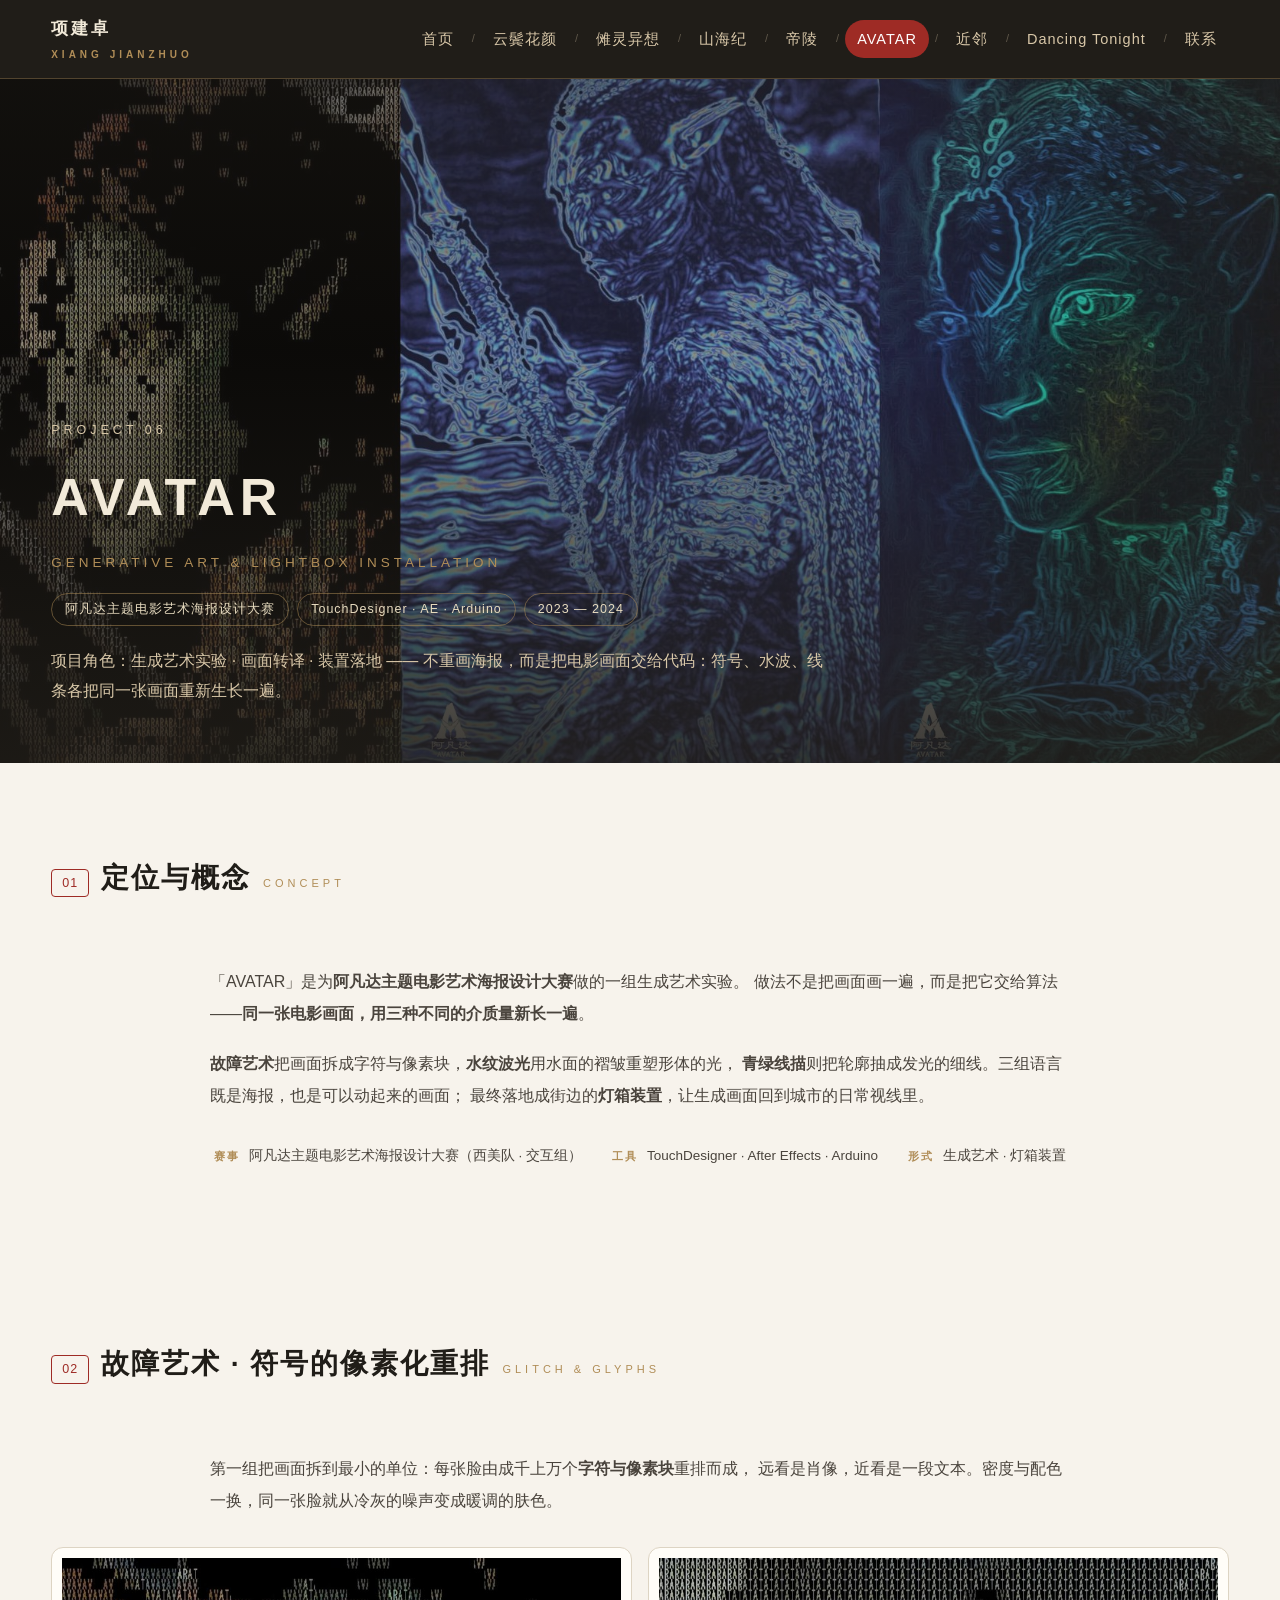
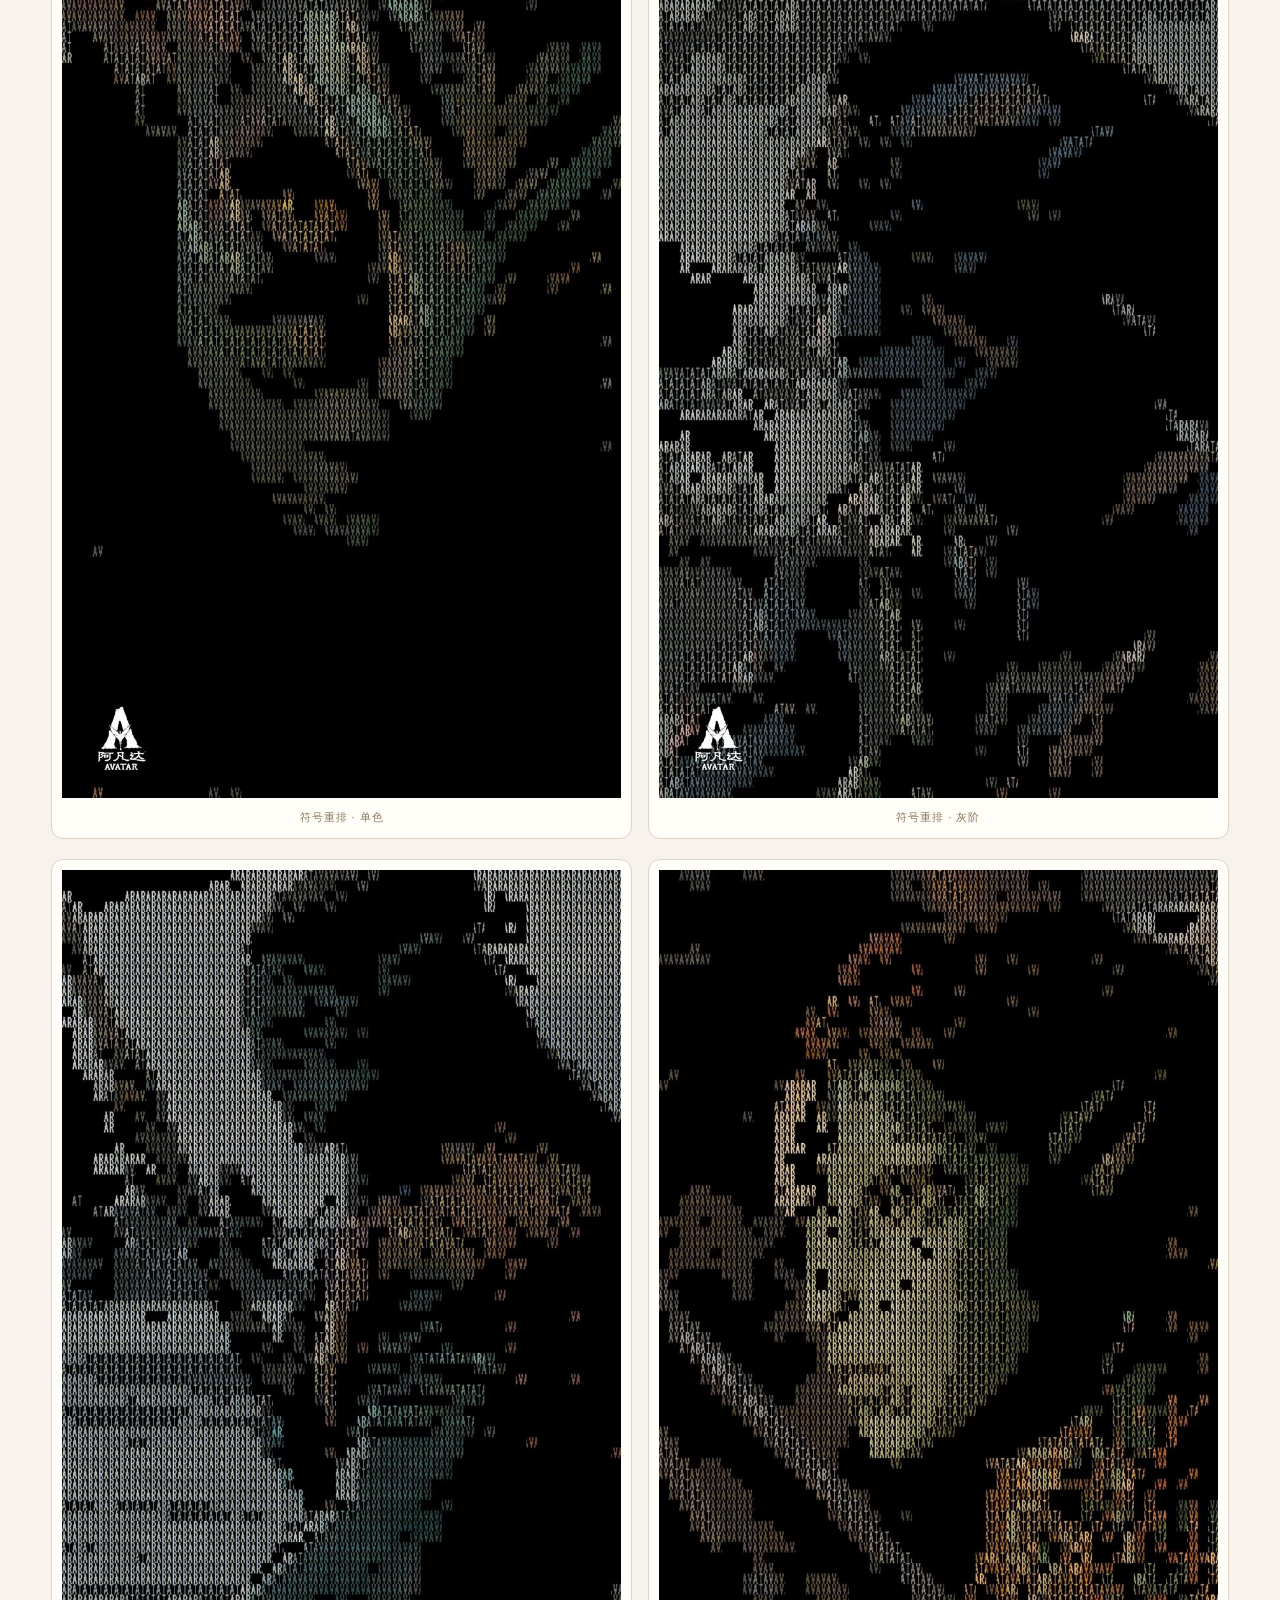
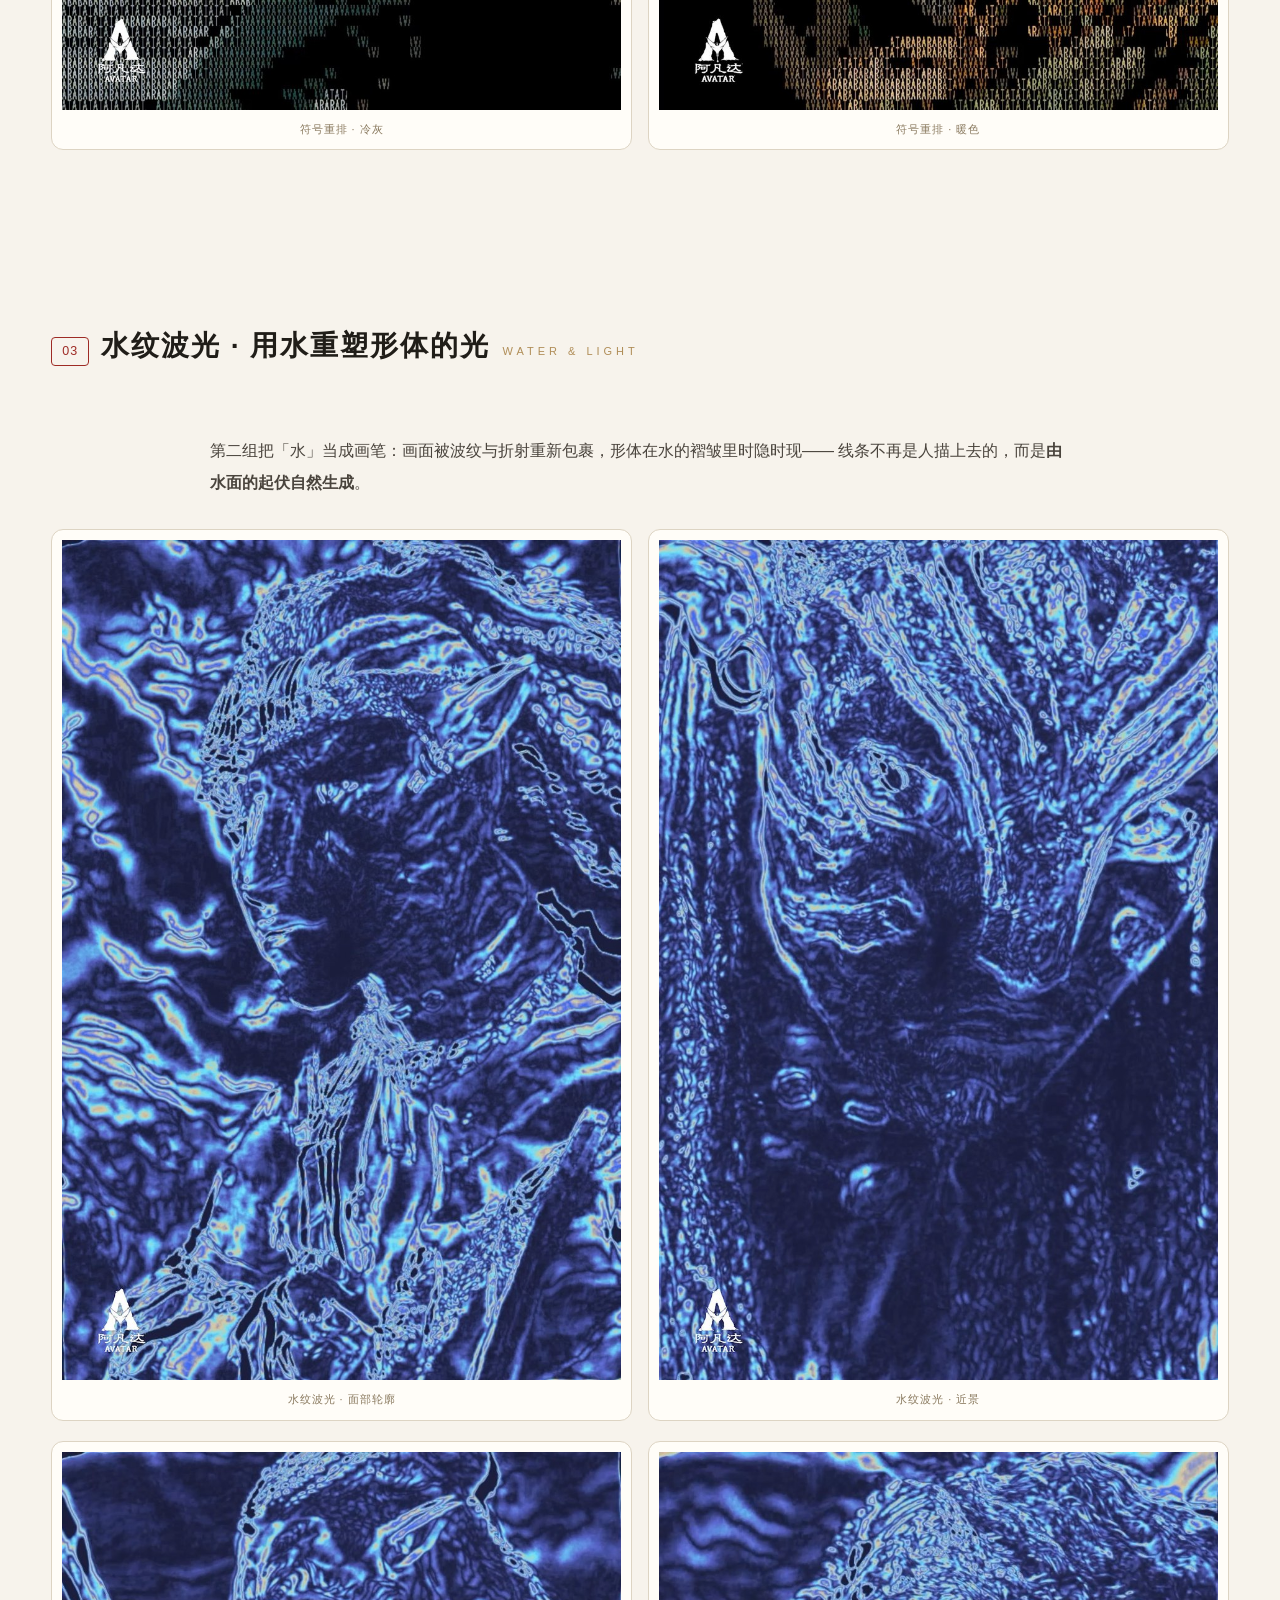
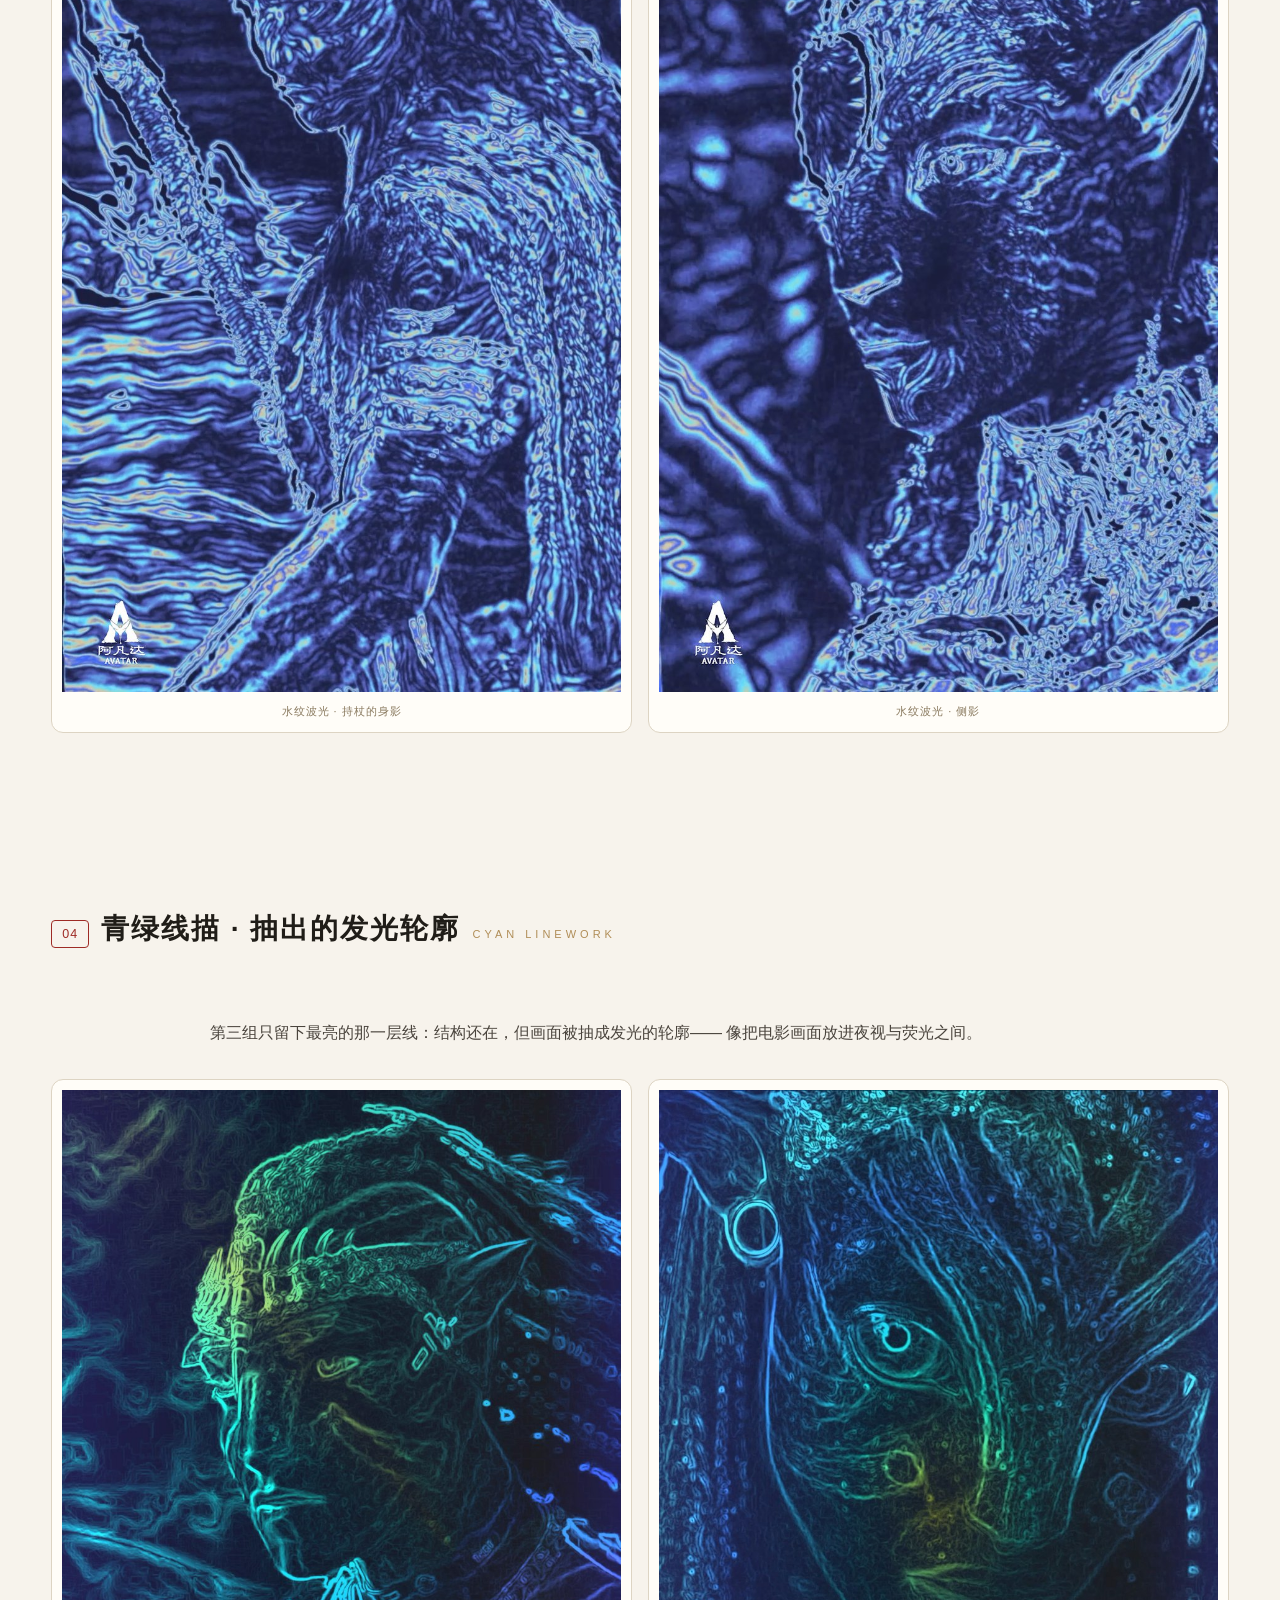
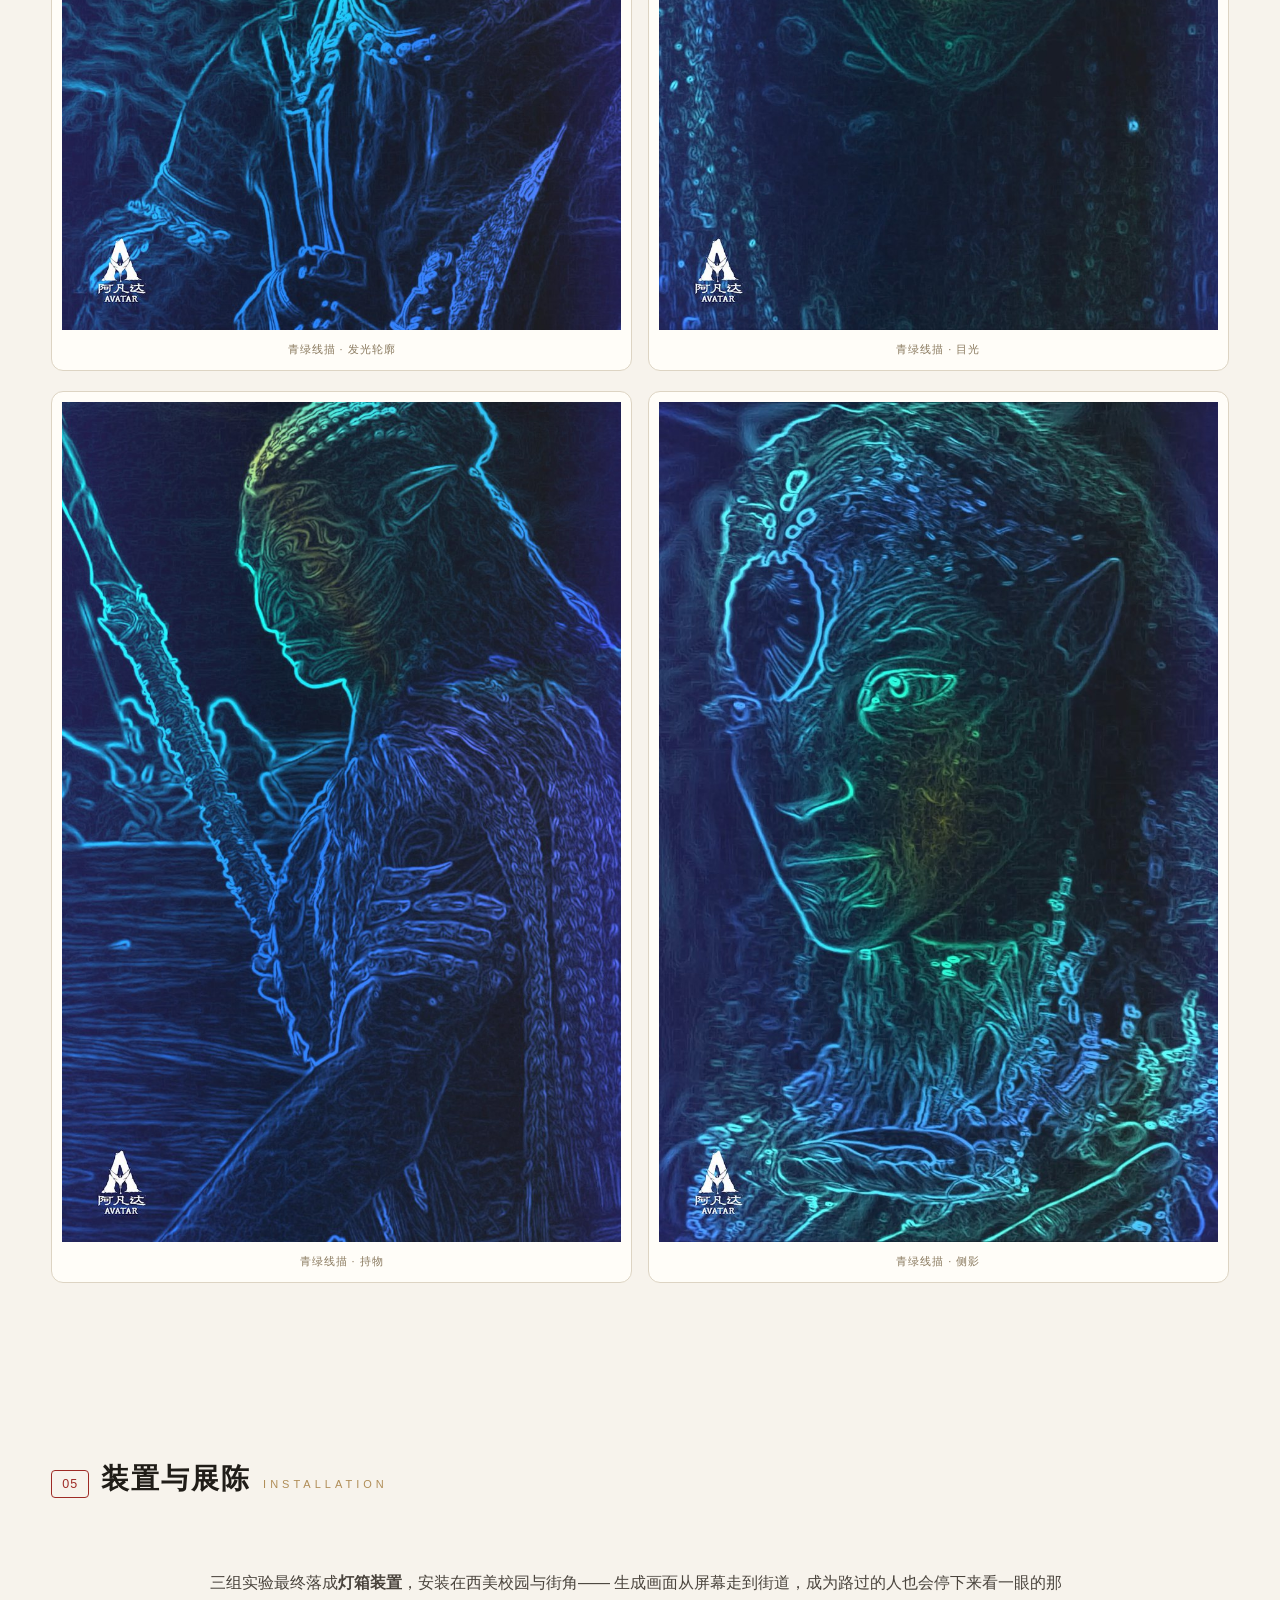
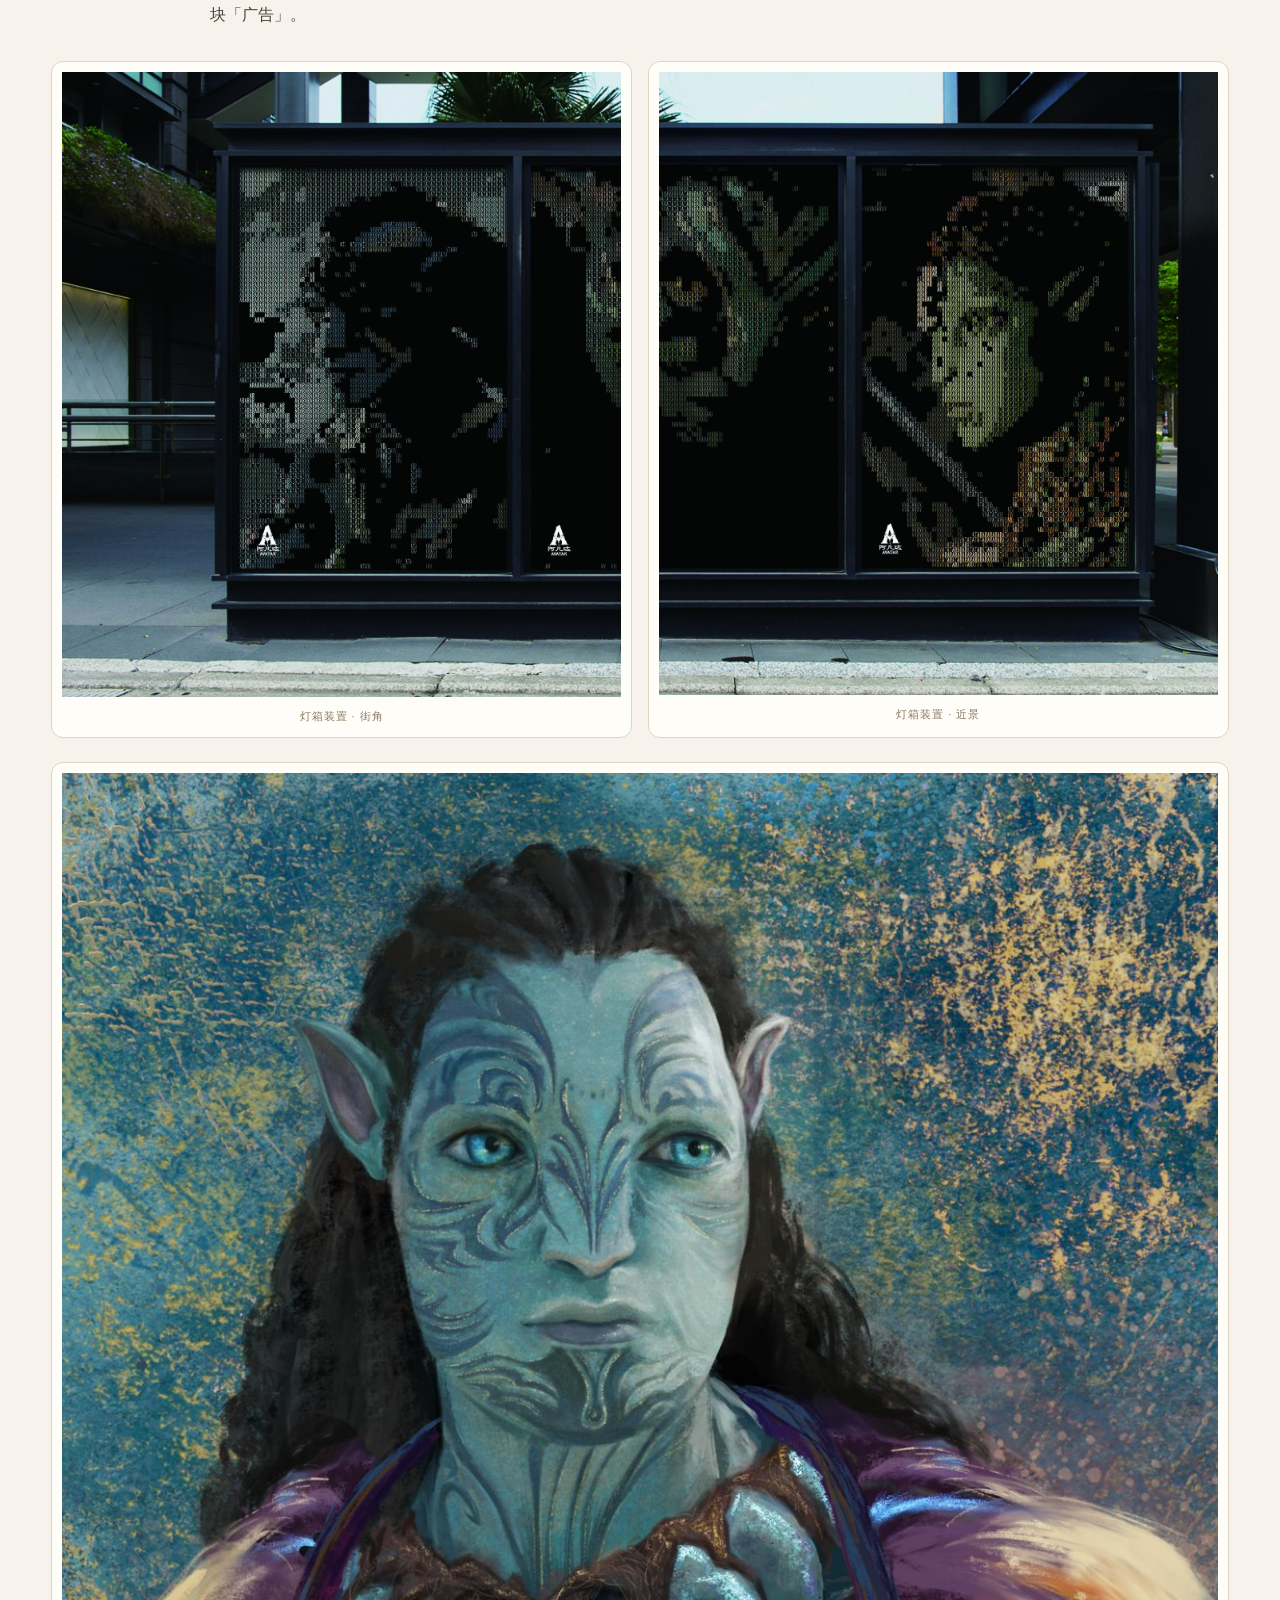
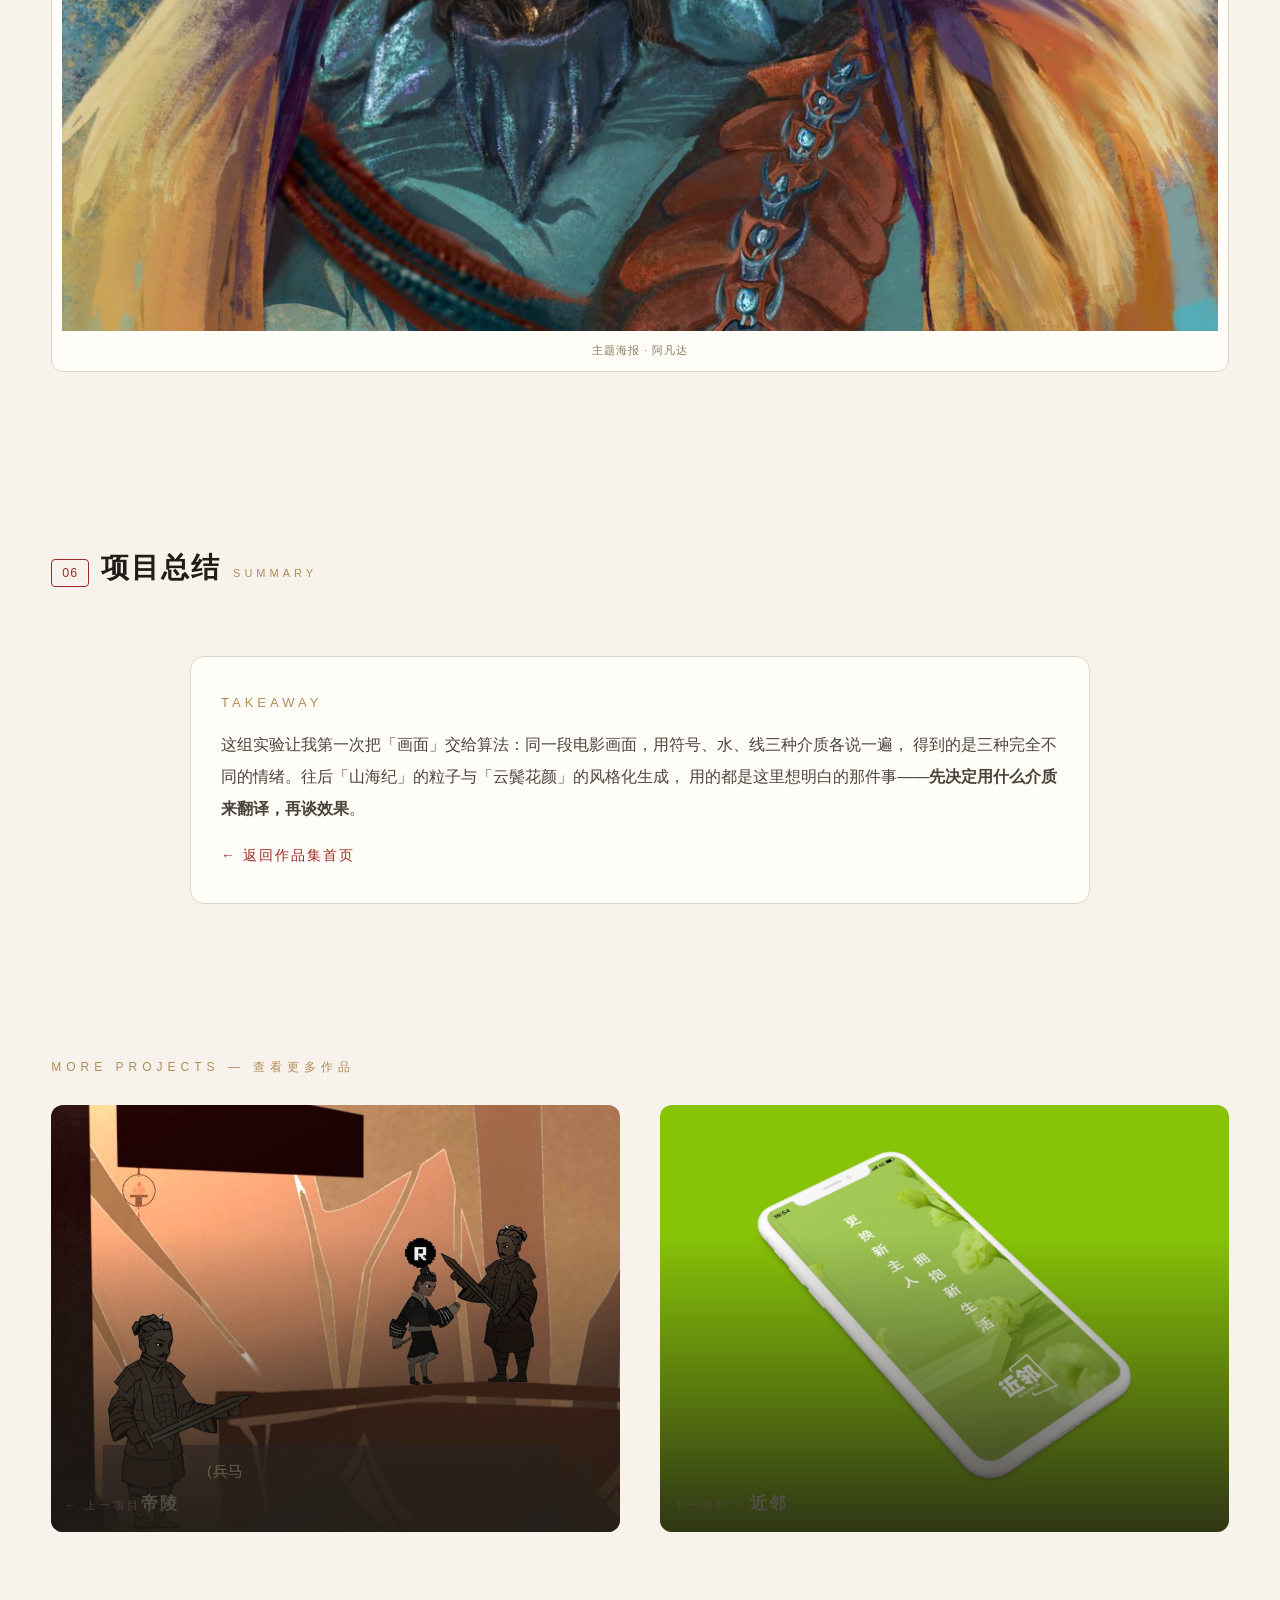
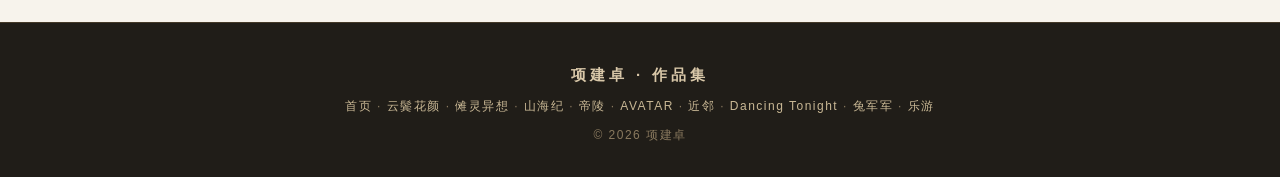
<file: avatar.html>
<!DOCTYPE html>
<html lang="zh-CN">
<head>
<meta charset="UTF-8">
<meta name="viewport" content="width=device-width, initial-scale=1.0">
<title>AVATAR · 生成艺术与灯箱装置 — 项建卓作品集</title>
<meta name="description" content="AVATAR — 阿凡达主题电影艺术海报设计大赛的生成艺术实验：把电影画面用符号像素、水纹波光与青绿线描三组语言重新生长，并落地为灯箱装置（TouchDesigner / AE / Arduino）。">
<link rel="icon" href="data:image/svg+xml,%3Csvg xmlns='http://www.w3.org/2000/svg' viewBox='0 0 32 32'%3E%3Crect width='32' height='32' rx='6' fill='%239e2b25'/%3E%3Ctext x='16' y='23' font-size='19' text-anchor='middle' fill='%23f2ead9'%3E汉%3C/text%3E%3C/svg%3E">
<link rel="stylesheet" href="assets/css/style.css?v=20260922">
</head>
<body data-page="avatar">

<header class="site-header">
  <div class="container">
    <a class="logo" href="index.html">项建卓<small>XIANG JIANZHUO</small></a>
    <nav class="nav">
      <a href="index.html" data-slug="home">首页</a>
      <span class="sep">/</span>
      <a href="hantang.html" data-slug="hantang">云鬓花颜</a>
      <span class="sep">/</span>
      <a href="nuoling.html" data-slug="nuoling">傩灵异想</a>
      <span class="sep">/</span>
      <a href="shanhaiji.html" data-slug="shanhaiji">山海纪</a>
      <span class="sep">/</span>
      <a href="diling.html" data-slug="diling">帝陵</a>
      <span class="sep">/</span>
      <a href="avatar.html" data-slug="avatar">AVATAR</a>
      <span class="sep">/</span>
      <a href="jinlin.html" data-slug="jinlin">近邻</a>
      <span class="sep">/</span>
      <a href="dancing.html" data-slug="dancing">Dancing Tonight</a>
      <span class="sep">/</span>
      <a href="index.html#contact">联系</a>
    </nav>
    <button class="menu-btn" aria-label="菜单">菜单 ☰</button>
  </div>
</header>

<!-- ===================== 主视觉 ===================== -->
<div class="dcover">
  <div class="dimg"><img src="assets/avatar/cover.jpg" alt="AVATAR 三组生成艺术：符号像素 / 水纹波光 / 青绿线描"></div>
  <div class="dhead">
    <div class="kick">PROJECT 06</div>
    <h1>AVATAR</h1>
    <div class="en3">Generative Art &amp; Lightbox Installation</div>
    <div class="dmeta">
      <span>阿凡达主题电影艺术海报设计大赛</span>
      <span>TouchDesigner · AE · Arduino</span>
      <span>2023 — 2024</span>
    </div>
    <p class="drole">
      项目角色：生成艺术实验 · 画面转译 · 装置落地
      —— 不重画海报，而是把电影画面交给代码：符号、水波、线条各把同一张画面重新生长一遍。
    </p>
  </div>
</div>

<!-- ===================== 01 定位与概念 ===================== -->
<section class="dsec">
  <div class="container">
    <div class="dsec-head" data-reveal>
      <span class="k">01</span>
      <h3>定位与概念</h3>
      <span class="k-en">Concept</span>
    </div>
    <div class="dbody" data-reveal>
      <p>
        「AVATAR」是为<b>阿凡达主题电影艺术海报设计大赛</b>做的一组生成艺术实验。
        做法不是把画面画一遍，而是把它交给算法——<b>同一张电影画面，用三种不同的介质量新长一遍</b>。
      </p>
      <p>
        <b>故障艺术</b>把画面拆成字符与像素块，<b>水纹波光</b>用水面的褶皱重塑形体的光，
        <b>青绿线描</b>则把轮廓抽成发光的细线。三组语言既是海报，也是可以动起来的画面；
        最终落地成街边的<b>灯箱装置</b>，让生成画面回到城市的日常视线里。
      </p>
    </div>
    <div class="meta-row" data-reveal>
      <div><b>赛事</b>阿凡达主题电影艺术海报设计大赛（西美队 · 交互组）</div>
      <div><b>工具</b>TouchDesigner · After Effects · Arduino</div>
      <div><b>形式</b>生成艺术 · 灯箱装置</div>
    </div>
  </div>
</section>

<!-- ===================== 02 故障艺术 ===================== -->
<section class="dsec">
  <div class="container">
    <div class="dsec-head" data-reveal>
      <span class="k">02</span>
      <h3>故障艺术 · 符号的像素化重排</h3>
      <span class="k-en">Glitch &amp; Glyphs</span>
    </div>
    <div class="dbody" data-reveal>
      <p>
        第一组把画面拆到最小的单位：每张脸由成千上万个<b>字符与像素块</b>重排而成，
        远看是肖像，近看是一段文本。密度与配色一换，同一张脸就从冷灰的噪声变成暖调的肤色。
      </p>
    </div>
    <div class="gallery gallery-half" style="margin-top:30px" data-reveal>
      <figure class="g-item">
        <img src="assets/avatar/fault-1.jpg" alt="故障艺术 符号重排 单色" loading="lazy">
        <figcaption class="g-cap">符号重排 · 单色</figcaption>
      </figure>
      <figure class="g-item">
        <img src="assets/avatar/fault-2.jpg" alt="故障艺术 符号重排 灰阶" loading="lazy">
        <figcaption class="g-cap">符号重排 · 灰阶</figcaption>
      </figure>
    </div>
    <div class="gallery gallery-half" style="margin-top:20px" data-reveal>
      <figure class="g-item">
        <img src="assets/avatar/fault-3.jpg" alt="故障艺术 符号重排 冷灰" loading="lazy">
        <figcaption class="g-cap">符号重排 · 冷灰</figcaption>
      </figure>
      <figure class="g-item">
        <img src="assets/avatar/fault-4.jpg" alt="故障艺术 符号重排 暖色" loading="lazy">
        <figcaption class="g-cap">符号重排 · 暖色</figcaption>
      </figure>
    </div>
  </div>
</section>

<!-- ===================== 03 水纹波光 ===================== -->
<section class="dsec">
  <div class="container">
    <div class="dsec-head" data-reveal>
      <span class="k">03</span>
      <h3>水纹波光 · 用水重塑形体的光</h3>
      <span class="k-en">Water &amp; Light</span>
    </div>
    <div class="dbody" data-reveal>
      <p>
        第二组把「水」当成画笔：画面被波纹与折射重新包裹，形体在水的褶皱里时隐时现——
        线条不再是人描上去的，而是<b>由水面的起伏自然生成</b>。
      </p>
    </div>
    <div class="gallery gallery-half" style="margin-top:30px" data-reveal>
      <figure class="g-item">
        <img src="assets/avatar/water-1.jpg" alt="水纹波光 面部在水面浮现" loading="lazy">
        <figcaption class="g-cap">水纹波光 · 面部轮廓</figcaption>
      </figure>
      <figure class="g-item">
        <img src="assets/avatar/water-2.jpg" alt="水纹波光 近景" loading="lazy">
        <figcaption class="g-cap">水纹波光 · 近景</figcaption>
      </figure>
    </div>
    <div class="gallery gallery-half" style="margin-top:20px" data-reveal>
      <figure class="g-item">
        <img src="assets/avatar/water-3.jpg" alt="水纹波光 持杖的身影" loading="lazy">
        <figcaption class="g-cap">水纹波光 · 持杖的身影</figcaption>
      </figure>
      <figure class="g-item">
        <img src="assets/avatar/water-4.jpg" alt="水纹波光 侧光" loading="lazy">
        <figcaption class="g-cap">水纹波光 · 侧影</figcaption>
      </figure>
    </div>
  </div>
</section>

<!-- ===================== 04 青绿线描 ===================== -->
<section class="dsec">
  <div class="container">
    <div class="dsec-head" data-reveal>
      <span class="k">04</span>
      <h3>青绿线描 · 抽出的发光轮廓</h3>
      <span class="k-en">Cyan Linework</span>
    </div>
    <div class="dbody" data-reveal>
      <p>
        第三组只留下最亮的那一层线：结构还在，但画面被抽成发光的轮廓——
        像把电影画面放进夜视与荧光之间。
      </p>
    </div>
    <div class="gallery gallery-half" style="margin-top:30px" data-reveal>
      <figure class="g-item">
        <img src="assets/avatar/line-1.jpg" alt="青绿线描 发光轮廓" loading="lazy">
        <figcaption class="g-cap">青绿线描 · 发光轮廓</figcaption>
      </figure>
      <figure class="g-item">
        <img src="assets/avatar/line-2.jpg" alt="青绿线描 目光" loading="lazy">
        <figcaption class="g-cap">青绿线描 · 目光</figcaption>
      </figure>
    </div>
    <div class="gallery gallery-half" style="margin-top:20px" data-reveal>
      <figure class="g-item">
        <img src="assets/avatar/line-3.jpg" alt="青绿线描 持物" loading="lazy">
        <figcaption class="g-cap">青绿线描 · 持物</figcaption>
      </figure>
      <figure class="g-item">
        <img src="assets/avatar/line-4.jpg" alt="青绿线描 侧影" loading="lazy">
        <figcaption class="g-cap">青绿线描 · 侧影</figcaption>
      </figure>
    </div>
  </div>
</section>

<!-- ===================== 05 装置与展陈 ===================== -->
<section class="dsec">
  <div class="container">
    <div class="dsec-head" data-reveal>
      <span class="k">05</span>
      <h3>装置与展陈</h3>
      <span class="k-en">Installation</span>
    </div>
    <div class="dbody" data-reveal>
      <p>
        三组实验最终落成<b>灯箱装置</b>，安装在西美校园与街角——
        生成画面从屏幕走到街道，成为路过的人也会停下来看一眼的那块「广告」。
      </p>
    </div>
    <div class="gallery gallery-half" style="margin-top:30px" data-reveal>
      <figure class="g-item">
        <img src="assets/avatar/exhibit-1.jpg" alt="灯箱装置 街角" loading="lazy">
        <figcaption class="g-cap">灯箱装置 · 街角</figcaption>
      </figure>
      <figure class="g-item">
        <img src="assets/avatar/exhibit-2.jpg" alt="灯箱装置 近景" loading="lazy">
        <figcaption class="g-cap">灯箱装置 · 近景</figcaption>
      </figure>
    </div>
    <div class="gallery gallery-wide" style="margin-top:24px" data-reveal>
      <figure class="g-item">
        <img src="assets/avatar/poster.jpg" alt="AVATAR 主题海报" loading="lazy">
        <figcaption class="g-cap">主题海报 · 阿凡达</figcaption>
      </figure>
    </div>
  </div>
</section>

<!-- ===================== 06 项目总结 ===================== -->
<section class="dsec">
  <div class="container">
    <div class="dsec-head" data-reveal>
      <span class="k">06</span>
      <h3>项目总结</h3>
      <span class="k-en">Summary</span>
    </div>
    <div class="dsum" data-reveal>
      <div class="st">TAKEAWAY</div>
      <p>
        这组实验让我第一次把「画面」交给算法：同一段电影画面，用符号、水、线三种介质各说一遍，
        得到的是三种完全不同的情绪。往后「山海纪」的粒子与「云鬓花颜」的风格化生成，
        用的都是这里想明白的那件事——<b>先决定用什么介质来翻译，再谈效果</b>。
      </p>
      <a class="back" href="index.html">返回作品集首页</a>
    </div>
  </div>
</section>

<!-- ===================== 上一项目 / 下一项目 ===================== -->
<section class="pn">
  <div class="container">
    <div class="pn-head">More Projects — 查看更多作品</div>
    <div class="pn-grid">
      <a class="pn-card" href="diling.html">
        <img src="assets/diling/shot-3.jpg" alt="帝陵" loading="lazy">
        <div class="pl"><span class="dir">← 上一项目</span><span class="tt">帝陵</span></div>
      </a>
      <a class="pn-card" href="jinlin.html">
        <img src="assets/jinlin/cover.jpg" alt="近邻" loading="lazy">
        <div class="pl"><span class="dir">下一项目 →</span><span class="tt">近邻</span></div>
      </a>
    </div>
  </div>
</section>

<footer>
  <div class="container">
    <div class="f-logo">项建卓 · 作品集</div>
    <div class="f-line"><a href="index.html">首页</a> · <a href="hantang.html">云鬓花颜</a> · <a href="nuoling.html">傩灵异想</a> · <a href="shanhaiji.html">山海纪</a> · <a href="diling.html">帝陵</a> · <a href="avatar.html">AVATAR</a> · <a href="jinlin.html">近邻</a> · <a href="dancing.html">Dancing Tonight</a> · <a href="tujunjun.html">兔军军</a> · <a href="leyou.html">乐游</a></div>
    <div class="f-line">© 2026 项建卓</div>
  </div>
</footer>

<button class="back-top" aria-label="返回顶部">↑</button>
<script src="assets/js/main.js?v=20260922"></script>
</body>
</html>
</file>
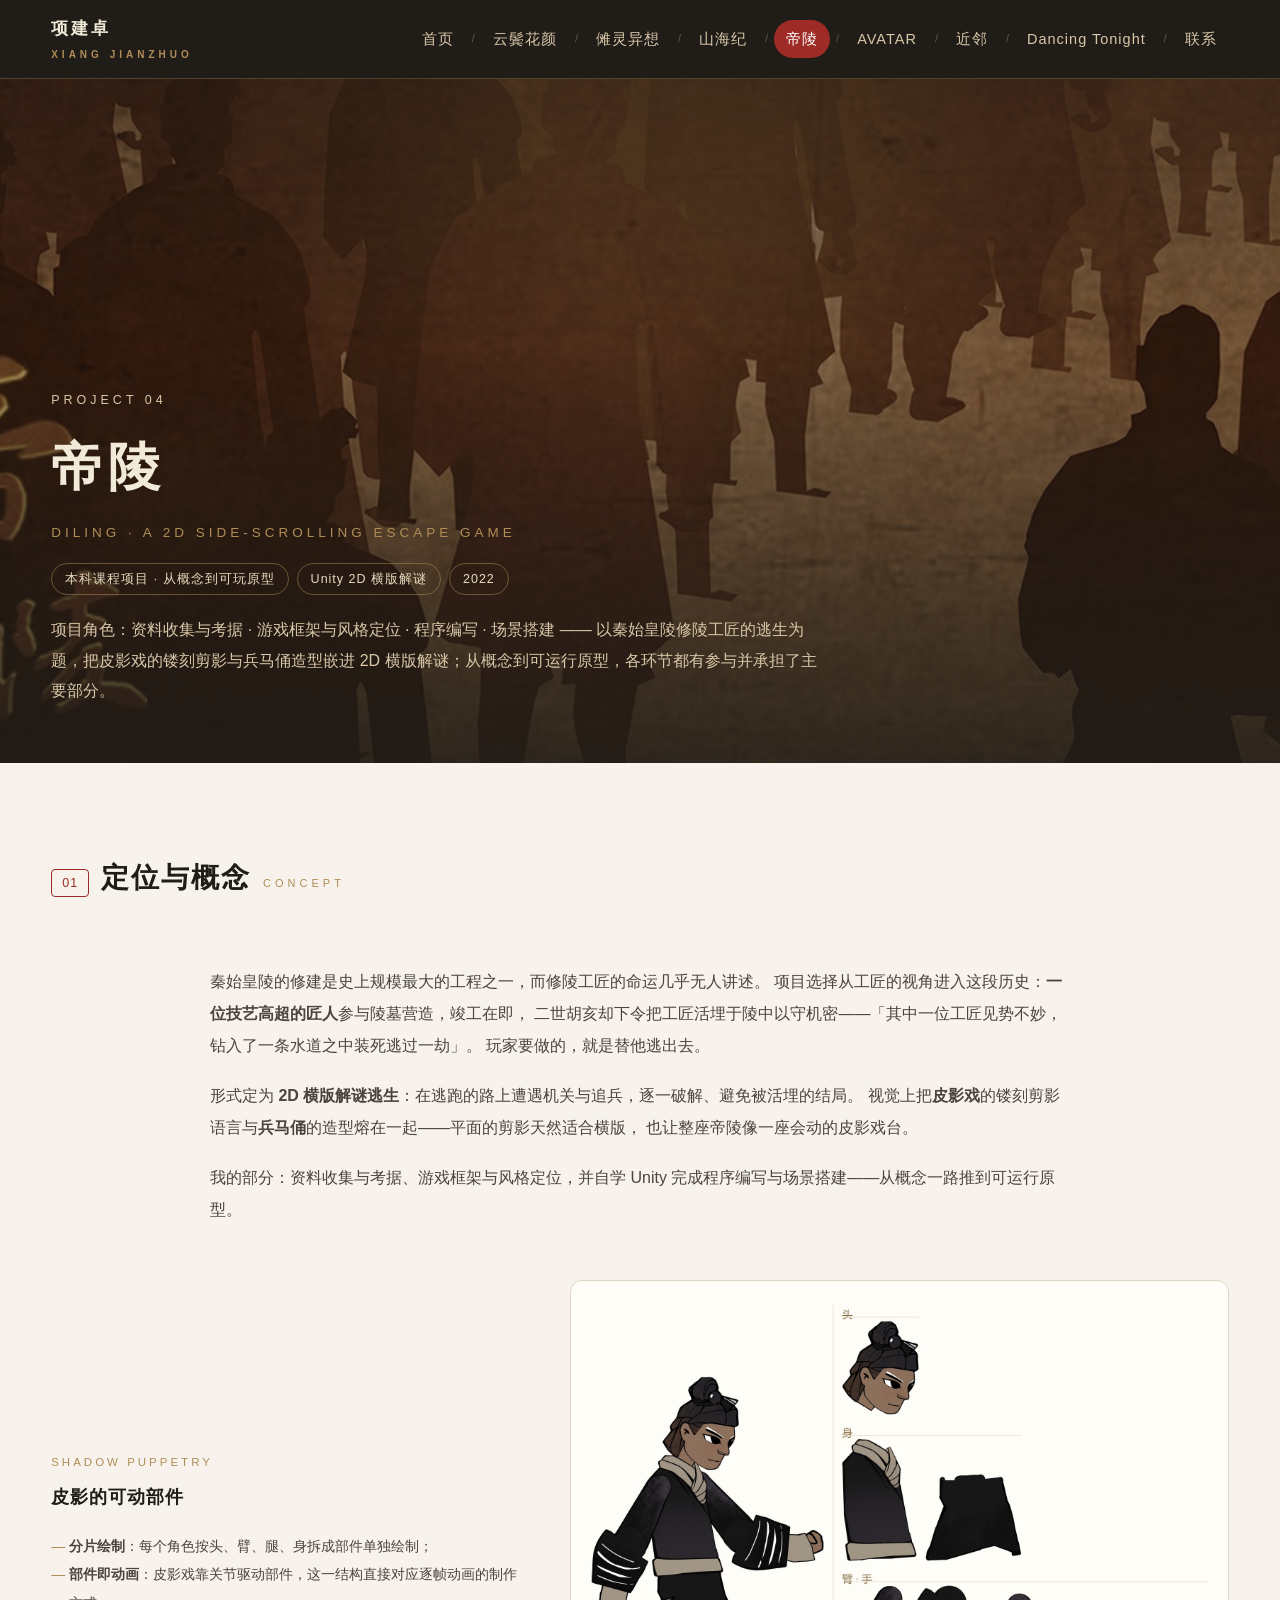
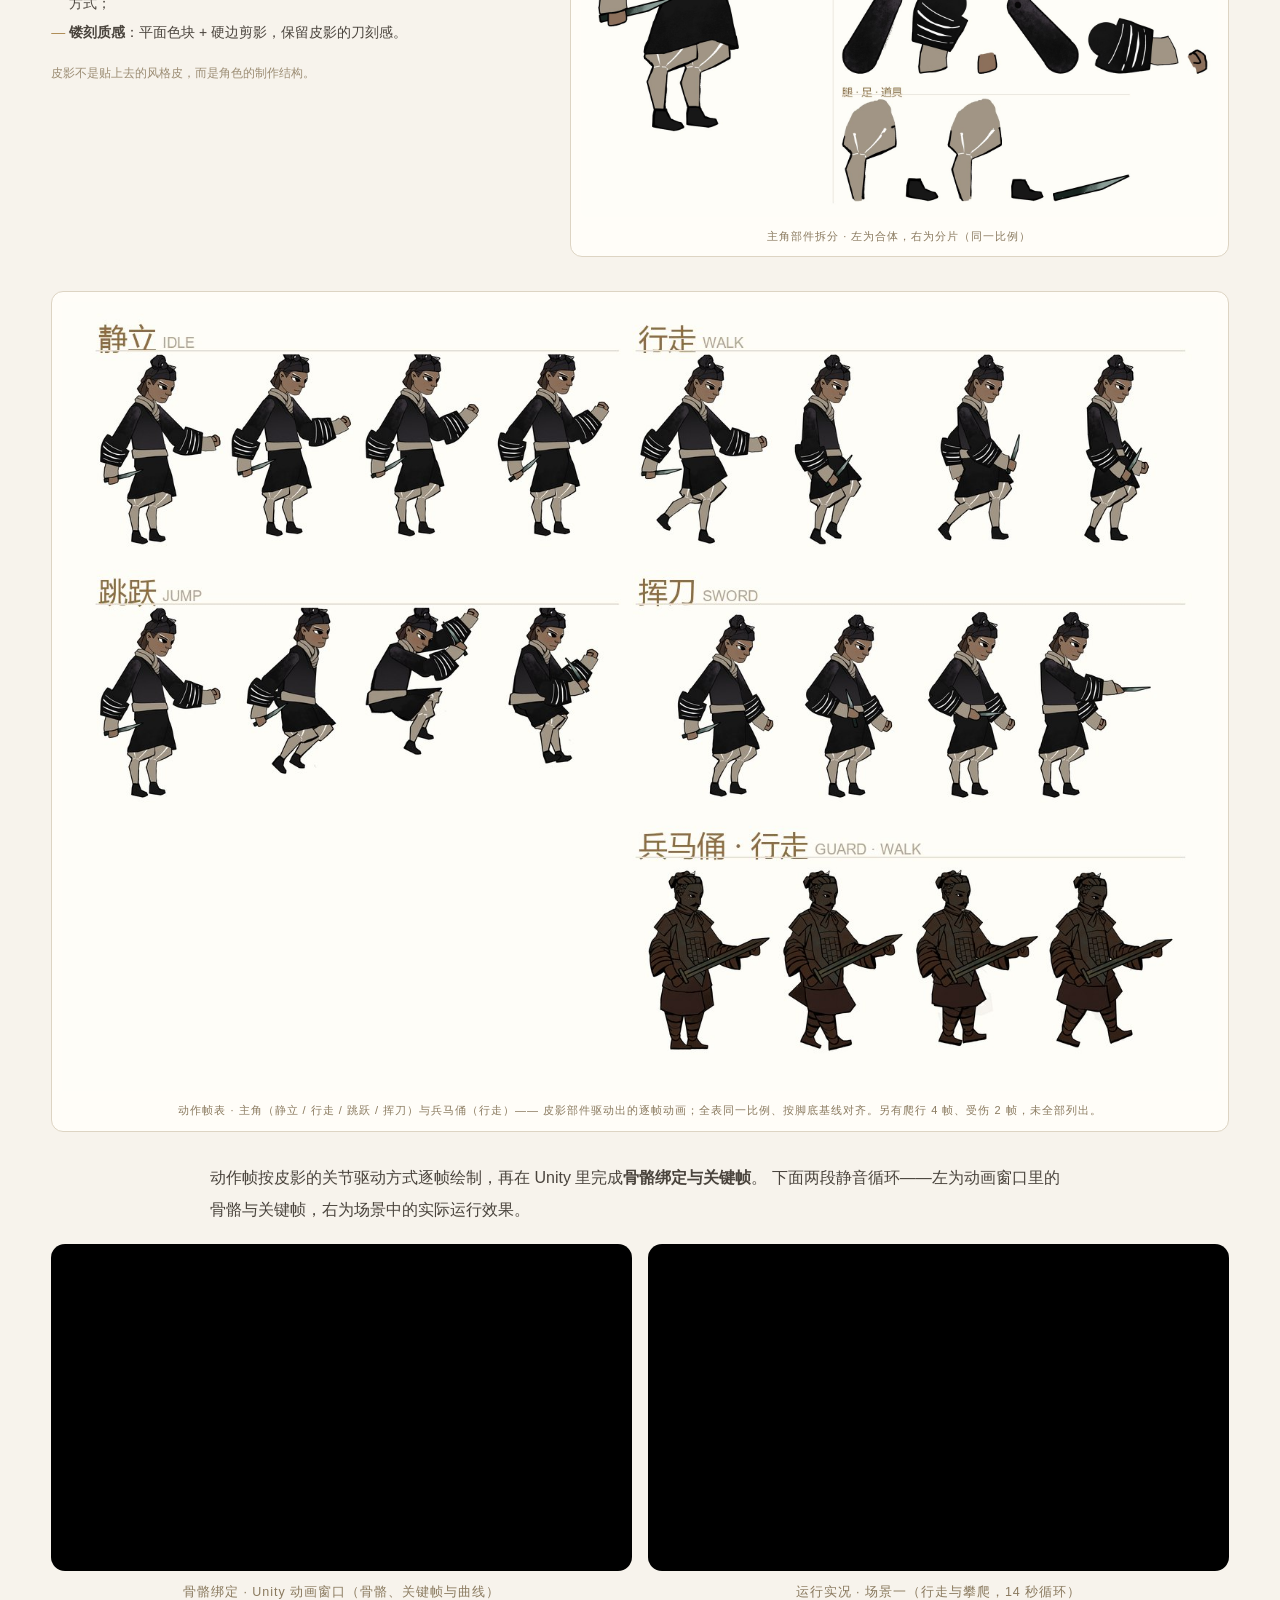
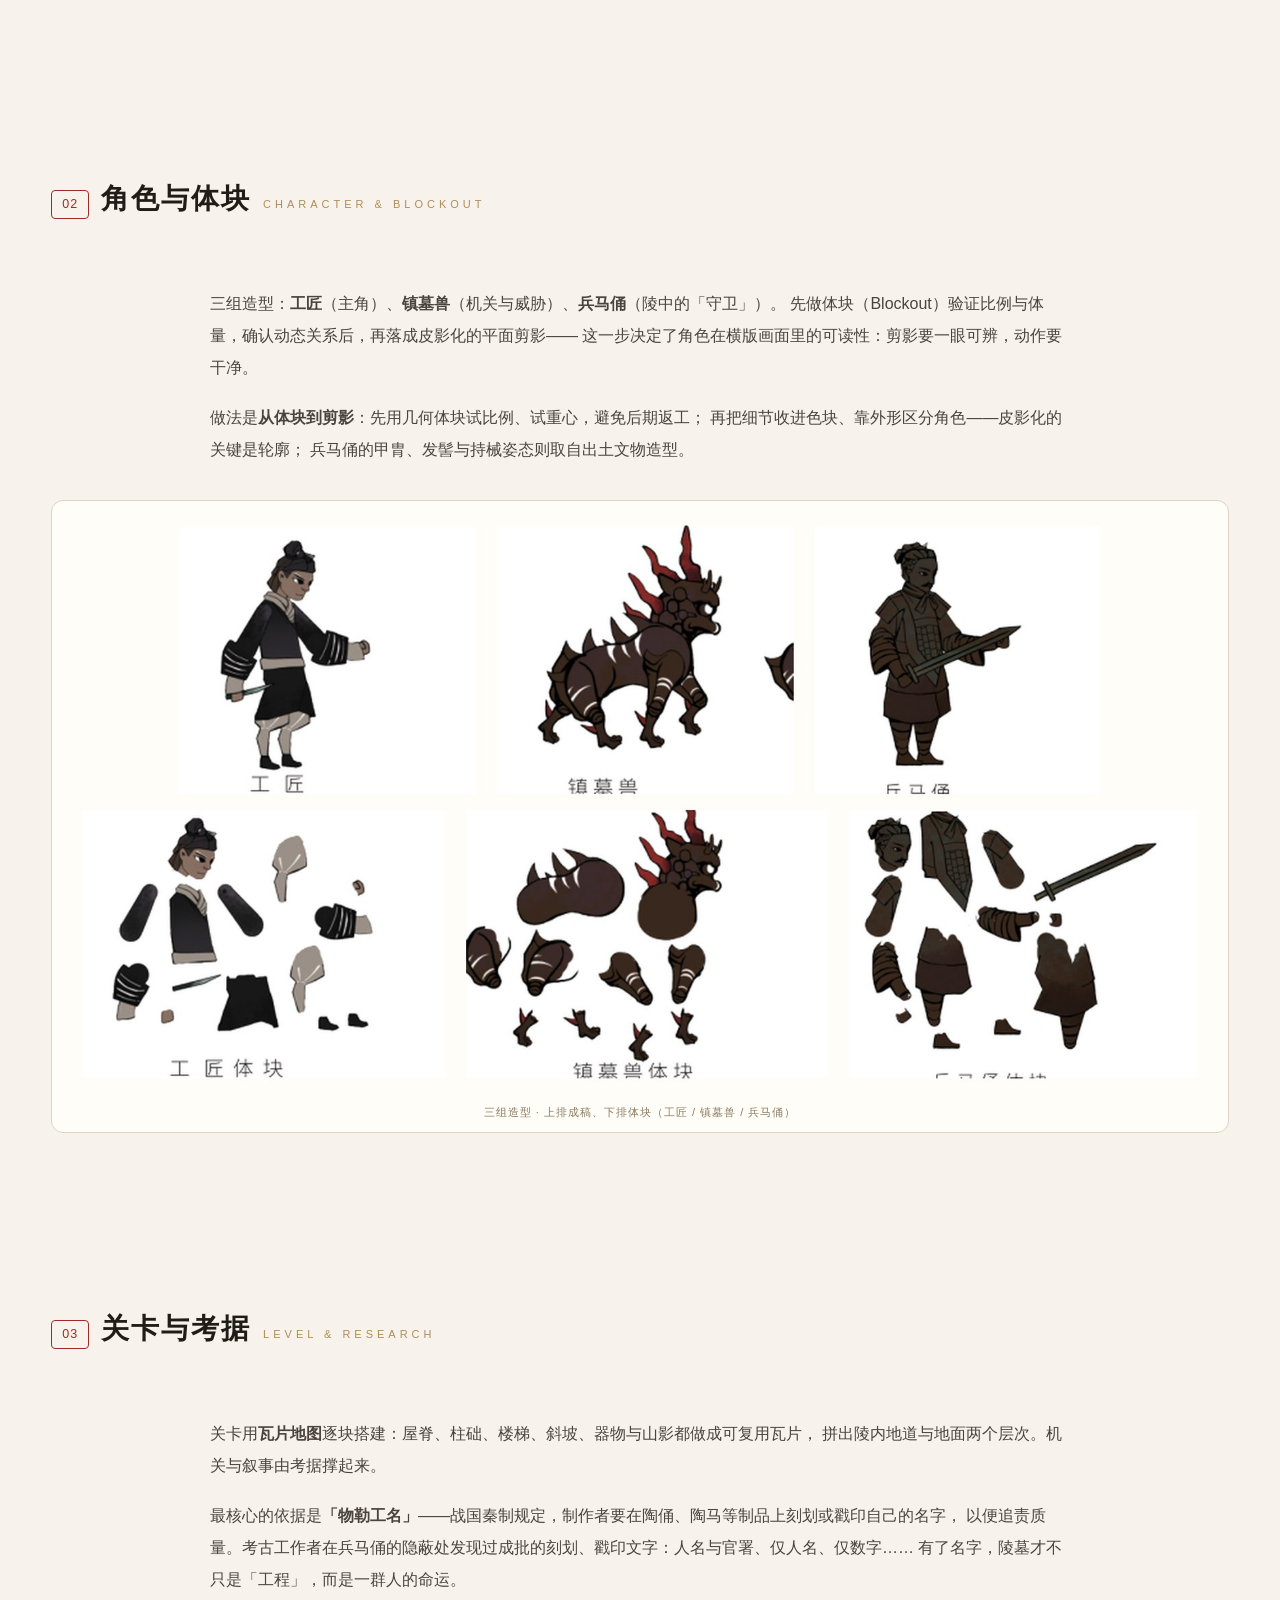
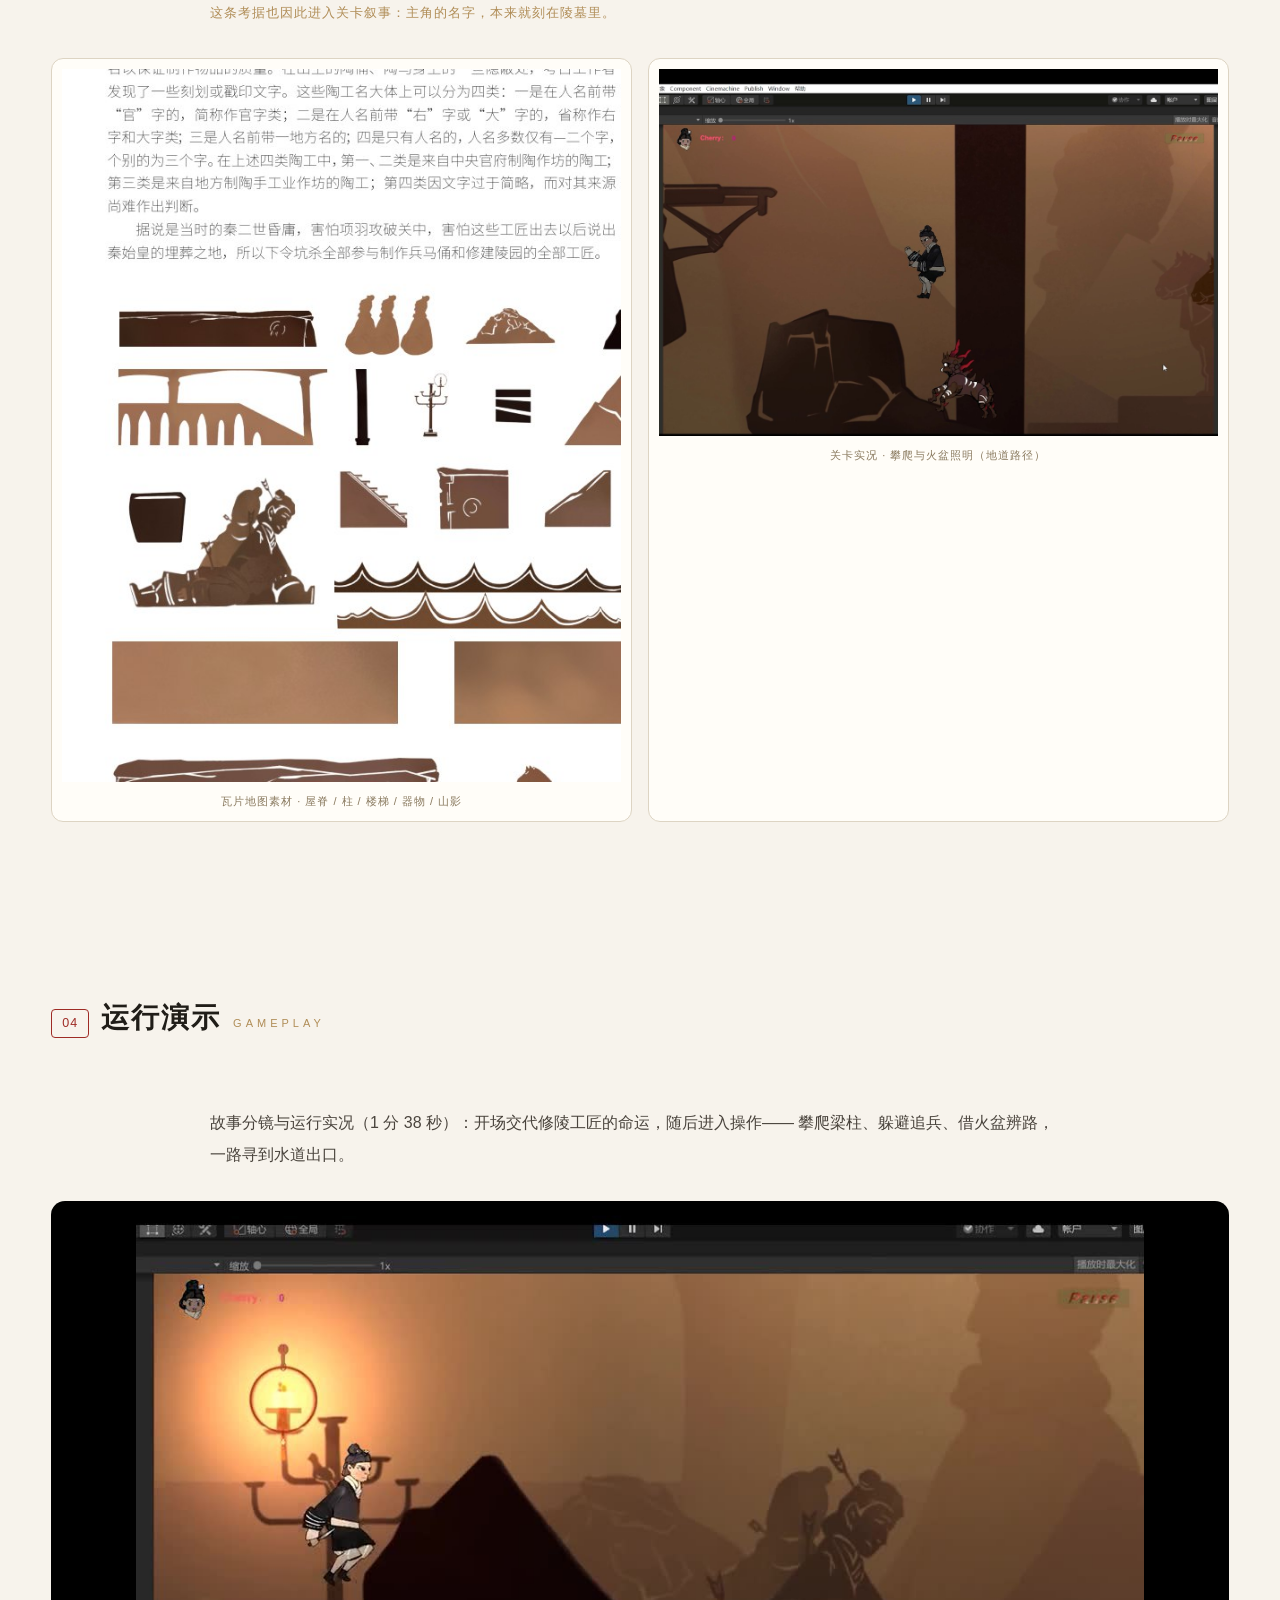
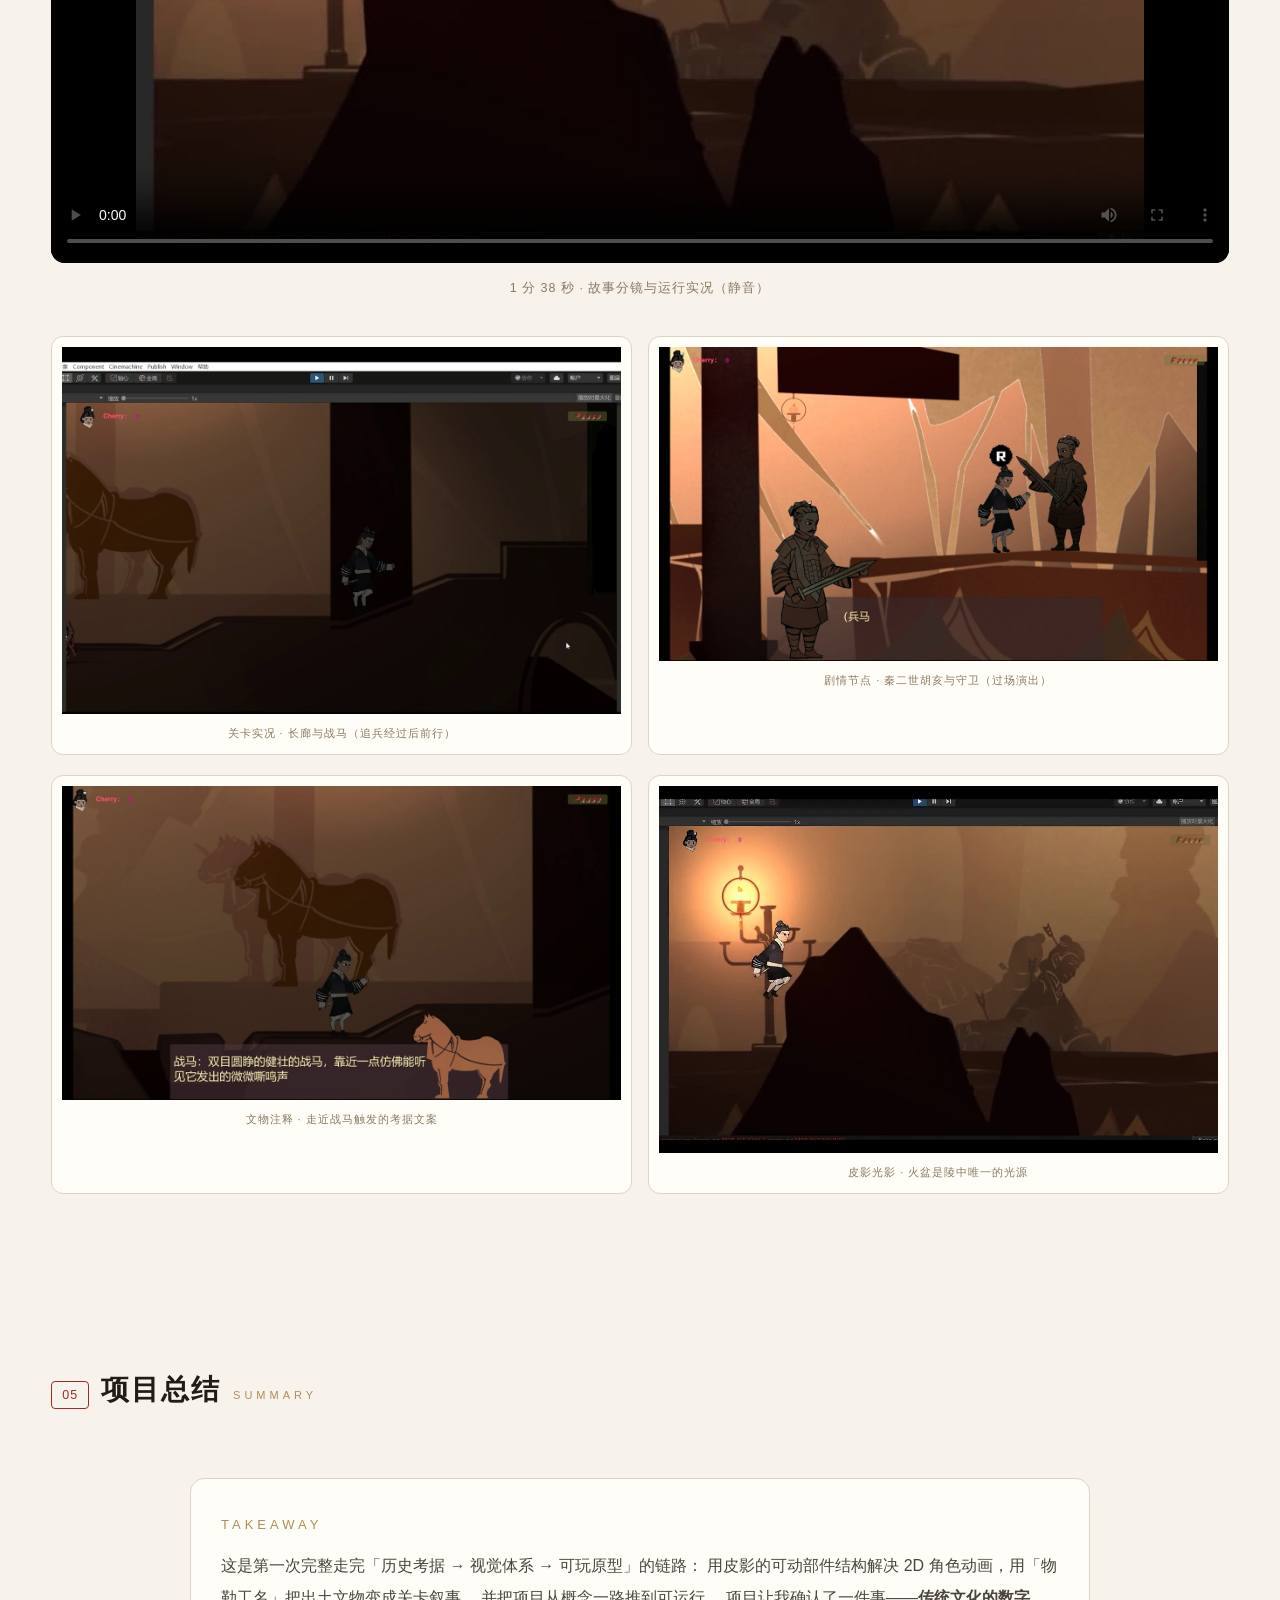
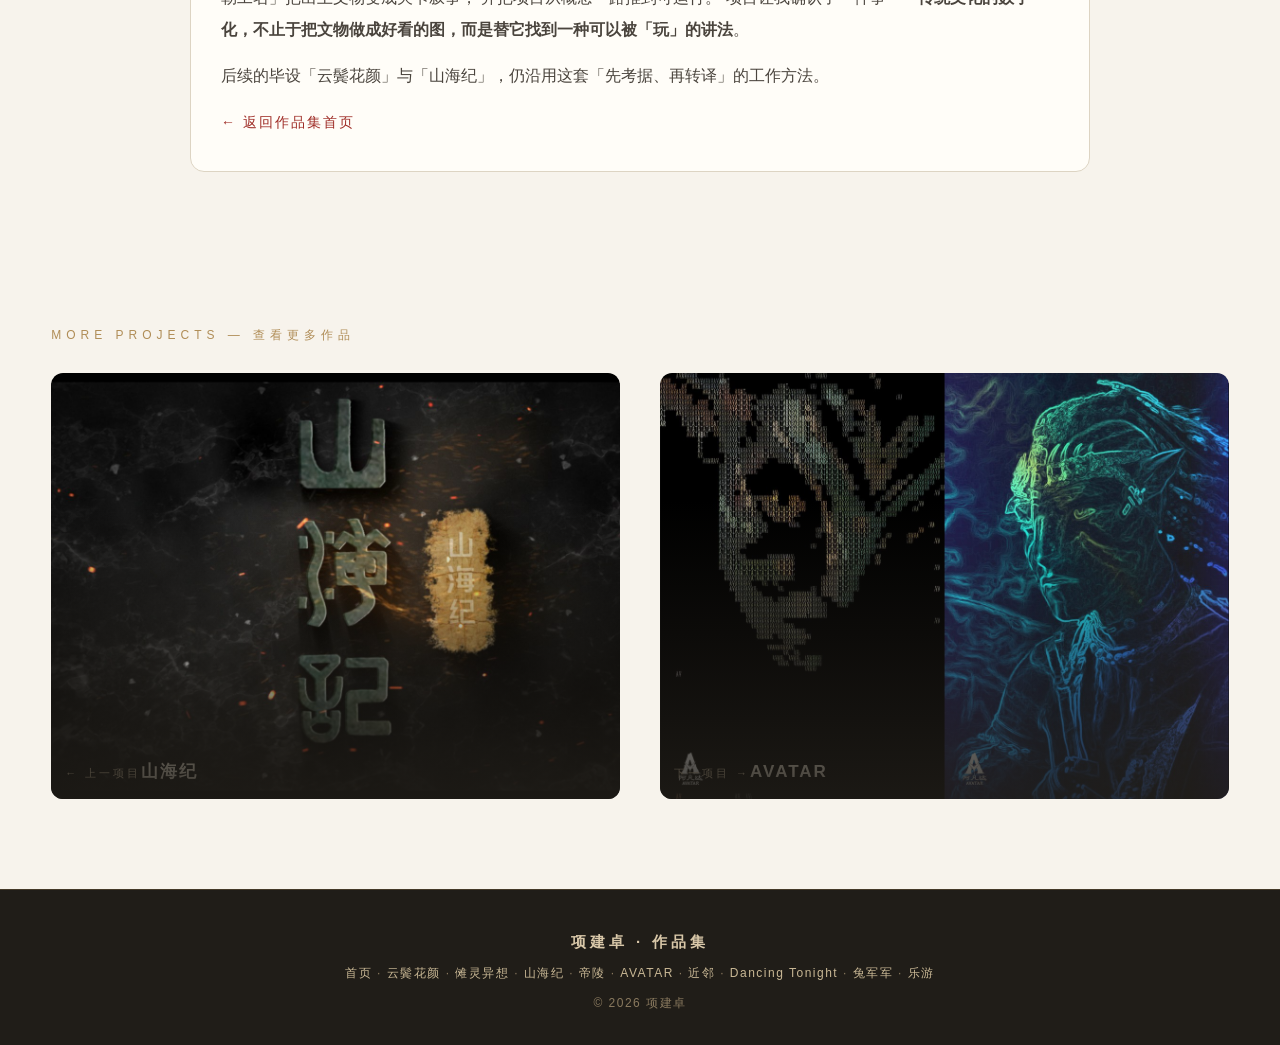
<file: diling.html>
<!DOCTYPE html>
<html lang="zh-CN">
<head>
<meta charset="UTF-8">
<meta name="viewport" content="width=device-width, initial-scale=1.0">
<title>帝陵 · 秦陵逃生解谜游戏 — 项建卓作品集</title>
<meta name="description" content="帝陵 — 以秦始皇陵修陵工匠逃生为题的 2D 横版解谜游戏（本科课程项目）：皮影戏镂刻剪影 × 兵马俑造型，Unity 开发，「物勒工名」考据入题。">
<link rel="icon" href="data:image/svg+xml,%3Csvg xmlns='http://www.w3.org/2000/svg' viewBox='0 0 32 32'%3E%3Crect width='32' height='32' rx='6' fill='%239e2b25'/%3E%3Ctext x='16' y='23' font-size='19' text-anchor='middle' fill='%23f2ead9'%3E汉%3C/text%3E%3C/svg%3E">
<link rel="stylesheet" href="assets/css/style.css?v=20260922">
</head>
<body data-page="diling">

<header class="site-header">
  <div class="container">
    <a class="logo" href="index.html">项建卓<small>XIANG JIANZHUO</small></a>
    <nav class="nav">
      <a href="index.html" data-slug="home">首页</a>
      <span class="sep">/</span>
      <a href="hantang.html" data-slug="hantang">云鬓花颜</a>
      <span class="sep">/</span>
      <a href="nuoling.html" data-slug="nuoling">傩灵异想</a>
      <span class="sep">/</span>
      <a href="shanhaiji.html" data-slug="shanhaiji">山海纪</a>
      <span class="sep">/</span>
      <a href="diling.html" data-slug="diling">帝陵</a>
      <span class="sep">/</span>
      <a href="avatar.html" data-slug="avatar">AVATAR</a>
      <span class="sep">/</span>
      <a href="jinlin.html" data-slug="jinlin">近邻</a>
      <span class="sep">/</span>
      <a href="dancing.html" data-slug="dancing">Dancing Tonight</a>
      <span class="sep">/</span>
      <a href="index.html#contact">联系</a>
    </nav>
    <button class="menu-btn" aria-label="菜单">菜单 ☰</button>
  </div>
</header>

<!-- ===================== 主视觉 ===================== -->
<div class="dcover">
  <div class="dimg"><img src="assets/diling/cover.jpg?v=20260922" alt="帝陵 标题卡：修陵工匠群像"></div>
  <div class="dhead">
    <div class="kick">PROJECT 04</div>
    <h1>帝陵</h1>
    <div class="en3">Diling · A 2D Side-scrolling Escape Game</div>
    <div class="dmeta">
      <span>本科课程项目 · 从概念到可玩原型</span>
      <span>Unity 2D 横版解谜</span>
      <span>2022</span>
    </div>
    <p class="drole">
      项目角色：资料收集与考据 · 游戏框架与风格定位 · 程序编写 · 场景搭建
      —— 以秦始皇陵修陵工匠的逃生为题，把皮影戏的镂刻剪影与兵马俑造型嵌进 2D 横版解谜；从概念到可运行原型，各环节都有参与并承担了主要部分。
    </p>
  </div>
</div>

<!-- ===================== 01 定位与概念 ===================== -->
<section class="dsec">
  <div class="container">
    <div class="dsec-head" data-reveal>
      <span class="k">01</span>
      <h3>定位与概念</h3>
      <span class="k-en">Concept</span>
    </div>
    <div class="dbody" data-reveal>
      <p>
        秦始皇陵的修建是史上规模最大的工程之一，而修陵工匠的命运几乎无人讲述。
        项目选择从工匠的视角进入这段历史：<b>一位技艺高超的匠人</b>参与陵墓营造，竣工在即，
        二世胡亥却下令把工匠活埋于陵中以守机密——「其中一位工匠见势不妙，钻入了一条水道之中装死逃过一劫」。
        玩家要做的，就是替他逃出去。
      </p>
      <p>
        形式定为 <b>2D 横版解谜逃生</b>：在逃跑的路上遭遇机关与追兵，逐一破解、避免被活埋的结局。
        视觉上把<b>皮影戏</b>的镂刻剪影语言与<b>兵马俑</b>的造型熔在一起——平面的剪影天然适合横版，
        也让整座帝陵像一座会动的皮影戏台。
      </p>
      <p class="note">我的部分：资料收集与考据、游戏框架与风格定位，并自学 Unity 完成程序编写与场景搭建——从概念一路推到可运行原型。</p>
    </div>

    <div class="duo" data-reveal style="margin-top:6vh">
      <div class="duo-txt">
        <div class="dsub">Shadow Puppetry</div>
        <h4>皮影的可动部件</h4>
        <ul>
          <li><b>分片绘制</b>：每个角色按头、臂、腿、身拆成部件单独绘制；</li>
          <li><b>部件即动画</b>：皮影戏靠关节驱动部件，这一结构直接对应逐帧动画的制作方式；</li>
          <li><b>镂刻质感</b>：平面色块 + 硬边剪影，保留皮影的刀刻感。</li>
        </ul>
        <p class="note">皮影不是贴上去的风格皮，而是角色的制作结构。</p>
      </div>
      <figure>
        <img src="assets/diling/piying-parts.jpg?v=20260922" alt="主角部件拆分：左为合体，右为头 / 身 / 臂 · 手 / 腿 · 足 / 道具分片">
        <figcaption>主角部件拆分 · 左为合体，右为分片（同一比例）</figcaption>
      </figure>
    </div>

    <div class="gallery gallery-wide" style="margin-top:34px" data-reveal>
      <figure class="g-item">
        <img src="assets/diling/actions.jpg?v=20260922b" alt="动作帧表：主角 静立 / 行走 / 跳跃 / 挥刀，兵马俑 行走" loading="lazy">
        <figcaption class="g-cap">动作帧表 · 主角（静立 / 行走 / 跳跃 / 挥刀）与兵马俑（行走）—— 皮影部件驱动出的逐帧动画；全表同一比例、按脚底基线对齐。另有爬行 4 帧、受伤 2 帧，未全部列出。</figcaption>
      </figure>
    </div>

    <div class="dbody" data-reveal style="margin-top:30px">
      <p>
        动作帧按皮影的关节驱动方式逐帧绘制，再在 Unity 里完成<b>骨骼绑定与关键帧</b>。
        下面两段静音循环——左为动画窗口里的骨骼与关键帧，右为场景中的实际运行效果。
      </p>
    </div>
    <div class="vloop" data-reveal>
      <div>
        <div class="vdemo vplayer">
          <video id="dilingRig" autoplay muted loop playsinline preload="metadata">
            <source src="assets/video/diling-rig.mp4" type="video/mp4">
            你的浏览器不支持内嵌视频播放。
          </video>
        </div>
        <p class="vnote">骨骼绑定 · Unity 动画窗口（骨骼、关键帧与曲线）</p>
      </div>
      <div>
        <div class="vdemo vplayer">
          <video id="dilingRun" autoplay muted loop playsinline preload="metadata">
            <source src="assets/video/diling-gameplay.mp4" type="video/mp4">
            你的浏览器不支持内嵌视频播放。
          </video>
        </div>
        <p class="vnote">运行实况 · 场景一（行走与攀爬，14 秒循环）</p>
      </div>
    </div>
  </div>
</section>

<!-- ===================== 02 角色与体块 ===================== -->
<section class="dsec">
  <div class="container">
    <div class="dsec-head" data-reveal>
      <span class="k">02</span>
      <h3>角色与体块</h3>
      <span class="k-en">Character &amp; Blockout</span>
    </div>
    <div class="dbody" data-reveal>
      <p>
        三组造型：<b>工匠</b>（主角）、<b>镇墓兽</b>（机关与威胁）、<b>兵马俑</b>（陵中的「守卫」）。
        先做体块（Blockout）验证比例与体量，确认动态关系后，再落成皮影化的平面剪影——
        这一步决定了角色在横版画面里的可读性：剪影要一眼可辨，动作要干净。
      </p>
    </div>
    <div class="dbody" data-reveal>
      <p>
        做法是<b>从体块到剪影</b>：先用几何体块试比例、试重心，避免后期返工；
        再把细节收进色块、靠外形区分角色——皮影化的关键是轮廓；
        兵马俑的甲胄、发髻与持械姿态则取自出土文物造型。
      </p>
    </div>
    <div class="gallery gallery-wide" style="margin-top:34px" data-reveal>
      <figure class="g-item">
        <img src="assets/diling/blocks.jpg?v=20260921" alt="工匠 / 镇墓兽 / 兵马俑 成稿与体块" loading="lazy">
        <figcaption class="g-cap">三组造型 · 上排成稿、下排体块（工匠 / 镇墓兽 / 兵马俑）</figcaption>
      </figure>
    </div>
  </div>
</section>

<!-- ===================== 03 关卡与考据 ===================== -->
<section class="dsec">
  <div class="container">
    <div class="dsec-head" data-reveal>
      <span class="k">03</span>
      <h3>关卡与考据</h3>
      <span class="k-en">Level &amp; Research</span>
    </div>
    <div class="dbody" data-reveal>
      <p>
        关卡用<b>瓦片地图</b>逐块搭建：屋脊、柱础、楼梯、斜坡、器物与山影都做成可复用瓦片，
        拼出陵内地道与地面两个层次。机关与叙事由考据撑起来。
      </p>
      <p>
        最核心的依据是<b>「物勒工名」</b>——战国秦制规定，制作者要在陶俑、陶马等制品上刻划或戳印自己的名字，
        以便追责质量。考古工作者在兵马俑的隐蔽处发现过成批的刻划、戳印文字：人名与官署、仅人名、仅数字……
        有了名字，陵墓才不只是「工程」，而是一群人的命运。<br>
        <span class="hint">这条考据也因此进入关卡叙事：主角的名字，本来就刻在陵墓里。</span>
      </p>
    </div>
    <div class="gallery gallery-half" style="margin-top:30px" data-reveal>
      <figure class="g-item">
        <img src="assets/diling/tiles.jpg?v=20260921" alt="瓦片地图素材" loading="lazy">
        <figcaption class="g-cap">瓦片地图素材 · 屋脊 / 柱 / 楼梯 / 器物 / 山影</figcaption>
      </figure>
      <figure class="g-item">
        <img src="assets/diling/shot-1.jpg?v=20260921" alt="关卡场景 攀爬与火盆" loading="lazy">
        <figcaption class="g-cap">关卡实况 · 攀爬与火盆照明（地道路径）</figcaption>
      </figure>
    </div>
  </div>
</section>

<!-- ===================== 04 运行演示 ===================== -->
<section class="dsec">
  <div class="container">
    <div class="dsec-head" data-reveal>
      <span class="k">04</span>
      <h3>运行演示</h3>
      <span class="k-en">Gameplay</span>
    </div>
    <div class="dbody" data-reveal>
      <p>
        故事分镜与运行实况（1 分 38 秒）：开场交代修陵工匠的命运，随后进入操作——
        攀爬梁柱、躲避追兵、借火盆辨路，一路寻到水道出口。
      </p>
    </div>
    <div class="vdemo vplayer" data-reveal style="margin-top:30px">
      <video id="dilingVideo" controls preload="metadata" playsinline
             poster="assets/diling/pv-poster.jpg?v=20260921">
        <source src="assets/video/diling-pv.mp4" type="video/mp4">
        你的浏览器不支持内嵌视频播放。
      </video>
    </div>
    <p class="vnote">1 分 38 秒 · 故事分镜与运行实况（静音）</p>

    <div class="gallery gallery-half" style="margin-top:36px" data-reveal>
      <figure class="g-item">
        <img src="assets/diling/shot-2.jpg?v=20260921" alt="关卡 马车与长廊" loading="lazy">
        <figcaption class="g-cap">关卡实况 · 长廊与战马（追兵经过后前行）</figcaption>
      </figure>
      <figure class="g-item">
        <img src="assets/diling/shot-3.jpg" alt="剧情 秦二世胡亥" loading="lazy">
        <figcaption class="g-cap">剧情节点 · 秦二世胡亥与守卫（过场演出）</figcaption>
      </figure>
    </div>
    <div class="gallery gallery-half" style="margin-top:20px" data-reveal>
      <figure class="g-item">
        <img src="assets/diling/shot-4.jpg" alt="文物注释 战马" loading="lazy">
        <figcaption class="g-cap">文物注释 · 走近战马触发的考据文案</figcaption>
      </figure>
      <figure class="g-item">
        <img src="assets/diling/pv-poster.jpg?v=20260921" alt="火盆场景" loading="lazy">
        <figcaption class="g-cap">皮影光影 · 火盆是陵中唯一的光源</figcaption>
      </figure>
    </div>
  </div>
</section>

<!-- ===================== 05 项目总结 ===================== -->
<section class="dsec">
  <div class="container">
    <div class="dsec-head" data-reveal>
      <span class="k">05</span>
      <h3>项目总结</h3>
      <span class="k-en">Summary</span>
    </div>
    <div class="dsum" data-reveal>
      <div class="st">TAKEAWAY</div>
      <p>
        这是第一次完整走完「历史考据 → 视觉体系 → 可玩原型」的链路：
        用皮影的可动部件结构解决 2D 角色动画，用「物勒工名」把出土文物变成关卡叙事，
        并把项目从概念一路推到可运行。
        项目让我确认了一件事——<b>传统文化的数字化，不止于把文物做成好看的图，而是替它找到一种可以被「玩」的讲法</b>。
      </p>
      <p>后续的毕设「云鬓花颜」与「山海纪」，仍沿用这套「先考据、再转译」的工作方法。</p>
      <a class="back" href="index.html">返回作品集首页</a>
    </div>
  </div>
</section>

<!-- ===================== 上一项目 / 下一项目 ===================== -->
<section class="pn">
  <div class="container">
    <div class="pn-head">More Projects — 查看更多作品</div>
    <div class="pn-grid">
      <a class="pn-card" href="shanhaiji.html">
        <img src="assets/shanhaiji-card.jpg" alt="山海纪" loading="lazy">
        <div class="pl"><span class="dir">← 上一项目</span><span class="tt">山海纪</span></div>
      </a>
      <a class="pn-card" href="avatar.html">
        <img src="assets/avatar/card.jpg" alt="AVATAR" loading="lazy">
        <div class="pl"><span class="dir">下一项目 →</span><span class="tt">AVATAR</span></div>
      </a>
    </div>
  </div>
</section>

<footer>
  <div class="container">
    <div class="f-logo">项建卓 · 作品集</div>
    <div class="f-line"><a href="index.html">首页</a> · <a href="hantang.html">云鬓花颜</a> · <a href="nuoling.html">傩灵异想</a> · <a href="shanhaiji.html">山海纪</a> · <a href="diling.html">帝陵</a> · <a href="avatar.html">AVATAR</a> · <a href="jinlin.html">近邻</a> · <a href="dancing.html">Dancing Tonight</a> · <a href="tujunjun.html">兔军军</a> · <a href="leyou.html">乐游</a></div>
    <div class="f-line">© 2026 项建卓</div>
  </div>
</footer>

<button class="back-top" aria-label="返回顶部">↑</button>
<script src="assets/js/main.js?v=20260922"></script>
</body>
</html>
</file>
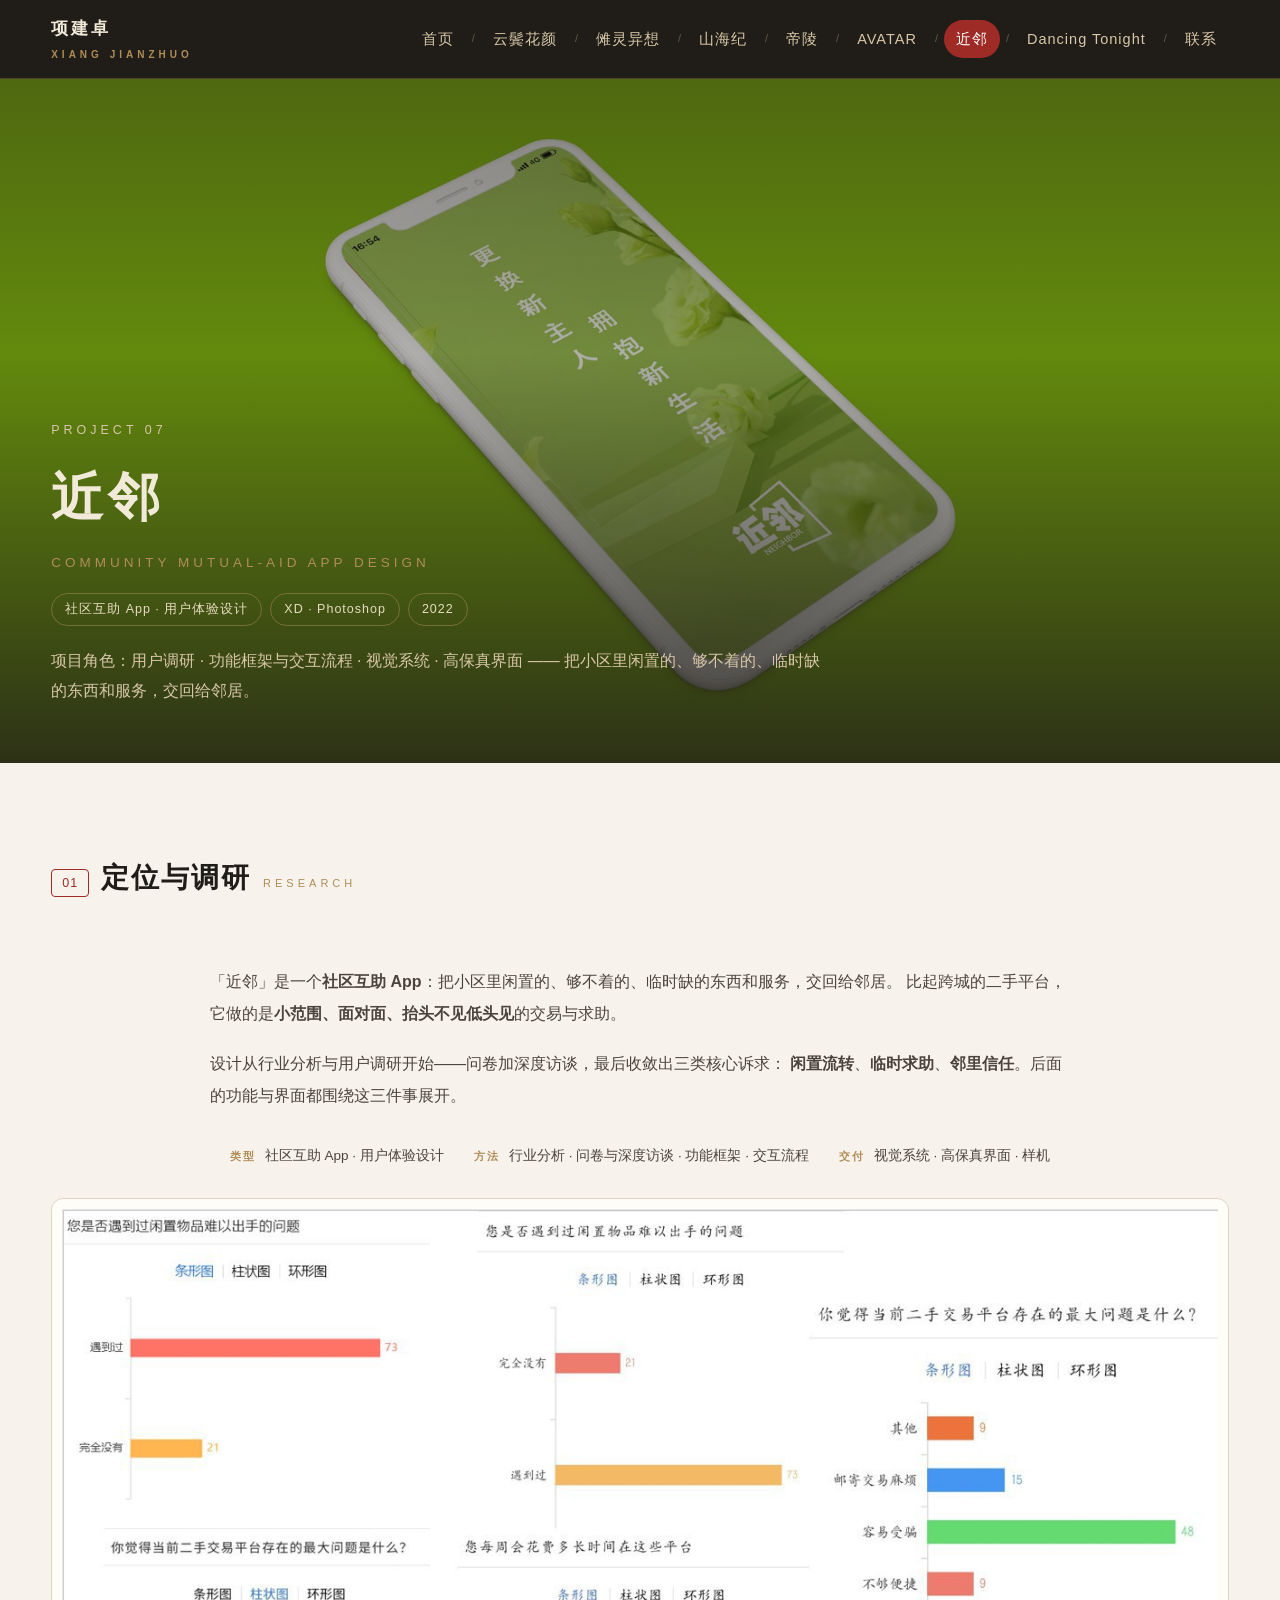
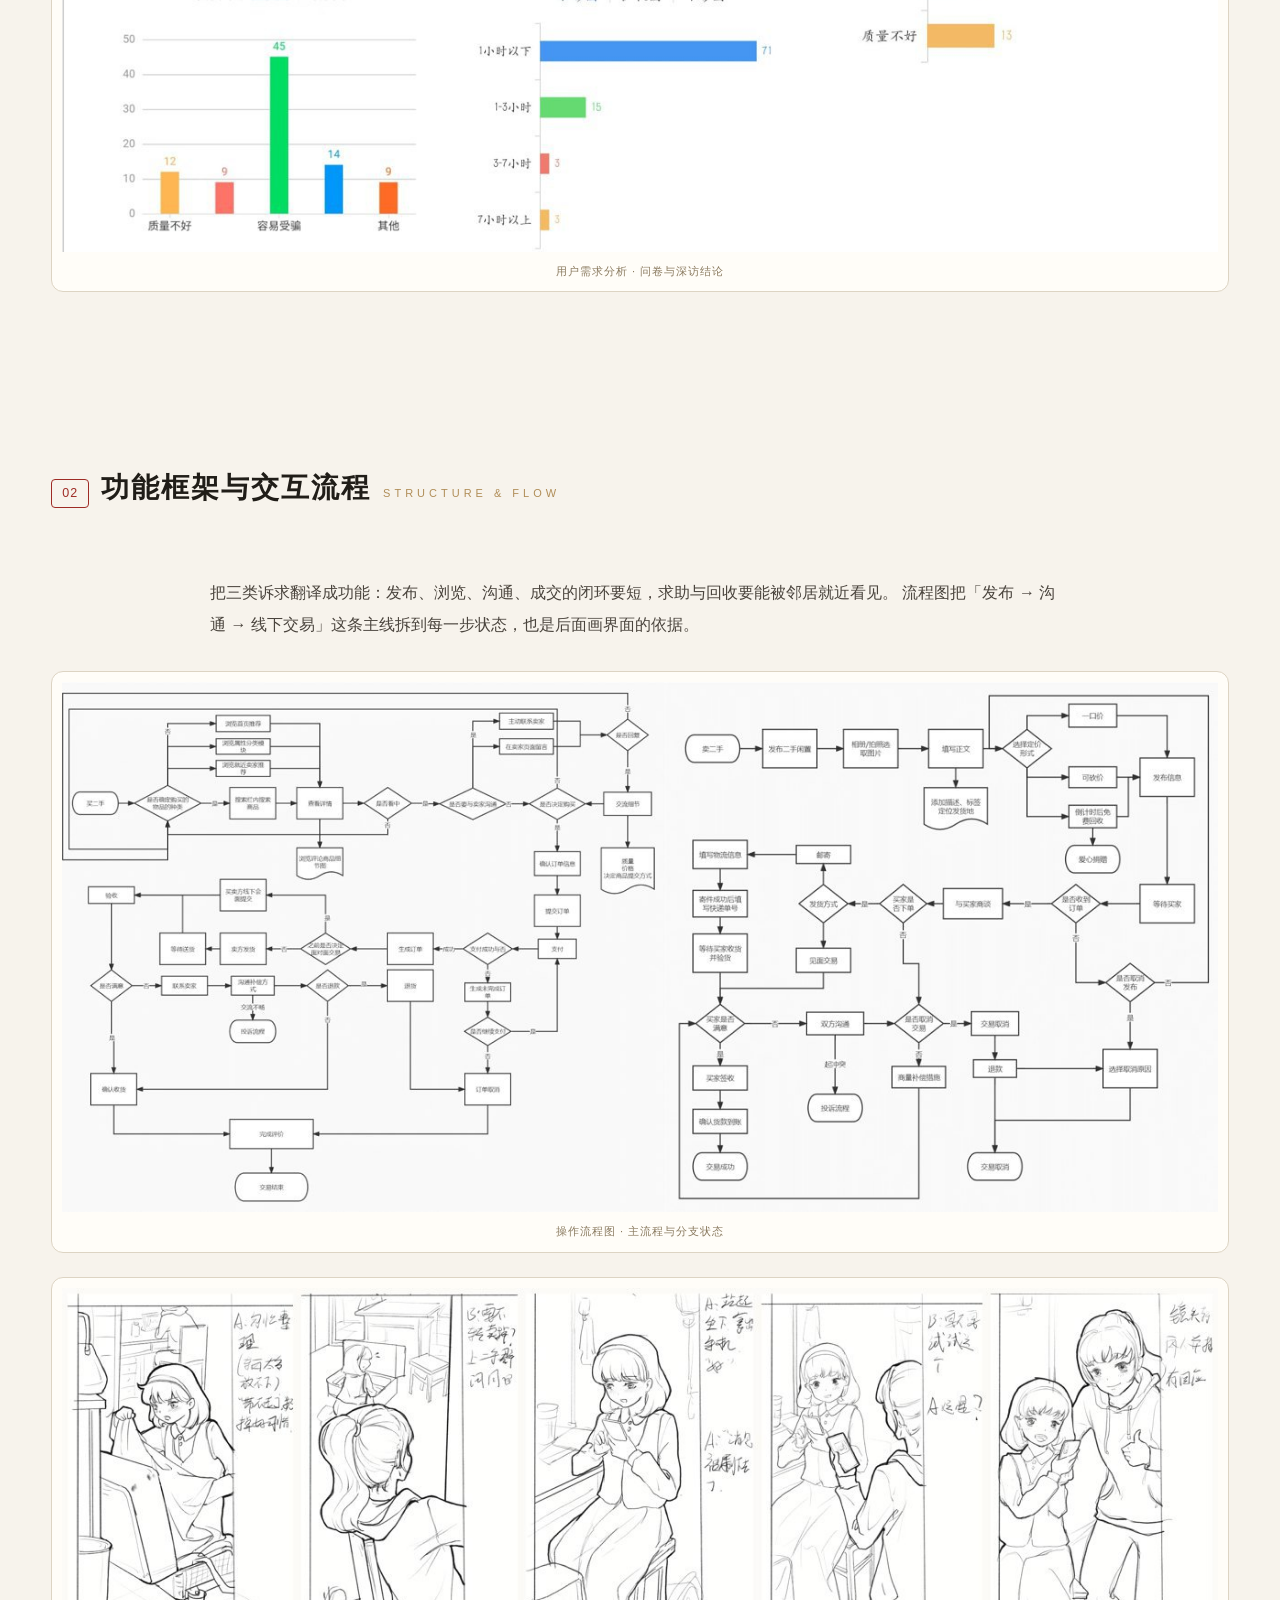
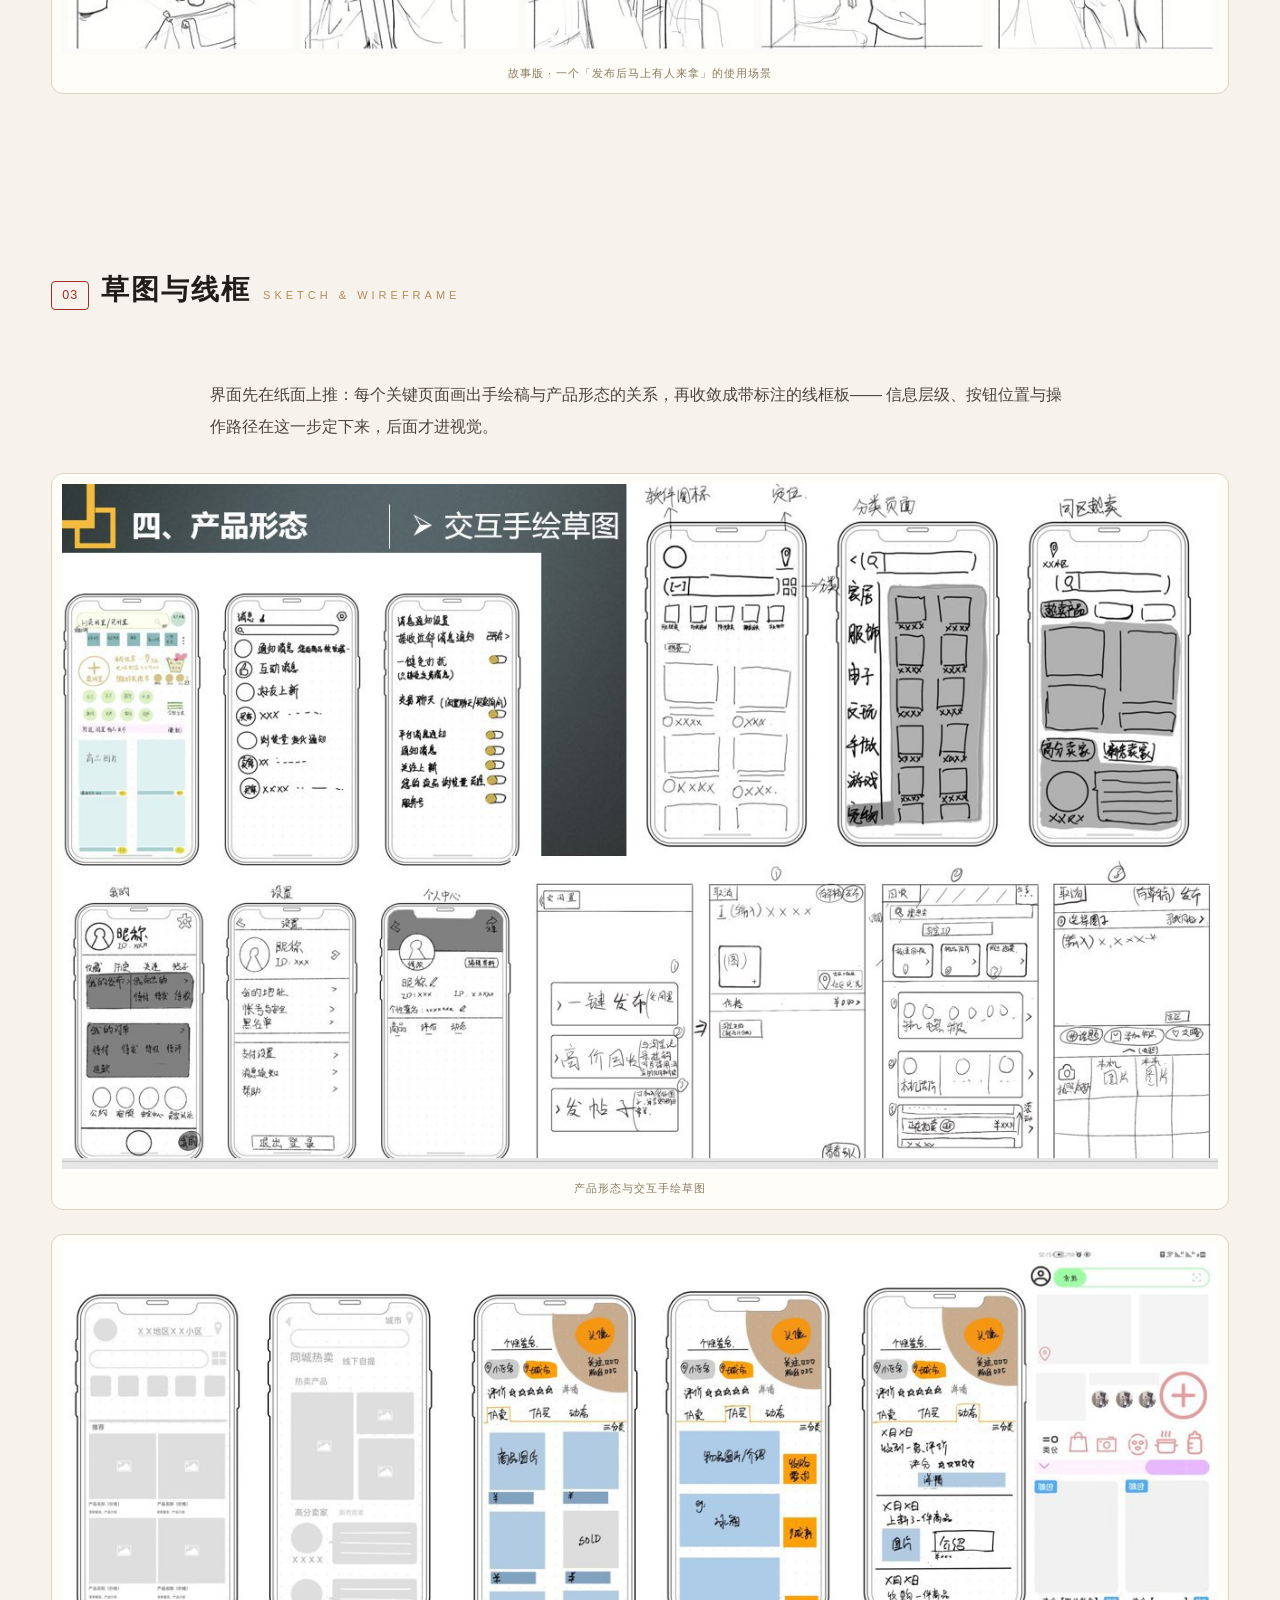
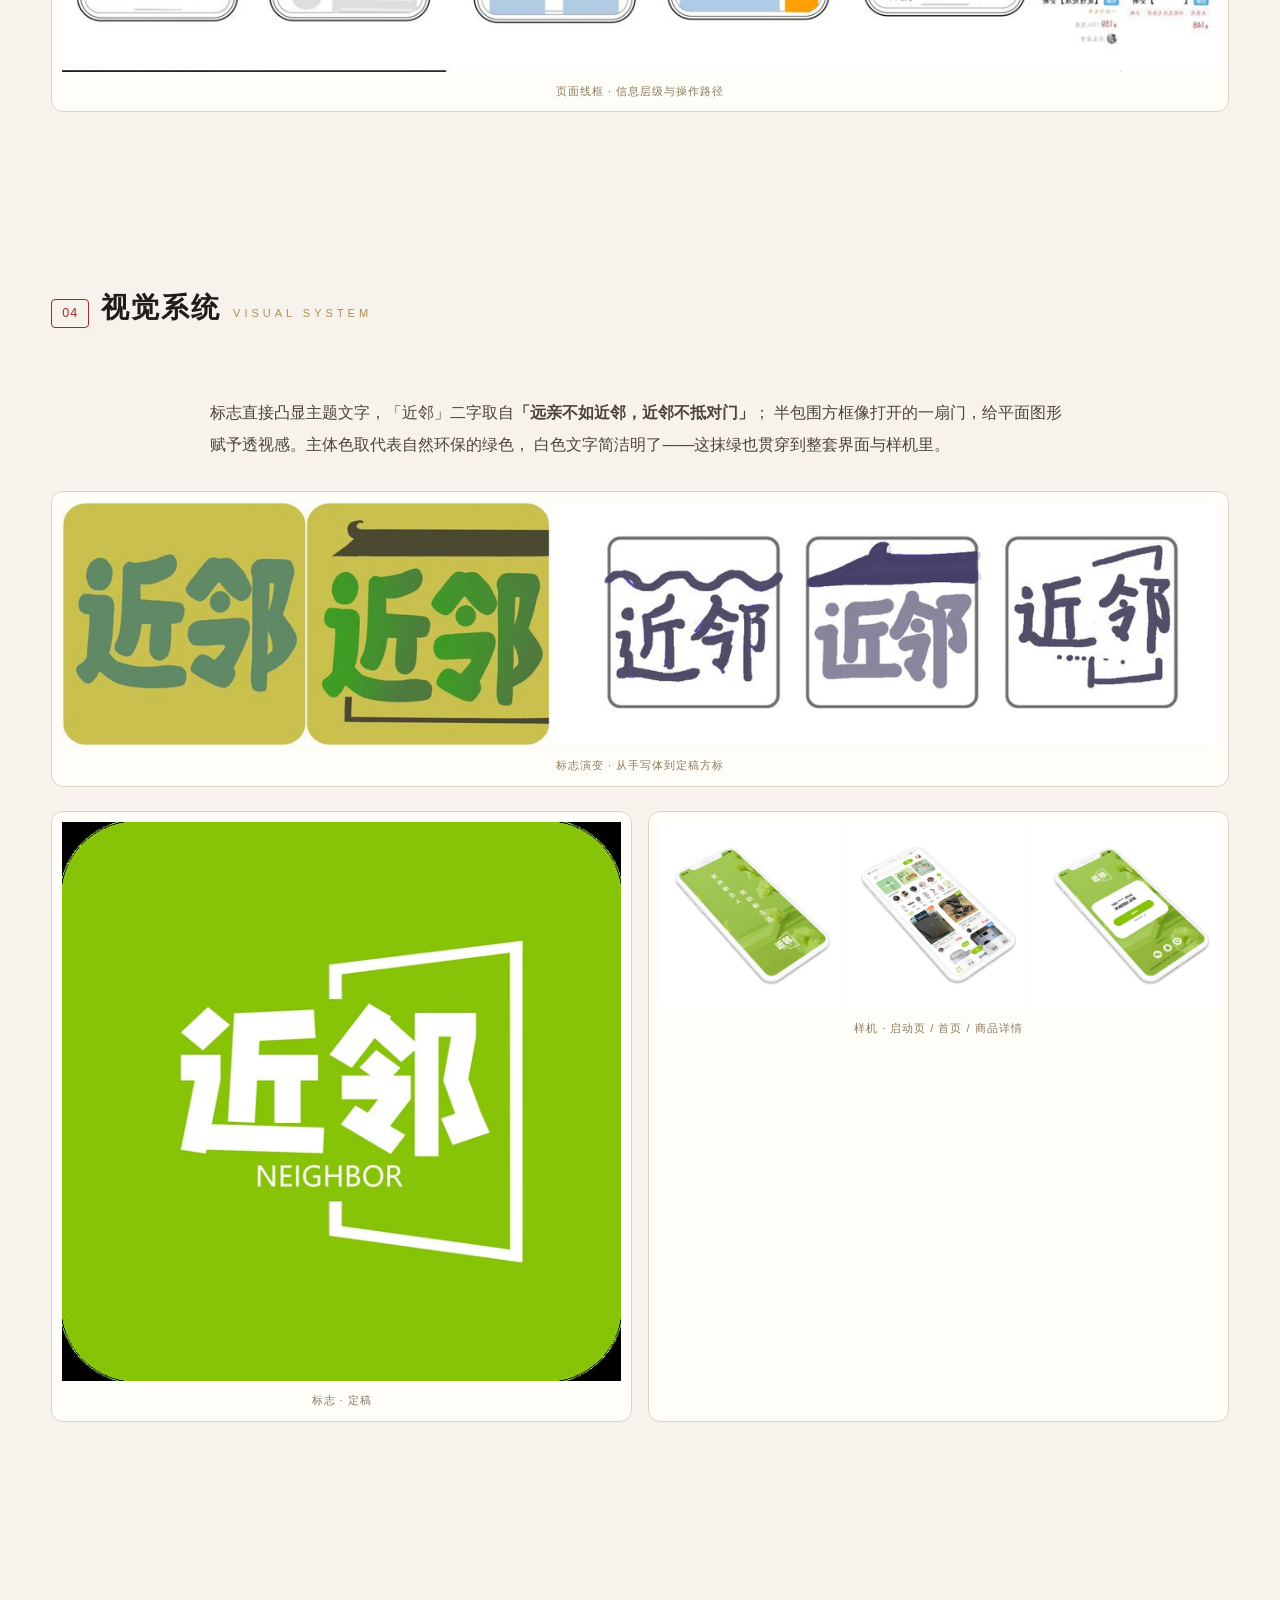
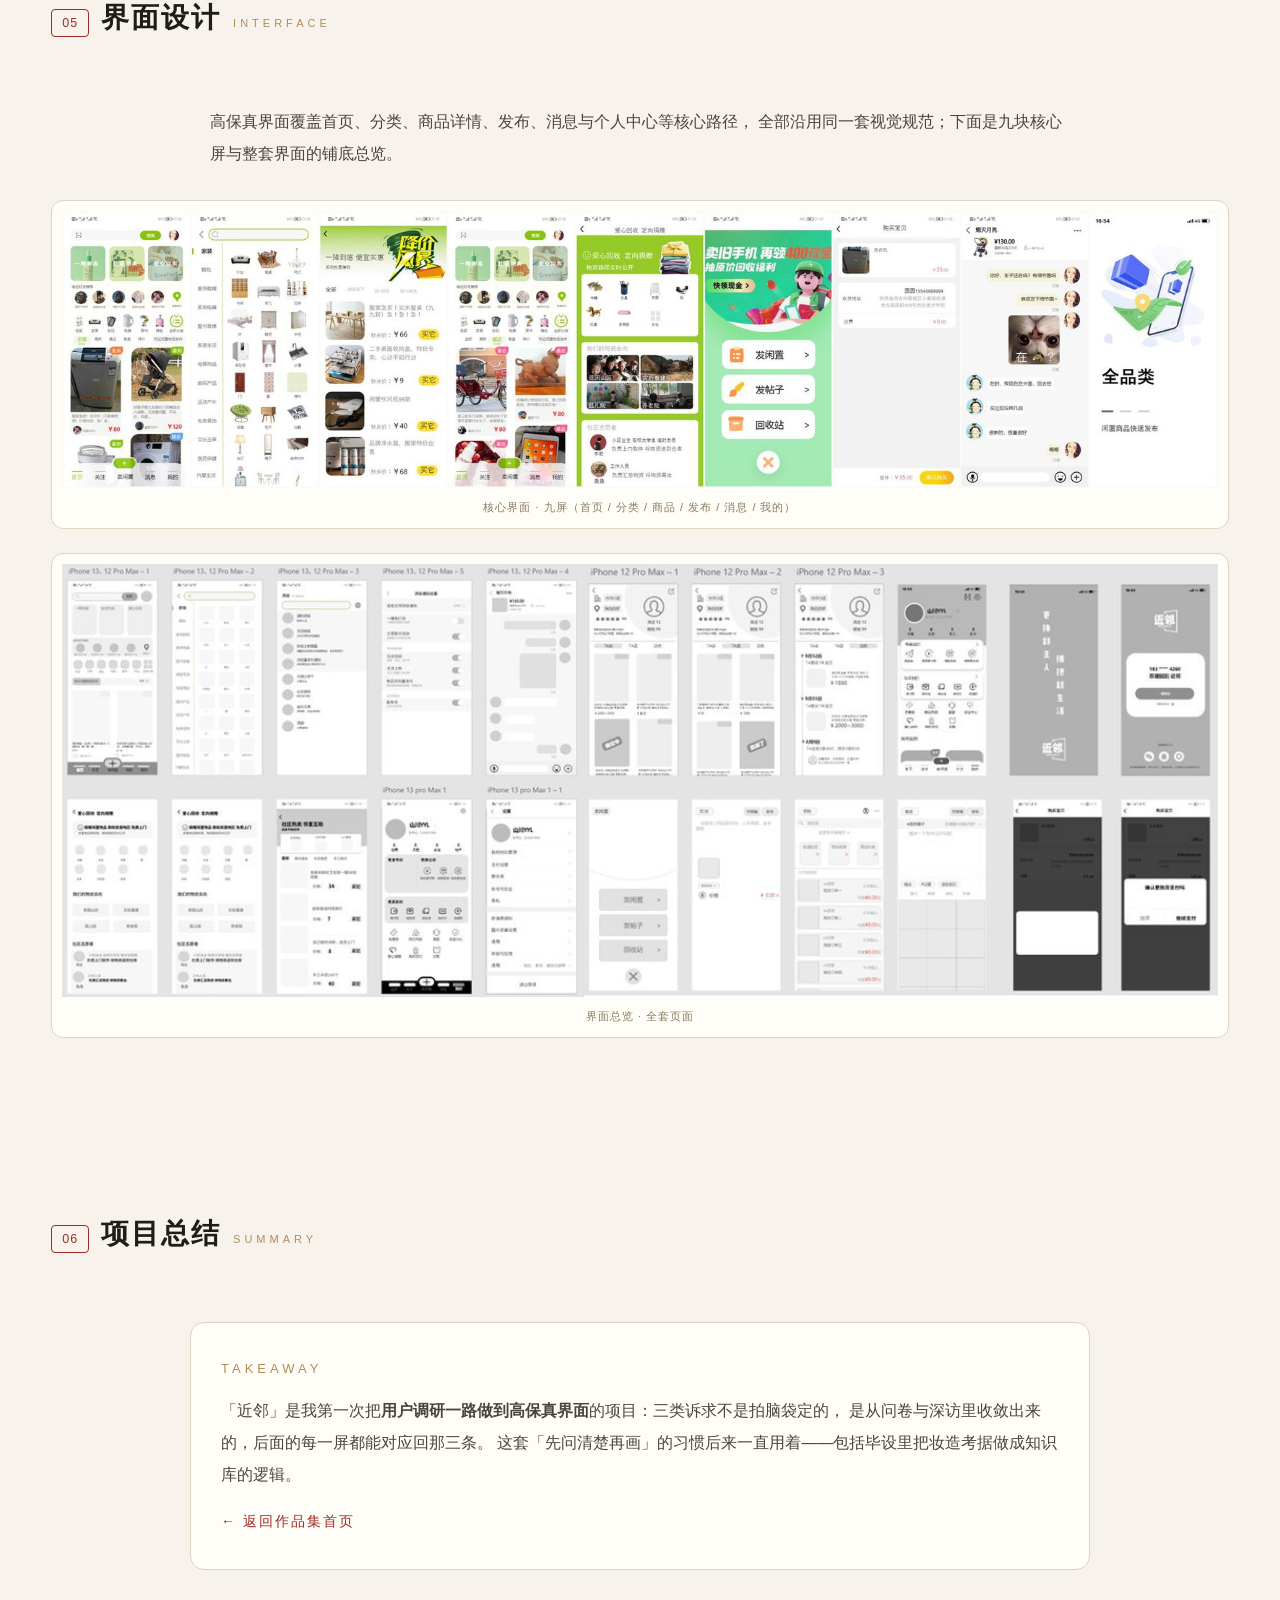
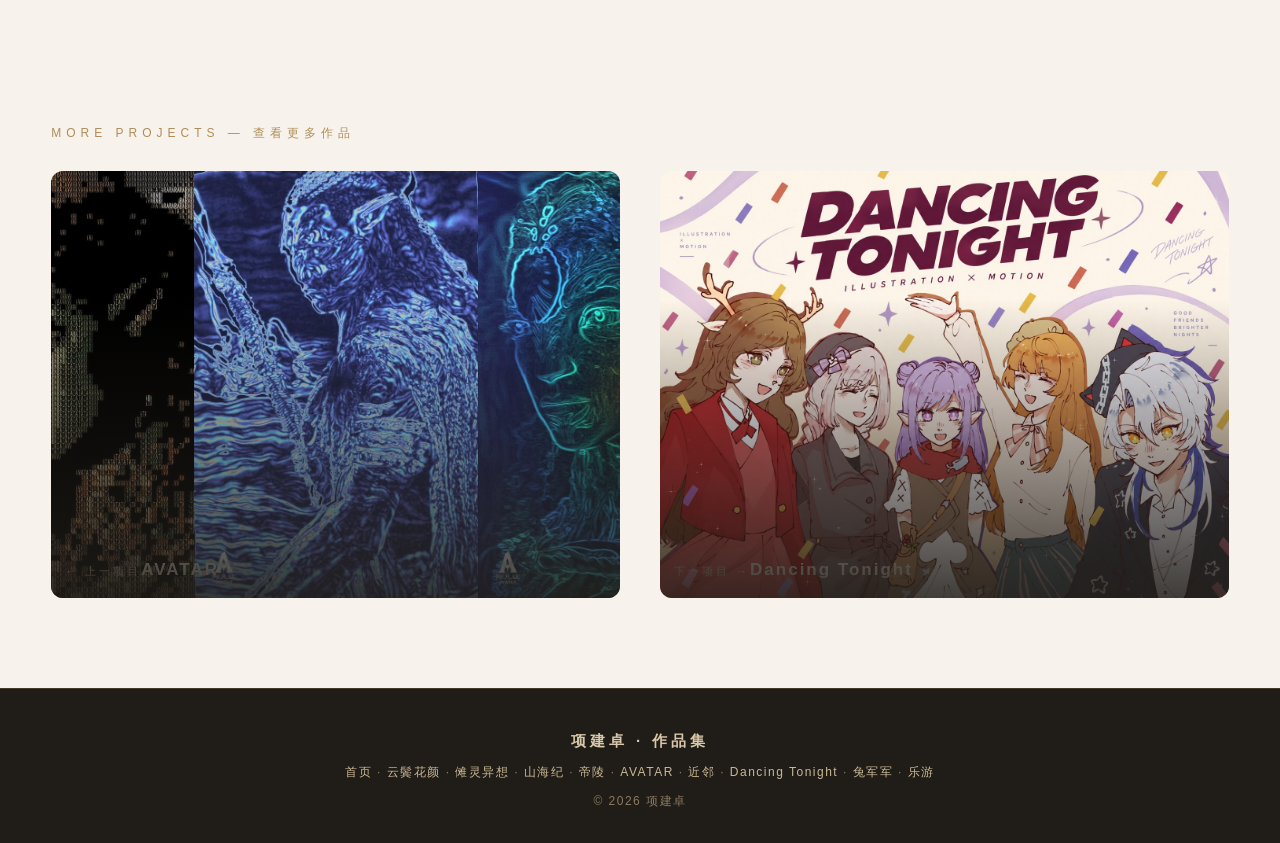
<file: jinlin.html>
<!DOCTYPE html>
<html lang="zh-CN">
<head>
<meta charset="UTF-8">
<meta name="viewport" content="width=device-width, initial-scale=1.0">
<title>近邻 · 社区互助 App 设计 — 项建卓作品集</title>
<meta name="description" content="近邻 — 社区互助 App 设计：用户调研与需求收敛、功能框架、交互流程、视觉系统到高保真界面的完整过程（闲置流转 / 临时求助 / 邻里信任）。">
<link rel="icon" href="data:image/svg+xml,%3Csvg xmlns='http://www.w3.org/2000/svg' viewBox='0 0 32 32'%3E%3Crect width='32' height='32' rx='6' fill='%239e2b25'/%3E%3Ctext x='16' y='23' font-size='19' text-anchor='middle' fill='%23f2ead9'%3E汉%3C/text%3E%3C/svg%3E">
<link rel="stylesheet" href="assets/css/style.css?v=20260922">
</head>
<body data-page="jinlin">

<header class="site-header">
  <div class="container">
    <a class="logo" href="index.html">项建卓<small>XIANG JIANZHUO</small></a>
    <nav class="nav">
      <a href="index.html" data-slug="home">首页</a>
      <span class="sep">/</span>
      <a href="hantang.html" data-slug="hantang">云鬓花颜</a>
      <span class="sep">/</span>
      <a href="nuoling.html" data-slug="nuoling">傩灵异想</a>
      <span class="sep">/</span>
      <a href="shanhaiji.html" data-slug="shanhaiji">山海纪</a>
      <span class="sep">/</span>
      <a href="diling.html" data-slug="diling">帝陵</a>
      <span class="sep">/</span>
      <a href="avatar.html" data-slug="avatar">AVATAR</a>
      <span class="sep">/</span>
      <a href="jinlin.html" data-slug="jinlin">近邻</a>
      <span class="sep">/</span>
      <a href="dancing.html" data-slug="dancing">Dancing Tonight</a>
      <span class="sep">/</span>
      <a href="index.html#contact">联系</a>
    </nav>
    <button class="menu-btn" aria-label="菜单">菜单 ☰</button>
  </div>
</header>

<!-- ===================== 主视觉 ===================== -->
<div class="dcover">
  <div class="dimg"><img src="assets/jinlin/cover.jpg" alt="近邻 App 启动页样机"></div>
  <div class="dhead">
    <div class="kick">PROJECT 07</div>
    <h1>近邻</h1>
    <div class="en3">Community Mutual-Aid App Design</div>
    <div class="dmeta">
      <span>社区互助 App · 用户体验设计</span>
      <span>XD · Photoshop</span>
      <span>2022</span>
    </div>
    <p class="drole">
      项目角色：用户调研 · 功能框架与交互流程 · 视觉系统 · 高保真界面
      —— 把小区里闲置的、够不着的、临时缺的东西和服务，交回给邻居。
    </p>
  </div>
</div>

<!-- ===================== 01 定位与调研 ===================== -->
<section class="dsec">
  <div class="container">
    <div class="dsec-head" data-reveal>
      <span class="k">01</span>
      <h3>定位与调研</h3>
      <span class="k-en">Research</span>
    </div>
    <div class="dbody" data-reveal>
      <p>
        「近邻」是一个<b>社区互助 App</b>：把小区里闲置的、够不着的、临时缺的东西和服务，交回给邻居。
        比起跨城的二手平台，它做的是<b>小范围、面对面、抬头不见低头见</b>的交易与求助。
      </p>
      <p>
        设计从行业分析与用户调研开始——问卷加深度访谈，最后收敛出三类核心诉求：
        <b>闲置流转</b>、<b>临时求助</b>、<b>邻里信任</b>。后面的功能与界面都围绕这三件事展开。
      </p>
    </div>
    <div class="meta-row" data-reveal>
      <div><b>类型</b>社区互助 App · 用户体验设计</div>
      <div><b>方法</b>行业分析 · 问卷与深度访谈 · 功能框架 · 交互流程</div>
      <div><b>交付</b>视觉系统 · 高保真界面 · 样机</div>
    </div>
    <div class="gallery gallery-wide" style="margin-top:30px" data-reveal>
      <figure class="g-item">
        <img src="assets/jinlin/need.jpg" alt="用户需求分析 问卷与深访结论" loading="lazy">
        <figcaption class="g-cap">用户需求分析 · 问卷与深访结论</figcaption>
      </figure>
    </div>
  </div>
</section>

<!-- ===================== 02 功能框架与交互 ===================== -->
<section class="dsec">
  <div class="container">
    <div class="dsec-head" data-reveal>
      <span class="k">02</span>
      <h3>功能框架与交互流程</h3>
      <span class="k-en">Structure &amp; Flow</span>
    </div>
    <div class="dbody" data-reveal>
      <p>
        把三类诉求翻译成功能：发布、浏览、沟通、成交的闭环要短，求助与回收要能被邻居就近看见。
        流程图把「发布 → 沟通 → 线下交易」这条主线拆到每一步状态，也是后面画界面的依据。
      </p>
    </div>
    <div class="gallery gallery-wide" style="margin-top:30px" data-reveal>
      <figure class="g-item">
        <img src="assets/jinlin/flow.jpg" alt="操作流程图" loading="lazy">
        <figcaption class="g-cap">操作流程图 · 主流程与分支状态</figcaption>
      </figure>
    </div>
    <div class="gallery gallery-wide" style="margin-top:24px" data-reveal>
      <figure class="g-item">
        <img src="assets/jinlin/story.jpg" alt="故事版分镜" loading="lazy">
        <figcaption class="g-cap">故事版 · 一个「发布后马上有人来拿」的使用场景</figcaption>
      </figure>
    </div>
  </div>
</section>

<!-- ===================== 03 草图与线框 ===================== -->
<section class="dsec">
  <div class="container">
    <div class="dsec-head" data-reveal>
      <span class="k">03</span>
      <h3>草图与线框</h3>
      <span class="k-en">Sketch &amp; Wireframe</span>
    </div>
    <div class="dbody" data-reveal>
      <p>
        界面先在纸面上推：每个关键页面画出手绘稿与产品形态的关系，再收敛成带标注的线框板——
        信息层级、按钮位置与操作路径在这一步定下来，后面才进视觉。
      </p>
    </div>
    <div class="gallery gallery-wide" style="margin-top:30px" data-reveal>
      <figure class="g-item">
        <img src="assets/jinlin/frame.jpg" alt="产品形态与交互手绘草图" loading="lazy">
        <figcaption class="g-cap">产品形态与交互手绘草图</figcaption>
      </figure>
    </div>
    <div class="gallery gallery-wide" style="margin-top:24px" data-reveal>
      <figure class="g-item">
        <img src="assets/jinlin/wire.jpg" alt="页面线框板" loading="lazy">
        <figcaption class="g-cap">页面线框 · 信息层级与操作路径</figcaption>
      </figure>
    </div>
  </div>
</section>

<!-- ===================== 04 视觉系统 ===================== -->
<section class="dsec">
  <div class="container">
    <div class="dsec-head" data-reveal>
      <span class="k">04</span>
      <h3>视觉系统</h3>
      <span class="k-en">Visual System</span>
    </div>
    <div class="dbody" data-reveal>
      <p>
        标志直接凸显主题文字，「近邻」二字取自<b>「远亲不如近邻，近邻不抵对门」</b>；
        半包围方框像打开的一扇门，给平面图形赋予透视感。主体色取代表自然环保的绿色，
        白色文字简洁明了——这抹绿也贯穿到整套界面与样机里。
      </p>
    </div>
    <div class="gallery gallery-wide" style="margin-top:30px" data-reveal>
      <figure class="g-item">
        <img src="assets/jinlin/logo-evo.jpg" alt="标志演变过程" loading="lazy">
        <figcaption class="g-cap">标志演变 · 从手写体到定稿方标</figcaption>
      </figure>
    </div>
    <div class="gallery gallery-half" style="margin-top:24px" data-reveal>
      <figure class="g-item">
        <img src="assets/jinlin/logo-final.jpg" alt="近邻 标志定稿" loading="lazy">
        <figcaption class="g-cap">标志 · 定稿</figcaption>
      </figure>
      <figure class="g-item">
        <img src="assets/jinlin/mock.jpg" alt="近邻 样机" loading="lazy">
        <figcaption class="g-cap">样机 · 启动页 / 首页 / 商品详情</figcaption>
      </figure>
    </div>
  </div>
</section>

<!-- ===================== 05 界面设计 ===================== -->
<section class="dsec">
  <div class="container">
    <div class="dsec-head" data-reveal>
      <span class="k">05</span>
      <h3>界面设计</h3>
      <span class="k-en">Interface</span>
    </div>
    <div class="dbody" data-reveal>
      <p>
        高保真界面覆盖首页、分类、商品详情、发布、消息与个人中心等核心路径，
        全部沿用同一套视觉规范；下面是九块核心屏与整套界面的铺底总览。
      </p>
    </div>
    <div class="gallery gallery-wide" style="margin-top:30px" data-reveal>
      <figure class="g-item">
        <img src="assets/jinlin/ui.jpg" alt="近邻 核心界面九屏" loading="lazy">
        <figcaption class="g-cap">核心界面 · 九屏（首页 / 分类 / 商品 / 发布 / 消息 / 我的）</figcaption>
      </figure>
    </div>
    <div class="gallery gallery-wide" style="margin-top:24px" data-reveal>
      <figure class="g-item">
        <img src="assets/jinlin/board.jpg" alt="近邻 界面总览" loading="lazy">
        <figcaption class="g-cap">界面总览 · 全套页面</figcaption>
      </figure>
    </div>
  </div>
</section>

<!-- ===================== 06 项目总结 ===================== -->
<section class="dsec">
  <div class="container">
    <div class="dsec-head" data-reveal>
      <span class="k">06</span>
      <h3>项目总结</h3>
      <span class="k-en">Summary</span>
    </div>
    <div class="dsum" data-reveal>
      <div class="st">TAKEAWAY</div>
      <p>
        「近邻」是我第一次把<b>用户调研一路做到高保真界面</b>的项目：三类诉求不是拍脑袋定的，
        是从问卷与深访里收敛出来的，后面的每一屏都能对应回那三条。
        这套「先问清楚再画」的习惯后来一直用着——包括毕设里把妆造考据做成知识库的逻辑。
      </p>
      <a class="back" href="index.html">返回作品集首页</a>
    </div>
  </div>
</section>

<!-- ===================== 上一项目 / 下一项目 ===================== -->
<section class="pn">
  <div class="container">
    <div class="pn-head">More Projects — 查看更多作品</div>
    <div class="pn-grid">
      <a class="pn-card" href="avatar.html">
        <img src="assets/avatar/cover.jpg" alt="AVATAR" loading="lazy">
        <div class="pl"><span class="dir">← 上一项目</span><span class="tt">AVATAR</span></div>
      </a>
      <a class="pn-card" href="dancing.html">
        <img src="assets/dancing/card.jpg" alt="Dancing Tonight" loading="lazy">
        <div class="pl"><span class="dir">下一项目 →</span><span class="tt">Dancing Tonight</span></div>
      </a>
    </div>
  </div>
</section>

<footer>
  <div class="container">
    <div class="f-logo">项建卓 · 作品集</div>
    <div class="f-line"><a href="index.html">首页</a> · <a href="hantang.html">云鬓花颜</a> · <a href="nuoling.html">傩灵异想</a> · <a href="shanhaiji.html">山海纪</a> · <a href="diling.html">帝陵</a> · <a href="avatar.html">AVATAR</a> · <a href="jinlin.html">近邻</a> · <a href="dancing.html">Dancing Tonight</a> · <a href="tujunjun.html">兔军军</a> · <a href="leyou.html">乐游</a></div>
    <div class="f-line">© 2026 项建卓</div>
  </div>
</footer>

<button class="back-top" aria-label="返回顶部">↑</button>
<script src="assets/js/main.js?v=20260922"></script>
</body>
</html>
</file>
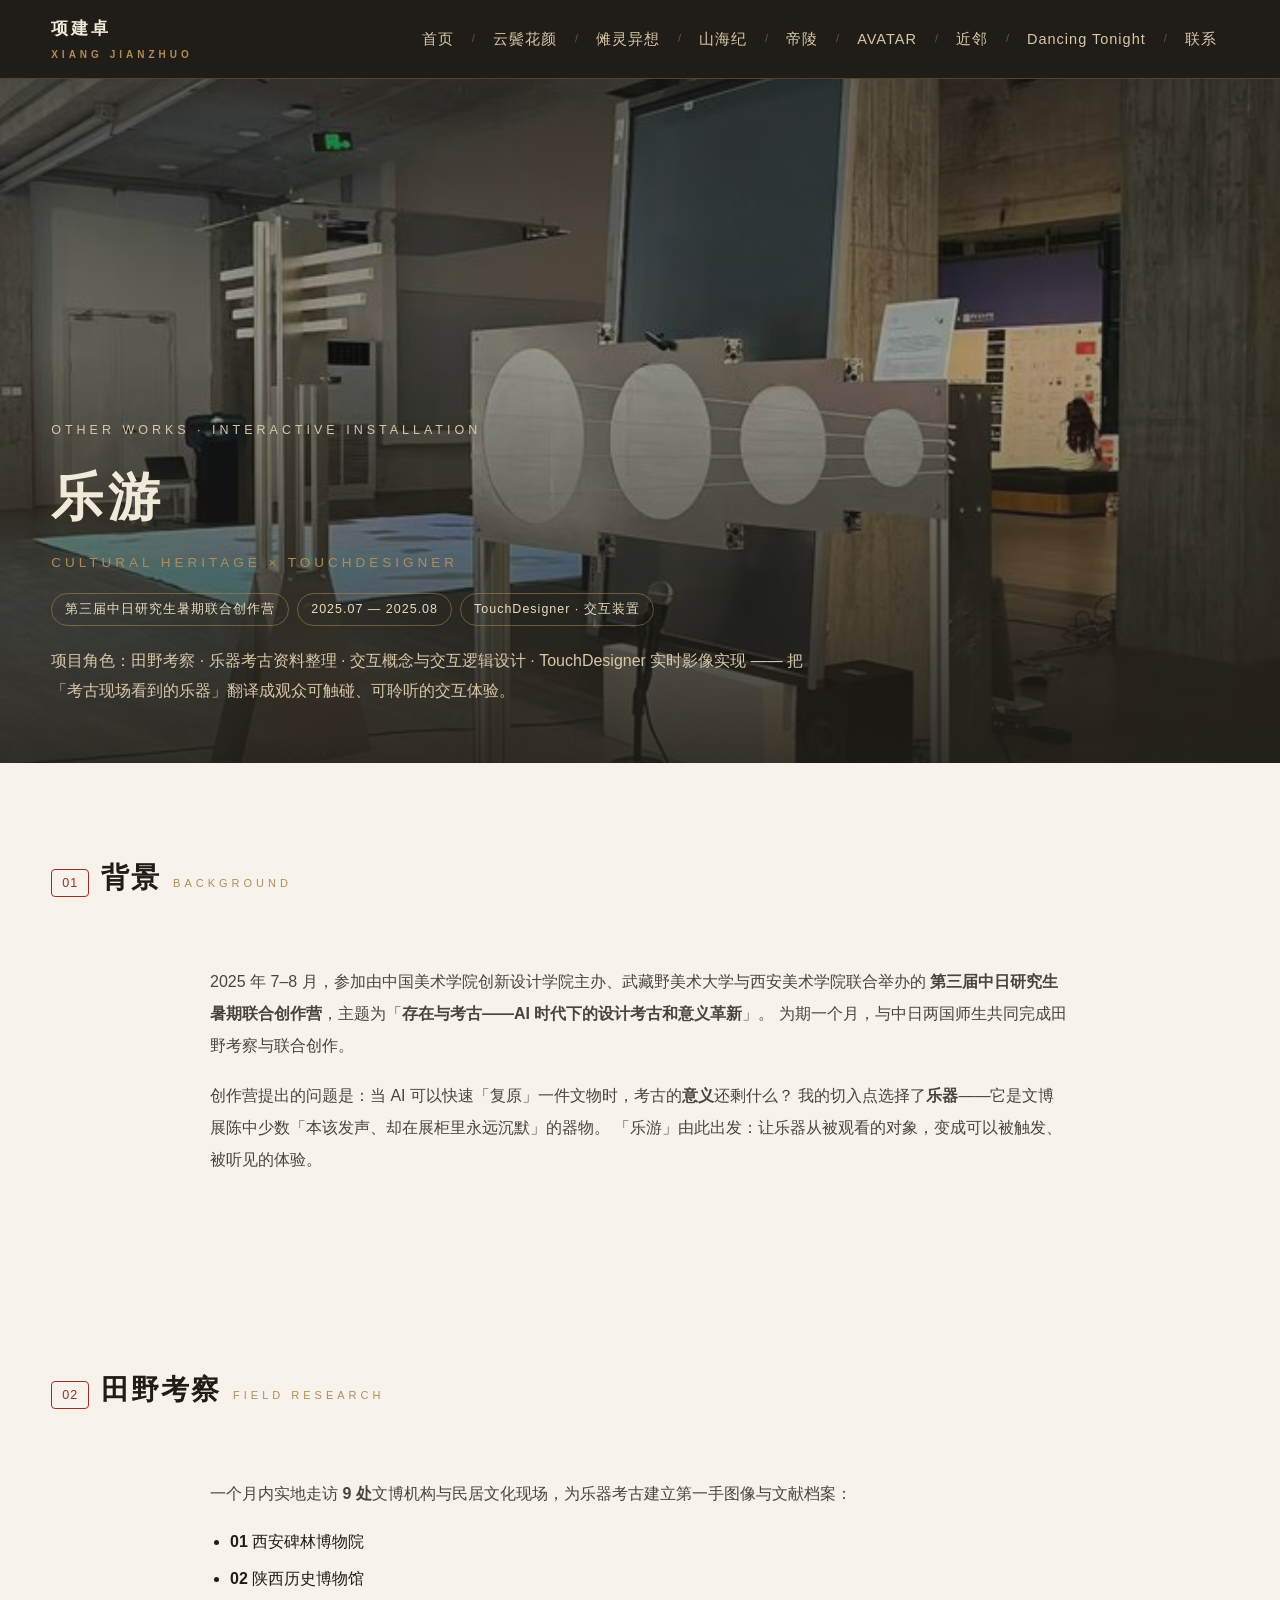
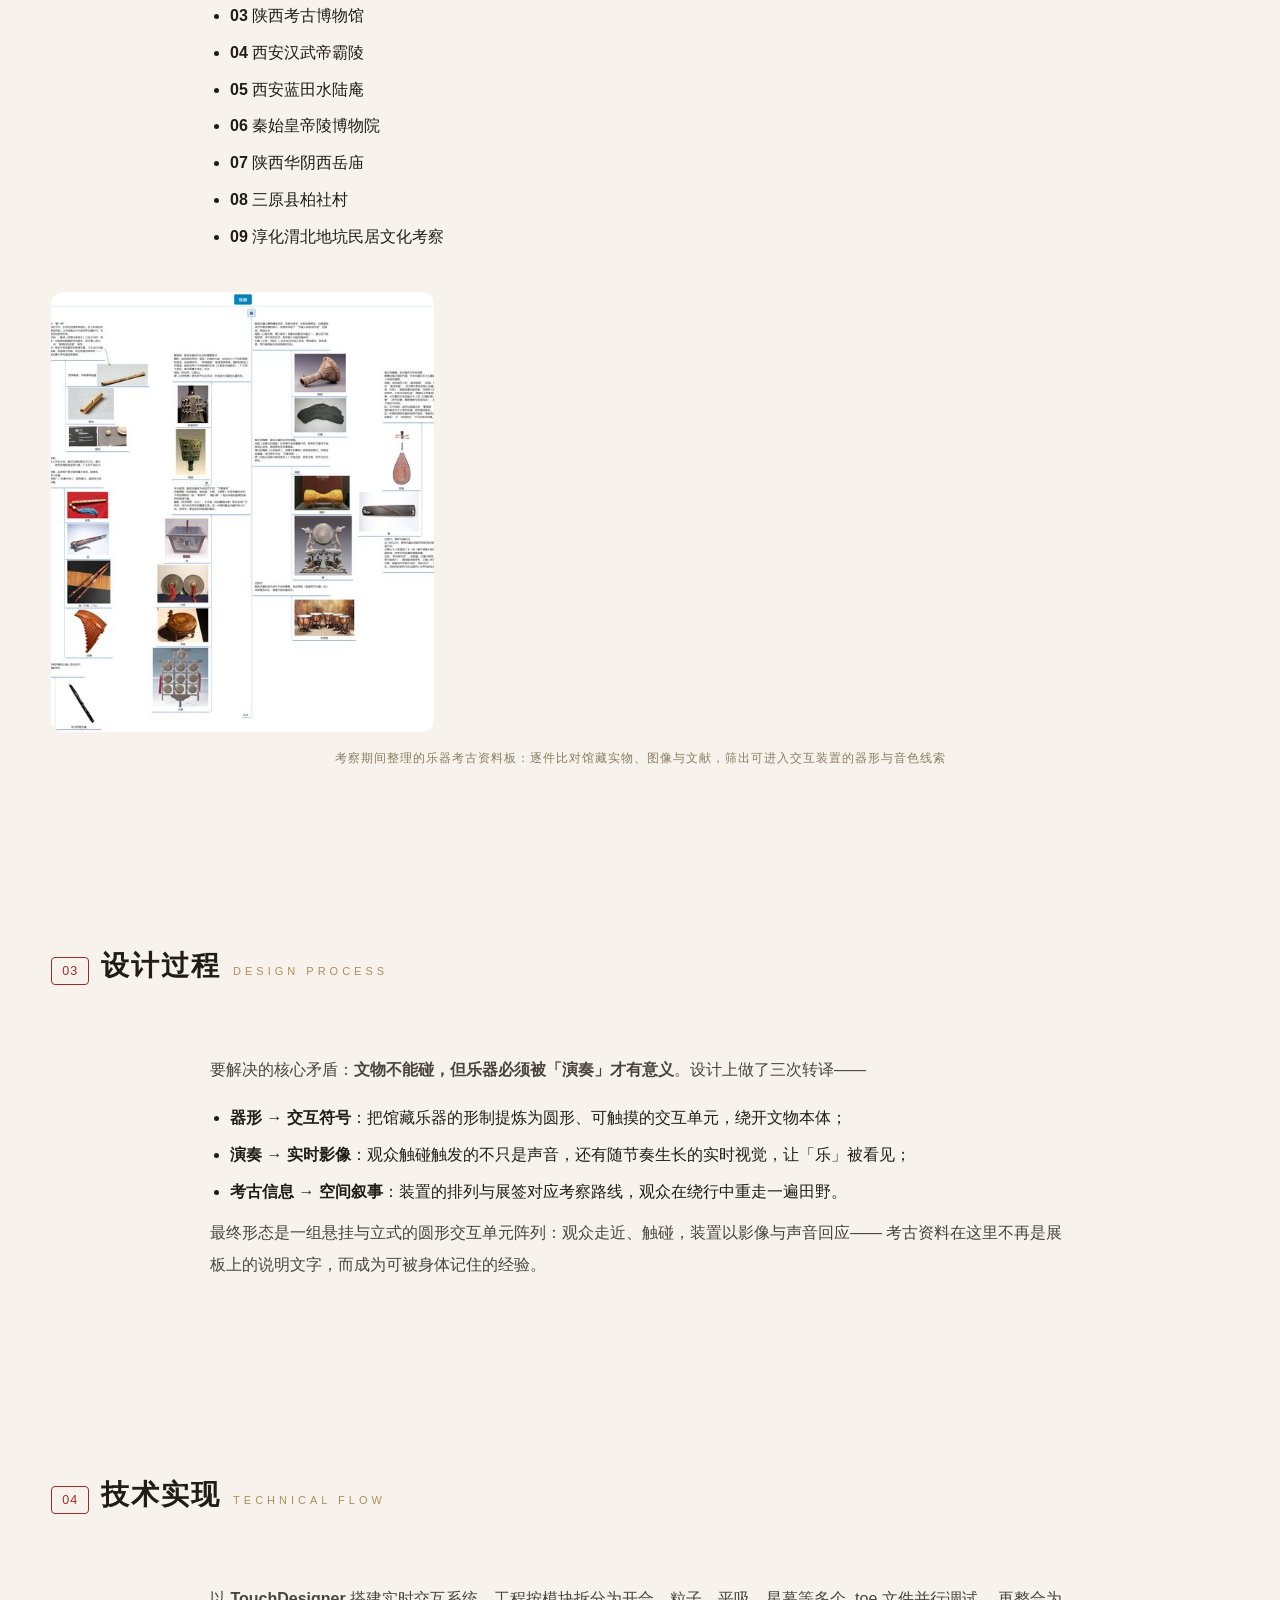
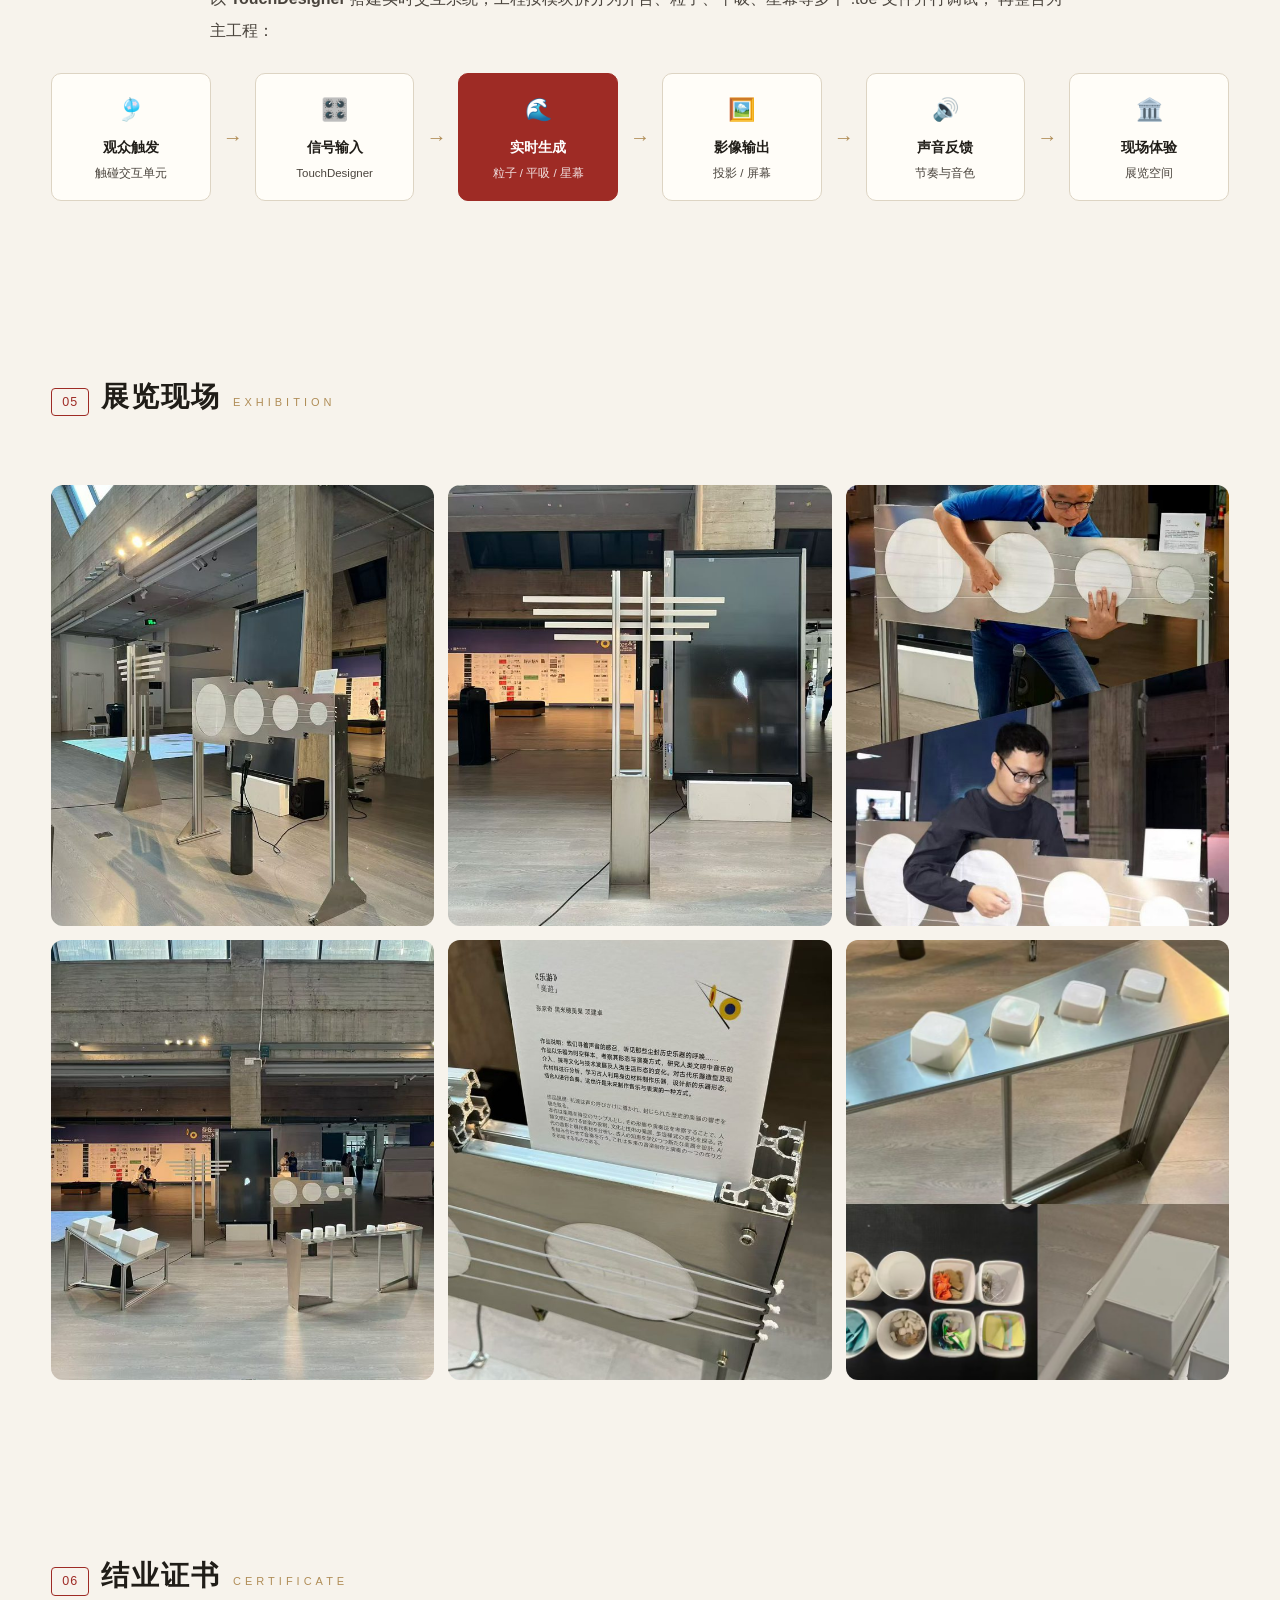
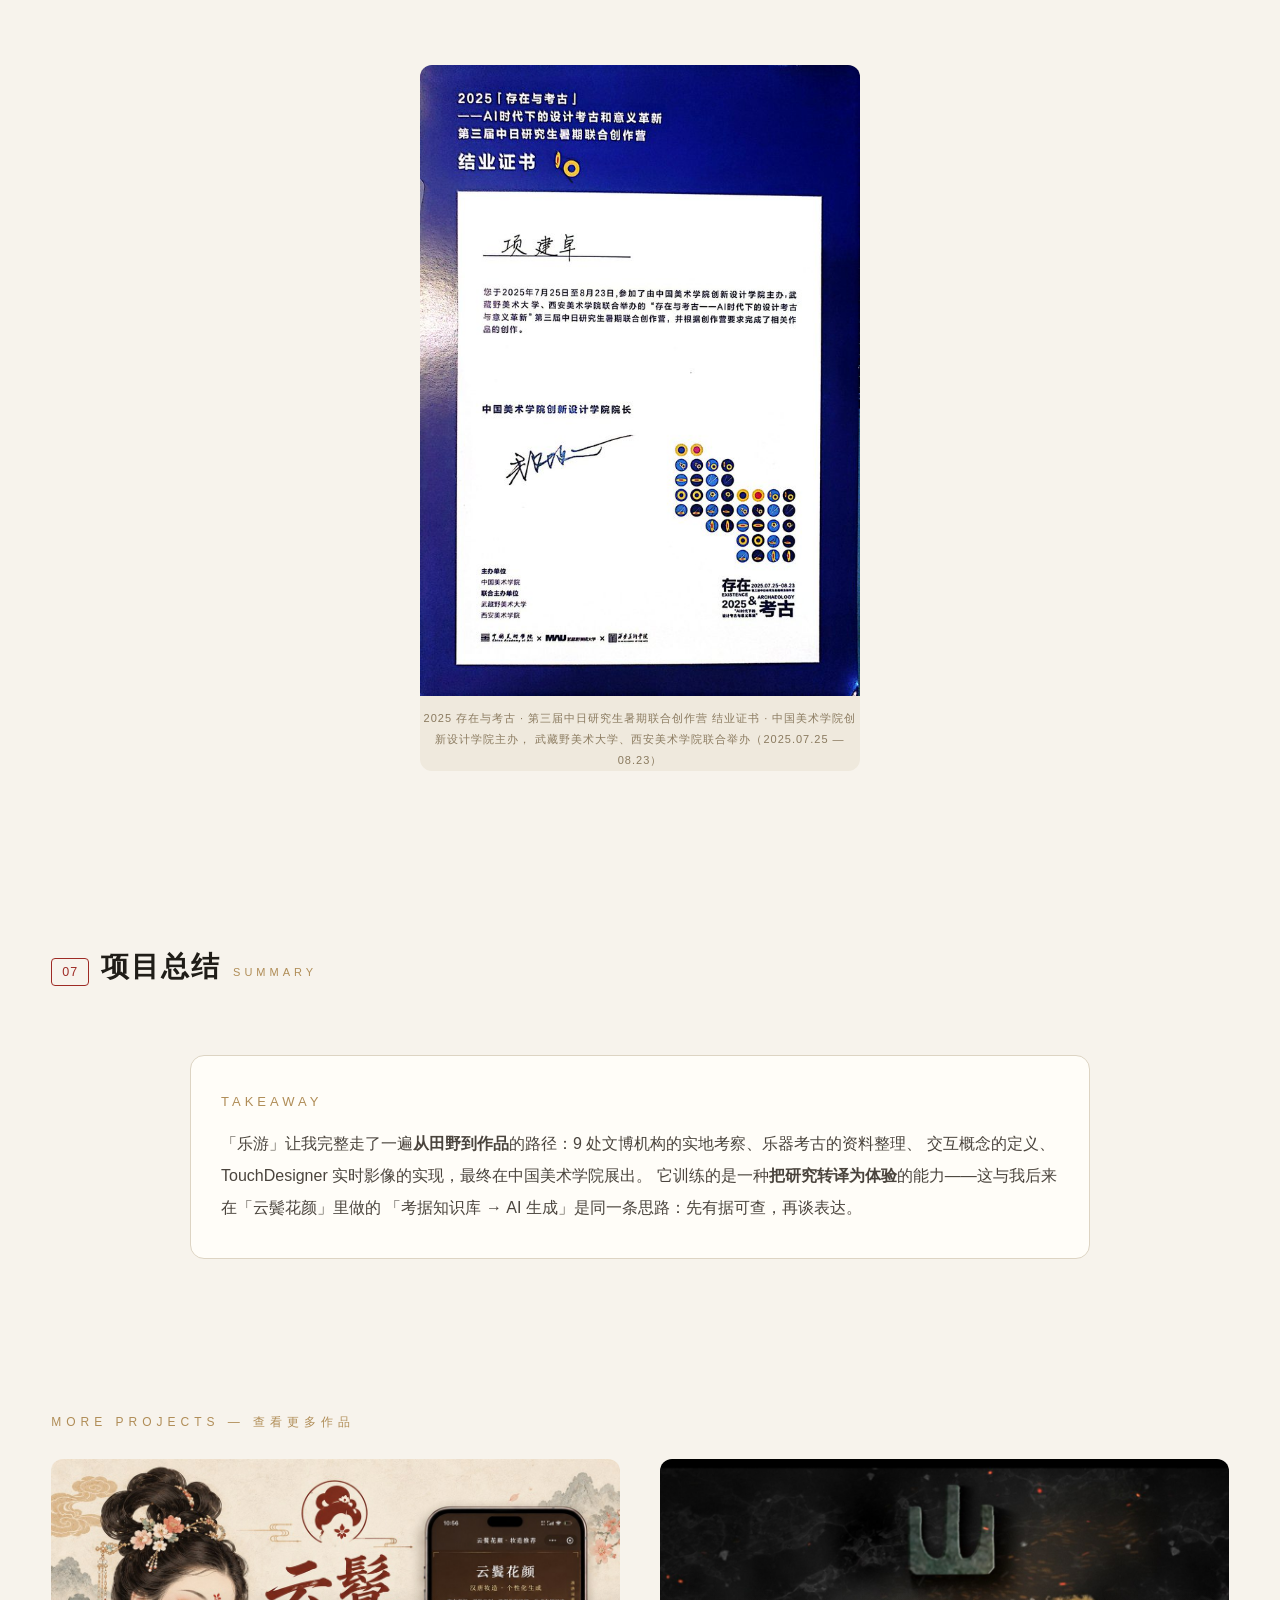
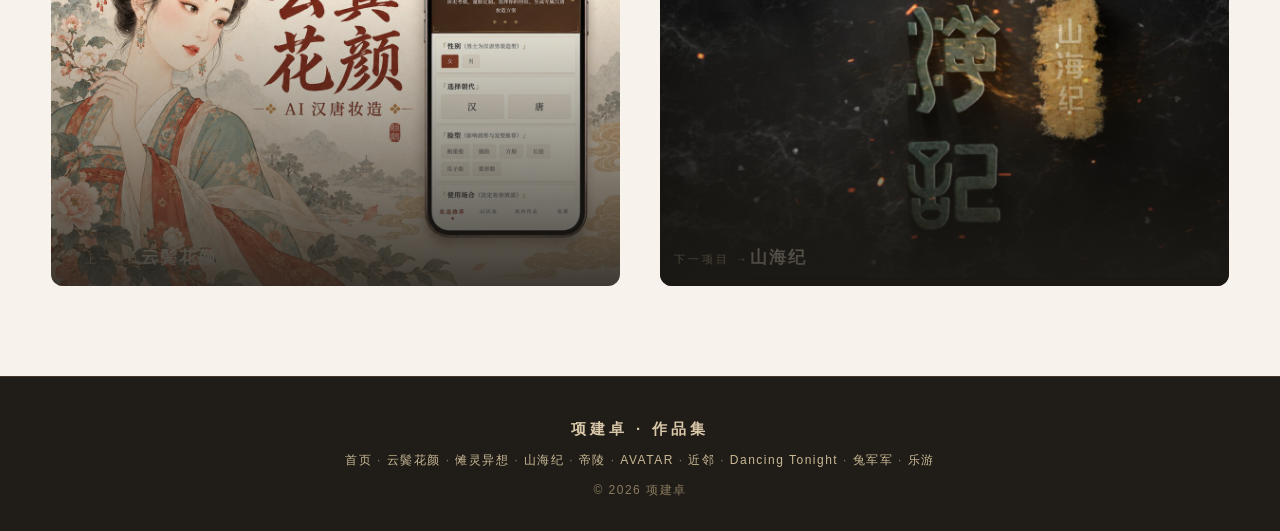
<file: leyou.html>
<!DOCTYPE html>
<html lang="zh-CN">
<head>
<meta charset="UTF-8">
<meta name="viewport" content="width=device-width, initial-scale=1.0">
<title>乐游 · 文博考古 × TouchDesigner — 项建卓作品集</title>
<meta name="description" content="乐游 — 文博考古 × TouchDesigner 交互装置：第三届中日研究生暑期联合创作营「存在与考古」，一个月田野考察 9 处文博机构，乐器考古交互创作，中国美术学院展出。">
<link rel="icon" href="data:image/svg+xml,%3Csvg xmlns='http://www.w3.org/2000/svg' viewBox='0 0 32 32'%3E%3Crect width='32' height='32' rx='6' fill='%239e2b25'/%3E%3Ctext x='16' y='23' font-size='19' text-anchor='middle' fill='%23f2ead9'%3E汉%3C/text%3E%3C/svg%3E">
<link rel="stylesheet" href="assets/css/style.css?v=20260922">
</head>
<body data-page="leyou">

<header class="site-header">
  <div class="container">
    <a class="logo" href="index.html">项建卓<small>XIANG JIANZHUO</small></a>
    <nav class="nav">
      <a href="index.html" data-slug="home">首页</a>
      <span class="sep">/</span>
      <a href="hantang.html" data-slug="hantang">云鬓花颜</a>
      <span class="sep">/</span>
      <a href="nuoling.html" data-slug="nuoling">傩灵异想</a>
      <span class="sep">/</span>
      <a href="shanhaiji.html" data-slug="shanhaiji">山海纪</a>
      <span class="sep">/</span>
      <a href="diling.html" data-slug="diling">帝陵</a>
      <span class="sep">/</span>
      <a href="avatar.html" data-slug="avatar">AVATAR</a>
      <span class="sep">/</span>
      <a href="jinlin.html" data-slug="jinlin">近邻</a>
      <span class="sep">/</span>
      <a href="dancing.html" data-slug="dancing">Dancing Tonight</a>
      <span class="sep">/</span>
      <a href="index.html#contact">联系</a>
    </nav>
    <button class="menu-btn" aria-label="菜单">菜单 ☰</button>
  </div>
</header>

<!-- ===================== 封面 ===================== -->
<div class="dcover">
  <div class="dimg"><img src="assets/cz_site1.jpg" alt="乐游 交互装置"></div>
  <div class="dhead">
    <div class="kick">OTHER WORKS · INTERACTIVE INSTALLATION</div>
    <h1>乐游</h1>
    <div class="en3">Cultural Heritage × TouchDesigner</div>
    <div class="dmeta">
      <span>第三届中日研究生暑期联合创作营</span>
      <span>2025.07 — 2025.08</span>
      <span>TouchDesigner · 交互装置</span>
    </div>
    <p class="drole">
      项目角色：田野考察 · 乐器考古资料整理 · 交互概念与交互逻辑设计 · TouchDesigner 实时影像实现
      —— 把「考古现场看到的乐器」翻译成观众可触碰、可聆听的交互体验。
    </p>
  </div>
</div>

<!-- ===================== 背景 ===================== -->
<section class="dsec">
  <div class="container">
    <div class="dsec-head" data-reveal>
      <span class="k">01</span>
      <h3>背景</h3>
      <span class="k-en">Background</span>
    </div>
    <div class="dbody" data-reveal>
      <p>
        2025 年 7–8 月，参加由中国美术学院创新设计学院主办、武藏野美术大学与西安美术学院联合举办的
        <b>第三届中日研究生暑期联合创作营</b>，主题为「<b>存在与考古——AI 时代下的设计考古和意义革新</b>」。
        为期一个月，与中日两国师生共同完成田野考察与联合创作。
      </p>
      <p>
        创作营提出的问题是：当 AI 可以快速「复原」一件文物时，考古的<b>意义</b>还剩什么？
        我的切入点选择了<b>乐器</b>——它是文博展陈中少数「本该发声、却在展柜里永远沉默」的器物。
        「乐游」由此出发：让乐器从被观看的对象，变成可以被触发、被听见的体验。
      </p>
    </div>
  </div>
</section>

<!-- ===================== 田野考察 ===================== -->
<section class="dsec">
  <div class="container">
    <div class="dsec-head" data-reveal>
      <span class="k">02</span>
      <h3>田野考察</h3>
      <span class="k-en">Field Research</span>
    </div>
    <div class="dbody" data-reveal>
      <p>一个月内实地走访 <b>9 处</b>文博机构与民居文化现场，为乐器考古建立第一手图像与文献档案：</p>
      <ul>
        <li><b>01</b> 西安碑林博物院</li>
        <li><b>02</b> 陕西历史博物馆</li>
        <li><b>03</b> 陕西考古博物馆</li>
        <li><b>04</b> 西安汉武帝霸陵</li>
        <li><b>05</b> 西安蓝田水陆庵</li>
        <li><b>06</b> 秦始皇帝陵博物院</li>
        <li><b>07</b> 陕西华阴西岳庙</li>
        <li><b>08</b> 三原县柏社村</li>
        <li><b>09</b> 淳化渭北地坑民居文化考察</li>
      </ul>
    </div>
    <div class="gallery" style="margin-top:40px" data-reveal>
      <figure class="g-item">
        <img src="assets/cz_yueyou.jpg" alt="乐器考古整理板" loading="lazy">
        <figcaption class="g-cap">乐器考古整理板 · 器形与考据笔记</figcaption>
      </figure>
    </div>
    <p style="font-size:12px;color:#8a7a5f;letter-spacing:1px;max-width:860px;margin:16px auto 0;text-align:center">
      考察期间整理的乐器考古资料板：逐件比对馆藏实物、图像与文献，筛出可进入交互装置的器形与音色线索
    </p>
  </div>
</section>

<!-- ===================== 设计过程 ===================== -->
<section class="dsec">
  <div class="container">
    <div class="dsec-head" data-reveal>
      <span class="k">03</span>
      <h3>设计过程</h3>
      <span class="k-en">Design Process</span>
    </div>
    <div class="dbody" data-reveal>
      <p>要解决的核心矛盾：<b>文物不能碰，但乐器必须被「演奏」才有意义</b>。设计上做了三次转译——</p>
      <ul>
        <li><b>器形 → 交互符号</b>：把馆藏乐器的形制提炼为圆形、可触摸的交互单元，绕开文物本体；</li>
        <li><b>演奏 → 实时影像</b>：观众触碰触发的不只是声音，还有随节奏生长的实时视觉，让「乐」被看见；</li>
        <li><b>考古信息 → 空间叙事</b>：装置的排列与展签对应考察路线，观众在绕行中重走一遍田野。</li>
      </ul>
      <p style="margin-top:10px">
        最终形态是一组悬挂与立式的圆形交互单元阵列：观众走近、触碰，装置以影像与声音回应——
        考古资料在这里不再是展板上的说明文字，而成为可被身体记住的经验。
      </p>
    </div>
  </div>
</section>

<!-- ===================== 技术实现 ===================== -->
<section class="dsec">
  <div class="container">
    <div class="dsec-head" data-reveal>
      <span class="k">04</span>
      <h3>技术实现</h3>
      <span class="k-en">Technical Flow</span>
    </div>
    <div class="dbody" data-reveal>
      <p>
        以 <b>TouchDesigner</b> 搭建实时交互系统，工程按模块拆分为开合、粒子、平吸、星幕等多个 .toe 文件并行调试，
        再整合为主工程：
      </p>
    </div>
    <div class="flow" style="max-width:1200px;margin:26px auto 0" data-reveal>
      <div class="fstep"><div class="fi">🎐</div><div class="ft">观众触发</div><div class="fs">触碰交互单元</div></div>
      <div class="farr">→</div>
      <div class="fstep"><div class="fi">🎛️</div><div class="ft">信号输入</div><div class="fs">TouchDesigner</div></div>
      <div class="farr">→</div>
      <div class="fstep hl"><div class="fi">🌊</div><div class="ft">实时生成</div><div class="fs">粒子 / 平吸 / 星幕</div></div>
      <div class="farr">→</div>
      <div class="fstep"><div class="fi">🖼️</div><div class="ft">影像输出</div><div class="fs">投影 / 屏幕</div></div>
      <div class="farr">→</div>
      <div class="fstep"><div class="fi">🔊</div><div class="ft">声音反馈</div><div class="fs">节奏与音色</div></div>
      <div class="farr">→</div>
      <div class="fstep"><div class="fi">🏛️</div><div class="ft">现场体验</div><div class="fs">展览空间</div></div>
    </div>
  </div>
</section>

<!-- ===================== 展览现场 ===================== -->
<section class="dsec">
  <div class="container">
    <div class="dsec-head" data-reveal>
      <span class="k">05</span>
      <h3>展览现场</h3>
      <span class="k-en">Exhibition</span>
    </div>
    <div class="gallery" data-reveal>
      <figure class="g-item">
        <img src="assets/cz_site1.jpg" alt="交互装置主体" loading="lazy">
        <figcaption class="g-cap">装置主体 · 圆形交互单元与屏幕、音响</figcaption>
      </figure>
      <figure class="g-item">
        <img src="assets/cz_site5.jpg" alt="悬挂单元阵列" loading="lazy">
        <figcaption class="g-cap">悬挂单元阵列 · 影像输出</figcaption>
      </figure>
      <figure class="g-item">
        <img src="assets/cz_site6.jpg" alt="观众交互" loading="lazy">
        <figcaption class="g-cap">观众交互 · 触碰触发实时影像</figcaption>
      </figure>
      <figure class="g-item">
        <img src="assets/cz_site3.jpg" alt="展厅全景" loading="lazy">
        <figcaption class="g-cap">展厅全景 · 装置与文献展板</figcaption>
      </figure>
      <figure class="g-item">
        <img src="assets/cz_site4.jpg" alt="作品展签" loading="lazy">
        <figcaption class="g-cap">作品说明与展签</figcaption>
      </figure>
      <figure class="g-item">
        <img src="assets/cz_site2.jpg" alt="装置细节" loading="lazy">
        <figcaption class="g-cap">装置细节</figcaption>
      </figure>
    </div>
  </div>
</section>

<!-- ===================== 结业证书 ===================== -->
<section class="dsec">
  <div class="container">
    <div class="dsec-head" data-reveal>
      <span class="k">06</span>
      <h3>结业证书</h3>
      <span class="k-en">Certificate</span>
    </div>
    <div class="gallery gallery-single" data-reveal>
      <figure class="g-item">
        <img src="assets/cz_poster.jpg" alt="第三届中日研究生暑期联合创作营 结业证书" loading="lazy">
        <figcaption class="g-cap">
          2025 存在与考古 · 第三届中日研究生暑期联合创作营 结业证书 · 中国美术学院创新设计学院主办，
          武藏野美术大学、西安美术学院联合举办（2025.07.25 — 08.23）
        </figcaption>
      </figure>
    </div>
  </div>
</section>

<!-- ===================== 项目总结 ===================== -->
<section class="dsec">
  <div class="container">
    <div class="dsec-head" data-reveal>
      <span class="k">07</span>
      <h3>项目总结</h3>
      <span class="k-en">Summary</span>
    </div>
    <div class="dsum" data-reveal>
      <div class="st">TAKEAWAY</div>
      <p>
        「乐游」让我完整走了一遍<b>从田野到作品</b>的路径：9 处文博机构的实地考察、乐器考古的资料整理、
        交互概念的定义、TouchDesigner 实时影像的实现，最终在中国美术学院展出。
        它训练的是一种<b>把研究转译为体验</b>的能力——这与我后来在「云鬓花颜」里做的
        「考据知识库 → AI 生成」是同一条思路：先有据可查，再谈表达。
      </p>
    </div>
  </div>
</section>

<!-- ===================== 上一项目 / 下一项目 ===================== -->
<section class="pn">
  <div class="container">
    <div class="pn-head">More Projects — 查看更多作品</div>
    <div class="pn-grid">
      <a class="pn-card" href="hantang.html">
        <img src="assets/hantang-card.jpg" alt="云鬓花颜" loading="lazy">
        <div class="pl"><span class="dir">← 上一项目</span><span class="tt">云鬓花颜</span></div>
      </a>
      <a class="pn-card" href="shanhaiji.html">
        <img src="assets/shanhaiji-card.jpg" alt="山海纪" loading="lazy">
        <div class="pl"><span class="dir">下一项目 →</span><span class="tt">山海纪</span></div>
      </a>
    </div>
  </div>
</section>

<footer>
  <div class="container">
    <div class="f-logo">项建卓 · 作品集</div>
    <div class="f-line"><a href="index.html">首页</a> · <a href="hantang.html">云鬓花颜</a> · <a href="nuoling.html">傩灵异想</a> · <a href="shanhaiji.html">山海纪</a> · <a href="diling.html">帝陵</a> · <a href="avatar.html">AVATAR</a> · <a href="jinlin.html">近邻</a> · <a href="dancing.html">Dancing Tonight</a> · <a href="tujunjun.html">兔军军</a> · <a href="leyou.html">乐游</a></div>
    <div class="f-line">© 2026 项建卓</div>
  </div>
</footer>

<button class="back-top" aria-label="返回顶部">↑</button>
<script src="assets/js/main.js?v=20260922"></script>
</body>
</html>
</file>
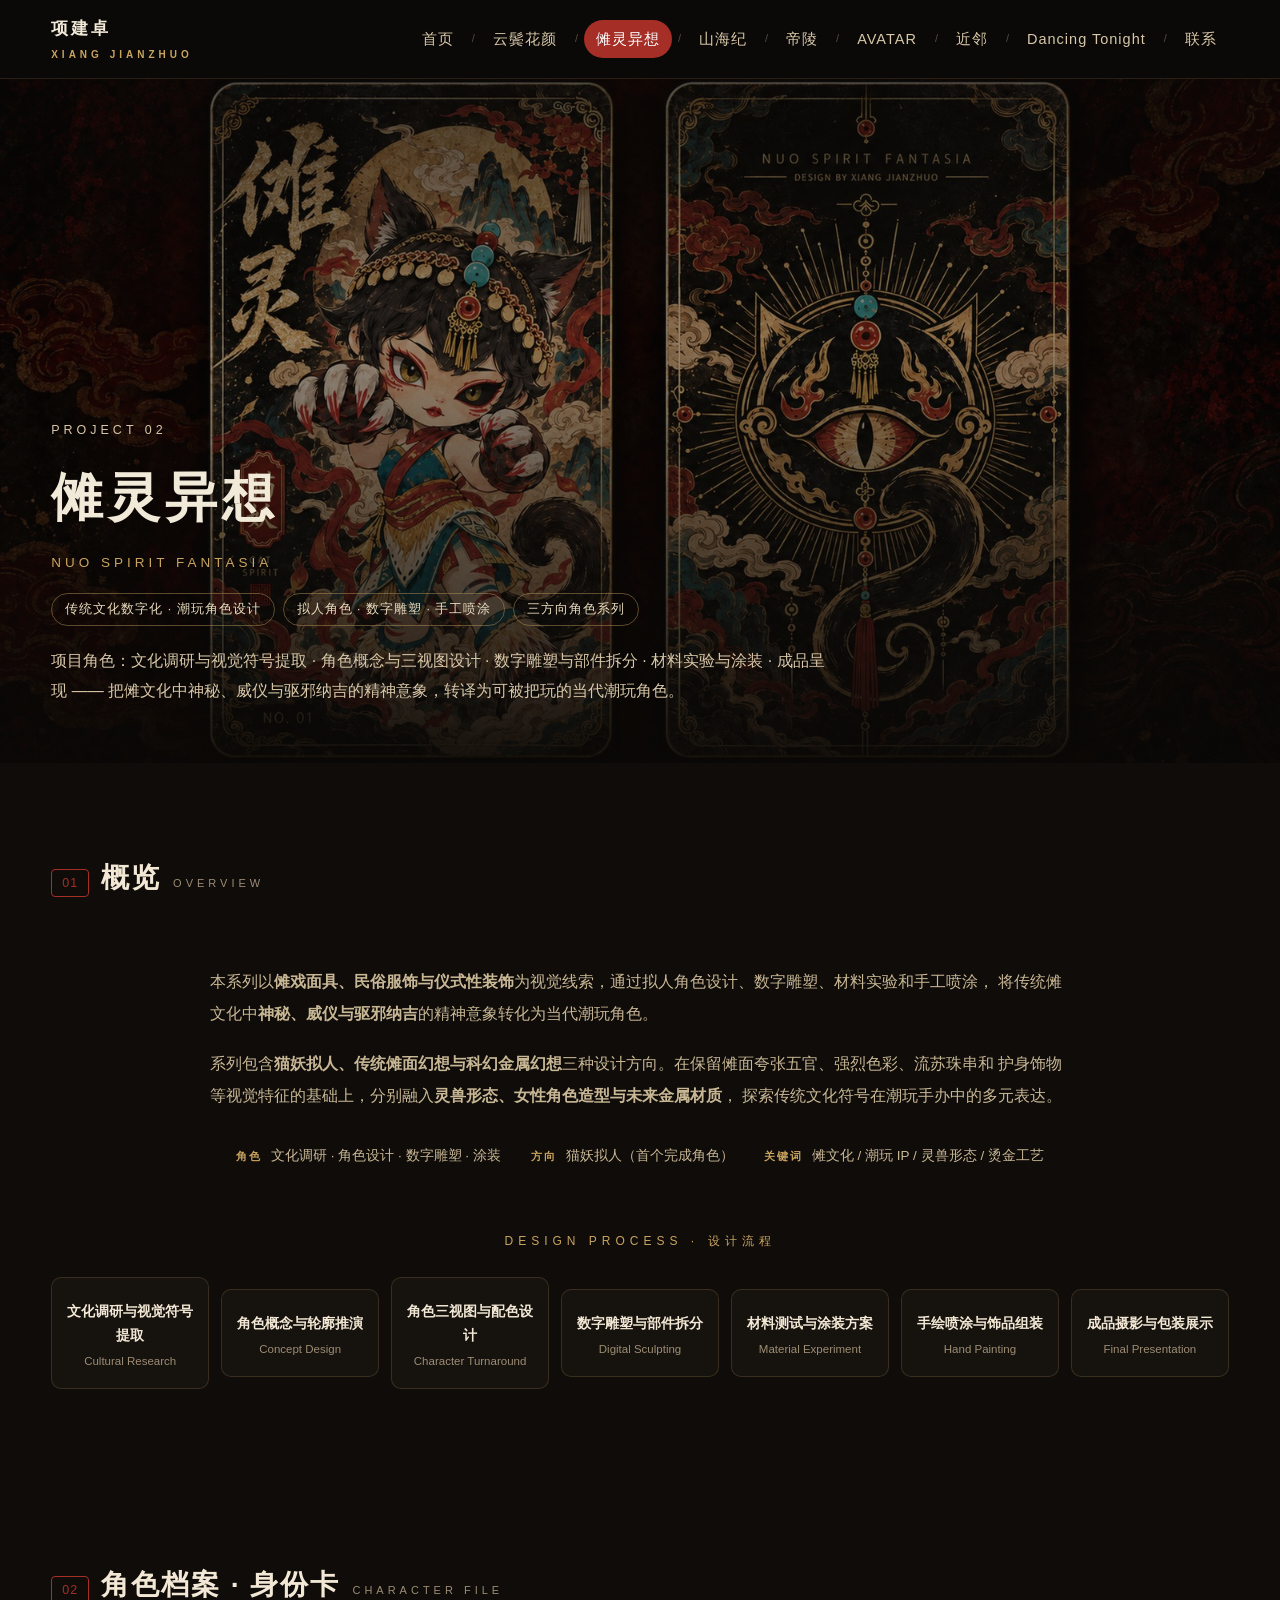
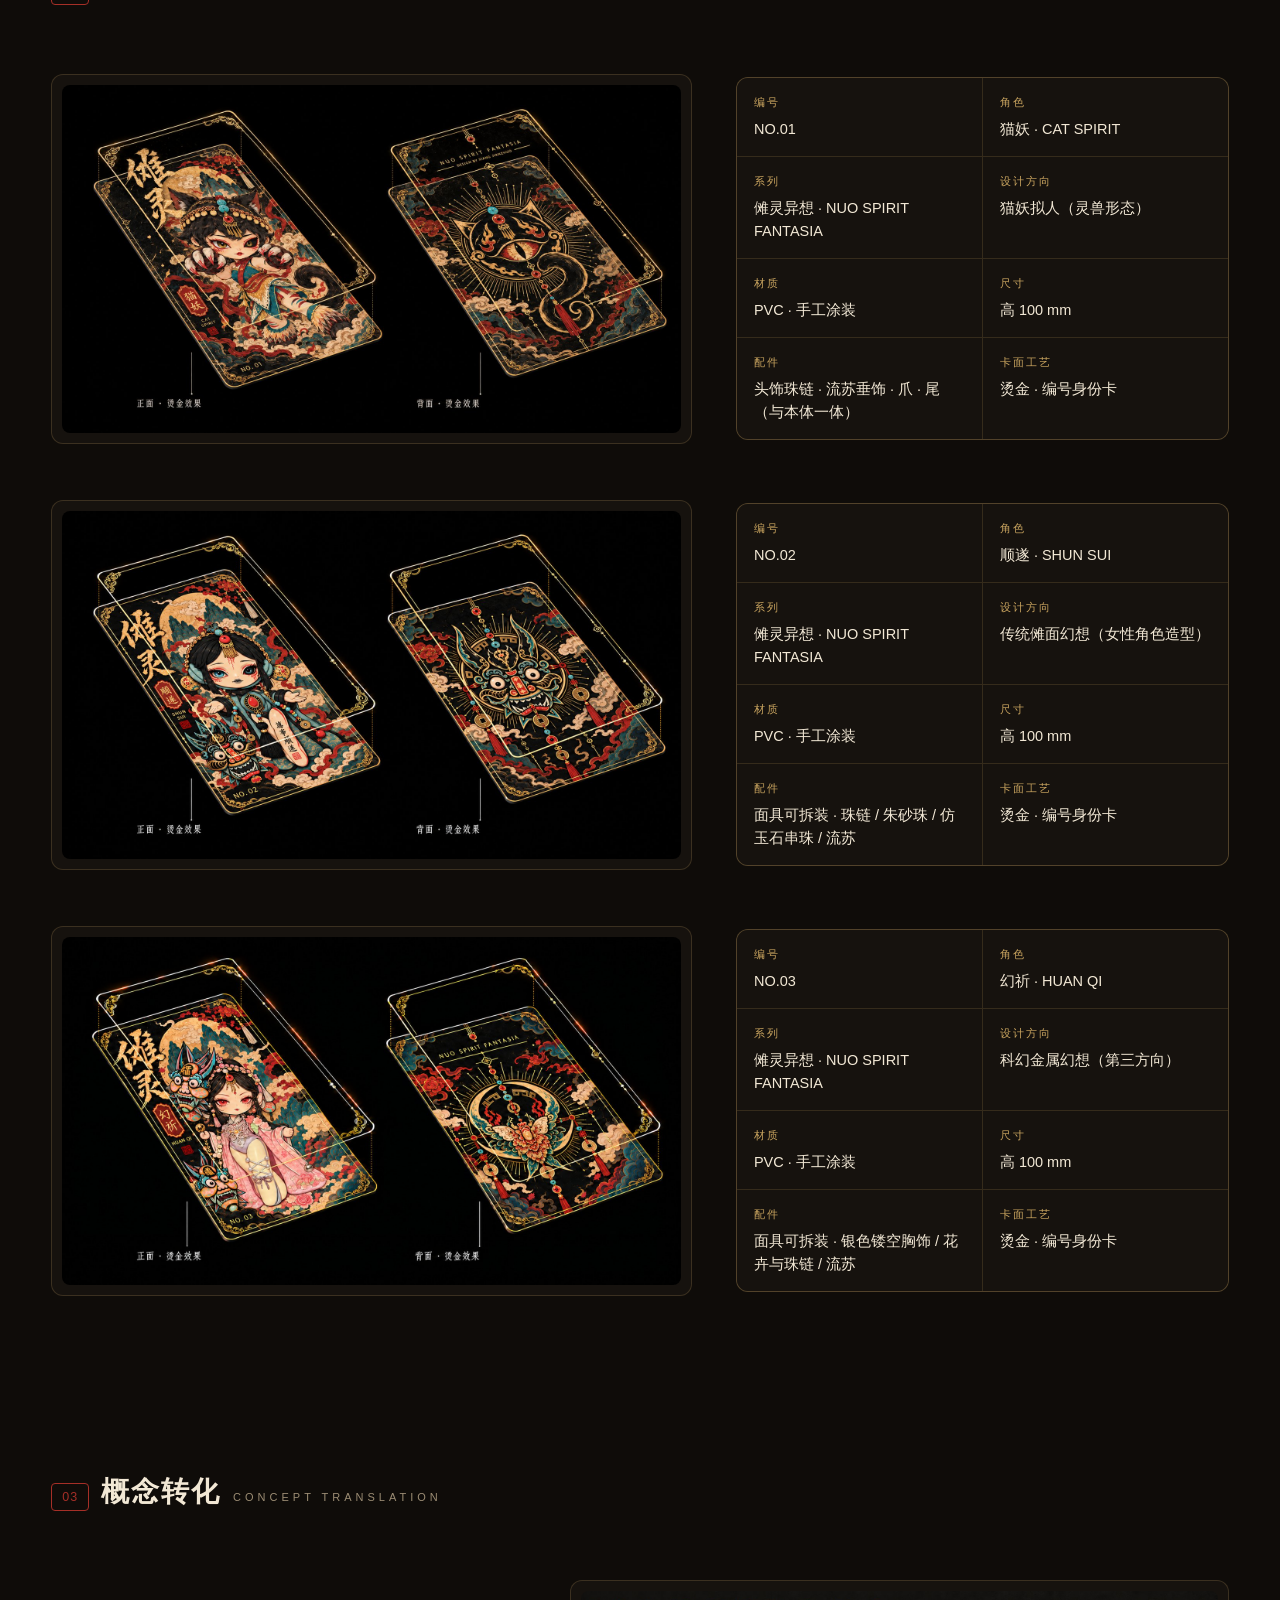
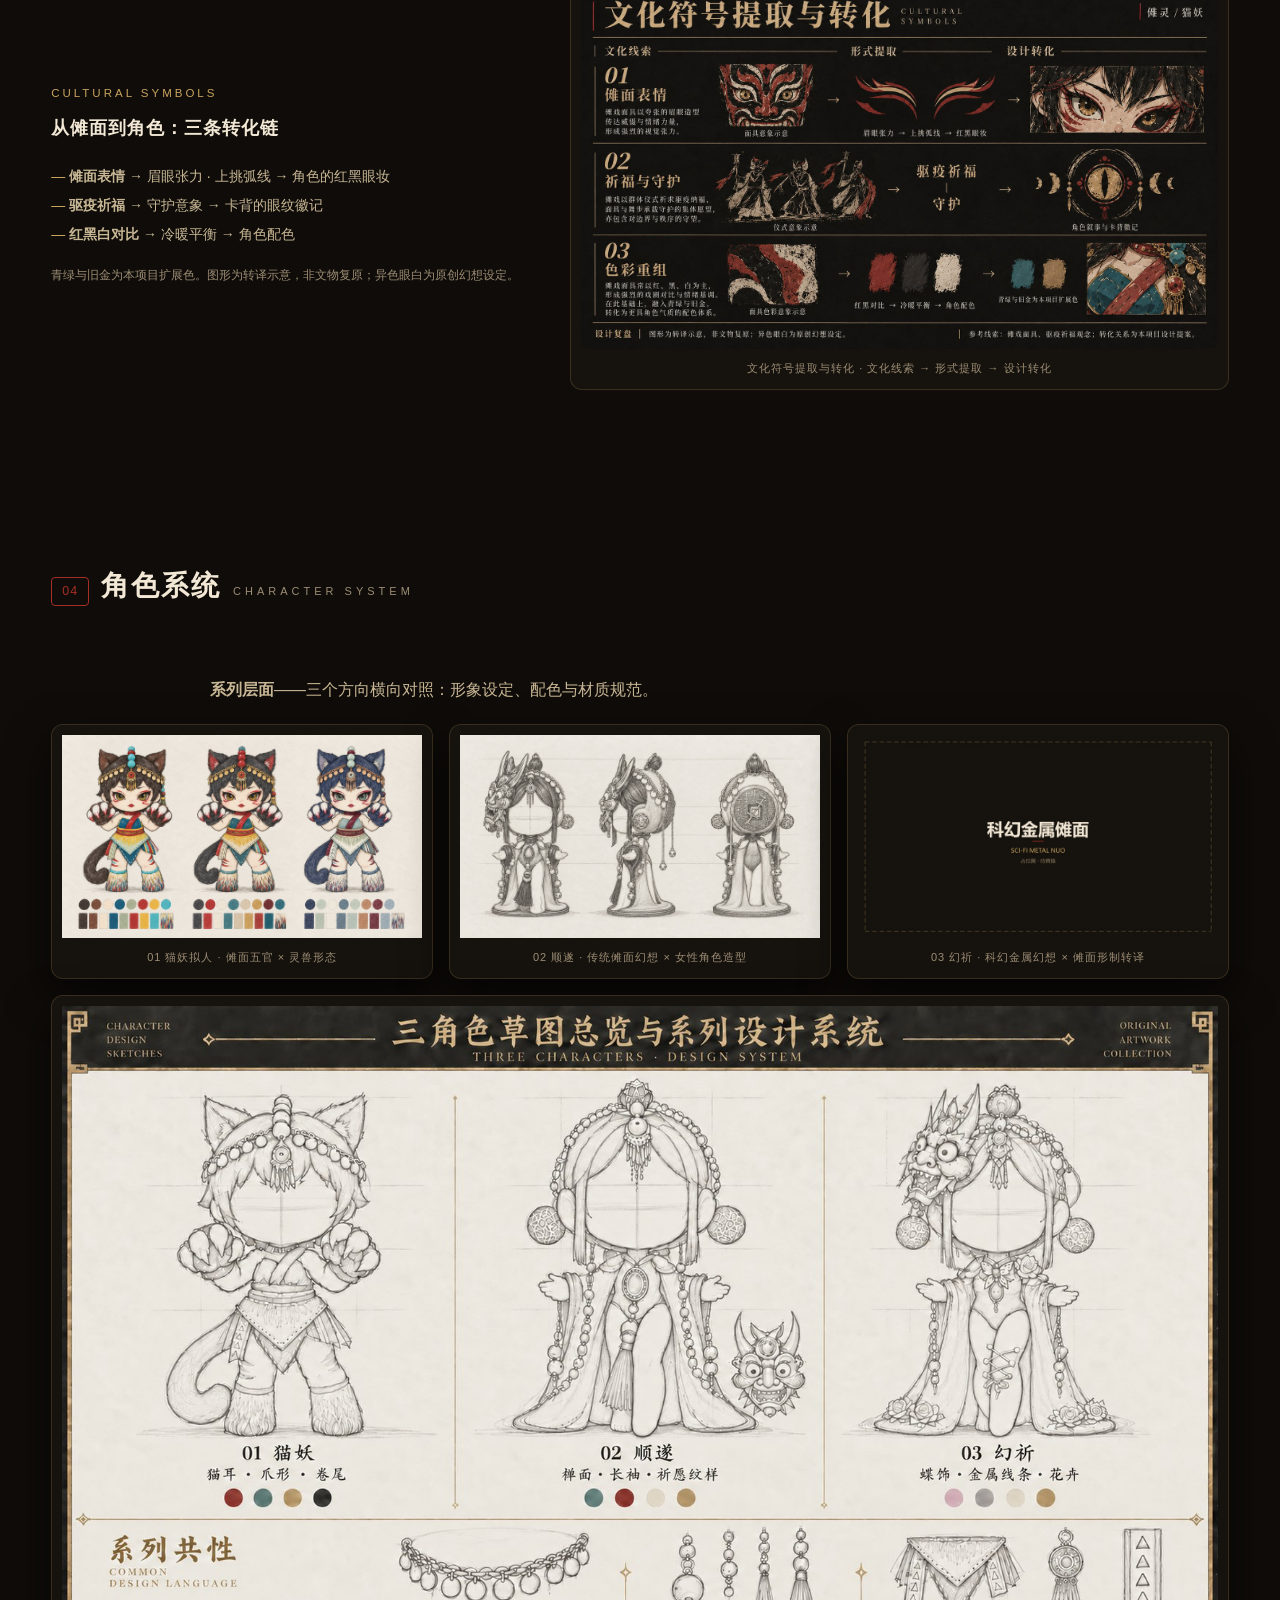
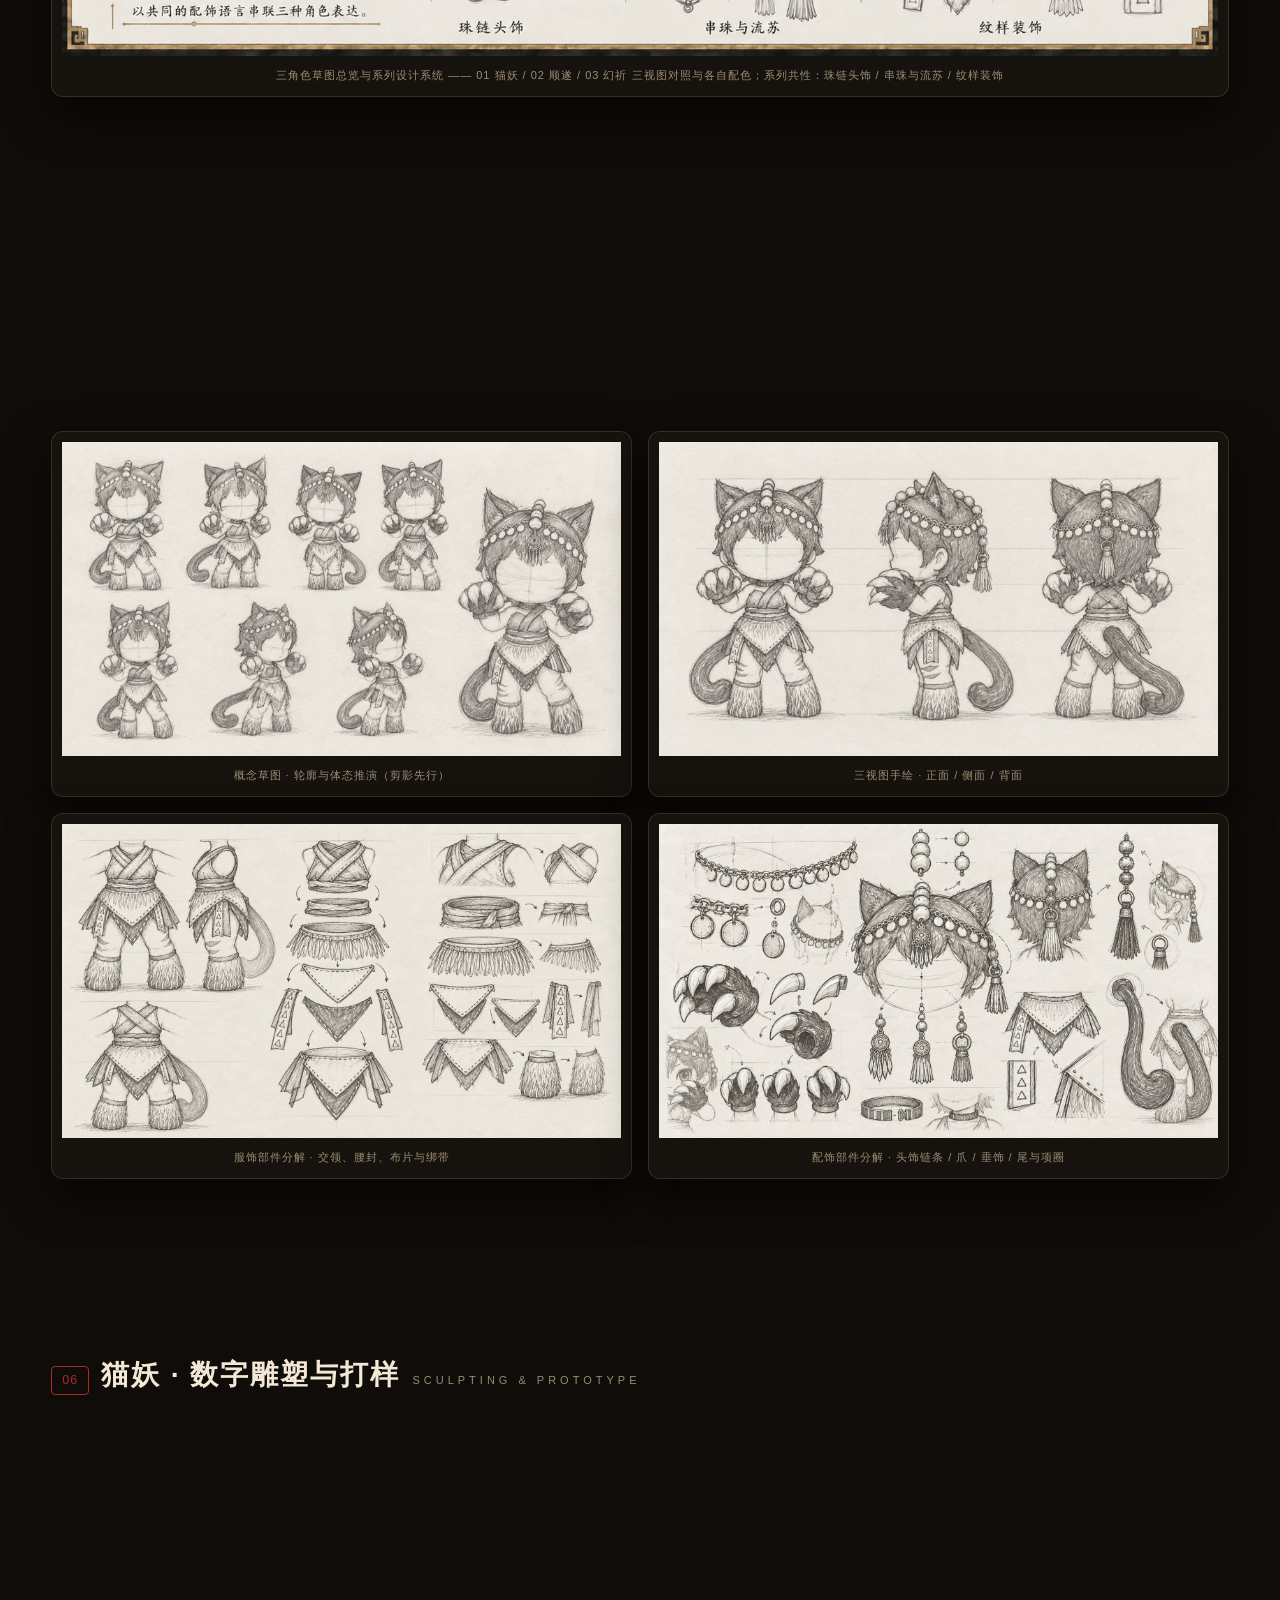
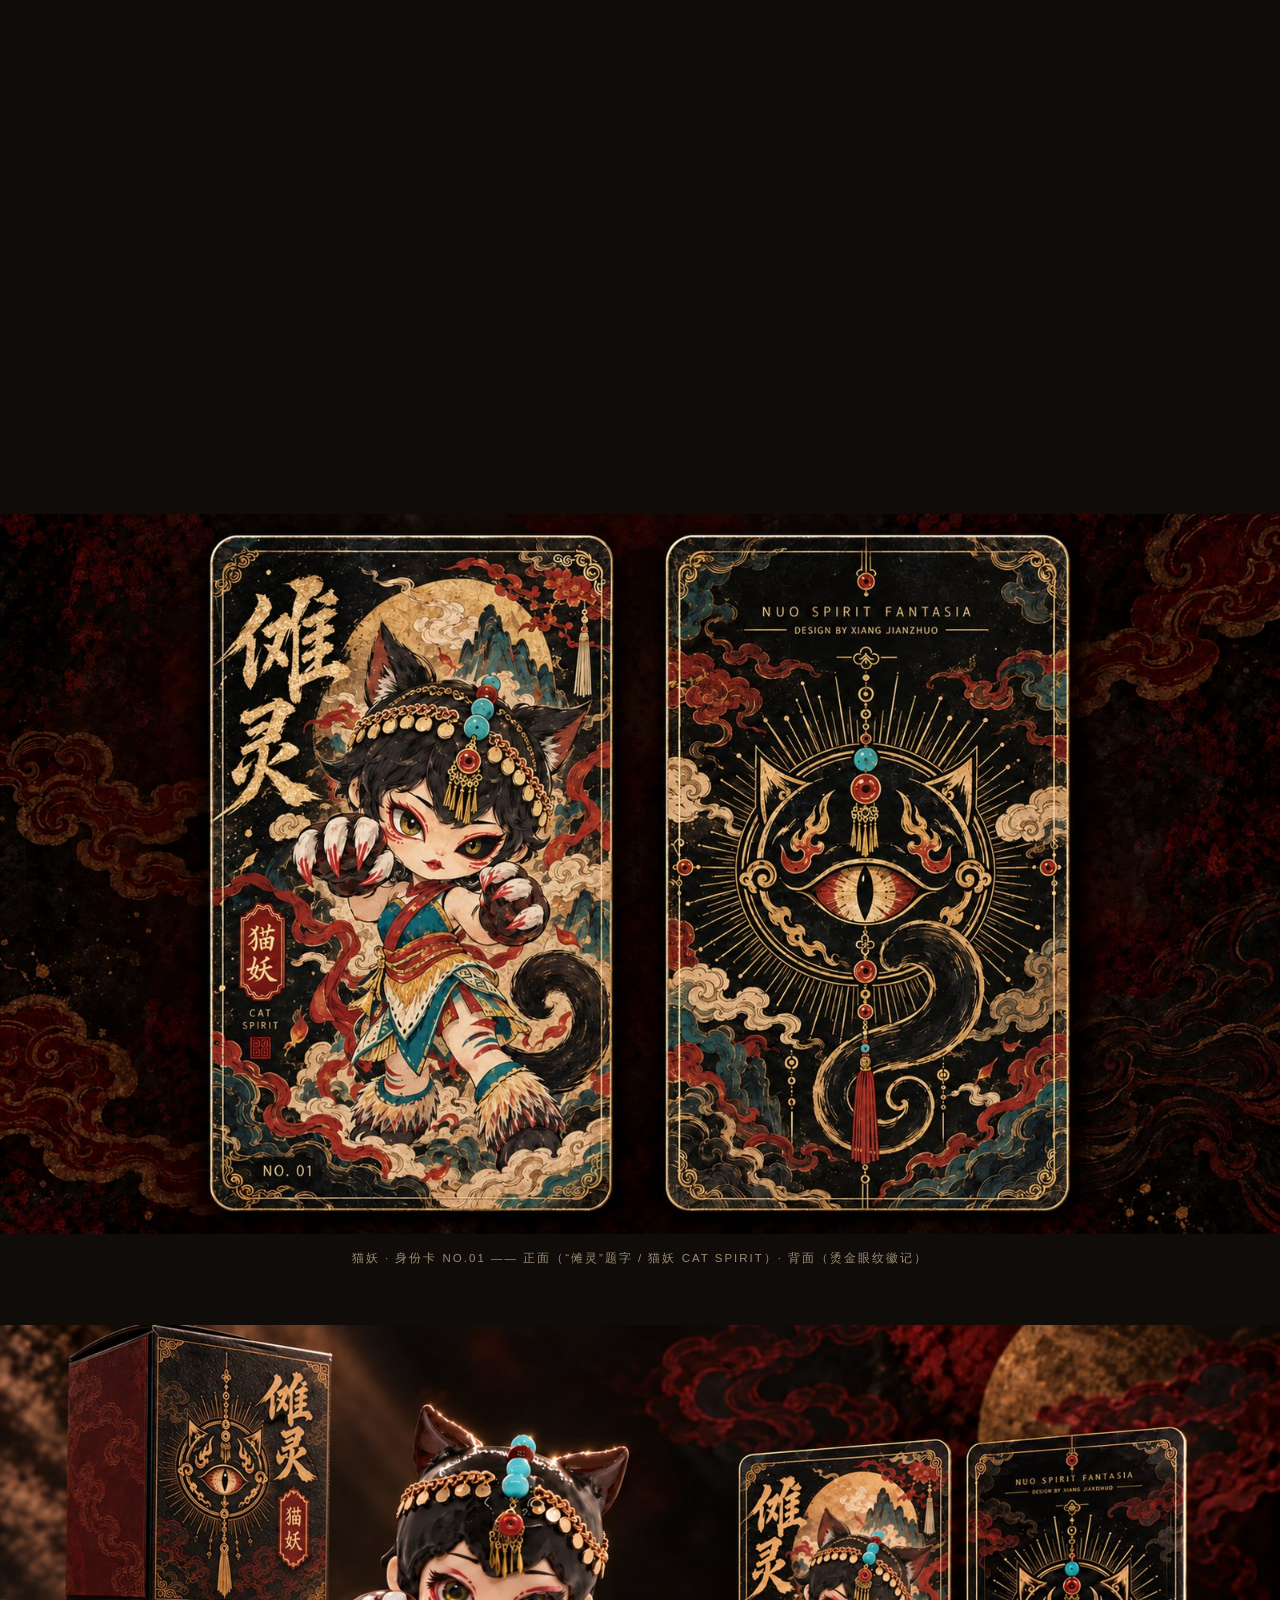
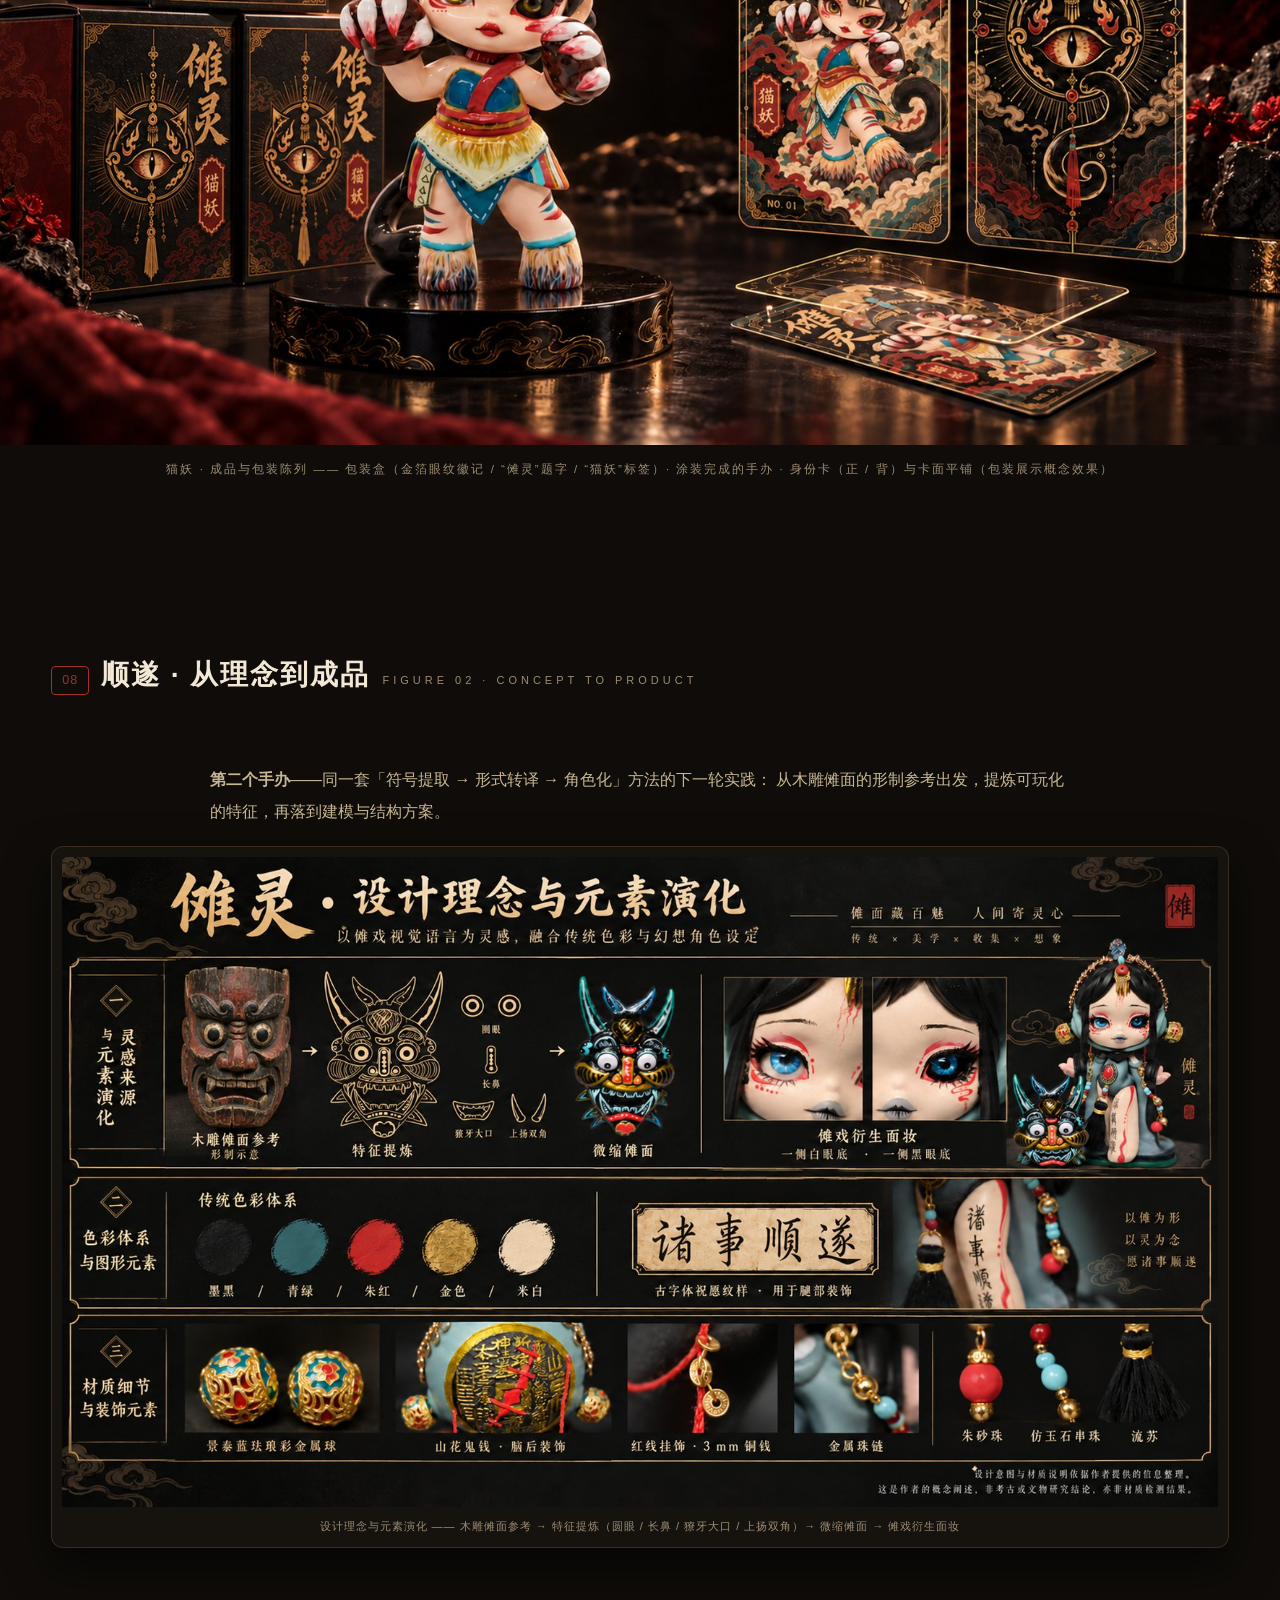
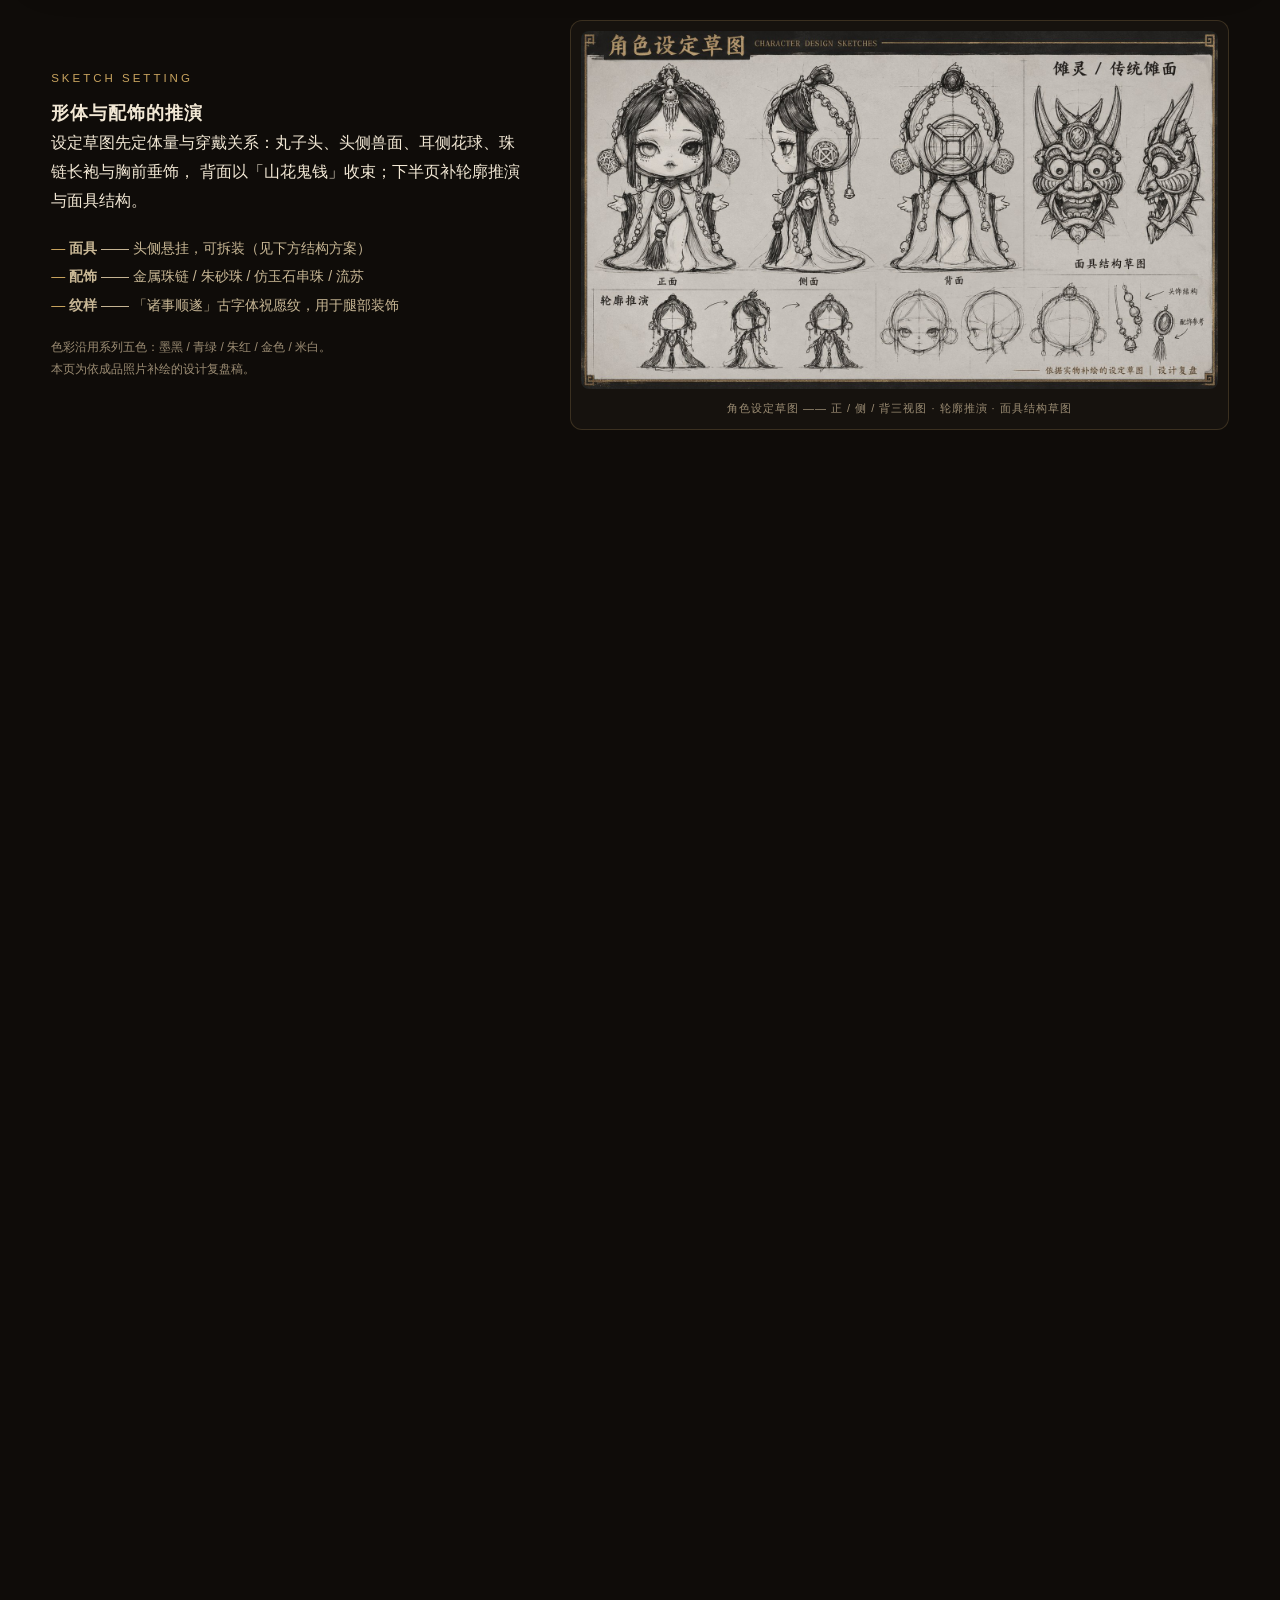
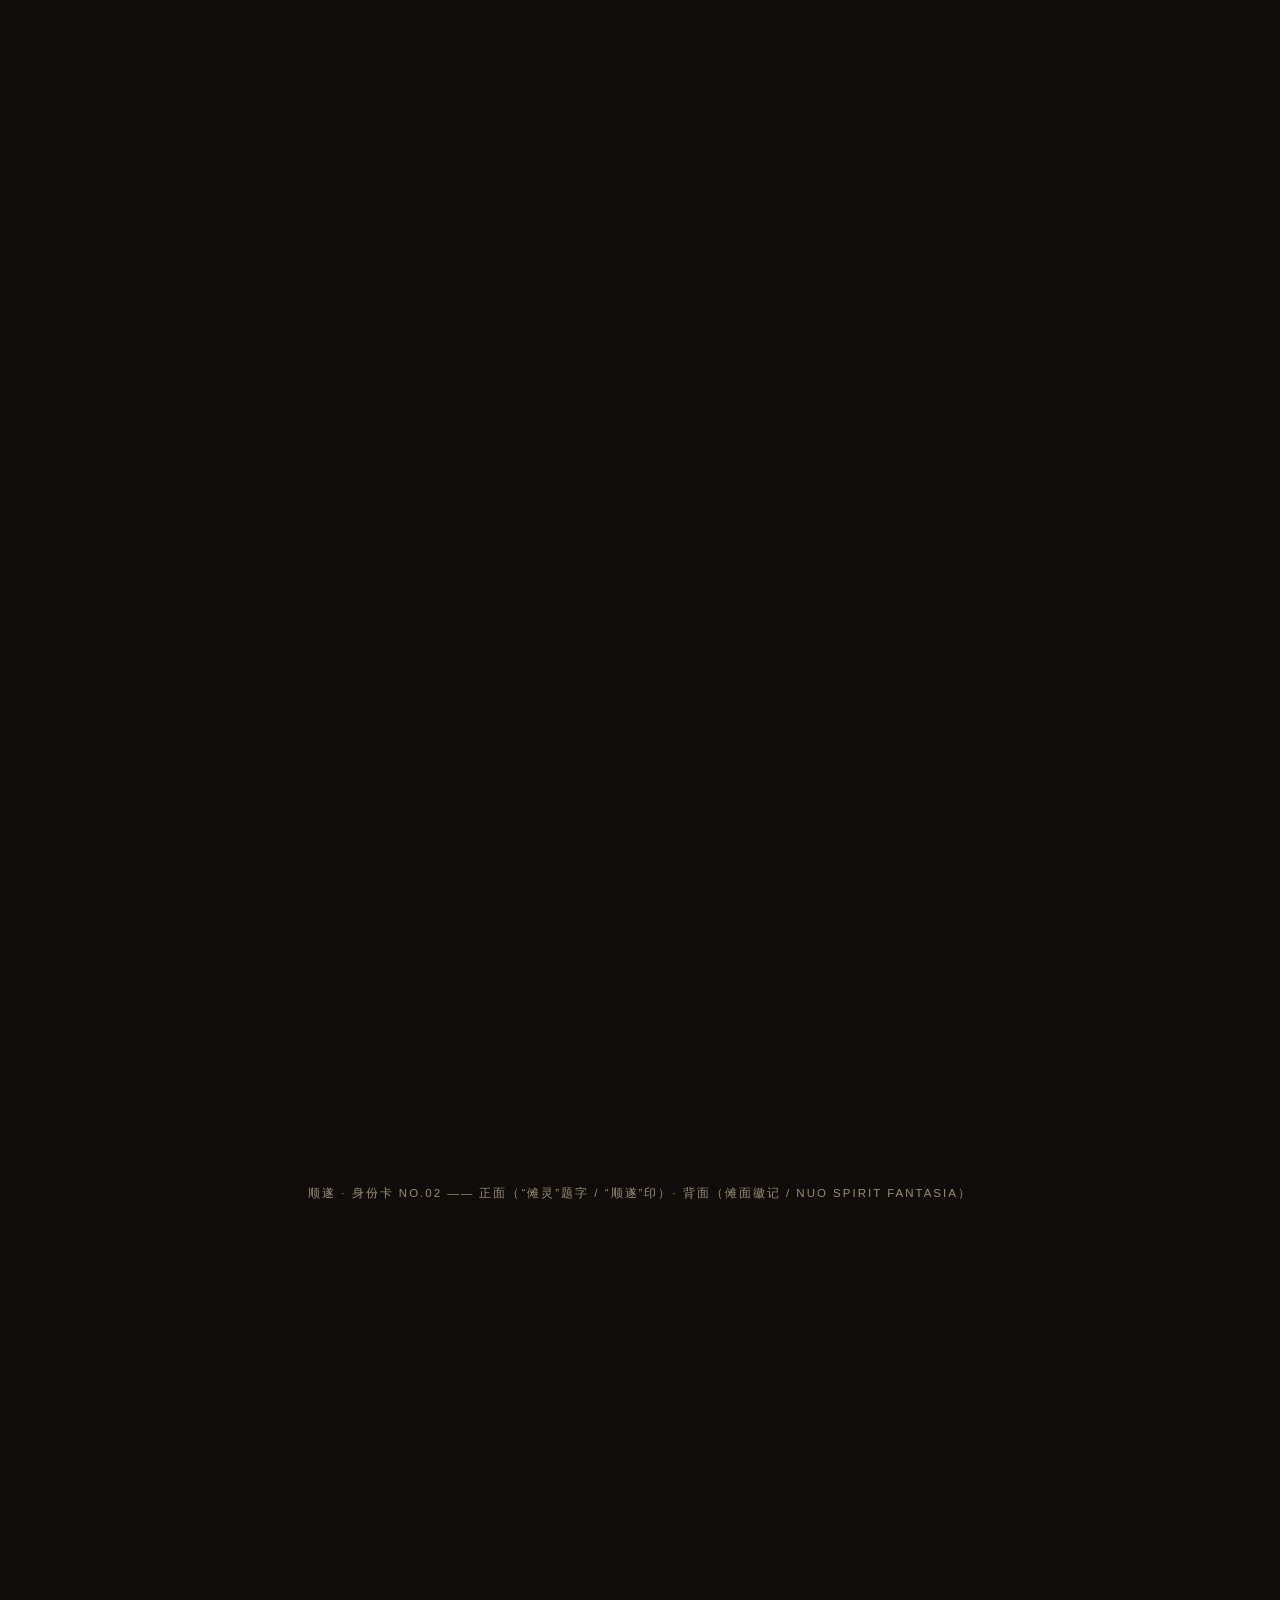
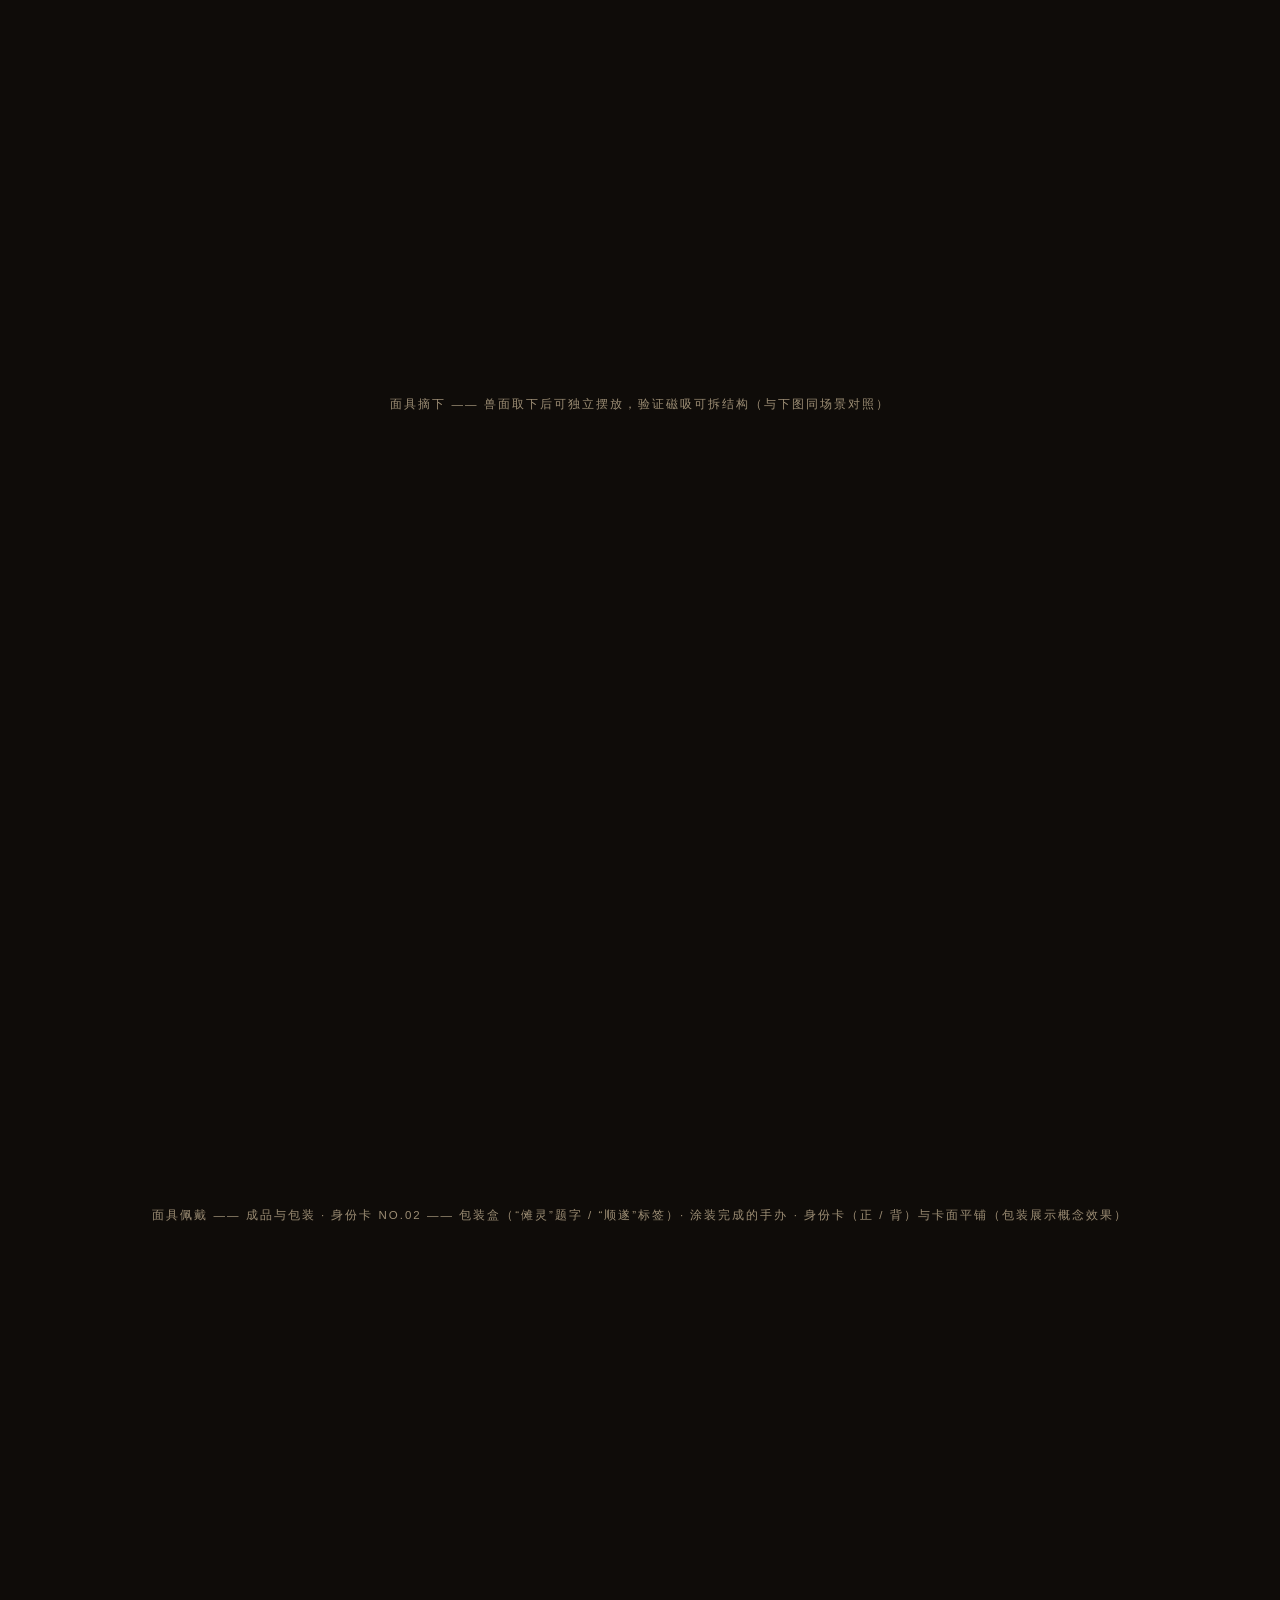
<file: nuoling.html>
<!DOCTYPE html>
<html lang="zh-CN">
<head>
<meta charset="UTF-8">
<meta name="viewport" content="width=device-width, initial-scale=1.0">
<title>傩灵异想 · 潮玩角色设计 — 项建卓作品集</title>
<meta name="description" content="傩灵异想 NUO SPIRIT FANTASIA — 以傩戏面具、民俗服饰与仪式性装饰为视觉线索的潮玩角色设计系列：猫妖拟人、传统傩面幻想、科幻金属幻想三种方向，涵盖角色概念、数字雕塑、材料实验与手工喷涂。">
<link rel="icon" href="data:image/svg+xml,%3Csvg xmlns='http://www.w3.org/2000/svg' viewBox='0 0 32 32'%3E%3Crect width='32' height='32' rx='6' fill='%239e2b25'/%3E%3Ctext x='16' y='23' font-size='19' text-anchor='middle' fill='%23f2ead9'%3E汉%3C/text%3E%3C/svg%3E">
<link rel="stylesheet" href="assets/css/style.css?v=20260922">
</head>
<body data-page="nuoling">

<header class="site-header">
  <div class="container">
    <a class="logo" href="index.html">项建卓<small>XIANG JIANZHUO</small></a>
    <nav class="nav">
      <a href="index.html" data-slug="home">首页</a>
      <span class="sep">/</span>
      <a href="hantang.html" data-slug="hantang">云鬓花颜</a>
      <span class="sep">/</span>
      <a href="nuoling.html" data-slug="nuoling">傩灵异想</a>
      <span class="sep">/</span>
      <a href="shanhaiji.html" data-slug="shanhaiji">山海纪</a>
      <span class="sep">/</span>
      <a href="diling.html" data-slug="diling">帝陵</a>
      <span class="sep">/</span>
      <a href="avatar.html" data-slug="avatar">AVATAR</a>
      <span class="sep">/</span>
      <a href="jinlin.html" data-slug="jinlin">近邻</a>
      <span class="sep">/</span>
      <a href="dancing.html" data-slug="dancing">Dancing Tonight</a>
      <span class="sep">/</span>
      <a href="index.html#contact">联系</a>
    </nav>
    <button class="menu-btn" aria-label="菜单">菜单 ☰</button>
  </div>
</header>

<!-- ===================== 主视觉 ===================== -->
<!-- 封面与首页精选卡均用「卡面」图；换图按同名覆盖 assets/nuoling/cover.jpg?v=20260917 -->
<div class="dcover">
  <div class="dimg"><img src="assets/nuoling/cover.jpg?v=20260917" alt="傩灵异想 潮玩角色设计"></div>
  <div class="dhead">
    <div class="kick">PROJECT 02</div>
    <h1>傩灵异想</h1>
    <div class="en3">Nuo Spirit Fantasia</div>
    <div class="dmeta">
      <span>传统文化数字化 · 潮玩角色设计</span>
      <span>拟人角色 · 数字雕塑 · 手工喷涂</span>
      <span>三方向角色系列</span>
    </div>
    <p class="drole">
      项目角色：文化调研与视觉符号提取 · 角色概念与三视图设计 · 数字雕塑与部件拆分 · 材料实验与涂装 · 成品呈现
      —— 把傩文化中神秘、威仪与驱邪纳吉的精神意象，转译为可被把玩的当代潮玩角色。
    </p>
  </div>
</div>

<!-- ===================== 01 概览 ===================== -->
<section class="dsec">
  <div class="container">
    <div class="dsec-head" data-reveal>
      <span class="k">01</span>
      <h3>概览</h3>
      <span class="k-en">Overview</span>
    </div>
    <div class="dbody" data-reveal>
      <p>
        本系列以<b>傩戏面具、民俗服饰与仪式性装饰</b>为视觉线索，通过拟人角色设计、数字雕塑、材料实验和手工喷涂，
        将传统傩文化中<b>神秘、威仪与驱邪纳吉</b>的精神意象转化为当代潮玩角色。
      </p>
      <p>
        系列包含<b>猫妖拟人、传统傩面幻想与科幻金属幻想</b>三种设计方向。在保留傩面夸张五官、强烈色彩、流苏珠串和
        护身饰物等视觉特征的基础上，分别融入<b>灵兽形态、女性角色造型与未来金属材质</b>，
        探索传统文化符号在潮玩手办中的多元表达。
      </p>
    </div>
    <div class="meta-row" data-reveal>
      <div><b>角色</b>文化调研 · 角色设计 · 数字雕塑 · 涂装</div>
      <div><b>方向</b>猫妖拟人（首个完成角色）</div>
      <div><b>关键词</b>傩文化 / 潮玩 IP / 灵兽形态 / 烫金工艺</div>
    </div>
    <div style="text-align:center;font-size:12px;color:var(--gold);letter-spacing:5px;margin-top:7vh" data-reveal>DESIGN PROCESS · 设计流程</div>
    <div class="flow" style="max-width:1180px;margin:24px auto 0" data-reveal>
      <div class="fstep"><div class="ft">文化调研与视觉符号提取</div><div class="fs">Cultural Research</div></div>
      <div class="fstep"><div class="ft">角色概念与轮廓推演</div><div class="fs">Concept Design</div></div>
      <div class="fstep"><div class="ft">角色三视图与配色设计</div><div class="fs">Character Turnaround</div></div>
      <div class="fstep"><div class="ft">数字雕塑与部件拆分</div><div class="fs">Digital Sculpting</div></div>
      <div class="fstep"><div class="ft">材料测试与涂装方案</div><div class="fs">Material Experiment</div></div>
      <div class="fstep"><div class="ft">手绘喷涂与饰品组装</div><div class="fs">Hand Painting</div></div>
      <div class="fstep"><div class="ft">成品摄影与包装展示</div><div class="fs">Final Presentation</div></div>
    </div>
  </div>
</section>

<!-- ===================== 02 角色档案 · 身份卡 ===================== -->
<section class="dsec">
  <div class="container">
    <div class="dsec-head" data-reveal>
      <span class="k">02</span>
      <h3>角色档案 · 身份卡</h3>
      <span class="k-en">Character File</span>
    </div>
    <div class="profile" data-reveal>
      <figure>
        <img src="assets/nuoling/card-foil.jpg?v=20260917" alt="猫妖身份卡 烫金效果" loading="lazy">
      </figure>
      <dl>
        <div><dt>编号</dt><dd>NO.01</dd></div>
        <div><dt>角色</dt><dd>猫妖 · CAT SPIRIT</dd></div>
        <div><dt>系列</dt><dd>傩灵异想 · NUO SPIRIT FANTASIA</dd></div>
        <div><dt>设计方向</dt><dd>猫妖拟人（灵兽形态）</dd></div>
        <div><dt>材质</dt><dd>PVC · 手工涂装</dd></div>
        <div><dt>尺寸</dt><dd>高 100 mm</dd></div>
        <div><dt>配件</dt><dd>头饰珠链 · 流苏垂饰 · 爪 · 尾（与本体一体）</dd></div>
        <div><dt>卡面工艺</dt><dd>烫金 · 编号身份卡</dd></div>
      </dl>
    </div>
    <div class="profile" data-reveal style="margin-top:56px">
      <figure>
        <img src="assets/nuoling/nuo2-card-foil.jpg?v=20260918d" alt="顺遂 · 身份卡 NO.02 烫金效果" loading="lazy">
      </figure>
      <dl>
        <div><dt>编号</dt><dd>NO.02</dd></div>
        <div><dt>角色</dt><dd>顺遂 · SHUN SUI</dd></div>
        <div><dt>系列</dt><dd>傩灵异想 · NUO SPIRIT FANTASIA</dd></div>
        <div><dt>设计方向</dt><dd>传统傩面幻想（女性角色造型）</dd></div>
        <div><dt>材质</dt><dd>PVC · 手工涂装</dd></div>
        <div><dt>尺寸</dt><dd>高 100 mm</dd></div>
        <div><dt>配件</dt><dd>面具可拆装 · 珠链 / 朱砂珠 / 仿玉石串珠 / 流苏</dd></div>
        <div><dt>卡面工艺</dt><dd>烫金 · 编号身份卡</dd></div>
      </dl>
    </div>
    <div class="profile" data-reveal style="margin-top:56px">
      <figure>
        <img src="assets/nuoling/qi3-card-foil.jpg?v=20260918d" alt="幻祈 身份卡 NO.03 烫金效果" loading="lazy">
      </figure>
      <dl>
        <div><dt>编号</dt><dd>NO.03</dd></div>
        <div><dt>角色</dt><dd>幻祈 · HUAN QI</dd></div>
        <div><dt>系列</dt><dd>傩灵异想 · NUO SPIRIT FANTASIA</dd></div>
        <div><dt>设计方向</dt><dd>科幻金属幻想（第三方向）</dd></div>
        <div><dt>材质</dt><dd>PVC · 手工涂装</dd></div>
        <div><dt>尺寸</dt><dd>高 100 mm</dd></div>
        <div><dt>配件</dt><dd>面具可拆装 · 银色镂空胸饰 / 花卉与珠链 / 流苏</dd></div>
        <div><dt>卡面工艺</dt><dd>烫金 · 编号身份卡</dd></div>
      </dl>
    </div>
  </div>
</section>

<!-- ===================== 03 概念转化 ===================== -->
<section class="dsec">
  <div class="container">
    <div class="dsec-head" data-reveal>
      <span class="k">03</span>
      <h3>概念转化</h3>
      <span class="k-en">Concept Translation</span>
    </div>
    <div class="duo" data-reveal>
      <div class="duo-txt">
        <div class="dsub">Cultural Symbols</div>
        <h4>从傩面到角色：三条转化链</h4>
        <ul>
          <li><b>傩面表情</b> → 眉眼张力 · 上挑弧线 → 角色的红黑眼妆</li>
          <li><b>驱疫祈福</b> → 守护意象 → 卡背的眼纹徽记</li>
          <li><b>红黑白对比</b> → 冷暖平衡 → 角色配色</li>
        </ul>
        <p class="note">青绿与旧金为本项目扩展色。图形为转译示意，非文物复原；异色眼白为原创幻想设定。</p>
      </div>
      <figure>
        <img src="assets/nuoling/process-1.jpg?v=20260917" alt="文化符号提取与转化">
        <figcaption>文化符号提取与转化 · 文化线索 → 形式提取 → 设计转化</figcaption>
      </figure>
    </div>
  </div>
</section>

<!-- ===================== 04 角色系统 ===================== -->
<section class="dsec">
  <div class="container">
    <div class="dsec-head" data-reveal>
      <span class="k">04</span>
      <h3>角色系统</h3>
      <span class="k-en">Character System</span>
    </div>
    <div class="dbody" data-reveal>
      <p><b>系列层面</b>——三个方向横向对照：形象设定、配色与材质规范。</p>
    </div>
    <div class="gallery gallery-third" data-reveal>
      <figure class="g-item">
        <img src="assets/nuoling/direction-1.jpg?v=20260917" alt="猫妖拟人 角色设计" loading="lazy">
        <figcaption class="g-cap">01 猫妖拟人 · 傩面五官 × 灵兽形态</figcaption>
      </figure>
      <figure class="g-item">
        <img src="assets/nuoling/direction-2.jpg?v=20260918" alt="顺遂 角色设计 三视图" loading="lazy">
        <figcaption class="g-cap">02 顺遂 · 传统傩面幻想 × 女性角色造型</figcaption>
      </figure>
      <figure class="g-item">
        <img src="assets/nuoling/direction-3.jpg?v=20260918" alt="幻祈 角色设计草图 三视图" loading="lazy">
        <figcaption class="g-cap">03 幻祈 · 科幻金属幻想 × 傩面形制转译</figcaption>
      </figure>
    </div>
    <div class="gallery gallery-wide" style="margin-top:16px" data-reveal>
      <figure class="g-item">
        <img src="assets/nuoling/overview.jpg?v=20260919" alt="三角色草图总览与系列设计系统" loading="lazy">
        <figcaption class="g-cap">三角色草图总览与系列设计系统 —— 01 猫妖 / 02 顺遂 / 03 幻祈 三视图对照与各自配色；系列共性：珠链头饰 / 串珠与流苏 / 纹样装饰</figcaption>
      </figure>
    </div>
  </div>
</section>

<!-- ===================== 05 草图推导 ===================== -->
<section class="dsec">
  <div class="container">
    <div class="dsec-head" data-reveal>
      <span class="k">05</span>
      <h3>猫妖 · 草图推导</h3>
      <span class="k-en">Cat Spirit · Concept Sketches</span>
    </div>
    <div class="dbody" data-reveal>
      <p><b>单角色层面</b>——猫妖的草图推导：从轮廓推演、三视图，到服饰与配饰的部件分解。</p>
    </div>
    <div class="gallery gallery-half" data-reveal>
      <figure class="g-item">
        <img src="assets/nuoling/process-2.jpg?v=20260917" alt="猫妖 概念草图 轮廓推演" loading="lazy">
        <figcaption class="g-cap">概念草图 · 轮廓与体态推演（剪影先行）</figcaption>
      </figure>
      <figure class="g-item">
        <img src="assets/nuoling/process-3.jpg?v=20260917" alt="猫妖 三视图手绘" loading="lazy">
        <figcaption class="g-cap">三视图手绘 · 正面 / 侧面 / 背面</figcaption>
      </figure>
      <figure class="g-item">
        <img src="assets/nuoling/sketch-costume.jpg?v=20260917" alt="服饰部件分解手绘" loading="lazy">
        <figcaption class="g-cap">服饰部件分解 · 交领、腰封、布片与绑带</figcaption>
      </figure>
      <figure class="g-item">
        <img src="assets/nuoling/sketch-ornament.jpg?v=20260917" alt="配饰部件分解手绘" loading="lazy">
        <figcaption class="g-cap">配饰部件分解 · 头饰链条 / 爪 / 垂饰 / 尾与项圈</figcaption>
      </figure>
    </div>
  </div>
</section>

<!-- ===================== 06 数字雕塑与打样 ===================== -->
<section class="dsec">
  <div class="container">
    <div class="dsec-head" data-reveal>
      <span class="k">06</span>
      <h3>猫妖 · 数字雕塑与打样</h3>
      <span class="k-en">Sculpting &amp; Prototype</span>
    </div>
    <div class="gallery gallery-half" data-reveal>
      <figure class="g-item">
        <img src="assets/nuoling/sculpt-white.jpg?v=20260917" alt="数字雕塑 白膜三视图" loading="lazy">
        <figcaption class="g-cap">白膜 · 三视图（造型与体量的第一轮校形）</figcaption>
      </figure>
      <figure class="g-item">
        <img src="assets/nuoling/sculpt-gray.jpg?v=20260917" alt="数字雕塑 灰模三视图" loading="lazy">
        <figcaption class="g-cap">灰模 · 三视图（表面与细节检查，为开模与涂装准备）</figcaption>
      </figure>
    </div>
  </div>
</section>

<!-- ===================== 07 成品与包装（满幅） ===================== -->
<section class="dsec">
  <div class="container">
    <div class="dsec-head" data-reveal>
      <span class="k">07</span>
      <h3>猫妖 · 成品与包装</h3>
      <span class="k-en">Final &amp; Packaging</span>
    </div>
  </div>
  <div class="bleed" data-reveal>
    <img src="assets/nuoling/card-01.jpg?v=20260917" alt="猫妖身份卡 正面与背面" loading="lazy">
  </div>
  <div class="bleed-cap">猫妖 · 身份卡 NO.01 —— 正面（“傩灵”题字 / 猫妖 CAT SPIRIT）· 背面（烫金眼纹徽记）</div>
  <div class="bleed" data-reveal style="margin-top:56px">
    <img src="assets/nuoling/package.jpg?v=20260919" alt="猫妖 成品与包装陈列：包装盒、涂装完成的手办与身份卡" loading="lazy">
  </div>
  <div class="bleed-cap">猫妖 · 成品与包装陈列 —— 包装盒（金箔眼纹徽记 / “傩灵”题字 / “猫妖”标签）· 涂装完成的手办 · 身份卡（正 / 背）与卡面平铺（包装展示概念效果）</div>
</section>

<!-- ===================== 08 顺遂 · 从理念到成品 ===================== -->
<section class="dsec">
  <div class="container">
    <div class="dsec-head" data-reveal>
      <span class="k">08</span>
      <h3>顺遂 · 从理念到成品</h3>
      <span class="k-en">Figure 02 · Concept to Product</span>
    </div>
    <div class="dbody" data-reveal>
      <p><b>第二个手办</b>——同一套「符号提取 → 形式转译 → 角色化」方法的下一轮实践：
         从木雕傩面的形制参考出发，提炼可玩化的特征，再落到建模与结构方案。</p>
    </div>
    <div class="gallery gallery-wide" data-reveal>
      <figure class="g-item">
        <img src="assets/nuoling/nuo2-concept.jpg?v=20260918" alt="顺遂 · 设计理念与元素演化" loading="lazy">
        <figcaption class="g-cap">设计理念与元素演化 —— 木雕傩面参考 → 特征提炼（圆眼 / 长鼻 / 獠牙大口 / 上扬双角）→ 微缩傩面 → 傩戏衍生面妆</figcaption>
      </figure>
    </div>
    <div class="duo" data-reveal style="margin-top:8vh">
      <div class="duo-txt">
        <div class="dsub">Sketch Setting</div>
        <h4>形体与配饰的推演</h4>
        <p>设定草图先定体量与穿戴关系：丸子头、头侧兽面、耳侧花球、珠链长袍与胸前垂饰，
           背面以「山花鬼钱」收束；下半页补轮廓推演与面具结构。</p>
        <ul>
          <li><b>面具</b> —— 头侧悬挂，可拆装（见下方结构方案）</li>
          <li><b>配饰</b> —— 金属珠链 / 朱砂珠 / 仿玉石串珠 / 流苏</li>
          <li><b>纹样</b> —— 「诸事顺遂」古字体祝愿纹，用于腿部装饰</li>
        </ul>
        <p class="note">色彩沿用系列五色：墨黑 / 青绿 / 朱红 / 金色 / 米白。<br>
           本页为依成品照片补绘的设计复盘稿。</p>
      </div>
      <figure>
        <img src="assets/nuoling/nuo2-sketch.jpg?v=20260918b" alt="顺遂 · 角色设定草图 三视图">
        <figcaption>角色设定草图 —— 正 / 侧 / 背三视图 · 轮廓推演 · 面具结构草图</figcaption>
      </figure>
    </div>
    <div class="gallery gallery-wide" data-reveal style="margin-top:8vh">
      <figure class="g-item">
        <img src="assets/nuoling/nuo2-model.jpg?v=20260918" alt="顺遂 · 建模三视图 · 体块与部件关系" loading="lazy">
        <figcaption class="g-cap">体块与部件关系 —— 灰模三视图 · 头部 / 面具 / 身体与底座 / 外加饰件拆分（依成品照片重构，连接结构待核对）</figcaption>
      </figure>
    </div>
    <div class="gallery gallery-wide" data-reveal style="margin-top:8vh">
      <figure class="g-item">
        <img src="assets/nuoling/nuo2-structure.jpg?v=20260918" alt="傩面建模 磁吸结构示意" loading="lazy">
        <figcaption class="g-cap">傩面磁吸结构示意 —— 固定盖片 / 磁铁槽 / 定位结构 · 概念方案，尺寸与吸附力待实物验证</figcaption>
      </figure>
    </div>
  </div>
  <div class="bleed" data-reveal style="margin-top:8vh">
    <img src="assets/nuoling/nuo2-card.jpg?v=20260918d" alt="顺遂 · 身份卡 NO.02 正面与背面" loading="lazy">
  </div>
  <div class="bleed-cap">顺遂 · 身份卡 NO.02 —— 正面（“傩灵”题字 / “顺遂”印）· 背面（傩面徽记 / NUO SPIRIT FANTASIA）</div>
  <div class="bleed" data-reveal style="margin-top:56px">
    <img src="assets/nuoling/nuo2-final2.jpg?v=20260919" alt="顺遂 · 面具摘下后的姿态" loading="lazy">
  </div>
  <div class="bleed-cap">面具摘下 —— 兽面取下后可独立摆放，验证磁吸可拆结构（与下图同场景对照）</div>
  <div class="bleed" data-reveal style="margin-top:56px">
    <img src="assets/nuoling/nuo2-final.jpg?v=20260919" alt="顺遂 · 成品、包装与身份卡 NO.02" loading="lazy">
  </div>
  <div class="bleed-cap">面具佩戴 —— 成品与包装 · 身份卡 NO.02 —— 包装盒（“傩灵”题字 / “顺遂”标签）· 涂装完成的手办 · 身份卡（正 / 背）与卡面平铺（包装展示概念效果）</div>
</section>

<!-- ===================== 09 幻祈 · 从理念到成品 ===================== -->
<section class="dsec">
  <div class="container">
    <div class="dsec-head" data-reveal>
      <span class="k">09</span>
      <h3>幻祈 · 从理念到成品</h3>
      <span class="k-en">Figure 03 · Concept to Product</span>
    </div>
    <div class="dbody" data-reveal>
      <p><b>第三个手办</b>——延续同一套卡片形制与人物比例，换一组视觉母题：
         傩文化意象 × 科幻金属幻想，以传统为灵感，在金属与粉彩之间构筑东方幻想。</p>
    </div>
    <div class="gallery gallery-wide" data-reveal style="margin-top:6vh">
      <figure class="g-item">
        <img src="assets/nuoling/qi3-concept.jpg?v=20260919" alt="幻祈 · 设计理念与元素转化" loading="lazy">
        <figcaption class="g-cap">幻祈 · 设计理念与元素转化 —— 傩面与面妆 / 山花鬼钱与装饰 / 幻想装饰与材质表达；配色方案（珠光粉 / 镜面银 / 墨黑 / 暖金 / 薄荷青）与材质表现细节（基于实物部位的设计梳理 · 形制提炼与装饰转化）</figcaption>
      </figure>
    </div>
    <div class="duo" data-reveal style="margin-top:6vh">
      <div class="duo-txt">
        <div class="dsub">Sketch</div>
        <h4>形体与配饰的推演</h4>
        <p>三视图先定体量与穿戴关系：丸子头、头侧兽面、垂珠与流苏长裙，
           底座缀玫瑰花丛，背面以铜钱纹圆盘收束。</p>
        <ul>
          <li><b>面具</b> —— 头侧悬挂，可拆装</li>
          <li><b>配饰</b> —— 珠链 / 流苏 / 玫瑰花底座</li>
        </ul>
        <p class="note">本页为概念草图稿；第三方向已完成身份卡与成品包装展示，见下方。</p>
      </div>
      <figure>
        <img src="assets/nuoling/qi3-sketch.jpg?v=20260918" alt="幻祈 角色草图设计 三视图">
        <figcaption>角色草图设计 —— 正 / 侧 / 背三视图 · 面具与配饰分解 · 玫瑰花底座</figcaption>
      </figure>
    </div>
  </div>
  <div class="bleed" data-reveal style="margin-top:8vh">
    <img src="assets/nuoling/qi3-card.jpg?v=20260918d" alt="幻祈 · 身份卡 NO.03 正面与背面" loading="lazy">
  </div>
  <div class="bleed-cap">幻祈 · 身份卡 NO.03 —— 正面（“傩灵”题字 / “幻祈”印）· 背面（月牙花蝶徽记 / NUO SPIRIT FANTASIA）</div>
  <div class="bleed" data-reveal style="margin-top:56px">
    <img src="assets/nuoling/qi3-final.jpg?v=20260919" alt="幻祈 · 成品、包装与身份卡 NO.03" loading="lazy">
  </div>
  <div class="bleed-cap">幻祈 · 成品与包装 —— 包装盒（“傩灵”题字 / “幻祈”标签）· 涂装完成的手办 · 身份卡（正 / 背）与卡面平铺（包装展示概念效果）</div>
</section>

<!-- ===================== 10 系列进展 ===================== -->
<section class="dsec">
  <div class="container">
    <div class="dsum" data-reveal>
      <div class="st">SERIES · 系列进展</div>
      <p>
        猫妖 NO.01 是系列首个完成角色：从傩戏面具的<b>眉眼张力</b>、驱疫祈福的<b>守护意象</b>与<b>红黑白对比</b>出发，
        完成角色设定、草图推导、数字雕塑、打样、涂装成品与身份卡包装的整套落地。
        第二个手办<b>顺遂</b>（传统傩面幻想方向，身份卡 NO.02）沿用同一套「符号提取 → 形式转译 → 角色化」的方法推进：
        已完成理念转化、设定草图、建模与部件梳理、磁吸结构方案，并产出成品与包装的概念效果；
        面具磁吸结构尚处实物验证前的方案阶段。
        第三个手办<b>幻祈</b>（身份卡 NO.03）以<b>科幻金属幻想</b>为方向，已产出理念转化、角色草图、编号身份卡与成品包装的概念效果，继续推进中。
      </p>
    </div>
  </div>
</section>

<!-- ===================== 上一项目 / 下一项目 ===================== -->
<section class="pn">
  <div class="container">
    <div class="pn-head">More Projects — 查看更多作品</div>
    <div class="pn-grid">
      <a class="pn-card" href="hantang.html">
        <img src="assets/hantang-card.jpg" alt="云鬓花颜" loading="lazy">
        <div class="pl"><span class="dir">← 上一项目</span><span class="tt">云鬓花颜</span></div>
      </a>
      <a class="pn-card" href="shanhaiji.html">
        <img src="assets/shanhaiji-card.jpg" alt="山海纪" loading="lazy">
        <div class="pl"><span class="dir">下一项目 →</span><span class="tt">山海纪</span></div>
      </a>
    </div>
  </div>
</section>

<footer>
  <div class="container">
    <div class="f-logo">项建卓 · 作品集</div>
    <div class="f-line"><a href="index.html">首页</a> · <a href="hantang.html">云鬓花颜</a> · <a href="nuoling.html">傩灵异想</a> · <a href="shanhaiji.html">山海纪</a> · <a href="diling.html">帝陵</a> · <a href="avatar.html">AVATAR</a> · <a href="jinlin.html">近邻</a> · <a href="dancing.html">Dancing Tonight</a> · <a href="tujunjun.html">兔军军</a> · <a href="leyou.html">乐游</a></div>
    <div class="f-line">© 2026 项建卓</div>
  </div>
</footer>

<button class="back-top" aria-label="返回顶部">↑</button>
<script src="assets/js/main.js?v=20260922"></script>
</body>
</html>
</file>
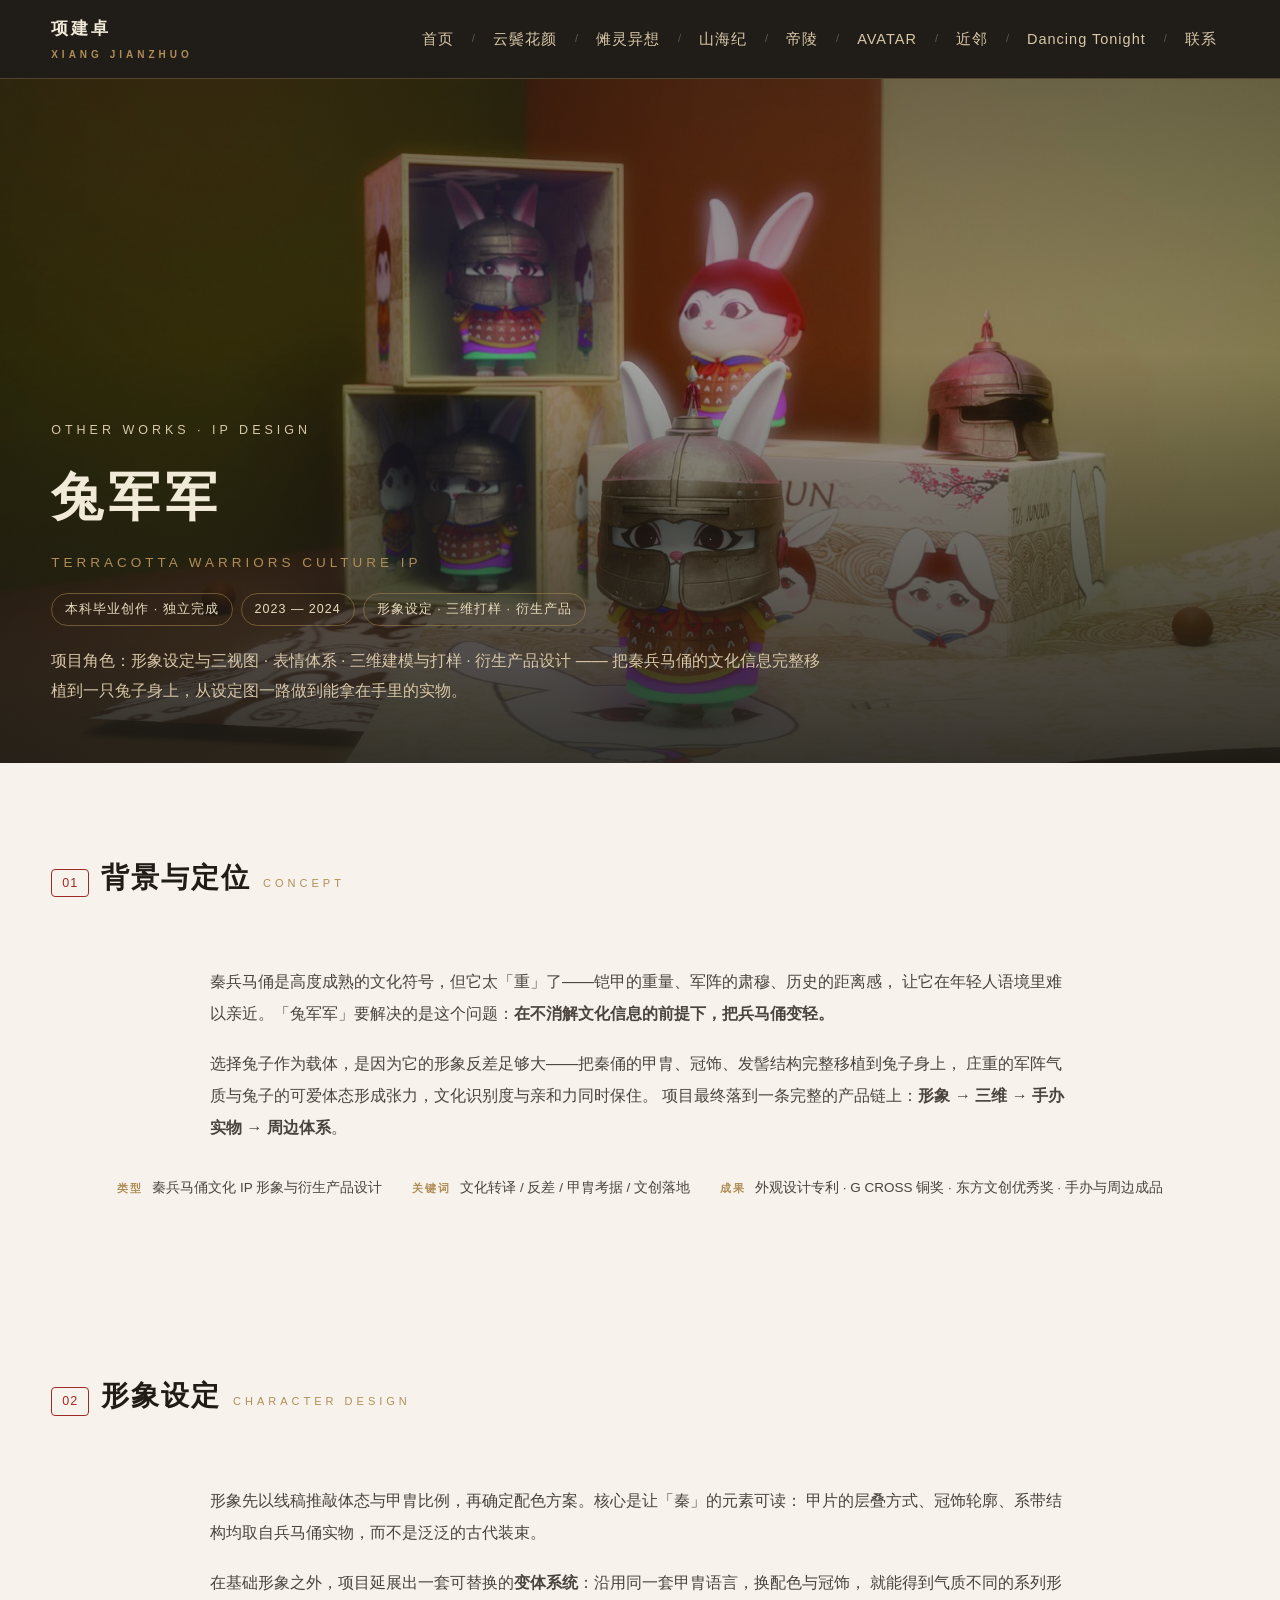
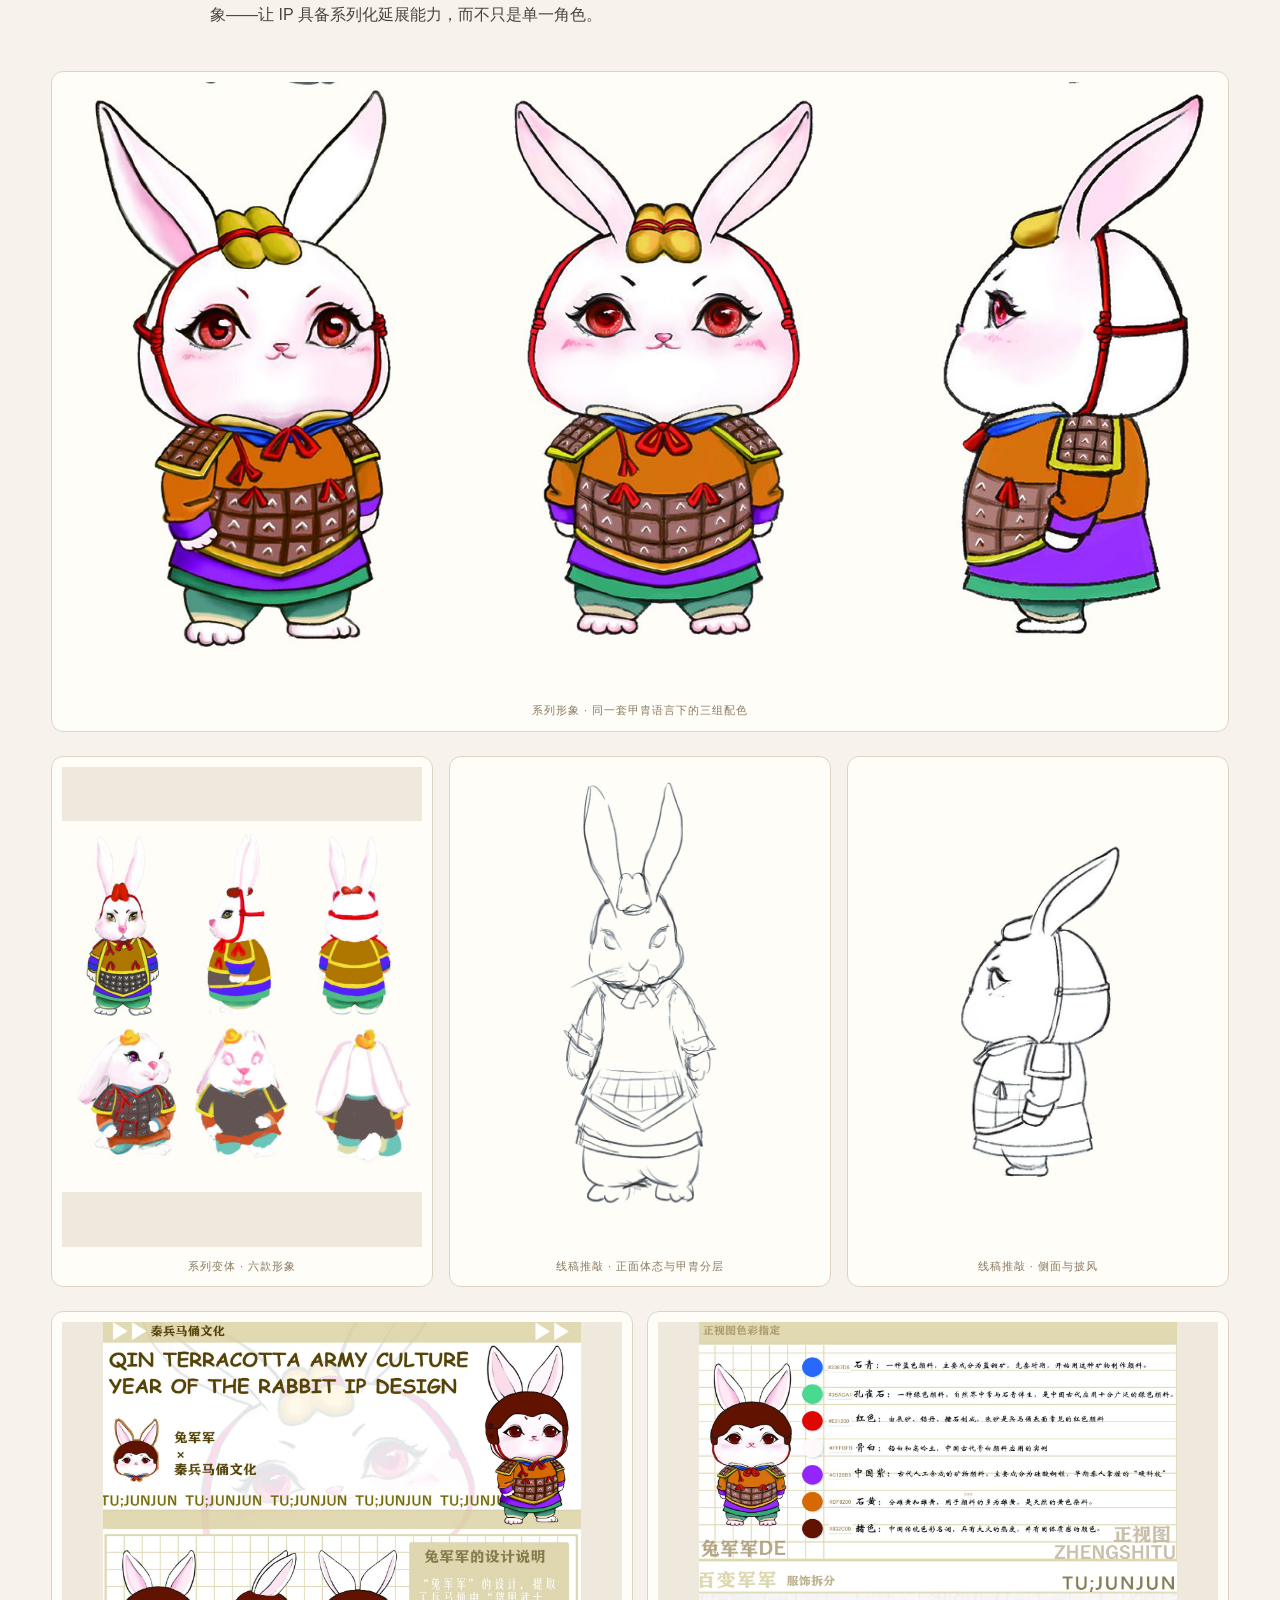
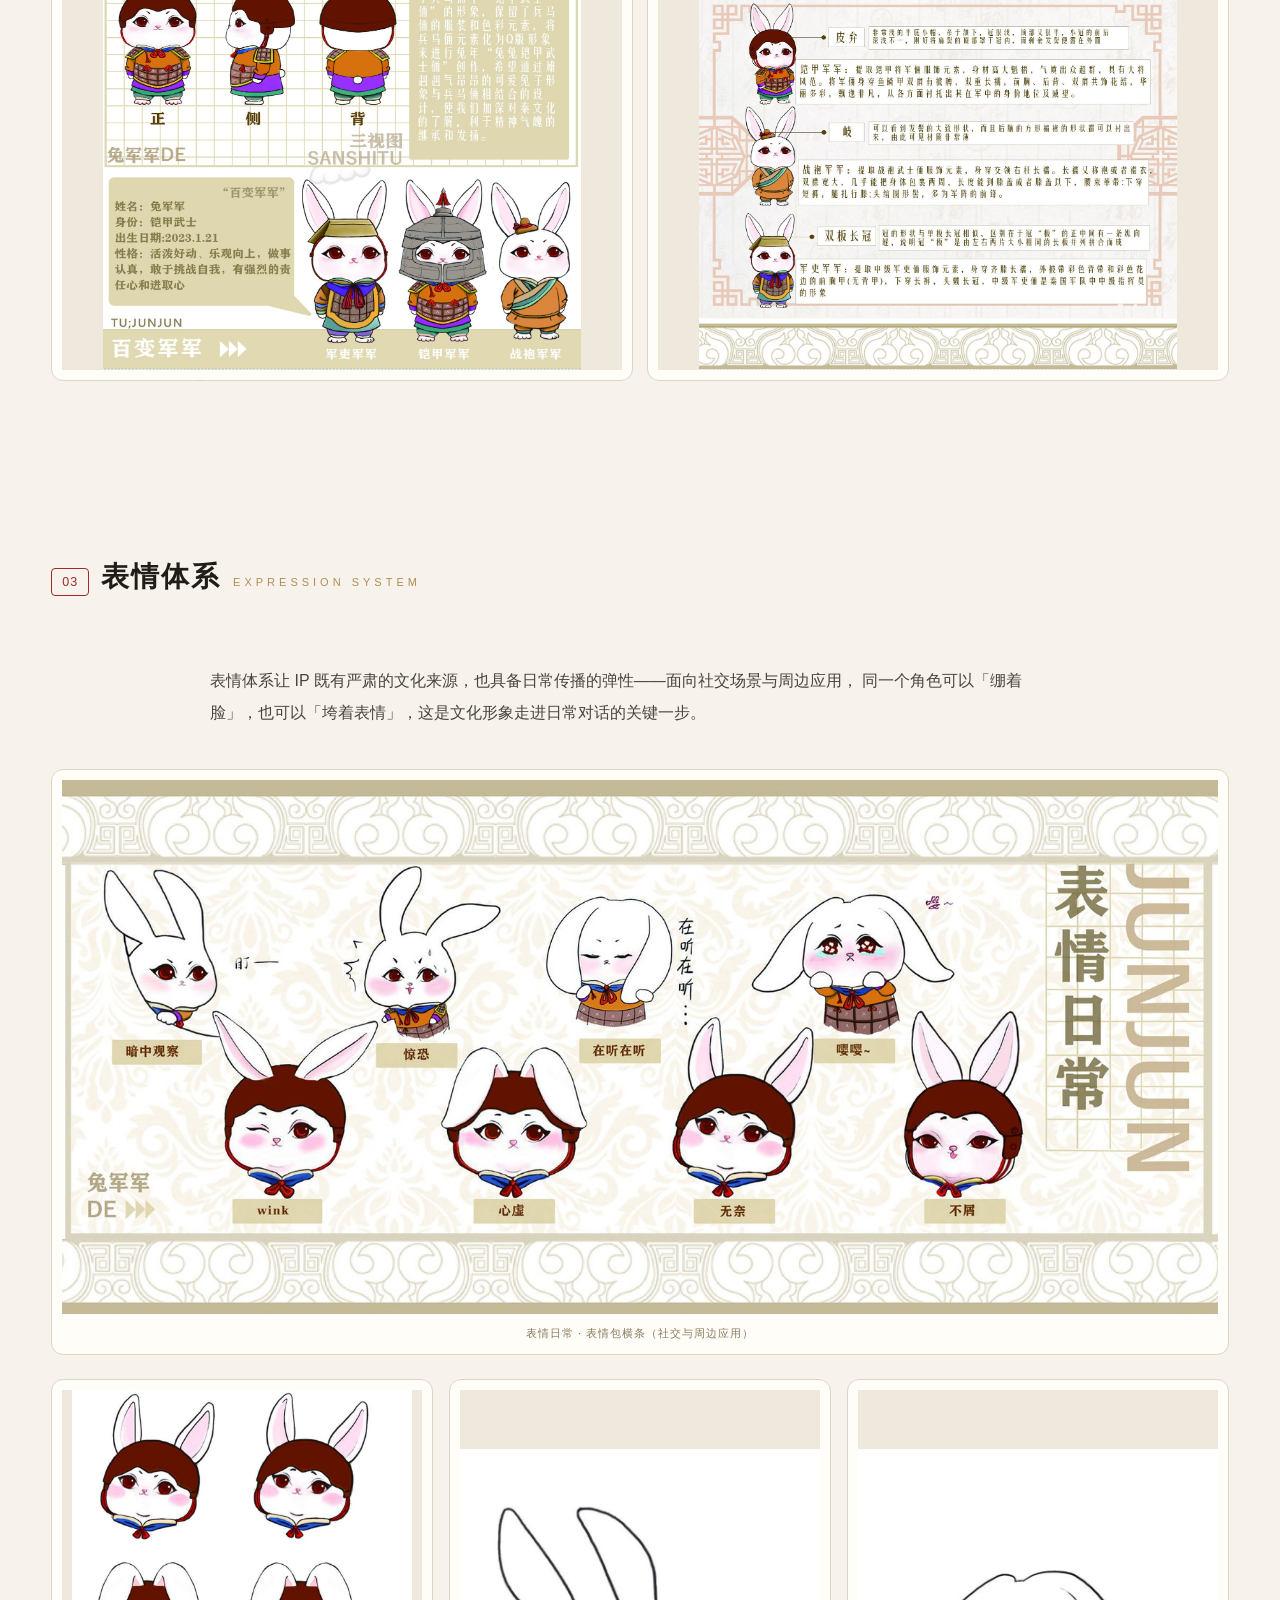
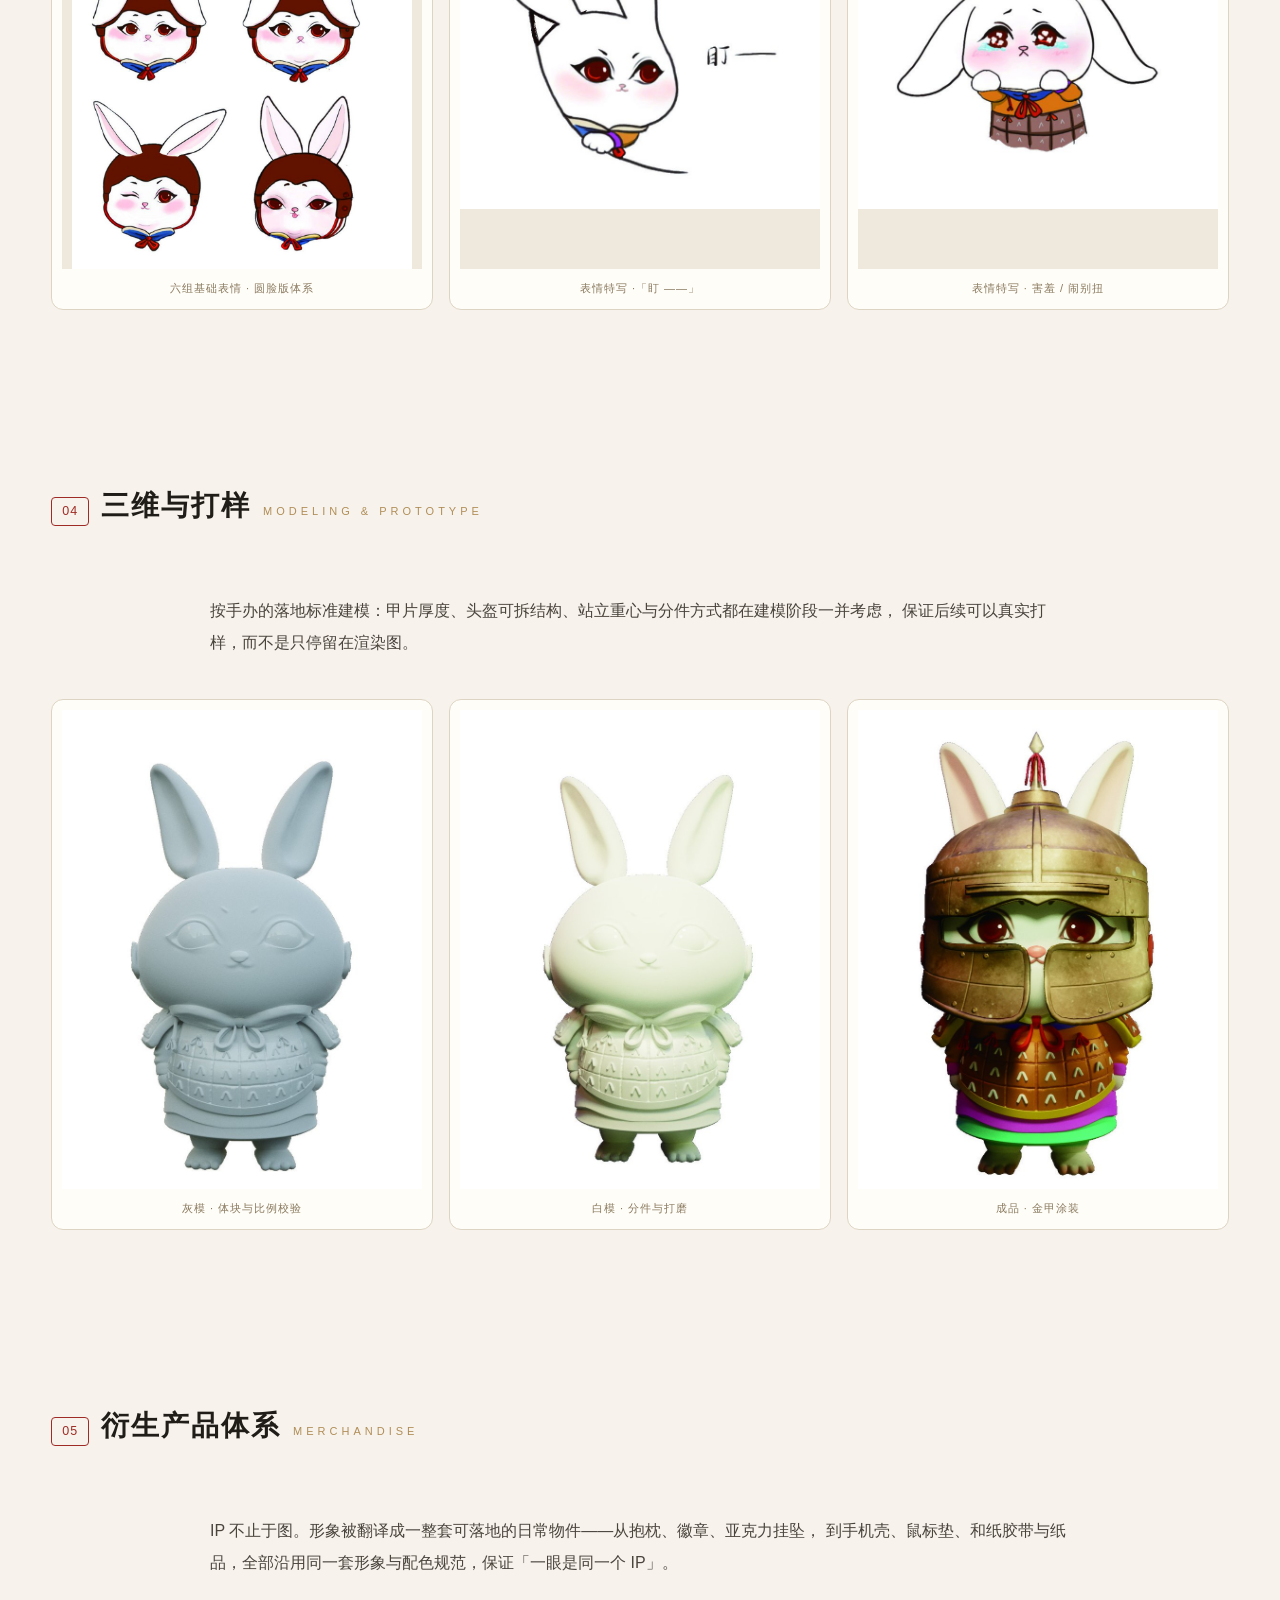
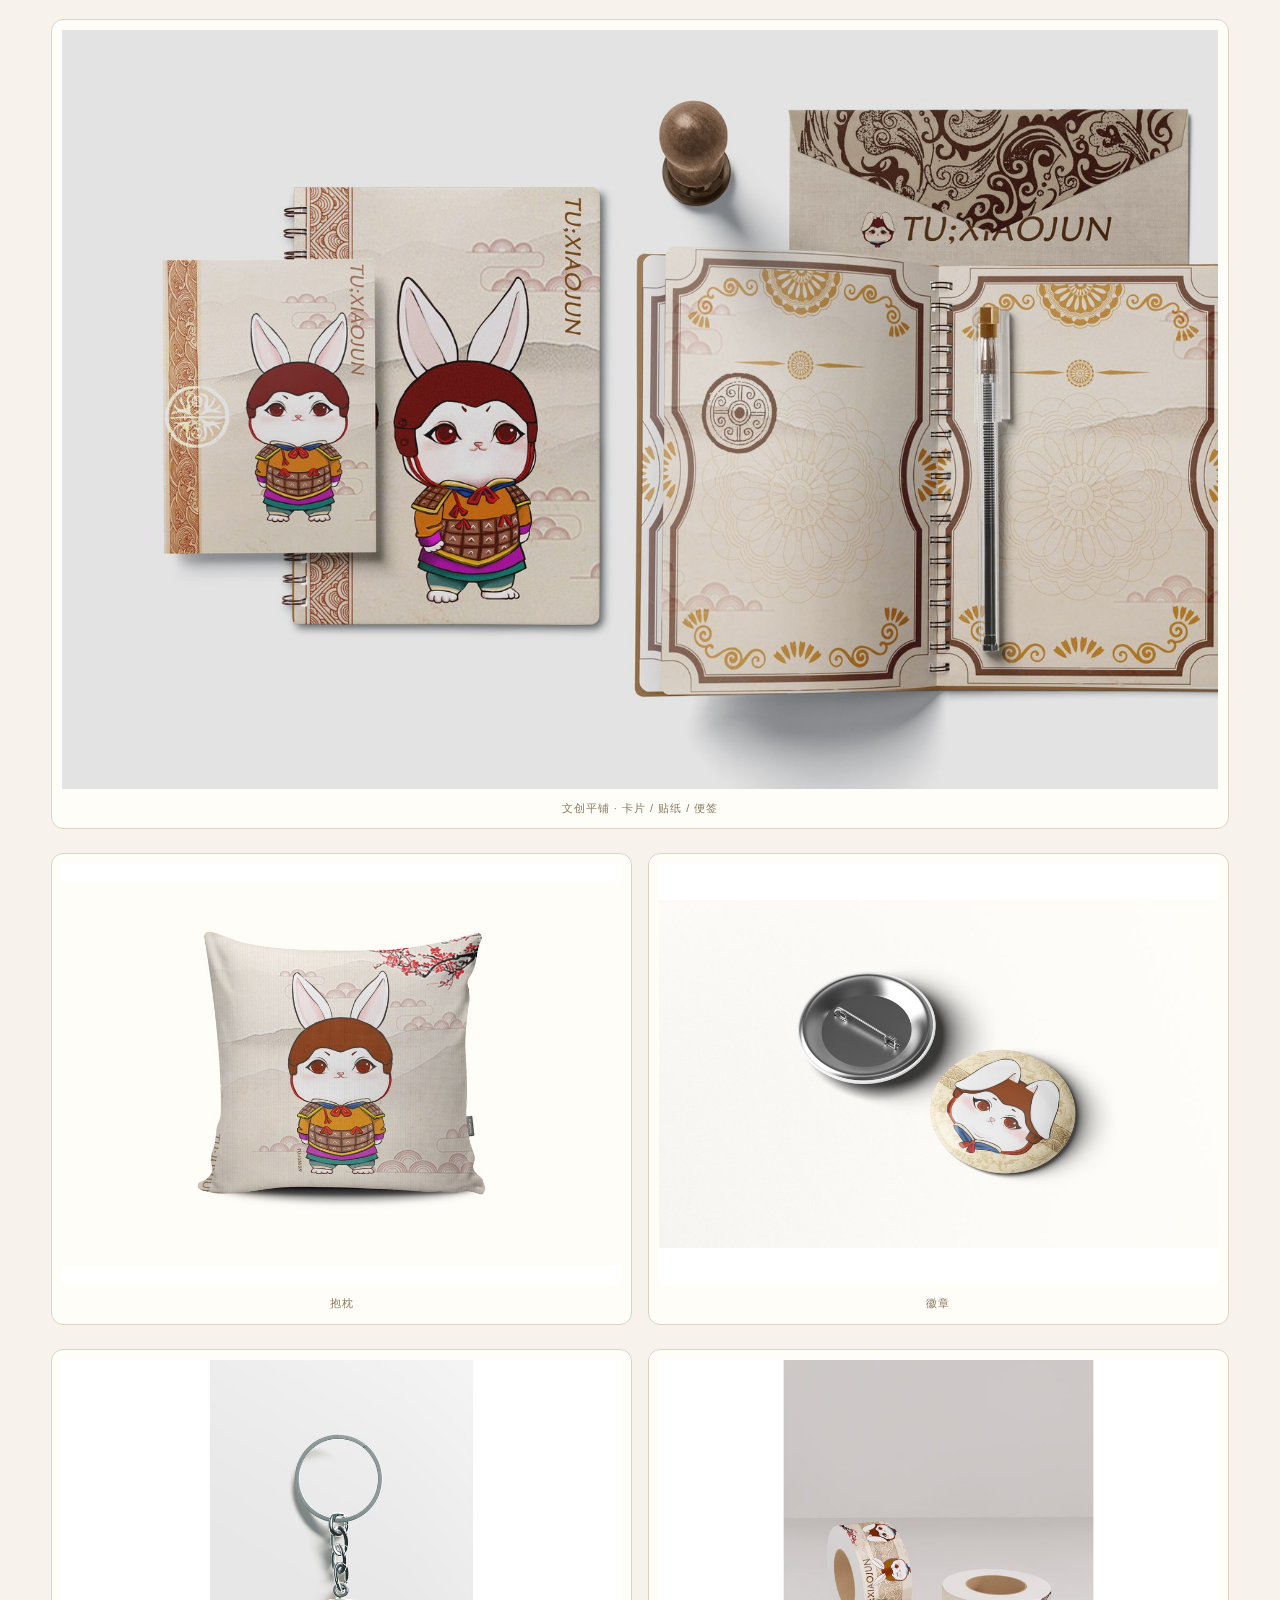
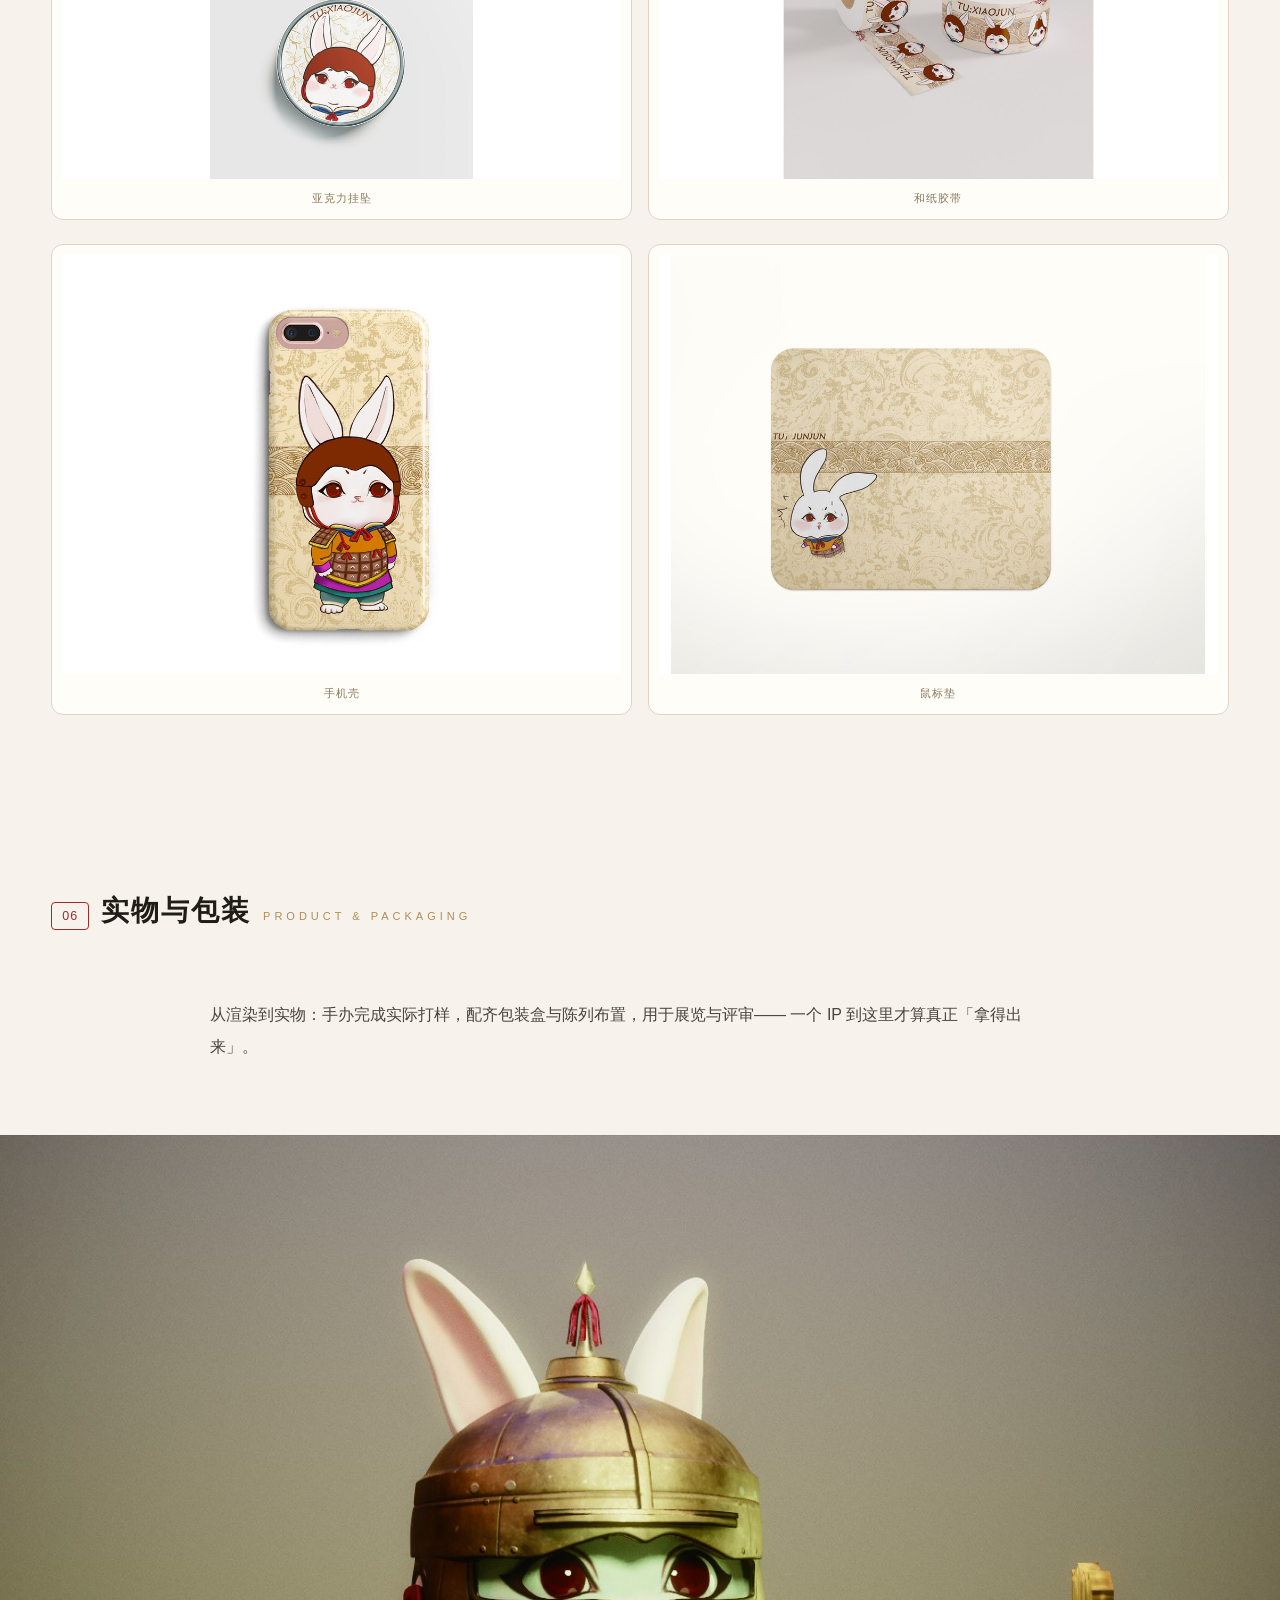
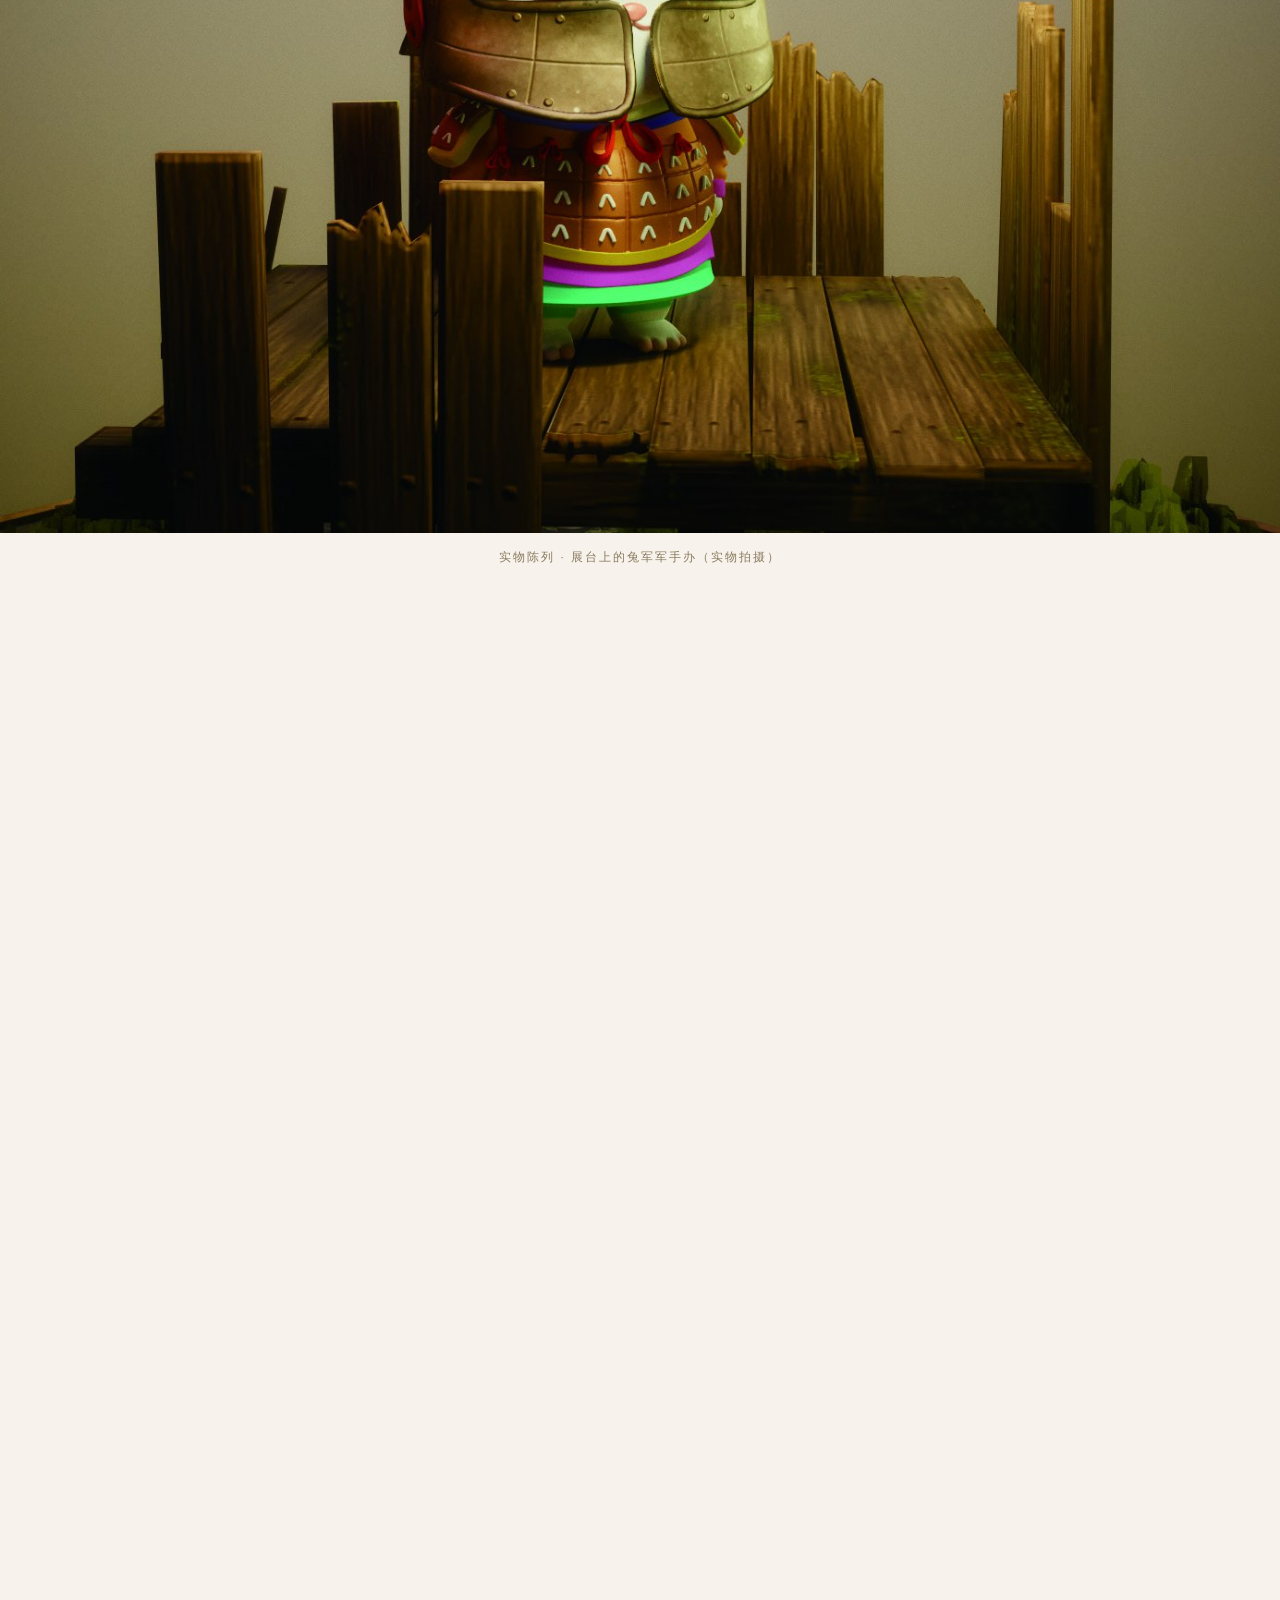
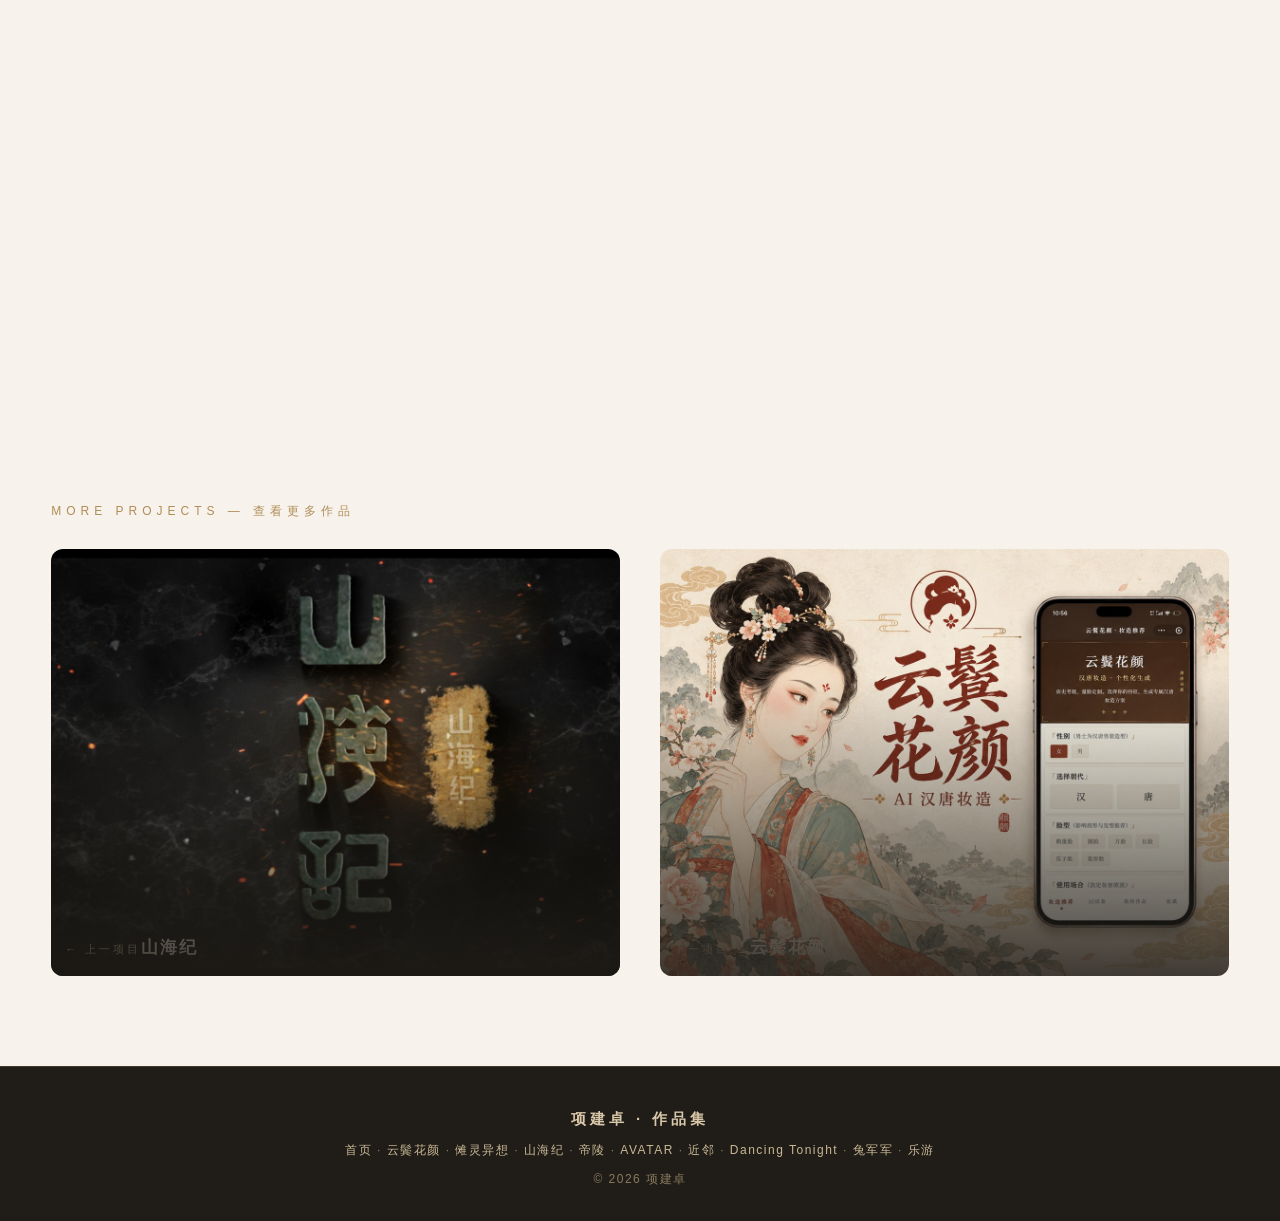
<file: tujunjun.html>
<!DOCTYPE html>
<html lang="zh-CN">
<head>
<meta charset="UTF-8">
<meta name="viewport" content="width=device-width, initial-scale=1.0">
<title>兔军军 · 秦兵马俑文化 IP — 项建卓作品集</title>
<meta name="description" content="兔军军 — 秦兵马俑文化 IP 形象及衍生产品设计：从形象设定与表情体系、三维建模打样，到衍生产品与实物落地，获外观设计专利与 G CROSS 全球大学生创意奖铜奖。">
<link rel="icon" href="data:image/svg+xml,%3Csvg xmlns='http://www.w3.org/2000/svg' viewBox='0 0 32 32'%3E%3Crect width='32' height='32' rx='6' fill='%239e2b25'/%3E%3Ctext x='16' y='23' font-size='19' text-anchor='middle' fill='%23f2ead9'%3E汉%3C/text%3E%3C/svg%3E">
<link rel="stylesheet" href="assets/css/style.css?v=20260922">
</head>
<body data-page="tujunjun">

<header class="site-header">
  <div class="container">
    <a class="logo" href="index.html">项建卓<small>XIANG JIANZHUO</small></a>
    <nav class="nav">
      <a href="index.html" data-slug="home">首页</a>
      <span class="sep">/</span>
      <a href="hantang.html" data-slug="hantang">云鬓花颜</a>
      <span class="sep">/</span>
      <a href="nuoling.html" data-slug="nuoling">傩灵异想</a>
      <span class="sep">/</span>
      <a href="shanhaiji.html" data-slug="shanhaiji">山海纪</a>
      <span class="sep">/</span>
      <a href="diling.html" data-slug="diling">帝陵</a>
      <span class="sep">/</span>
      <a href="avatar.html" data-slug="avatar">AVATAR</a>
      <span class="sep">/</span>
      <a href="jinlin.html" data-slug="jinlin">近邻</a>
      <span class="sep">/</span>
      <a href="dancing.html" data-slug="dancing">Dancing Tonight</a>
      <span class="sep">/</span>
      <a href="index.html#contact">联系</a>
    </nav>
    <button class="menu-btn" aria-label="菜单">菜单 ☰</button>
  </div>
</header>

<!-- ===================== 封面 ===================== -->
<div class="dcover">
  <div class="dimg"><img src="assets/tujun/cover.jpg" alt="兔军军 实物陈列与衍生品"></div>
  <div class="dhead">
    <div class="kick">OTHER WORKS · IP DESIGN</div>
    <h1>兔军军</h1>
    <div class="en3">Terracotta Warriors Culture IP</div>
    <div class="dmeta">
      <span>本科毕业创作 · 独立完成</span>
      <span>2023 — 2024</span>
      <span>形象设定 · 三维打样 · 衍生产品</span>
    </div>
    <p class="drole">
      项目角色：形象设定与三视图 · 表情体系 · 三维建模与打样 · 衍生产品设计
      —— 把秦兵马俑的文化信息完整移植到一只兔子身上，从设定图一路做到能拿在手里的实物。
    </p>
  </div>
</div>

<!-- ===================== 01 背景与定位 ===================== -->
<section class="dsec">
  <div class="container">
    <div class="dsec-head" data-reveal>
      <span class="k">01</span>
      <h3>背景与定位</h3>
      <span class="k-en">Concept</span>
    </div>
    <div class="dbody" data-reveal>
      <p>
        秦兵马俑是高度成熟的文化符号，但它太「重」了——铠甲的重量、军阵的肃穆、历史的距离感，
        让它在年轻人语境里难以亲近。「兔军军」要解决的是这个问题：<b>在不消解文化信息的前提下，把兵马俑变轻。</b>
      </p>
      <p>
        选择兔子作为载体，是因为它的形象反差足够大——把秦俑的甲胄、冠饰、发髻结构完整移植到兔子身上，
        庄重的军阵气质与兔子的可爱体态形成张力，文化识别度与亲和力同时保住。
        项目最终落到一条完整的产品链上：<b>形象 → 三维 → 手办实物 → 周边体系</b>。
      </p>
    </div>
    <div class="meta-row" data-reveal>
      <div><b>类型</b>秦兵马俑文化 IP 形象与衍生产品设计</div>
      <div><b>关键词</b>文化转译 / 反差 / 甲胄考据 / 文创落地</div>
      <div><b>成果</b>外观设计专利 · G CROSS 铜奖 · 东方文创优秀奖 · 手办与周边成品</div>
    </div>
  </div>
</section>

<!-- ===================== 02 形象设定 ===================== -->
<section class="dsec">
  <div class="container">
    <div class="dsec-head" data-reveal>
      <span class="k">02</span>
      <h3>形象设定</h3>
      <span class="k-en">Character Design</span>
    </div>
    <div class="dbody" data-reveal>
      <p>
        形象先以线稿推敲体态与甲胄比例，再确定配色方案。核心是让「秦」的元素可读：
        甲片的层叠方式、冠饰轮廓、系带结构均取自兵马俑实物，而不是泛泛的古代装束。
      </p>
      <p>
        在基础形象之外，项目延展出一套可替换的<b>变体系统</b>：沿用同一套甲胄语言，换配色与冠饰，
        就能得到气质不同的系列形象——让 IP 具备系列化延展能力，而不只是单一角色。
      </p>
    </div>
    <div class="gallery gallery-wide" style="margin-top:40px" data-reveal>
      <figure class="g-item">
        <img src="assets/tujun/trio.jpg" alt="兔军军 系列形象三组配色" loading="lazy">
        <figcaption class="g-cap">系列形象 · 同一套甲胄语言下的三组配色</figcaption>
      </figure>
    </div>
    <div class="gallery gallery-third portrait" style="margin-top:24px" data-reveal>
      <figure class="g-item">
        <img src="assets/tujun/variants.jpg" alt="兔军军 六款系列变体" loading="lazy">
        <figcaption class="g-cap">系列变体 · 六款形象</figcaption>
      </figure>
      <figure class="g-item">
        <img src="assets/tujun/line-1.jpg" alt="兔军军 线稿推敲 正面" loading="lazy">
        <figcaption class="g-cap">线稿推敲 · 正面体态与甲胄分层</figcaption>
      </figure>
      <figure class="g-item">
        <img src="assets/tujun/line-2.jpg" alt="兔军军 线稿推敲 侧面" loading="lazy">
        <figcaption class="g-cap">线稿推敲 · 侧面与披风</figcaption>
      </figure>
    </div>
    <div class="gallery gallery-board" style="margin-top:24px" data-reveal>
      <figure class="g-item">
        <img src="assets/tujun/board-1.jpg" alt="兔军军 形象设定总板" loading="lazy">
        <figcaption class="g-cap">形象设定总板 · 正 / 侧 / 背三视图与设计说明</figcaption>
      </figure>
      <figure class="g-item">
        <img src="assets/tujun/board-2.jpg" alt="兔军军 设计说明板" loading="lazy">
        <figcaption class="g-cap">设计说明板 · 配色与结构推敲</figcaption>
      </figure>
    </div>
  </div>
</section>

<!-- ===================== 03 表情体系 ===================== -->
<section class="dsec">
  <div class="container">
    <div class="dsec-head" data-reveal>
      <span class="k">03</span>
      <h3>表情体系</h3>
      <span class="k-en">Expression System</span>
    </div>
    <div class="dbody" data-reveal>
      <p>
        表情体系让 IP 既有严肃的文化来源，也具备日常传播的弹性——面向社交场景与周边应用，
        同一个角色可以「绷着脸」，也可以「垮着表情」，这是文化形象走进日常对话的关键一步。
      </p>
    </div>
    <div class="gallery gallery-wide" style="margin-top:40px" data-reveal>
      <figure class="g-item">
        <img src="assets/tujun/emoji-strip.jpg" alt="兔军军 表情日常 表情包横条" loading="lazy">
        <figcaption class="g-cap">表情日常 · 表情包横条（社交与周边应用）</figcaption>
      </figure>
    </div>
    <div class="gallery gallery-third portrait" style="margin-top:24px" data-reveal>
      <figure class="g-item">
        <img src="assets/tujun/emoji-heads.jpg" alt="兔军军 六组基础表情" loading="lazy">
        <figcaption class="g-cap">六组基础表情 · 圆脸版体系</figcaption>
      </figure>
      <figure class="g-item">
        <img src="assets/tujun/emoji-1.jpg" alt="兔军军 表情特写 盯" loading="lazy">
        <figcaption class="g-cap">表情特写 ·「盯 ——」</figcaption>
      </figure>
      <figure class="g-item">
        <img src="assets/tujun/emoji-2.jpg" alt="兔军军 表情特写 害羞" loading="lazy">
        <figcaption class="g-cap">表情特写 · 害羞 / 闹别扭</figcaption>
      </figure>
    </div>
  </div>
</section>

<!-- ===================== 04 三维与打样 ===================== -->
<section class="dsec">
  <div class="container">
    <div class="dsec-head" data-reveal>
      <span class="k">04</span>
      <h3>三维与打样</h3>
      <span class="k-en">Modeling &amp; Prototype</span>
    </div>
    <div class="dbody" data-reveal>
      <p>
        按手办的落地标准建模：甲片厚度、头盔可拆结构、站立重心与分件方式都在建模阶段一并考虑，
        保证后续可以真实打样，而不是只停留在渲染图。
      </p>
    </div>
    <div class="gallery gallery-third portrait" style="margin-top:40px" data-reveal>
      <figure class="g-item">
        <img src="assets/tujun/sculpt-gray.jpg" alt="兔军军 灰模" loading="lazy">
        <figcaption class="g-cap">灰模 · 体块与比例校验</figcaption>
      </figure>
      <figure class="g-item">
        <img src="assets/tujun/sculpt-white.jpg" alt="兔军军 白模" loading="lazy">
        <figcaption class="g-cap">白模 · 分件与打磨</figcaption>
      </figure>
      <figure class="g-item">
        <img src="assets/tujun/sculpt-final.jpg" alt="兔军军 成品涂装" loading="lazy">
        <figcaption class="g-cap">成品 · 金甲涂装</figcaption>
      </figure>
    </div>
  </div>
</section>

<!-- ===================== 05 衍生产品体系 ===================== -->
<section class="dsec">
  <div class="container">
    <div class="dsec-head" data-reveal>
      <span class="k">05</span>
      <h3>衍生产品体系</h3>
      <span class="k-en">Merchandise</span>
    </div>
    <div class="dbody" data-reveal>
      <p>
        IP 不止于图。形象被翻译成一整套可落地的日常物件——从抱枕、徽章、亚克力挂坠，
        到手机壳、鼠标垫、和纸胶带与纸品，全部沿用同一套形象与配色规范，保证「一眼是同一个 IP」。
      </p>
    </div>
    <div class="gallery gallery-wide" style="margin-top:40px" data-reveal>
      <figure class="g-item">
        <img src="assets/tujun/merch-flat.jpg" alt="兔军军 文创平铺" loading="lazy">
        <figcaption class="g-cap">文创平铺 · 卡片 / 贴纸 / 便签</figcaption>
      </figure>
    </div>
    <div class="gallery gallery-half" style="margin-top:24px" data-reveal>
      <figure class="g-item">
        <img src="assets/tujun/merch-pillow.jpg" alt="兔军军 抱枕" loading="lazy">
        <figcaption class="g-cap">抱枕</figcaption>
      </figure>
      <figure class="g-item">
        <img src="assets/tujun/merch-badge.jpg" alt="兔军军 徽章" loading="lazy">
        <figcaption class="g-cap">徽章</figcaption>
      </figure>
    </div>
    <div class="gallery gallery-half" style="margin-top:24px" data-reveal>
      <figure class="g-item">
        <img src="assets/tujun/merch-charm.jpg" alt="兔军军 亚克力挂坠" loading="lazy">
        <figcaption class="g-cap">亚克力挂坠</figcaption>
      </figure>
      <figure class="g-item">
        <img src="assets/tujun/merch-tape.jpg" alt="兔军军 和纸胶带" loading="lazy">
        <figcaption class="g-cap">和纸胶带</figcaption>
      </figure>
    </div>
    <div class="gallery gallery-half" style="margin-top:24px" data-reveal>
      <figure class="g-item">
        <img src="assets/tujun/merch-case.jpg" alt="兔军军 手机壳" loading="lazy">
        <figcaption class="g-cap">手机壳</figcaption>
      </figure>
      <figure class="g-item">
        <img src="assets/tujun/merch-mat.jpg" alt="兔军军 鼠标垫" loading="lazy">
        <figcaption class="g-cap">鼠标垫</figcaption>
      </figure>
    </div>
  </div>
</section>

<!-- ===================== 06 实物与包装 ===================== -->
<section class="dsec">
  <div class="container">
    <div class="dsec-head" data-reveal>
      <span class="k">06</span>
      <h3>实物与包装</h3>
      <span class="k-en">Product &amp; Packaging</span>
    </div>
    <div class="dbody" data-reveal>
      <p>
        从渲染到实物：手办完成实际打样，配齐包装盒与陈列布置，用于展览与评审——
        一个 IP 到这里才算真正「拿得出来」。
      </p>
    </div>
  </div>
  <div class="bleed" data-reveal style="margin-top:8vh">
    <img src="assets/tujun/real-1.jpg" alt="兔军军 手办实物陈列" loading="lazy">
  </div>
  <div class="bleed-cap">实物陈列 · 展台上的兔军军手办（实物拍摄）</div>
  <div class="container">
    <div class="gallery gallery-half" style="margin-top:24px" data-reveal>
      <figure class="g-item">
        <img src="assets/tujun/real-3.jpg" alt="兔军军 手办与包装盒" loading="lazy">
        <figcaption class="g-cap">实物拍摄 · 手办与包装盒</figcaption>
      </figure>
      <figure class="g-item">
        <img src="assets/tujun/box-1.jpg" alt="兔军军 包装盒立体图" loading="lazy">
        <figcaption class="g-cap">包装盒 · 立体结构与标签</figcaption>
      </figure>
    </div>
  </div>
</section>

<!-- ===================== 07 获奖与专利 ===================== -->
<section class="dsec">
  <div class="container">
    <div class="dsec-head" data-reveal>
      <span class="k">07</span>
      <h3>获奖与专利</h3>
      <span class="k-en">Awards &amp; Patent</span>
    </div>
    <div class="dbody" data-reveal>
      <ul>
        <li><b>外观设计专利</b> · 手办（兔俑）</li>
        <li><b>G CROSS 全球大学生创意奖 铜奖</b> ·《兵兵兔》</li>
        <li><b>中国东方文化创意大赛 优秀奖</b> ·《兔军军 × 秦兵马俑文化》</li>
      </ul>
      <p style="margin-top:10px;font-size:14px;color:var(--ink-2)">
        注：该形象在不同赛事中按主办方要求分别以《兔军军》《兵兵兔》名义送评，为同一套设计。
      </p>
    </div>
  </div>
</section>

<!-- ===================== 08 项目总结 ===================== -->
<section class="dsec">
  <div class="container">
    <div class="dsec-head" data-reveal>
      <span class="k">08</span>
      <h3>项目总结</h3>
      <span class="k-en">Summary</span>
    </div>
    <div class="dsum" data-reveal>
      <div class="st">TAKEAWAY</div>
      <p>
        「兔军军」是我最早一次完整做完<b>文化转译</b>的项目：找到一个足够重的文化原型（秦兵马俑），
        再找到一个足够轻的载体（兔子），中间的每一步——设定、三维、打样、陈列——都不能偷懒，
        否则文化信息会在转译过程中流失。
        这条思路后来一直延续到「云鬓花颜」：<b>先尊重原型的准确性，再谈表达的亲和力。</b>
      </p>
    </div>
  </div>
</section>

<!-- ===================== 上一项目 / 下一项目 ===================== -->
<section class="pn">
  <div class="container">
    <div class="pn-head">More Projects — 查看更多作品</div>
    <div class="pn-grid">
      <a class="pn-card" href="shanhaiji.html">
        <img src="assets/shanhaiji-card.jpg" alt="山海纪" loading="lazy">
        <div class="pl"><span class="dir">← 上一项目</span><span class="tt">山海纪</span></div>
      </a>
      <a class="pn-card" href="hantang.html">
        <img src="assets/hantang-card.jpg" alt="云鬓花颜" loading="lazy">
        <div class="pl"><span class="dir">下一项目 →</span><span class="tt">云鬓花颜</span></div>
      </a>
    </div>
  </div>
</section>

<footer>
  <div class="container">
    <div class="f-logo">项建卓 · 作品集</div>
    <div class="f-line"><a href="index.html">首页</a> · <a href="hantang.html">云鬓花颜</a> · <a href="nuoling.html">傩灵异想</a> · <a href="shanhaiji.html">山海纪</a> · <a href="diling.html">帝陵</a> · <a href="avatar.html">AVATAR</a> · <a href="jinlin.html">近邻</a> · <a href="dancing.html">Dancing Tonight</a> · <a href="tujunjun.html">兔军军</a> · <a href="leyou.html">乐游</a></div>
    <div class="f-line">© 2026 项建卓</div>
  </div>
</footer>

<button class="back-top" aria-label="返回顶部">↑</button>
<script src="assets/js/main.js?v=20260922"></script>
</body>
</html>
</file>
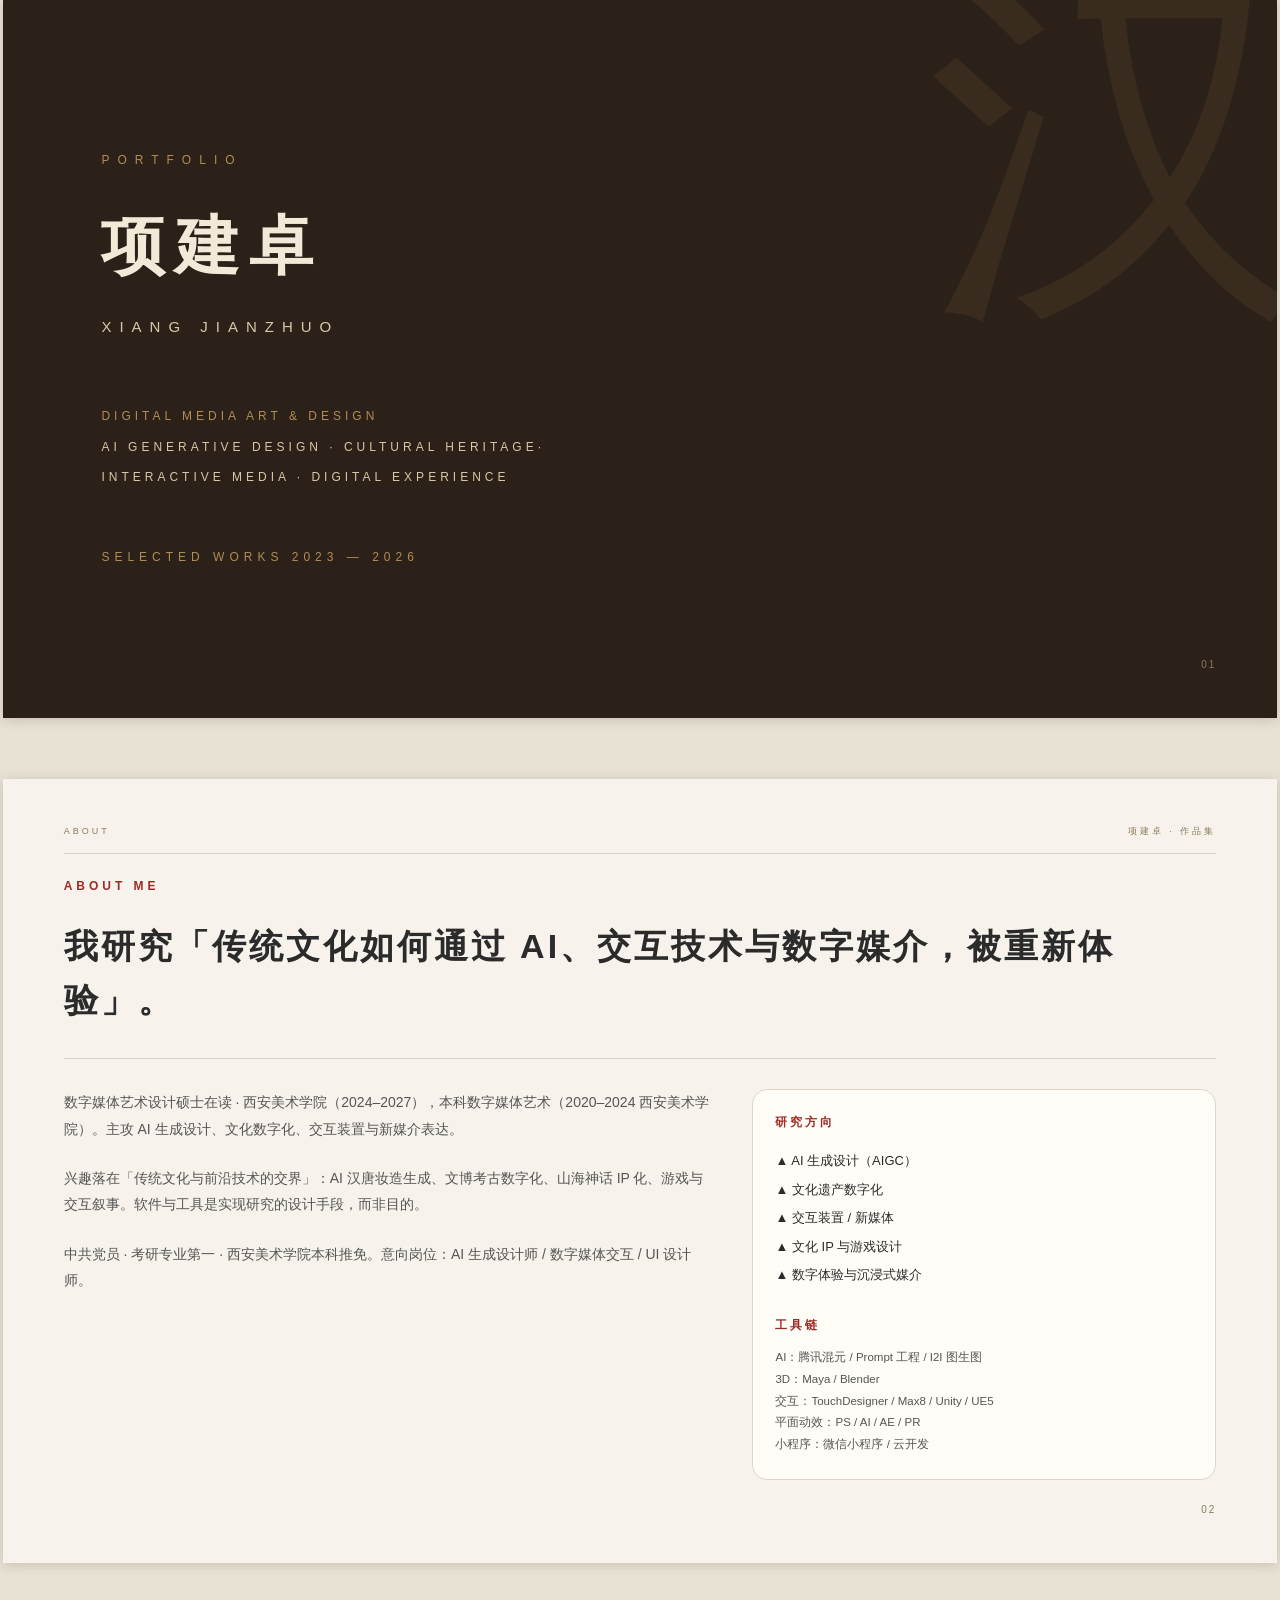
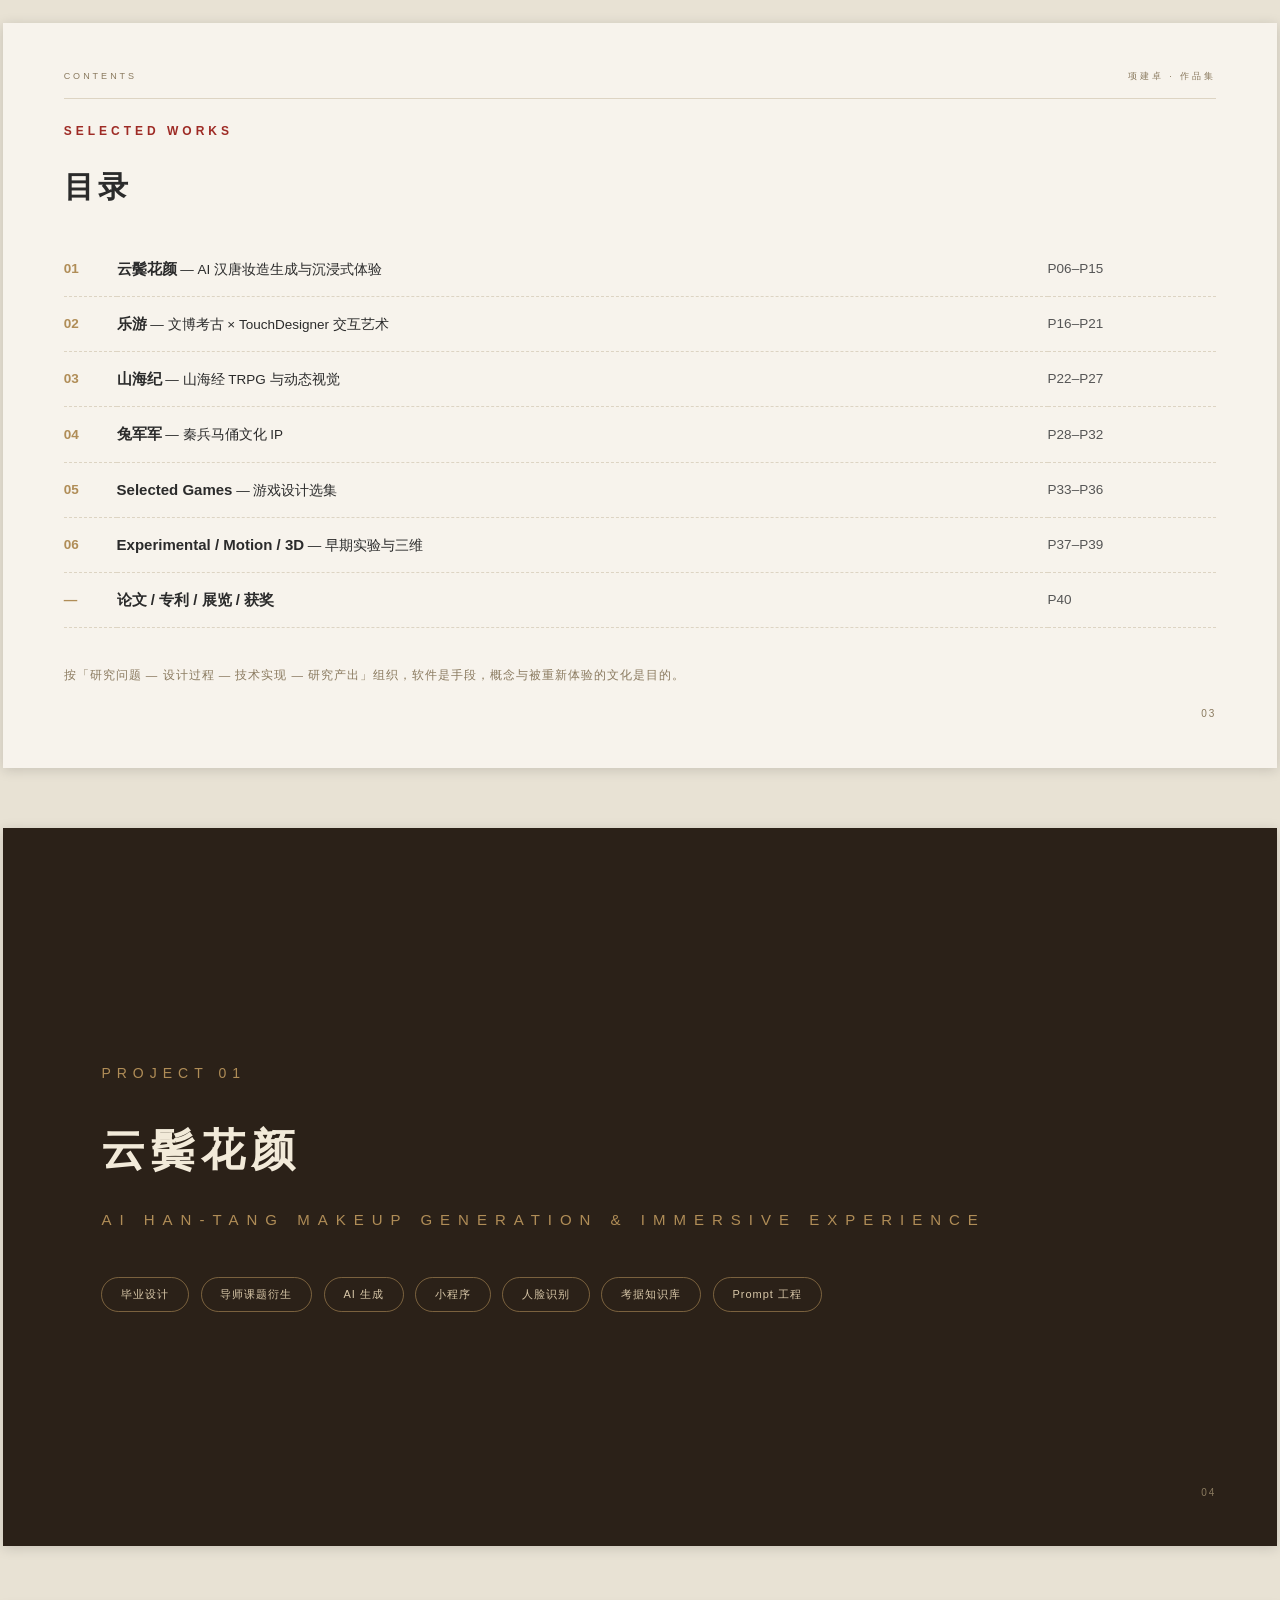
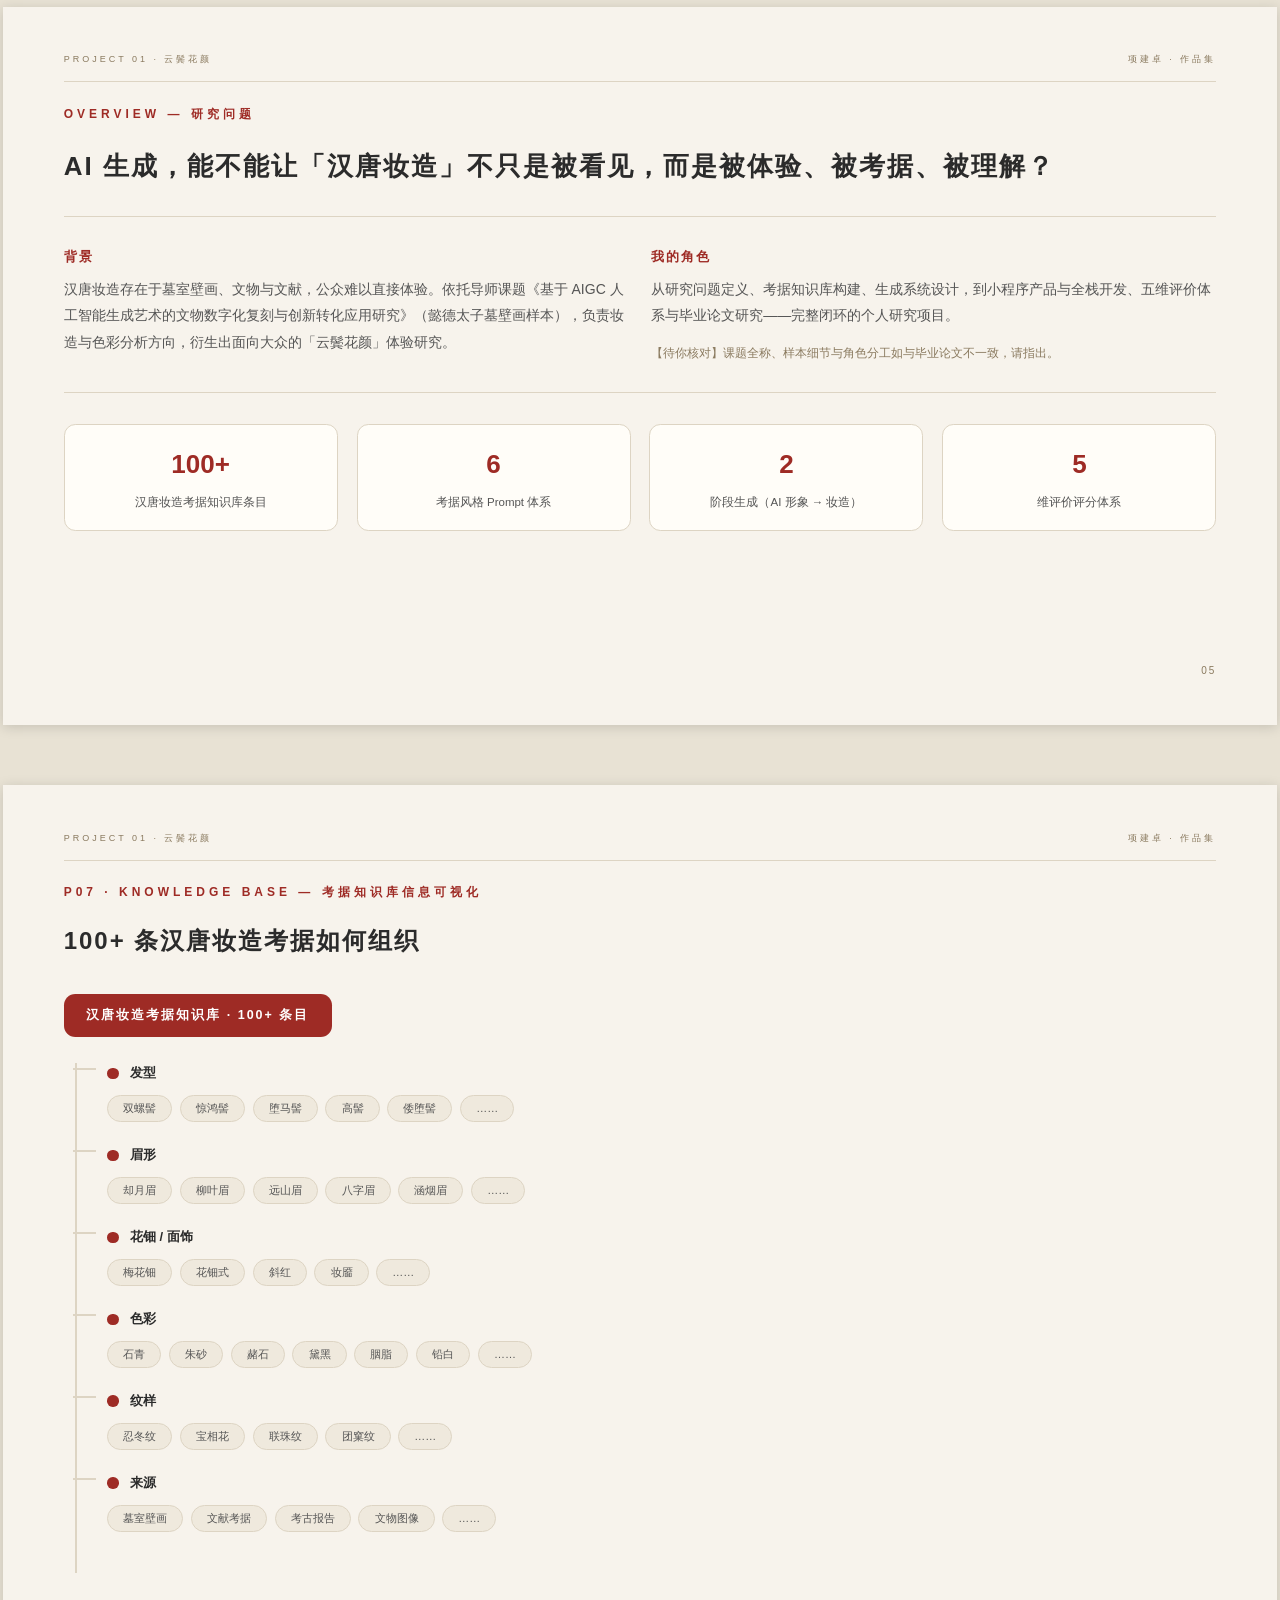
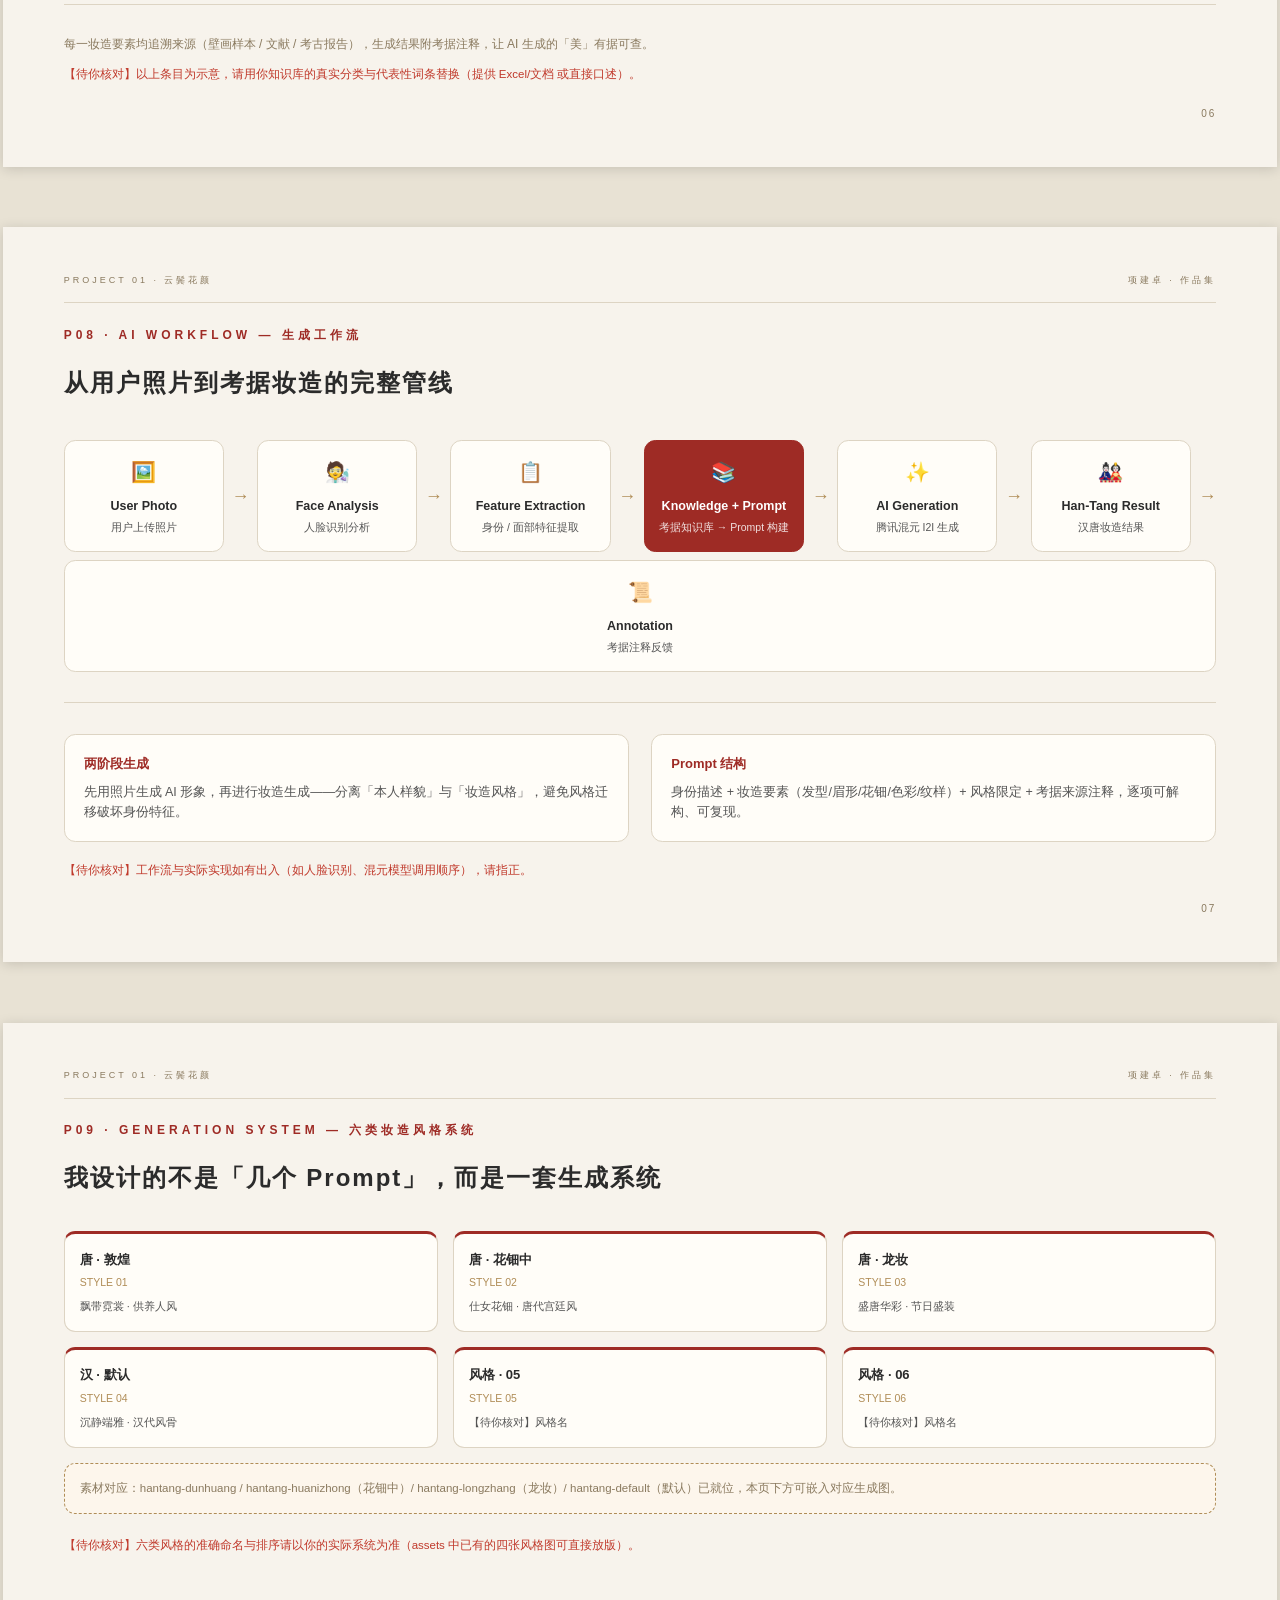
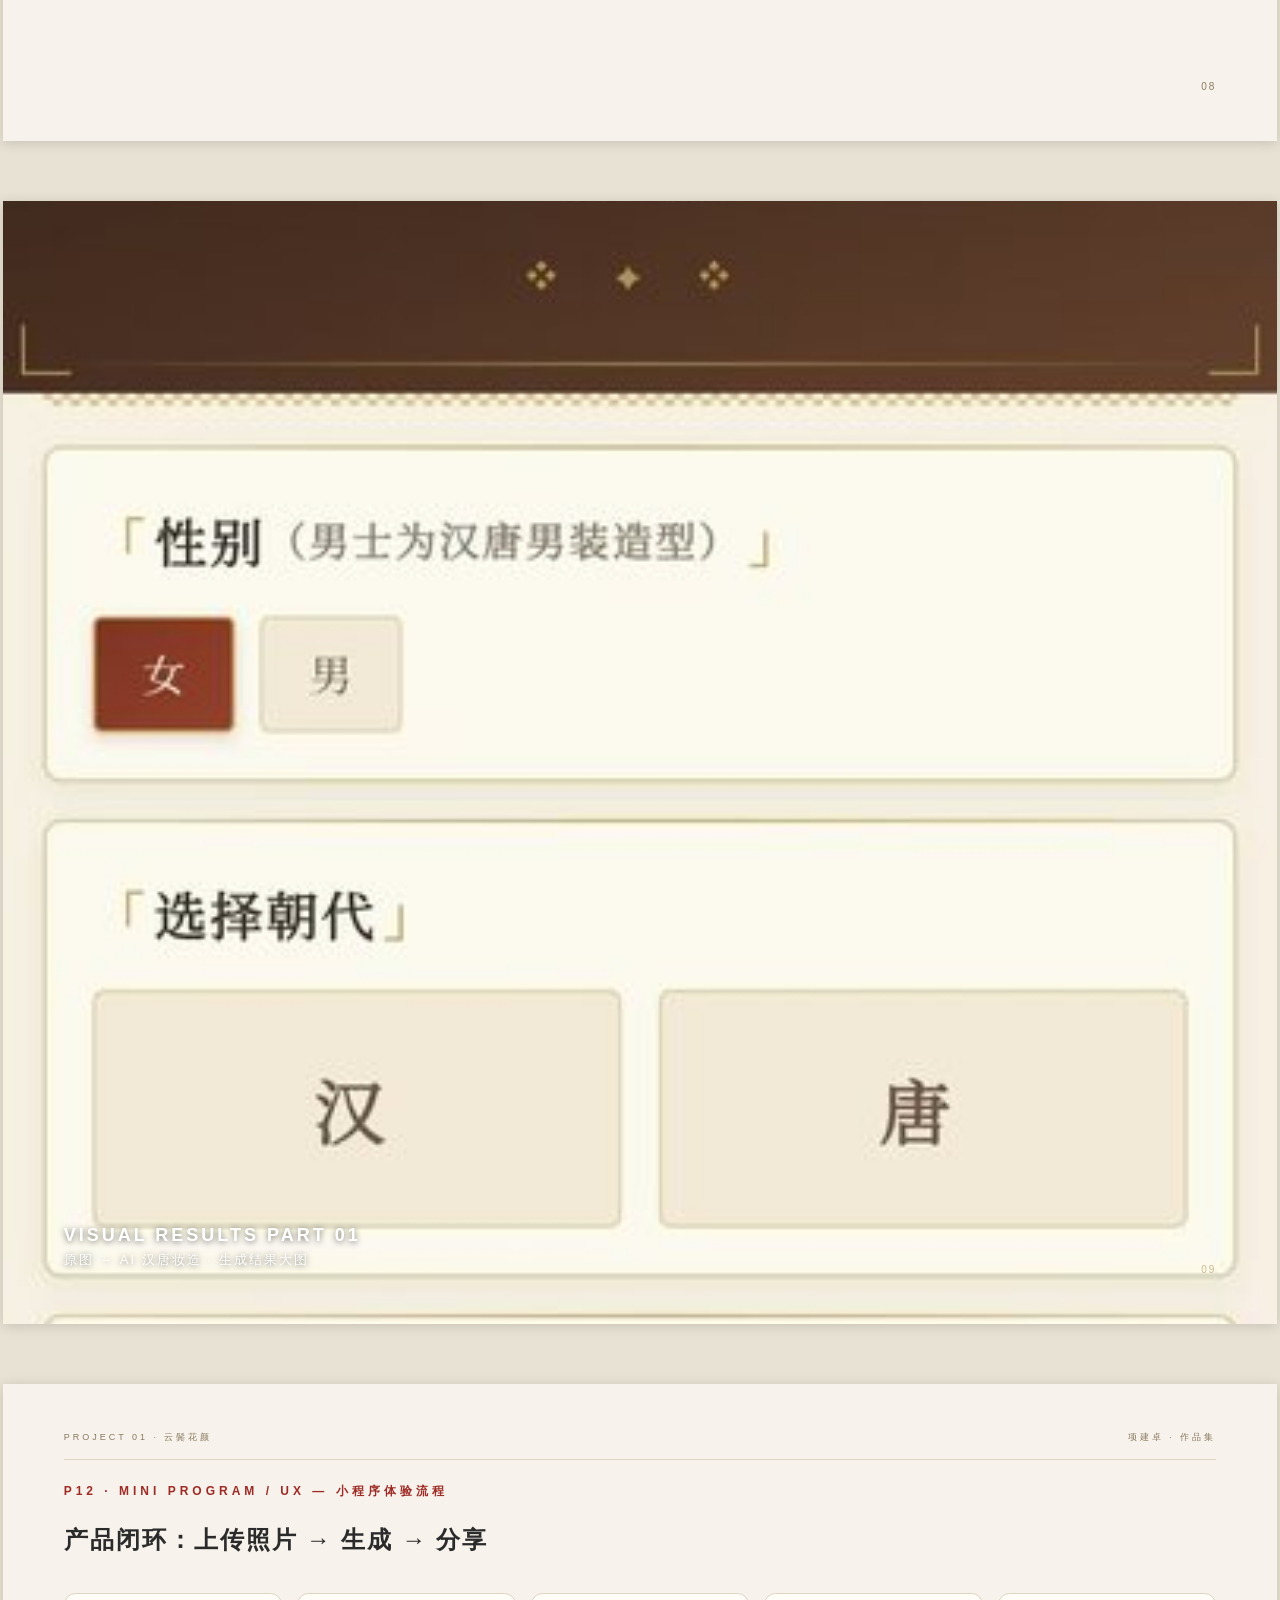
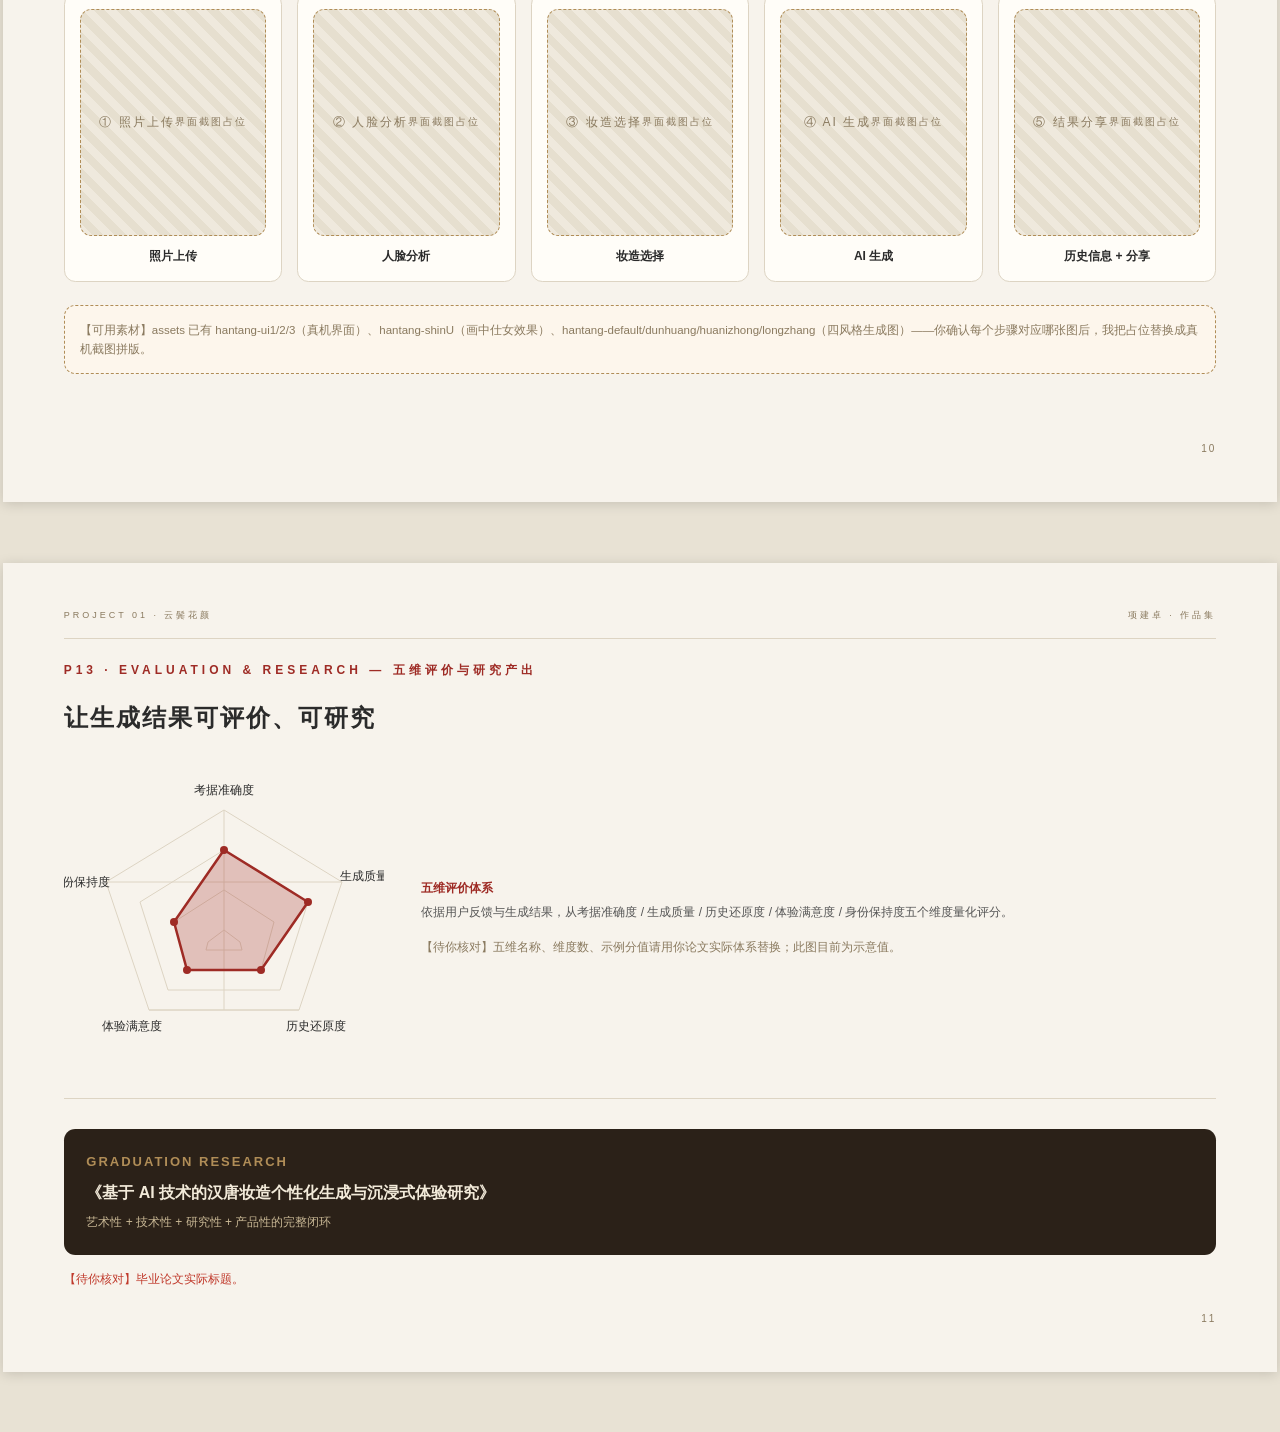
<file: print/sample.html>
<!DOCTYPE html>
<html lang="zh-CN">
<head>
<meta charset="UTF-8">
<meta name="viewport" content="width=device-width, initial-scale=1.0">
<title>项建卓 · 设计作品集（打印版式）</title>
<meta name="description" content="项建卓 — 数字媒体艺术设计硕士 · AI 生成设计 / 文化数字化 / 交互媒体 / 数字体验 · Selected Works 2023–2026">
<style>
/* ==========================================================
   版式系统：项建卓 作品集 PDF（A4 打印版式）
   汉唐朱砂配色 · 杂志式版面
   ========================================================== */

/* ---------- 页面设定 ---------- */
@page {
  size: 337mm 190mm;   /* 16:9 横幅（PPT 宽窄版式） */
  margin: 0;
}
@page :first { margin: 0; }

* { margin: 0; padding: 0; box-sizing: border-box; }
html { -webkit-print-color-adjust: exact; print-color-adjust: exact; }

body {
  font-family: "PingFang SC", "Hiragino Sans GB", "Microsoft YaHei", "Noto Sans SC", sans-serif;
  background: #e8e2d4;
  color: #2b2b2b;
  line-height: 1.6;
  -webkit-print-color-adjust: exact;
  print-color-adjust: exact;
}

/* 变量 */
:root {
  --ink: #2b2b2b;
  --ink-2: #555;
  --paper: #f7f3ec;      /* 米纸底 */
  --paper-2: #efe9dd;
  --cinnabar: #9e2b25;   /* 朱红 */
  --cinnabar-2: #c0392b;
  --gold: #b08d57;       /* 金 */
  --line: #ddd4c3;
  --deep: #2b2118;       /* 深棕 */
}

/* ---------- 打印页 ---------- */
.page {
  width: 337mm;
  min-height: 190mm;
  margin: 0 auto 16mm;
  background: var(--paper);
  position: relative;
  overflow: hidden;
  page-break-after: always;
  box-shadow: 0 2px 12px rgba(0,0,0,.15);
}
@media print {
  body { background: #fff; }
  .page { margin: 0; box-shadow: none; page-break-after: always; }
}

/* 页码 & 页眉 */
.pg {
  position: absolute;
  bottom: 12mm;
  right: 16mm;
  font-size: 10px;
  letter-spacing: 2px;
  color: #8a7a5f;
}
.ph {
  position: absolute;
  top: 12mm;
  left: 16mm;
  right: 16mm;
  display: flex;
  justify-content: space-between;
  font-size: 9px;
  letter-spacing: 3px;
  color: #8a7a5f;
  border-bottom: 1px solid var(--line);
  padding-bottom: 4mm;
}

/* ---------- 通用排版 ---------- */
.wrap { padding: 26mm 16mm 22mm; }
.k { /* 中文小标题 */
  font-size: 12px; color: var(--cinnabar); letter-spacing: 4px; font-weight: 700;
}
.big-title { font-size: 40px; font-weight: 700; letter-spacing: 4px; line-height: 1.2; }
.en-title { font-size: 13px; color: var(--gold); letter-spacing: 6px; text-transform: uppercase; }
.lead { font-size: 14px; color: var(--ink-2); line-height: 1.9; }

.hr { border: none; border-top: 1px solid var(--line); margin: 8mm 0; }

/* ---------- 信息图：知识库树 ---------- */
.tree { font-size: 12.5px; }
.tree .trunk {
  background: var(--cinnabar); color: #fff;
  display: inline-block; padding: 3mm 6mm; border-radius: 3mm;
  font-weight: 700; letter-spacing: 2px; margin-bottom: 7mm;
}
.tree ul { list-style: none; }
.tree .branch {
  border-left: 2px solid var(--line);
  padding: 0 0 5mm 8mm;
  margin-left: 3mm;
}
.tree .branch > li { position: relative; margin-bottom: 6mm; }
.tree .branch > li::before {
  content: ""; position: absolute; left: -9mm; top: 5px;
  width: 6mm; height: 2px; background: var(--line);
}
.tree .node {
  font-weight: 700; font-size: 13px; color: var(--ink);
  display: flex; align-items: center; gap: 3mm;
}
.tree .node .dot { width: 3mm; height: 3mm; border-radius: 50%; background: var(--cinnabar); flex: none; }
.tree .leaves { display: flex; flex-wrap: wrap; gap: 2mm; margin-top: 3mm; }
.tree .leaf {
  font-size: 11px; background: var(--paper-2); border: 1px solid var(--line);
  padding: 1mm 4mm; border-radius: 999px; color: var(--ink-2);
}

/* ---------- 信息图：AI 工作流 ---------- */
.flow { display: flex; align-items: center; gap: 2mm; flex-wrap: wrap; }
.flow .step {
  flex: 1; min-width: 40mm; text-align: center;
  background: #fffdf8; border: 1px solid var(--line); border-radius: 3mm;
  padding: 4mm 3mm;
}
.flow .step .ic { font-size: 20px; }
.flow .step .t { font-size: 12.5px; font-weight: 700; margin-top: 2mm; }
.flow .step .s { font-size: 10.5px; color: var(--ink-2); margin-top: 1mm; }
.flow .step.hl { background: var(--cinnabar); border-color: var(--cinnabar); color: #fff; }
.flow .step.hl .s { color: rgba(255,255,255,.85); }
.flow .arr { color: var(--gold); font-size: 18px; flex: none; }

/* ---------- 信息图：五维雷达 ---------- */
.radar-block { display: flex; gap: 10mm; align-items: center; }
.radar-block svg text { font-family: "PingFang SC", sans-serif; }
.radar-legend { font-size: 12px; color: var(--ink-2); line-height: 2; }

/* ---------- 大图跨页 ---------- */
.spread { padding: 0; }
.spread .img-full { width: 100%; height: 297mm; object-fit: cover; display: block; }
.spread .cap {
  position: absolute; left: 16mm; bottom: 14mm;
  color: #fff; text-shadow: 0 1px 6px rgba(0,0,0,.6);
  font-size: 13px; letter-spacing: 2px;
}
.spread .cap b { font-size: 18px; display: block; letter-spacing: 3px; }

/* ---------- 图注 / 占位 ---------- */
.figcap { font-size: 10.5px; color: #8a7a5f; margin-top: 2mm; letter-spacing: 1px; }
.ph-old { /* 素材占位 */
  display: flex; align-items: center; justify-content: center;
  background: repeating-linear-gradient(45deg, #efe9dd, #efe9dd 8px, #e6dfcf 8px, #e6dfcf 16px);
  border: 1px dashed var(--gold); color: #8a7a5f;
  font-size: 12px; letter-spacing: 2px; border-radius: 3mm;
  min-height: 30mm;
}

/* ---------- 章节页 ---------- */
.chapter {
  background: var(--deep); color: #f2ead9;
  display: flex; flex-direction: column; justify-content: center;
  padding: 26mm;
}
.chapter .no {
  font-size: 14px; color: var(--gold); letter-spacing: 6px; margin-bottom: 8mm;
}
.chapter h1 { font-size: 44px; font-weight: 700; letter-spacing: 6px; }
.chapter .en { font-size: 15px; color: var(--gold); letter-spacing: 8px; margin-top: 6mm; text-transform: uppercase; }
.chapter .tags { margin-top: 12mm; display: flex; flex-wrap: wrap; gap: 3mm; }
.chapter .tags span {
  border: 1px solid rgba(176,141,87,.6); color: #d8c7a8;
  font-size: 11px; padding: 2mm 5mm; border-radius: 999px; letter-spacing: 1px;
}

/* ---------- 卡片（游戏/实验章节） ---------- */
.cards { display: grid; grid-template-columns: 1fr 1fr; gap: 5mm; }
.card {
  background: #fffdf8; border: 1px solid var(--line); border-radius: 3mm; overflow: hidden;
}
.card img { width: 100%; height: 42mm; object-fit: cover; display: block; }
.card .c-body { padding: 4mm; }
.card .c-t { font-size: 13.5px; font-weight: 700; }
.card .c-m { font-size: 10.5px; color: var(--gold); letter-spacing: 1px; margin: 1mm 0; }
.card .c-d { font-size: 11.5px; color: var(--ink-2); }

/* ---------- 荣誉墙 ---------- */
.honor-list { list-style: none; font-size: 13px; }
.honor-list li { padding: 3mm 0; border-bottom: 1px dashed var(--line); display: flex; gap: 4mm; align-items: baseline; }
.honor-list li .yr { color: var(--gold); font-size: 11.5px; flex: none; width: 20mm; }

/* ---------- 技能 ---------- */
.skills2 { display: grid; grid-template-columns: 1fr 1fr; gap: 5mm; }
.skill2 { border: 1px solid var(--line); border-radius: 3mm; padding: 4mm 5mm; background: #fffdf8; }
.skill2 b { color: var(--cinnabar); font-size: 13px; }
.skill2 .bar { height: 2mm; background: var(--paper-2); border-radius: 2mm; margin-top: 2mm; overflow: hidden; }
.skill2 .bar i { display: block; height: 100%; background: linear-gradient(90deg, var(--cinnabar), var(--cinnabar-2)); }
.skill2 .d { font-size: 11px; color: var(--ink-2); margin-top: 2mm; }

/* ---------- 联系页 ---------- */
.end { background: var(--deep); color: #f2ead9; display: flex; flex-direction: column; justify-content: center; padding: 26mm; }
.end .big { font-size: 34px; font-weight: 700; letter-spacing: 6px; }
.end a { color: var(--gold); text-decoration: none; letter-spacing: 1px; }
.end .row { margin-top: 6mm; font-size: 14px; color: #d8c7a8; }
.end .row b { color: #f2ead9; letter-spacing: 2px; }

@media print {
  .page { break-inside: avoid; }
}
</style>
</head>
<body>

<!-- ============ P01 封面 ============ -->
<section class="page" style="background:var(--deep);color:#f2ead9;display:flex;flex-direction:column;justify-content:center;padding:26mm">
  <div style="position:absolute;right:-30px;top:-40px;font-size:380px;line-height:1;color:rgba(176,141,87,.1);font-family:'STKaiti','KaiTi',serif">汉</div>
  <div style="position:relative">
    <div style="font-size:12px;letter-spacing:8px;color:#b08d57">PORTFOLIO</div>
    <h1 style="font-size:64px;font-weight:700;letter-spacing:10px;margin-top:10mm;line-height:1.2">项建卓</h1>
    <div style="font-size:15px;letter-spacing:8px;color:#d8c7a8;margin-top:8mm">XIANG JIANZHUO</div>
    <div style="font-size:12px;letter-spacing:4px;color:#b08d57;margin-top:18mm">DIGITAL MEDIA ART &amp; DESIGN</div>
    <div style="font-size:12px;letter-spacing:4px;color:#d8c7a8;margin-top:3mm">AI GENERATIVE DESIGN · CULTURAL HERITAGE·</div>
    <div style="font-size:12px;letter-spacing:4px;color:#d8c7a8;margin-top:3mm">INTERACTIVE MEDIA · DIGITAL EXPERIENCE</div>
    <div style="font-size:12px;letter-spacing:5px;color:#b08d57;margin-top:16mm">SELECTED WORKS 2023 — 2026</div>
  </div>
  <div class="pg" style="color:#8a7a5f">01</div>
</section>

<!-- ============ P02 About ============ -->
<section class="page">
  <div class="ph"><span>ABOUT</span><span>项建卓 · 作品集</span></div>
  <div class="wrap">
    <div class="k">ABOUT ME</div>
    <div style="font-size:34px;font-weight:700;letter-spacing:3px;margin:6mm 0">我研究「传统文化如何通过 AI、交互技术与数字媒介，被重新体验」。</div>
    <div class="hr"></div>
    <div style="display:grid;grid-template-columns:1.4fr 1fr;gap:10mm">
      <div>
        <p class="lead">数字媒体艺术设计硕士在读 · 西安美术学院（2024–2027），本科数字媒体艺术（2020–2024 西安美术学院）。主攻 AI 生成设计、文化数字化、交互装置与新媒介表达。</p>
        <p class="lead" style="margin-top:6mm">兴趣落在「传统文化与前沿技术的交界」：AI 汉唐妆造生成、文博考古数字化、山海神话 IP 化、游戏与交互叙事。软件与工具是实现研究的设计手段，而非目的。</p>
        <p class="lead" style="margin-top:6mm">中共党员 · 考研专业第一 · 西安美术学院本科推免。意向岗位：AI 生成设计师 / 数字媒体交互 / UI 设计师。</p>
      </div>
      <div style="background:#fffdf8;border:1px solid var(--line);border-radius:4mm;padding:6mm">
        <div style="font-size:12px;font-weight:700;letter-spacing:3px;color:var(--cinnabar)">研究方向</div>
        <ul style="list-style:none;margin-top:4mm;font-size:13px;line-height:2.2">
          <li>▲ AI 生成设计（AIGC）</li>
          <li>▲ 文化遗产数字化</li>
          <li>▲ 交互装置 / 新媒体</li>
          <li>▲ 文化 IP 与游戏设计</li>
          <li>▲ 数字体验与沉浸式媒介</li>
        </ul>
        <div style="font-size:12px;font-weight:700;letter-spacing:3px;color:var(--cinnabar);margin-top:7mm">工具链</div>
        <div style="margin-top:3mm;font-size:11.5px;color:var(--ink-2);line-height:1.9">
          AI：腾讯混元 / Prompt 工程 / I2I 图生图<br>
          3D：Maya / Blender<br>
          交互：TouchDesigner / Max8 / Unity / UE5<br>
          平面动效：PS / AI / AE / PR<br>
          小程序：微信小程序 / 云开发
        </div>
      </div>
    </div>
  </div>
  <div class="pg">02</div>
</section>

<!-- ============ P03 目录 ============ -->
<section class="page">
  <div class="ph"><span>CONTENTS</span><span>项建卓 · 作品集</span></div>
  <div class="wrap">
    <div class="k">SELECTED WORKS</div>
    <div style="font-size:30px;font-weight:700;letter-spacing:4px;margin:6mm 0 8mm">目录</div>
    <table style="width:100%;border-collapse:collapse;font-size:13.5px">
      <tr><td style="padding:4mm 0;border-bottom:1px dashed var(--line);width:14mm;color:var(--gold);font-weight:700">01</td>
          <td style="padding:4mm 0;border-bottom:1px dashed var(--line)"><b style="font-size:15px">云鬓花颜</b> — AI 汉唐妆造生成与沉浸式体验</td>
          <td style="padding:4mm 0;border-bottom:1px dashed var(--line);color:var(--ink-2)">P06–P15</td></tr>
      <tr><td style="padding:4mm 0;border-bottom:1px dashed var(--line);color:var(--gold);font-weight:700">02</td>
          <td style="padding:4mm 0;border-bottom:1px dashed var(--line)"><b style="font-size:15px">乐游</b> — 文博考古 × TouchDesigner 交互艺术</td>
          <td style="padding:4mm 0;border-bottom:1px dashed var(--line);color:var(--ink-2)">P16–P21</td></tr>
      <tr><td style="padding:4mm 0;border-bottom:1px dashed var(--line);color:var(--gold);font-weight:700">03</td>
          <td style="padding:4mm 0;border-bottom:1px dashed var(--line)"><b style="font-size:15px">山海纪</b> — 山海经 TRPG 与动态视觉</td>
          <td style="padding:4mm 0;border-bottom:1px dashed var(--line);color:var(--ink-2)">P22–P27</td></tr>
      <tr><td style="padding:4mm 0;border-bottom:1px dashed var(--line);color:var(--gold);font-weight:700">04</td>
          <td style="padding:4mm 0;border-bottom:1px dashed var(--line)"><b style="font-size:15px">兔军军</b> — 秦兵马俑文化 IP</td>
          <td style="padding:4mm 0;border-bottom:1px dashed var(--line);color:var(--ink-2)">P28–P32</td></tr>
      <tr><td style="padding:4mm 0;border-bottom:1px dashed var(--line);color:var(--gold);font-weight:700">05</td>
          <td style="padding:4mm 0;border-bottom:1px dashed var(--line)"><b style="font-size:15px">Selected Games</b> — 游戏设计选集</td>
          <td style="padding:4mm 0;border-bottom:1px dashed var(--line);color:var(--ink-2)">P33–P36</td></tr>
      <tr><td style="padding:4mm 0;border-bottom:1px dashed var(--line);color:var(--gold);font-weight:700">06</td>
          <td style="padding:4mm 0;border-bottom:1px dashed var(--line)"><b style="font-size:15px">Experimental / Motion / 3D</b> — 早期实验与三维</td>
          <td style="padding:4mm 0;border-bottom:1px dashed var(--line);color:var(--ink-2)">P37–P39</td></tr>
      <tr><td style="padding:4mm 0;border-bottom:1px dashed var(--line);color:var(--gold);font-weight:700">—</td>
          <td style="padding:4mm 0;border-bottom:1px dashed var(--line)"><b style="font-size:15px">论文 / 专利 / 展览 / 获奖</b></td>
          <td style="padding:4mm 0;border-bottom:1px dashed var(--line);color:var(--ink-2)">P40</td></tr>
    </table>
    <div style="margin-top:10mm;font-size:11.5px;color:#8a7a5f;letter-spacing:1px">按「研究问题 — 设计过程 — 技术实现 — 研究产出」组织，软件是手段，概念与被重新体验的文化是目的。</div>
  </div>
  <div class="pg">03</div>
</section>

<!-- ============ P04 章节页：云鬓花颜 ============ -->
<section class="page chapter">
  <div class="no">PROJECT 01</div>
  <h1>云鬓花颜</h1>
  <div class="en">AI HAN-TANG MAKEUP GENERATION &amp; IMMERSIVE EXPERIENCE</div>
  <div class="tags">
    <span>毕业设计</span><span>导师课题衍生</span><span>AI 生成</span><span>小程序</span><span>人脸识别</span><span>考据知识库</span><span>Prompt 工程</span>
  </div>
  <div class="pg" style="color:#8a7a5f">04</div>
</section>

<!-- ============ P05 云鬓花颜 · 项目概述 ============ -->
<section class="page">
  <div class="ph"><span>PROJECT 01 · 云鬓花颜</span><span>项建卓 · 作品集</span></div>
  <div class="wrap">
    <div class="k">OVERVIEW — 研究问题</div>
    <div style="font-size:26px;font-weight:700;letter-spacing:2px;margin:6mm 0;line-height:1.5">AI 生成，能不能让「汉唐妆造」不只是被看见，而是被体验、被考据、被理解？</div>
    <div class="hr"></div>
    <div style="display:grid;grid-template-columns:1fr 1fr;gap:6mm">
      <div>
        <div style="font-size:13px;font-weight:700;color:var(--cinnabar);letter-spacing:2px">背景</div>
        <p class="lead" style="margin-top:2mm">汉唐妆造存在于墓室壁画、文物与文献，公众难以直接体验。依托导师课题《基于 AIGC 人工智能生成艺术的文物数字化复刻与创新转化应用研究》（懿德太子墓壁画样本），负责妆造与色彩分析方向，衍生出面向大众的「云鬓花颜」体验研究。</p>
      </div>
      <div>
        <div style="font-size:13px;font-weight:700;color:var(--cinnabar);letter-spacing:2px">我的角色</div>
        <p class="lead" style="margin-top:2mm">从研究问题定义、考据知识库构建、生成系统设计，到小程序产品与全栈开发、五维评价体系与毕业论文研究——完整闭环的个人研究项目。</p>
        <div style="margin-top:4mm;font-size:11.5px;color:#8a7a5f">【待你核对】课题全称、样本细节与角色分工如与毕业论文不一致，请指出。</div>
      </div>
    </div>
    <div class="hr"></div>
    <div style="display:grid;grid-template-columns:1fr 1fr 1fr 1fr;gap:5mm;text-align:center">
      <div style="background:#fffdf8;border:1px solid var(--line);border-radius:3mm;padding:5mm">
        <div style="font-size:26px;font-weight:700;color:var(--cinnabar)">100+</div>
        <div style="font-size:11.5px;color:var(--ink-2);margin-top:2mm">汉唐妆造考据知识库条目</div>
      </div>
      <div style="background:#fffdf8;border:1px solid var(--line);border-radius:3mm;padding:5mm">
        <div style="font-size:26px;font-weight:700;color:var(--cinnabar)">6</div>
        <div style="font-size:11.5px;color:var(--ink-2);margin-top:2mm">考据风格 Prompt 体系</div>
      </div>
      <div style="background:#fffdf8;border:1px solid var(--line);border-radius:3mm;padding:5mm">
        <div style="font-size:26px;font-weight:700;color:var(--cinnabar)">2</div>
        <div style="font-size:11.5px;color:var(--ink-2);margin-top:2mm">阶段生成（AI 形象 → 妆造）</div>
      </div>
      <div style="background:#fffdf8;border:1px solid var(--line);border-radius:3mm;padding:5mm">
        <div style="font-size:26px;font-weight:700;color:var(--cinnabar)">5</div>
        <div style="font-size:11.5px;color:var(--ink-2);margin-top:2mm">维评价评分体系</div>
      </div>
    </div>
  </div>
  <div class="pg">05</div>
</section>

<!-- ============ P06 云鬓花颜 · 知识库 ============ -->
<section class="page">
  <div class="ph"><span>PROJECT 01 · 云鬓花颜</span><span>项建卓 · 作品集</span></div>
  <div class="wrap">
    <div class="k">P07 · KNOWLEDGE BASE — 考据知识库信息可视化</div>
    <div style="font-size:24px;font-weight:700;letter-spacing:2px;margin:5mm 0 9mm">100+ 条汉唐妆造考据如何组织</div>

    <div class="tree">
      <span class="trunk">汉唐妆造考据知识库 · 100+ 条目</span>
      <ul class="branch">
        <li>
          <div class="node"><span class="dot"></span>发型</div>
          <div class="leaves"><span class="leaf">双螺髻</span><span class="leaf">惊鸿髻</span><span class="leaf">堕马髻</span><span class="leaf">高髻</span><span class="leaf">倭堕髻</span><span class="leaf">……</span></div>
        </li>
        <li>
          <div class="node"><span class="dot"></span>眉形</div>
          <div class="leaves"><span class="leaf">却月眉</span><span class="leaf">柳叶眉</span><span class="leaf">远山眉</span><span class="leaf">八字眉</span><span class="leaf">涵烟眉</span><span class="leaf">……</span></div>
        </li>
        <li>
          <div class="node"><span class="dot"></span>花钿 / 面饰</div>
          <div class="leaves"><span class="leaf">梅花钿</span><span class="leaf">花钿式</span><span class="leaf">斜红</span><span class="leaf">妆靥</span><span class="leaf">……</span></div>
        </li>
        <li>
          <div class="node"><span class="dot"></span>色彩</div>
          <div class="leaves"><span class="leaf">石青</span><span class="leaf">朱砂</span><span class="leaf">赭石</span><span class="leaf">黛黑</span><span class="leaf">胭脂</span><span class="leaf">铅白</span><span class="leaf">……</span></div>
        </li>
        <li>
          <div class="node"><span class="dot"></span>纹样</div>
          <div class="leaves"><span class="leaf">忍冬纹</span><span class="leaf">宝相花</span><span class="leaf">联珠纹</span><span class="leaf">团窠纹</span><span class="leaf">……</span></div>
        </li>
        <li>
          <div class="node"><span class="dot"></span>来源</div>
          <div class="leaves"><span class="leaf">墓室壁画</span><span class="leaf">文献考据</span><span class="leaf">考古报告</span><span class="leaf">文物图像</span><span class="leaf">……</span></div>
        </li>
      </ul>
    </div>

    <div class="hr"></div>
    <div style="font-size:12px;color:#8a7a5f">每一妆造要素均追溯来源（壁画样本 / 文献 / 考古报告），生成结果附考据注释，让 AI 生成的「美」有据可查。</div>
    <div style="margin-top:3mm;font-size:11.5px;color:#c0392b">【待你核对】以上条目为示意，请用你知识库的真实分类与代表性词条替换（提供 Excel/文档 或直接口述）。</div>
  </div>
  <div class="pg">06</div>
</section>

<!-- ============ P07 云鬓花颜 · AI 工作流 ============ -->
<section class="page">
  <div class="ph"><span>PROJECT 01 · 云鬓花颜</span><span>项建卓 · 作品集</span></div>
  <div class="wrap">
    <div class="k">P08 · AI WORKFLOW — 生成工作流</div>
    <div style="font-size:24px;font-weight:700;letter-spacing:2px;margin:5mm 0 10mm">从用户照片到考据妆造的完整管线</div>

    <div class="flow">
      <div class="step"><div class="ic">🖼️</div><div class="t">User Photo</div><div class="s">用户上传照片</div></div>
      <div class="arr">→</div>
      <div class="step"><div class="ic">🧑‍🔬</div><div class="t">Face Analysis</div><div class="s">人脸识别分析</div></div>
      <div class="arr">→</div>
      <div class="step"><div class="ic">📋</div><div class="t">Feature Extraction</div><div class="s">身份 / 面部特征提取</div></div>
      <div class="arr">→</div>
      <div class="step hl"><div class="ic">📚</div><div class="t">Knowledge + Prompt</div><div class="s">考据知识库 → Prompt 构建</div></div>
      <div class="arr">→</div>
      <div class="step"><div class="ic">✨</div><div class="t">AI Generation</div><div class="s">腾讯混元 I2I 生成</div></div>
      <div class="arr">→</div>
      <div class="step"><div class="ic">🎎</div><div class="t">Han-Tang Result</div><div class="s">汉唐妆造结果</div></div>
      <div class="arr">→</div>
      <div class="step"><div class="ic">📜</div><div class="t">Annotation</div><div class="s">考据注释反馈</div></div>
    </div>

    <div class="hr"></div>
    <div style="display:grid;grid-template-columns:1fr 1fr;gap:6mm">
      <div style="background:#fffdf8;border:1px solid var(--line);border-radius:3mm;padding:5mm">
        <div style="font-size:13px;font-weight:700;color:var(--cinnabar)">两阶段生成</div>
        <p style="font-size:12.5px;color:var(--ink-2);margin-top:2mm">先用照片生成 AI 形象，再进行妆造生成——分离「本人样貌」与「妆造风格」，避免风格迁移破坏身份特征。</p>
      </div>
      <div style="background:#fffdf8;border:1px solid var(--line);border-radius:3mm;padding:5mm">
        <div style="font-size:13px;font-weight:700;color:var(--cinnabar)">Prompt 结构</div>
        <p style="font-size:12.5px;color:var(--ink-2);margin-top:2mm">身份描述 + 妆造要素（发型/眉形/花钿/色彩/纹样）+ 风格限定 + 考据来源注释，逐项可解构、可复现。</p>
      </div>
    </div>
    <div style="margin-top:5mm;font-size:11.5px;color:#c0392b">【待你核对】工作流与实际实现如有出入（如人脸识别、混元模型调用顺序），请指正。</div>
  </div>
  <div class="pg">07</div>
</section>

<!-- ============ P08 云鬓花颜 · 生成系统 ============ -->
<section class="page">
  <div class="ph"><span>PROJECT 01 · 云鬓花颜</span><span>项建卓 · 作品集</span></div>
  <div class="wrap">
    <div class="k">P09 · GENERATION SYSTEM — 六类妆造风格系统</div>
    <div style="font-size:24px;font-weight:700;letter-spacing:2px;margin:5mm 0 9mm">我设计的不是「几个 Prompt」，而是一套生成系统</div>
    <div style="display:grid;grid-template-columns:1fr 1fr 1fr;gap:4mm">
      <div style="background:#fffdf8;border:1px solid var(--line);border-top:3px solid var(--cinnabar);border-radius:3mm;padding:4mm">
        <div style="font-size:13px;font-weight:700">唐 · 敦煌</div>
        <div style="font-size:10.5px;color:var(--gold);margin-top:1mm">STYLE 01</div>
        <div style="font-size:11px;color:var(--ink-2);margin-top:2mm">飘带霓裳 · 供养人风</div>
      </div>
      <div style="background:#fffdf8;border:1px solid var(--line);border-top:3px solid var(--cinnabar);border-radius:3mm;padding:4mm">
        <div style="font-size:13px;font-weight:700">唐 · 花钿中</div>
        <div style="font-size:10.5px;color:var(--gold);margin-top:1mm">STYLE 02</div>
        <div style="font-size:11px;color:var(--ink-2);margin-top:2mm">仕女花钿 · 唐代宫廷风</div>
      </div>
      <div style="background:#fffdf8;border:1px solid var(--line);border-top:3px solid var(--cinnabar);border-radius:3mm;padding:4mm">
        <div style="font-size:13px;font-weight:700">唐 · 龙妆</div>
        <div style="font-size:10.5px;color:var(--gold);margin-top:1mm">STYLE 03</div>
        <div style="font-size:11px;color:var(--ink-2);margin-top:2mm">盛唐华彩 · 节日盛装</div>
      </div>
      <div style="background:#fffdf8;border:1px solid var(--line);border-top:3px solid var(--cinnabar);border-radius:3mm;padding:4mm">
        <div style="font-size:13px;font-weight:700">汉 · 默认</div>
        <div style="font-size:10.5px;color:var(--gold);margin-top:1mm">STYLE 04</div>
        <div style="font-size:11px;color:var(--ink-2);margin-top:2mm">沉静端雅 · 汉代风骨</div>
      </div>
      <div style="background:#fffdf8;border:1px solid var(--line);border-top:3px solid var(--cinnabar);border-radius:3mm;padding:4mm">
        <div style="font-size:13px;font-weight:700">风格 · 05</div>
        <div style="font-size:10.5px;color:var(--gold);margin-top:1mm">STYLE 05</div>
        <div style="font-size:11px;color:var(--ink-2);margin-top:2mm">【待你核对】风格名</div>
      </div>
      <div style="background:#fffdf8;border:1px solid var(--line);border-top:3px solid var(--cinnabar);border-radius:3mm;padding:4mm">
        <div style="font-size:13px;font-weight:700">风格 · 06</div>
        <div style="font-size:10.5px;color:var(--gold);margin-top:1mm">STYLE 06</div>
        <div style="font-size:11px;color:var(--ink-2);margin-top:2mm">【待你核对】风格名</div>
      </div>
      <div style="background:#fdf6ec;border:1px dashed var(--gold);border-radius:3mm;padding:4mm;grid-column:span 3">
        <div style="font-size:11.5px;color:#8a7a5f">素材对应：hantang-dunhuang / hantang-huanizhong（花钿中）/ hantang-longzhang（龙妆）/ hantang-default（默认）已就位，本页下方可嵌入对应生成图。</div>
      </div>
    </div>
    <div style="margin-top:6mm;font-size:11.5px;color:#c0392b">【待你核对】六类风格的准确命名与排序请以你的实际系统为准（assets 中已有的四张风格图可直接放版）。</div>
  </div>
  <div class="pg">08</div>
</section>

<!-- ============ P09 云鬓花颜 · 视觉结果跨页 ============ -->
<section class="page spread" style="background:#2b2118">
  <img class="img-full" src="../assets/hantang-ui1.jpg" alt="云鬓花颜 生成结果">
  <div class="cap"><b>VISUAL RESULTS PART 01</b>原图 → AI 汉唐妆造 · 生成结果大图</div>
  <div class="pg" style="color:#c9b895">09</div>
</section>

<!-- ============ P10 云鬓花颜 · 小程序 UX ============ -->
<section class="page">
  <div class="ph"><span>PROJECT 01 · 云鬓花颜</span><span>项建卓 · 作品集</span></div>
  <div class="wrap">
    <div class="k">P12 · MINI PROGRAM / UX — 小程序体验流程</div>
    <div style="font-size:24px;font-weight:700;letter-spacing:2px;margin:5mm 0 9mm">产品闭环：上传照片 → 生成 → 分享</div>
    <div style="display:grid;grid-template-columns:repeat(5,1fr);gap:4mm">
      <div style="background:#fffdf8;border:1px solid var(--line);border-radius:3mm;padding:4mm;text-align:center">
        <div class="ph-old" style="min-height:60mm">① 照片上传<br><span style="font-size:10px">界面截图占位</span></div>
        <div style="font-size:12px;font-weight:700;margin-top:3mm">照片上传</div>
      </div>
      <div style="background:#fffdf8;border:1px solid var(--line);border-radius:3mm;padding:4mm;text-align:center">
        <div class="ph-old" style="min-height:60mm">② 人脸分析<br><span style="font-size:10px">界面截图占位</span></div>
        <div style="font-size:12px;font-weight:700;margin-top:3mm">人脸分析</div>
      </div>
      <div style="background:#fffdf8;border:1px solid var(--line);border-radius:3mm;padding:4mm;text-align:center">
        <div class="ph-old" style="min-height:60mm">③ 妆造选择<br><span style="font-size:10px">界面截图占位</span></div>
        <div style="font-size:12px;font-weight:700;margin-top:3mm">妆造选择</div>
      </div>
      <div style="background:#fffdf8;border:1px solid var(--line);border-radius:3mm;padding:4mm;text-align:center">
        <div class="ph-old" style="min-height:60mm">④ AI 生成<br><span style="font-size:10px">界面截图占位</span></div>
        <div style="font-size:12px;font-weight:700;margin-top:3mm">AI 生成</div>
      </div>
      <div style="background:#fffdf8;border:1px solid var(--line);border-radius:3mm;padding:4mm;text-align:center">
        <div class="ph-old" style="min-height:60mm">⑤ 结果分享<br><span style="font-size:10px">界面截图占位</span></div>
        <div style="font-size:12px;font-weight:700;margin-top:3mm">历史信息 + 分享</div>
      </div>
    </div>
    <div style="margin-top:6mm;background:#fdf6ec;border:1px dashed var(--gold);border-radius:3mm;padding:4mm;font-size:11.5px;color:#8a7a5f">
      【可用素材】assets 已有 hantang-ui1/2/3（真机界面）、hantang-shinU（画中仕女效果）、hantang-default/dunhuang/huanizhong/longzhang（四风格生成图）——你确认每个步骤对应哪张图后，我把占位替换成真机截图拼版。
    </div>
  </div>
  <div class="pg">10</div>
</section>

<!-- ============ P11 云鬓花颜 · 评价与研究 ============ -->
<section class="page">
  <div class="ph"><span>PROJECT 01 · 云鬓花颜</span><span>项建卓 · 作品集</span></div>
  <div class="wrap">
    <div class="k">P13 · EVALUATION &amp; RESEARCH — 五维评价与研究产出</div>
    <div style="font-size:24px;font-weight:700;letter-spacing:2px;margin:5mm 0 8mm">让生成结果可评价、可研究</div>

    <div class="radar-block">
      <svg width="320" height="300" viewBox="0 0 320 300">
        <!-- 五边形网格 -->
        <g stroke="#ddd4c3" fill="none" stroke-width="1">
          <polygon points="160,42 278,114 235,242 85,242 42,114" />
          <polygon points="160,82 244,134 216,222 104,222 76,134" />
          <polygon points="160,122 210,154 197,202 123,202 110,154" />
          <polygon points="160,162 176,174 178,182 142,182 144,174" />
        </g>
        <g stroke="#ddd4c3" stroke-width="1">
          <line x1="160" y1="42" x2="160" y2="242" />
          <line x1="278" y1="114" x2="42" y2="114" />
          <line x1="235" y1="242" x2="85" y2="242" />
        </g>
        <!-- 数据多边形（示例值） -->
        <polygon points="160,82 244,134 197,202 123,202 110,154" fill="rgba(158,43,37,.25)" stroke="#9e2b25" stroke-width="2.5" />
        <g fill="#9e2b25">
          <circle cx="160" cy="82" r="4" /><circle cx="244" cy="134" r="4" />
          <circle cx="197" cy="202" r="4" /><circle cx="123" cy="202" r="4" />
          <circle cx="110" cy="154" r="4" />
        </g>
        <g font-size="12" fill="#2b2b2b" text-anchor="middle">
          <text x="160" y="26">考据准确度</text>
          <text x="300" y="112">生成质量</text>
          <text x="252" y="262">历史还原度</text>
          <text x="68" y="262">体验满意度</text>
          <text x="16" y="118">身份保持度</text>
        </g>
      </svg>
      <div class="radar-legend">
        <div><b style="color:var(--cinnabar)">五维评价体系</b></div>
        <div>依据用户反馈与生成结果，从考据准确度 / 生成质量 / 历史还原度 / 体验满意度 / 身份保持度五个维度量化评分。</div>
        <div style="margin-top:3mm;color:#8a7a5f">【待你核对】五维名称、维度数、示例分值请用你论文实际体系替换；此图目前为示意值。</div>
      </div>
    </div>

    <div class="hr"></div>
    <div style="background:#2b2118;color:#f2ead9;border-radius:3mm;padding:6mm">
      <div style="font-size:13px;font-weight:700;color:var(--gold);letter-spacing:2px">GRADUATION RESEARCH</div>
      <div style="font-size:16px;font-weight:700;margin-top:2mm">《基于 AI 技术的汉唐妆造个性化生成与沉浸式体验研究》</div>
      <div style="font-size:12px;color:#c9b895;margin-top:2mm">艺术性 + 技术性 + 研究性 + 产品性的完整闭环</div>
    </div>
    <div style="margin-top:4mm;font-size:11.5px;color:#c0392b">【待你核对】毕业论文实际标题。</div>
  </div>
  <div class="pg">11</div>
</section>

</body>
</html>
</file>
<file: assets/css/style.css>
/* ============================================================
   项建卓 · 作品集 — 共享样式
   Behance 风格响应式 · 现代东方数字美学
   米白 / 深墨 / 朱砂红
   ============================================================ */

:root {
  --paper: #f7f3ec;        /* 米白 */
  --paper-2: #efe9dd;
  --ink: #201d18;          /* 深墨（暖黑） */
  --ink-2: #4a443d;
  --cinnabar: #9e2b25;     /* 朱砂红 */
  --cinnabar-soft: rgba(158, 43, 37, 0.10);
  --gold: #b08d57;
  --line: #ddd4c3;
  --card: #fffdf8;
}

* { margin: 0; padding: 0; box-sizing: border-box; }

html { scroll-behavior: smooth; }

body {
  font-family: "PingFang SC", "Hiragino Sans GB", "Microsoft YaHei", "Noto Sans SC", sans-serif;
  background: var(--paper);
  color: var(--ink);
  font-size: 16px;              /* 正文基线 ≥15px（移动端要求） */
  line-height: 1.8;
  overflow-x: hidden;           /* 禁止横向滚动条 */
}

::selection { background: var(--cinnabar-soft); }
::selection { background: var(--cinnabar-soft); }
::selection { background: var(--cinnabar-soft); }
::selection { background: var(--cinnabar-soft); }
::selection { background: var(--cinnabar-soft); }

.container { max-width: 1400px; margin: 0 auto; padding: 0 4vw; }

img { display: block; max-width: 100%; }
img[loading="lazy"] { background: var(--paper-2); }

a { color: inherit; text-decoration: none; }

/* ============================================================
   顶部导航（sticky）
   ============================================================ */
.site-header {
  position: sticky; top: 0; z-index: 50;
  background: var(--ink); color: #f2ead9;
  border-bottom: 1px solid rgba(176,141,87,.35);
}
.site-header .container {
  display: flex; align-items: center; justify-content: space-between; gap: 24px;
  padding: 14px 4vw;
}
.logo { font-size: 17px; font-weight: 700; letter-spacing: 3px; }
.logo small { display: block; font-size: 10px; color: var(--gold); letter-spacing: 4px; margin-top: 1px; }
.nav { display: flex; align-items: center; gap: 6px; }
.nav a {
  font-size: 14.5px; color: #d8c7a8; padding: 6px 12px; border-radius: 999px;
  letter-spacing: 1px; transition: all .2s;
}
.nav a:hover { background: var(--gold); color: var(--ink); }
.nav a.current { background: var(--cinnabar); color: #fff; }
.nav .sep { color: rgba(216,199,168,.35); font-size: 11px; }

.menu-btn {
  display: none; background: none; border: 1px solid rgba(176,141,87,.5);
  color: #f2ead9; font-size: 13px; letter-spacing: 2px; border-radius: 6px;
  padding: 6px 12px; cursor: pointer;
}

/* ---- 首页：导航与封面同色（封面纸底实测 #f2efe7，用同一个色才接得无缝） ---- */
.site-header.on-paper {
  background: #f2efe7; color: var(--ink); border-bottom: 0;
}
.site-header.on-paper.scrolled { border-bottom: 1px solid rgba(32,29,24,.08); }
/* 顶部不显示站点 logo——封面左上角已有「Design by Xiang Jianzhuo」，避免两个署名叠在一起；
   滚过封面后（.scrolled）再淡入 */
.site-header.on-paper .logo { opacity: 0; pointer-events: none; transition: opacity .3s; }
.site-header.on-paper.scrolled .logo { opacity: 1; pointer-events: auto; }
.site-header.on-paper .nav a { color: #5a5349; }
.site-header.on-paper .nav a:hover { background: var(--cinnabar); color: #fff; }
.site-header.on-paper .nav .sep { color: rgba(90,83,73,.3); }
.site-header.on-paper .menu-btn { color: var(--ink); border-color: rgba(32,29,24,.25); }
.site-header.on-paper .nav.open { background: #f2efe7; }

/* ============================================================
   Hero（首页）—— 2026-09-16
   直接使用用户设计的封面图（1672×941），不再用 HTML 重排版式
   ============================================================ */
.hero { background: var(--paper); }
.hero-cover { display: block; width: 100%; height: auto; }
.btn {
  display: inline-flex; align-items: center; gap: 8px;
  padding: 10px 26px; border-radius: 999px; font-size: 14.5px; letter-spacing: 2px;
  transition: all .2s; cursor: pointer;
}
.btn.solid { background: var(--cinnabar); color: #fff; }
.btn.solid:hover { background: var(--gold); color: var(--ink); }
.btn.line {
  background: transparent; color: #f2ead9;
  border: 1px solid rgba(176,141,87,.6);
}
.btn.line:hover { border-color: var(--gold); background: var(--gold); color: var(--ink); }

/* ============================================================
   章节通用
   ============================================================ */
section.sec { padding: 12vh 0 8vh; position: relative; }
section.sec:nth-of-type(even) { background: var(--paper); }
section.sec.dark {
  background: var(--ink); color: #f2ead9;
}
.sec-head { display: flex; align-items: baseline; gap: 14px; margin-bottom: 9vh; }
.sec-head .no {
  font-size: 12px; color: var(--cinnabar);
  border: 1px solid var(--cinnabar); border-radius: 4px; padding: 2px 9px; letter-spacing: 1px;
}
.sec-head h2 { font-size: clamp(24px, 3.2vw, 34px); font-weight: 700; letter-spacing: 4px; }
.sec-head .en {
  font-size: 11.5px; color: var(--gold); letter-spacing: 5px;
  text-transform: uppercase; flex: 1;
}
.sec-head .more { font-size: 12.5px; color: var(--ink-2); letter-spacing: 1px; }
.sec-head .more::after { content: " ↗"; }
section.sec.dark .sec-head .no { color: var(--gold); border-color: var(--gold); }
section.sec.dark .sec-head h2 { color: #f2ead9; }
section.sec.dark .sec-head .en { color: var(--gold); }
section.sec.dark .sec-head .more { color: #c9b895; }

/* ============================================================
   首页 · 精选项目 4 卡
   ============================================================ */
.featured { display: grid; grid-template-columns: 1fr 1fr; gap: 48px; }
.fc { text-decoration: none; display: grid; grid-template-columns: 1.35fr 1fr; gap: 22px; align-items: center; }
.fc .fc-media {
  aspect-ratio: 4/3; overflow: hidden; border-radius: 14px;
  background: var(--paper-2); position: relative;
}
.fc .fc-media img {
  width: 100%; height: 100%; object-fit: cover; transition: transform .5s;
}
.fc:hover .fc-media img { transform: scale(1.045); }
.fc .fc-media::after {
  content: "↗ 查看详情"; position: absolute; left: 12px; bottom: 10px;
  font-size: 11px; color: #fff; background: var(--cinnabar);
  padding: 3px 10px; border-radius: 999px; opacity: 0; transition: opacity .25s;
}
.fc:hover .fc-media::after { opacity: 1; }
.fc-body .no2 { font-size: 11.5px; color: var(--gold); letter-spacing: 3px; }
.fc-body h3 { font-size: clamp(20px, 2.4vw, 27px); font-weight: 700; letter-spacing: 2px; margin-top: 8px; }
.fc-body .en2 { font-size: 11px; color: var(--ink-2); letter-spacing: 2.5px; margin-top: 2px; text-transform: uppercase; }
.fc-body p { font-size: 14.5px; color: var(--ink-2); line-height: 1.85; margin-top: 14px; }
.fc-body .tags { margin-top: 16px; display: flex; flex-wrap: wrap; gap: 7px; }
.tag {
  font-size: 12px; padding: 3px 11px; border-radius: 999px;
  background: var(--paper-2); color: var(--ink-2); border: 1px solid var(--line);
}
.tag.c { background: var(--cinnabar); color: #fff; border-color: var(--cinnabar); }
.fc-body .go { margin-top: 18px; font-size: 13.5px; color: var(--cinnabar); letter-spacing: 2px; }
.fc-body .go::after { content: " →"; }

/* 精选 · 底行三小卡（竖版：图上文下，2026-09-21 加；用于帝陵 / AVATAR / 近邻） */
.featured-3 { display: grid; grid-template-columns: repeat(3, 1fr); gap: 30px; margin-top: 56px; }
.fc-s { text-decoration: none; display: block; }
.fc-s .fc-media {
  aspect-ratio: 4/3; overflow: hidden; border-radius: 14px;
  background: var(--paper-2); position: relative;
}
.fc-s .fc-media img { width: 100%; height: 100%; object-fit: cover; transition: transform .5s; }
.fc-s:hover .fc-media img { transform: scale(1.045); }
.fc-s .fc-media::after {
  content: "↗ 查看详情"; position: absolute; left: 12px; bottom: 10px;
  font-size: 11px; color: #fff; background: var(--cinnabar);
  padding: 3px 10px; border-radius: 999px; opacity: 0; transition: opacity .25s;
}
.fc-s:hover .fc-media::after { opacity: 1; }
.fc-s-body .no2 { font-size: 11px; color: var(--gold); letter-spacing: 3px; margin-top: 16px; }
.fc-s-body h3 { font-size: 20px; font-weight: 700; letter-spacing: 2px; margin-top: 6px; }
.fc-s-body .en2 { font-size: 10.5px; color: var(--ink-2); letter-spacing: 2px; margin-top: 2px; text-transform: uppercase; }
.fc-s-body p { font-size: 13.5px; color: var(--ink-2); line-height: 1.85; margin-top: 10px; }
.fc-s-body .go { margin-top: 12px; font-size: 13px; color: var(--cinnabar); letter-spacing: 2px; }
.fc-s-body .go::after { content: " →"; }

/* ============================================================
   首页 · 其他作品（B 站外部链接）
   ============================================================ */
.others { display: grid; grid-template-columns: repeat(4, 1fr); gap: 22px; }
.oc {
  text-decoration: none; position: relative; overflow: hidden;
  aspect-ratio: 4/3; background: var(--paper-2); border-radius: 12px;
}
.oc img { width: 100%; height: 100%; object-fit: cover; transition: transform .5s; }
.oc:hover img { transform: scale(1.06); }
.oc .y {
  position: absolute; top: 9px; right: 9px; z-index: 1;
  font-size: 10.5px; color: #fff; background: rgba(158,43,37,.9);
  padding: 2px 8px; border-radius: 999px;
}
.oc .t {
  position: absolute; left: 0; right: 0; bottom: 0;
  background: linear-gradient(transparent, rgba(32,29,24,.88));
  color: #f2ead9; padding: 14px 14px 10px; font-size: 14px; font-weight: 600;
}
.oc .t small { display: block; font-size: 11.5px; color: #d8c7a8; margin-top: 2px; }
.oc .out {
  position: absolute; top: 9px; left: 9px; z-index: 1;
  font-size: 10px; background: rgba(255,255,255,.92); color: var(--ink-2);
  padding: 1px 7px; border-radius: 999px;
}
.oc .out::after { content: ""; }

/* 无外链的本地作品卡：不暗示可点击 */
.oc.no-link { cursor: default; }
.oc.no-link:hover img { transform: none; }

/* ============================================================
   首页 · 荣誉墙 / 技能
   ============================================================ */
.honors { display: grid; grid-template-columns: repeat(2, 1fr); gap: 12px; }
.honor {
  background: var(--card); border: 1px solid var(--line); border-left: 4px solid var(--cinnabar);
  padding: 12px 18px; border-radius: 8px; font-size: 14px;
  display: flex; align-items: center; gap: 10px; line-height: 1.5;
}
.honor .h-yr { color: var(--gold); font-size: 11.5px; flex: none; width: 24px; }
.honor .trophy { color: var(--gold); flex: none; }

.skills { display: grid; grid-template-columns: 1fr 1fr; gap: 14px 28px; }
.skill { font-size: 15px; line-height: 1.9; }
.skill b { color: var(--cinnabar); margin-right: 10px; font-weight: 700; letter-spacing: 1px; }
.skill span { color: var(--ink-2); }

/* ============================================================
   首页 · 联系方式 / 页脚（深墨底）
   ============================================================ */
.contact-sec {
  background: var(--ink); color: #f2ead9; padding: 11vh 0 9vh; position: relative;
  overflow: hidden;
}
.contact-sec::after {
  content: "结"; position: absolute; left: -40px; bottom: -70px;
  font-size: 300px; line-height: 1; color: rgba(176,141,87,.07);
  font-family: "STKaiti", "KaiTi", serif; pointer-events: none;
}
.contact-sec h2 { font-size: clamp(26px, 3.4vw, 38px); font-weight: 700; letter-spacing: 6px; }
.contact-sec .kick { font-size: 12px; color: var(--gold); letter-spacing: 6px; text-transform: uppercase; margin-bottom: 12px; }
.contact-grid { display: grid; grid-template-columns: 1.6fr 1fr; gap: 40px; margin-top: 42px; }
.c-link { display: flex; align-items: center; gap: 14px; }
.c-link .lab { color: var(--gold); font-size: 13px; letter-spacing: 2px; flex: none; width: 96px; }
.c-link a, .c-link span { color: #f2ead9; font-size: 17px; letter-spacing: 1px; }
.c-link a:hover { color: var(--gold); }
.c-link .sub { color: #8a7a5f; font-size: 12.5px; margin-left: 10px; }
.qr-row { display: flex; gap: 16px; justify-content: center; align-items: flex-start; flex-wrap: wrap; }
.qr-box { text-align: center; }
.qr-box img {
  width: 132px; height: 132px; object-fit: cover;
  border: 2px solid rgba(176,141,87,.5); border-radius: 10px;
}
.qr-box .qr-cap { font-size: 11.5px; color: #8a7a5f; margin-top: 8px; letter-spacing: 1px; }
footer {
  background: var(--ink); color: #8a7a5f; text-align: center; padding: 38px 0 30px;
  border-top: 1px solid rgba(176,141,87,.25);
}
footer .f-logo { font-size: 15px; letter-spacing: 4px; color: #d8c7a8; font-weight: 700; }
footer .f-line { font-size: 12px; letter-spacing: 1.5px; margin-top: 8px; }
footer a { color: #c9b895; }
footer a:hover { color: var(--gold); }

/* ============================================================
   独立项目详情页
   ============================================================ */
.dcover {
  position: relative; overflow: hidden; min-height: 76vh;
  display: flex; align-items: flex-end;
}
.dcover .dimg { position: absolute; inset: 0; }
.dcover .dimg img { width: 100%; height: 100%; object-fit: cover; }
.dcover::after {
  content: ""; position: absolute; inset: 0;
  background: linear-gradient(180deg, rgba(32,29,24,.55) 0%, rgba(32,29,24,.35) 40%, rgba(32,29,24,.88) 100%);
}
.dcover .dhead { position: relative; z-index: 2; padding: 56px 4vw; }
.dcover .kick { font-size: 12.5px; color: #d8c7a8; letter-spacing: 4px; }
.dcover h1 {
  font-size: clamp(30px, 4.6vw, 52px); font-weight: 700; letter-spacing: 5px;
  color: #f2ead9; margin-top: 10px;
}
.dcover .en3 { font-size: 13.5px; color: var(--gold); letter-spacing: 4px; text-transform: uppercase; margin-top: 6px; }
.dcover .dmeta {
  margin-top: 18px; display: flex; flex-wrap: wrap; gap: 8px;
}
.dcover .dmeta span {
  font-size: 12.5px; color: #e8dcc0; border: 1px solid rgba(176,141,87,.5);
  padding: 4px 13px; border-radius: 999px; letter-spacing: 1px;
}
.dcover .drole {
  margin-top: 20px; max-width: 780px; font-size: 16px; color: #d8c7a8; line-height: 1.9;
}

.dsec { padding: 10vh 0 9vh; }
.dsec .dsec-head { display: flex; align-items: baseline; gap: 12px; margin-bottom: 7vh; }
.dsec .dsec-head .k {
  font-size: 12.5px; color: var(--cinnabar); border: 1px solid var(--cinnabar);
  border-radius: 4px; padding: 2px 10px; letter-spacing: 1px;
}
.dsec .dsec-head h3 { font-size: clamp(20px, 2.6vw, 28px); font-weight: 700; letter-spacing: 2px; }
.dsec .dsec-head .k-en { font-size: 11px; color: var(--gold); letter-spacing: 4px; text-transform: uppercase; }

.dbody { max-width: 860px; margin: 0 auto; }
.dbody p { font-size: 16px; color: var(--ink-2); line-height: 2; margin-bottom: 18px; }
.dbody li { margin: 8px 0 6px; }
.dbody ul { padding-left: 20px; }
.dbody .dl { font-size: 15px; color: var(--ink-2); line-height: 1.95; }

.figure {
  background: var(--paper-2); border: 1px dashed var(--gold); border-radius: 12px;
  min-height: 46vh; display: flex; align-items: center; justify-content: center;
  color: #8a7a5f; font-size: 13; letter-spacing: 2px; padding: 30px;
}
.figure.img-box { padding: 0; background: var(--card); border: none; }
.figure.img-box img { width: 100%; height: 46vh; object-fit: cover; }
.figure .note { text-align: center; font-size: 13px; color: #8a7a5f; line-height: 2; letter-spacing: 2px; }

/* 技术流程（CSS 流程图） */
.flow { display: flex; flex-wrap: wrap; align-items: center; gap: 12px; }
.flow .fstep {
  flex: 1 1 150px; text-align: center; background: var(--card);
  border: 1px solid var(--line); border-radius: 10px; padding: 16px 12px;
}
.flow .fstep.hl { background: var(--cinnabar); border-color: var(--cinnabar); color: #fff; }
.flow .fstep.hl .fs { color: rgba(255,255,255,.85); }
.flow .fstep .fi { font-size: 22px; }
.flow .fstep .ft { font-size: 13.5px; font-weight: 700; margin-top: 6px; }
.flow .fstep .fs { font-size: 11.5px; color: var(--ink-2); margin-top: 3px; }
.flow .farr { color: var(--gold); font-size: 20px; flex: none; }

/* 成果画廊 */
.gallery { display: grid; grid-template-columns: repeat(3, 1fr); gap: 14px; }
.gallery .g-item { aspect-ratio: 1/1.15; overflow: hidden; border-radius: 12px; background: var(--paper-2); }
.gallery .g-item img { width: 100%; height: 100%; object-fit: cover; transition: transform .4s; }
.gallery .g-item:hover img { transform: scale(1.05); }
.gallery .g-cap { font-size: 11px; color: #8a7a5f; margin-top: 6px; letter-spacing: 1px; }
/* 单图展示（证书 / 竖版长图）：不裁切，居中限宽 */
.gallery-single { grid-template-columns: minmax(0, 440px); justify-content: center; }
.gallery-single .g-item { aspect-ratio: auto; }
.gallery-single .g-item img { height: auto; object-fit: contain; }
.gallery-single .g-item:hover img { transform: none; }
.gallery-single .g-cap { text-align: center; line-height: 1.9; margin-top: 12px; }
/* 展板 / 设定图 / 长图：完整显示不裁切（留白版式） */
.gallery-board { grid-template-columns: repeat(2, 1fr); }
.gallery-board .g-item { background: var(--card); border: 1px solid var(--line); padding: 10px; }
.gallery-board .g-item img { object-fit: contain; }
.gallery-board .g-item:hover img { transform: none; }

/* 视频演示（B 站卡片 / MP4 自动播放） */
.vdemo {
  background: var(--ink); color: #f2ead9; border-radius: 14px; overflow: hidden;
  aspect-ratio: 16/9; display: flex; align-items: center; justify-content: center;
}
.vdemo .vlink { text-align: center; width: 100%; height: 100%; text-decoration: none; position: relative; }
.vdemo .vlink .vthumb { position: absolute; inset: 0; }
.vdemo .vlink .vthumb img { width: 100%; height: 100%; object-fit: cover; }
.vdemo.vplayer { display: block; background: #000; }
.vdemo.vplayer video { width: 100%; height: 100%; display: block; object-fit: contain; background: #000; }
.vnote { font-size: 12.5px; color: #8a7a5f; letter-spacing: 1px; margin-top: 14px; text-align: center; }
.vnote a { color: var(--gold); }
.vdemo .vlink::after {
  content: "▶"; position: absolute; left: 50%; top: 50%; transform: translate(-50%, -50%);
  width: 72px; height: 72px; border-radius: 50%; background: var(--cinnabar); color: #fff;
  display: flex; align-items: center; justify-content: center; font-size: 26px;
  border: 3px solid rgba(240,234,217,.85); transition: transform .2s;
}
.vdemo .vlink:hover::after { transform: translate(-50%, -50%) scale(1.1); }
.vdemo .vt {
  position: absolute; left: 14px; bottom: 12px; color: #c9b895; font-size: 12px; letter-spacing: 1px;
}
.video-mp4 { width: 100%; aspect-ratio: 16/9; border-radius: 14px; background: var(--ink); display: none; }
.video-mp4 video { width: 100%; height: 100%; object-fit: cover; border-radius: 14px; }

/* 双联静音循环短片（帝陵 · 骨骼绑定 / 运行实况）：两个 16:9 黑框并排，等高 */
.vloop { display: grid; grid-template-columns: 1fr 1fr; gap: 16px; }
.vloop .vdemo.vplayer { margin: 0; }
.vloop .vnote { margin-top: 10px; }
@media (max-width: 768px) { .vloop { grid-template-columns: 1fr; } }

/* 整幅展示（16:9 画册页，作者素材统一导出 1672×941，不裁切、留白居中） */
.gallery-wide { grid-template-columns: 1fr; gap: 20px; }
.gallery-wide .g-item { aspect-ratio: auto; background: var(--card); border: 1px solid var(--line); padding: 10px; }
.gallery-wide .g-item img { height: auto; object-fit: contain; }
.gallery-wide .g-item:hover img { transform: none; }
.gallery-wide .g-cap { text-align: center; margin-top: 10px; }

/* ============================================================
   山海纪 · 神兽卡面墙（透明底卡面，不加卡纸，靠投影浮起）
   ============================================================ */
.cardwall { display: grid; grid-template-columns: repeat(4, 1fr); gap: 22px 18px; }
.cardwall figure { margin: 0; }
.cardwall img {
  width: 100%; height: auto; display: block;
  filter: drop-shadow(0 12px 26px rgba(32, 29, 24, .26));
  transition: transform .45s cubic-bezier(.2, .7, .3, 1);
}
.cardwall figure:hover img { transform: translateY(-8px) rotate(-.8deg); }
.cardwall figcaption { font-size: 11.5px; color: #8a7a5f; text-align: center; margin-top: 12px; letter-spacing: 3px; }

/* 卡面 → 动效章节跳转（点卡面把播放器跳到该卡片段） */
.cardwall .cw-btn {
  display: block; width: 100%; padding: 0; border: 0; background: none;
  cursor: pointer; position: relative; -webkit-tap-highlight-color: transparent;
}
.cardwall .cw-btn::after {
  content: "▶ 播这段"; position: absolute; left: 50%; bottom: 14px; transform: translate(-50%, 8px);
  font-size: 11px; letter-spacing: 1px; color: #f7f3ec; background: rgba(158, 43, 37, .92);
  padding: 5px 12px; border-radius: 999px; white-space: nowrap; pointer-events: none;
  opacity: 0; transition: opacity .25s, transform .25s;
}
.cardwall .cw-btn:hover::after,
.cardwall .cw-btn:focus-visible::after { opacity: 1; transform: translate(-50%, 0); }
.cardwall .cw-btn:focus-visible { outline: 2px solid var(--cinnabar); outline-offset: 6px; border-radius: 6px; }
.cardwall figure.playing img { transform: translateY(-8px) rotate(-.8deg); }
.cardwall figure.playing .cw-btn::before {
  content: ""; position: absolute; inset: -8px; border: 1px solid var(--cinnabar);
  border-radius: 8px; box-shadow: 0 0 0 4px rgba(158, 43, 37, .08); pointer-events: none;
}

/* 动效章节条 */
.chapter-bar { display: flex; flex-wrap: wrap; gap: 8px; justify-content: center; margin-top: 20px; }
.chapter-bar .ch {
  font: inherit; font-size: 12.5px; letter-spacing: 1px; color: var(--ink-2);
  background: var(--card); border: 1px solid var(--line); border-radius: 999px;
  padding: 6px 14px; cursor: pointer;
  transition: background .2s, color .2s, border-color .2s, transform .2s;
  -webkit-tap-highlight-color: transparent;
}
.chapter-bar .ch:hover { border-color: var(--gold); color: var(--ink); transform: translateY(-2px); }
.chapter-bar .ch.on { background: var(--cinnabar); border-color: var(--cinnabar); color: #f7f3ec; font-weight: 600; }
.chapter-bar .ch:focus-visible { outline: 2px solid var(--cinnabar); outline-offset: 2px; }
.hint { font-size: 12.5px; color: var(--gold); letter-spacing: 1px; }

/* 卡面属性（五行 / 出现地，数据取自动效内信息面板） */
.wx {
  display: inline-block; width: 8px; height: 8px; border-radius: 50%;
  margin-right: 5px; vertical-align: 1px; background: var(--gold);
}
.wx-mu   { background: #5c7a4a; }   /* 木 · 青 */
.wx-huo  { background: #9e2b25; }   /* 火 · 赤 */
.wx-tu   { background: #c39b3f; }   /* 土 · 黄 */
.wx-jin  { background: #a9a08d; }   /* 金 · 白 */
.wx-shui { background: #455163; }   /* 水 · 玄 */
.cardwall .cw-meta {
  display: block; margin-top: 5px;
  font-size: 11px; letter-spacing: .5px; color: #9c8d74;
}
.chapter-bar .ch .wx { width: 7px; height: 7px; margin-right: 5px; vertical-align: 1px; }
.chapter-bar .ch.on .wx { box-shadow: 0 0 0 1px rgba(247, 243, 236, .55); }
.cw-legend {
  display: flex; flex-wrap: wrap; gap: 6px 15px; justify-content: center;
  margin-top: 22px; font-size: 11.5px; letter-spacing: 1px; color: #9c8d74;
}
.cw-legend .wx { width: 7px; height: 7px; }
.cw-legend .cw-legend-src { color: #b0a48c; }

/* 2 列 / 3 列整幅拼版（不裁切，卡纸装裱同 .gallery-wide） */
.gallery-half { grid-template-columns: repeat(2, 1fr); gap: 16px; }
.gallery-third { grid-template-columns: repeat(3, 1fr); gap: 16px; }
.gallery-half .g-item,
.gallery-third .g-item { aspect-ratio: auto; background: var(--card); border: 1px solid var(--line); padding: 10px; }
.gallery-half .g-item img,
.gallery-third .g-item img { height: auto; object-fit: contain; }
/* 04 节三列：图位统一 16:9 框（图不裁切，比例不足者由卡纸留白补足），保证三列等高、说明文字基线对齐 */
.gallery-third .g-item img { width: 100%; aspect-ratio: 16 / 9; }
/* 竖版图位变体（兔军军 04 节三态图）：3:4 框，配统一画布输出的竖图 */
.gallery-third.portrait .g-item img { aspect-ratio: 3 / 4; }
.gallery-half .g-item:hover img,
.gallery-third .g-item:hover img { transform: none; }
.gallery-half .g-cap,
.gallery-third .g-cap { text-align: center; margin-top: 10px; }

/* 左文右图（案例研究式：概念转化等） */
.duo { display: grid; grid-template-columns: 1fr 1.4fr; gap: 48px; align-items: center; }
.duo-txt .dsub { font-size: 11.5px; letter-spacing: 3px; color: var(--gold); text-transform: uppercase; }
.duo-txt h4 { font-size: 18px; font-weight: 700; letter-spacing: 1px; margin-top: 8px; }
.duo-txt ul { list-style: none; margin-top: 18px; }
.duo-txt li { position: relative; padding-left: 18px; font-size: 14px; line-height: 2.05; color: var(--ink-2); }
.duo-txt li::before { content: "—"; position: absolute; left: 0; color: var(--gold); }
.duo-txt .note { font-size: 12px; color: #9c8d74; margin-top: 16px; line-height: 1.9; }
.duo figure { background: var(--card); border: 1px solid var(--line); border-radius: 12px; padding: 10px; }
.duo figure img { width: 100%; height: auto; border-radius: 8px; }
.duo figure figcaption { font-size: 11px; color: #8a7a5f; text-align: center; margin-top: 10px; letter-spacing: 1px; }

/* 概览信息条 */
.meta-row { display: flex; flex-wrap: wrap; gap: 12px 30px; justify-content: center; margin-top: 32px; }
.meta-row div { font-size: 13.5px; color: var(--ink-2); }
.meta-row b { font-size: 11px; letter-spacing: 2px; color: var(--gold); margin-right: 9px; font-weight: 600; }

/* 角色档案（潮玩发行式：左图右表） */
.profile { display: grid; grid-template-columns: 1.3fr 1fr; gap: 44px; align-items: center; }
.profile dl {
  display: grid; grid-template-columns: 1fr 1fr; gap: 1px;
  background: var(--line); border: 1px solid var(--line); border-radius: 12px; overflow: hidden;
}
.profile dl > div { background: var(--card); padding: 15px 17px; }
.profile dt { font-size: 11px; letter-spacing: 2px; color: var(--gold); }
.profile dd { font-size: 14.5px; margin-top: 5px; color: var(--ink); line-height: 1.6; }
.profile dd.todo { color: #9c8d74; }
.profile figure { background: var(--card); border: 1px solid var(--line); border-radius: 12px; padding: 10px; }
.profile figure img { width: 100%; height: auto; border-radius: 8px; }

/* 满幅出血（大图收尾，左右顶到屏幕边） */
.bleed { margin-left: calc(50% - 50vw); margin-right: calc(50% - 50vw); }
.bleed img { width: 100%; height: auto; display: block; }
.bleed + .bleed { margin-top: 2px; }
.bleed-cap { font-size: 11.5px; color: #8a7a5f; text-align: center; letter-spacing: 2px; padding: 14px 4vw 0; }

/* 设计流程步骤卡（傩灵异想：7 步图文卡，2 列网格） */
.psteps { display: grid; grid-template-columns: repeat(2, 1fr); gap: 18px; max-width: 1100px; margin: 0 auto; }
.pstep { background: var(--card); border: 1px solid var(--line); border-radius: 12px; overflow: hidden; }
.pstep .pi { aspect-ratio: 16/9; background: var(--paper-2); overflow: hidden; }
.pstep .pi img { width: 100%; height: 100%; object-fit: cover; transition: transform .5s; }
.pstep:hover .pi img { transform: scale(1.03); }
.pstep .pb { padding: 16px 18px 20px; }
.pstep .pno { font-size: 11px; color: var(--gold); letter-spacing: 3px; }
.pstep .pt { font-size: 16px; font-weight: 700; letter-spacing: 1px; margin-top: 5px; }
.pstep .pe { font-size: 11px; color: var(--ink-2); letter-spacing: 2px; margin-top: 3px; text-transform: uppercase; }
.pstep .pd { font-size: 13.5px; color: var(--ink-2); line-height: 1.8; margin-top: 10px; }
/* 图片多的步骤占满一整行（图位用 1px 分隔的整幅拼版，不留白边） */
.pstep.wide { grid-column: 1 / -1; }
.pstep .pimgs { display: grid; grid-template-columns: repeat(2, 1fr); gap: 1px; background: var(--line); }
.pstep .pimgs.one { grid-template-columns: 1fr; }

/* ============================================================
   傩灵异想 · 厚重黑金主题
   只作用于 <body data-page="nuoling">：整页覆盖纸色变量，
   画廊 / 章节头 / 正文等组件自动换肤；再用几条规则补写死的浅色。
   ============================================================ */
body[data-page="nuoling"] {
  --paper: #0f0c09;              /* 近黑底（偏暖） */
  --paper-2: #1a1510;
  --card: #16120e;
  --line: rgba(176, 141, 87, .24);
  --ink: #f2e8d5;                /* 米金正文 */
  --ink-2: #c8b795;
  --gold: #c9a45f;
  --cinnabar: #a52f27;
}
/* 拿 --ink 当底色的组件（顶部导航 / 页脚）要单独压黑，否则会变米色 */
body[data-page="nuoling"] .site-header { background: #0b0907; border-bottom: 1px solid rgba(176,141,87,.18); }
body[data-page="nuoling"] footer { background: #0b0907; }
/* 写死的深棕说明文字在黑底上会糊，换暖灰 */
body[data-page="nuoling"] .gallery .g-cap,
body[data-page="nuoling"] .duo figure figcaption,
body[data-page="nuoling"] .bleed-cap,
body[data-page="nuoling"] .vnote,
body[data-page="nuoling"] .figure .note,
body[data-page="nuoling"] .dsec .dsec-head .k-en { color: #9c8d74; }
/* 整幅卡：黑金描边 + 外阴影，做出「厚重」的压手感 */
body[data-page="nuoling"] .gallery .g-item {
  background: #16120e;
  border-color: rgba(176, 141, 87, .22);
  box-shadow: 0 18px 44px rgba(0, 0, 0, .55);
}
body[data-page="nuoling"] .flow .fstep { background: #16120e; border-color: rgba(176,141,87,.22); }
body[data-page="nuoling"] .flow .fstep .fs { color: #9c8d74; }
/* 封面压暗更重，让白字标题压得住黑金卡面 */
body[data-page="nuoling"] .dcover::after {
  background: linear-gradient(180deg, rgba(10,8,6,.72) 0%, rgba(10,8,6,.40) 38%, rgba(10,8,6,.94) 100%);
}

/* 项目总结 */
.dsum {
  background: var(--card); border: 1px solid var(--line); border-radius: 14px;
  padding: 34px 30px; max-width: 900px; margin: 0 auto;
}
.dsum .st { font-size: 13px; color: var(--gold); letter-spacing: 4px; }
.dsum p { font-size: 16px; color: var(--ink-2); line-height: 2; margin-top: 14px; }
.dsum .back { display: inline-block; margin-top: 18px; font-size: 14px; color: var(--cinnabar); letter-spacing: 2px; }
.dsum .back::before { content: "← "; }
.dsum .back:hover { color: var(--gold); }

/* 上一项目 / 下一项目 */
.pn { padding: 8vh 0 10vh; }
.pn .pn-head { font-size: 12px; color: var(--gold); letter-spacing: 5px; text-transform: uppercase; }
.pn-grid { display: grid; grid-template-columns: 1fr 1fr; gap: 40px; margin-top: 26px; }
.pn-card {
  display: block; position: relative; aspect-ratio: 4/3; border-radius: 12px;
  overflow: hidden; background: var(--paper-2);
}
.pn-card img { width: 100%; height: 100%; object-fit: cover; transition: transform .4s; }
.pn-card:hover img { transform: scale(1.04); }
.pn-card::after {
  content: ""; position: absolute; inset: 0;
  background: linear-gradient(180deg, transparent 30%, rgba(32,29,24,.85) 100%);
}
.pn-card .pl {
  position: absolute; left: 14px; bottom: 12px; color: #f2ead9;
}
.pn-card .pl .dir { font-size: 11px; color: #d8c7a8; letter-spacing: 3px; }
.pn-card .pl .tt { font-size: 17px; font-weight: 700; letter-spacing: 2px; }

/* ============================================================
   回顶部
   ============================================================ */
.back-top {
  position: fixed; right: 24px; bottom: 24px; z-index: 60;
  width: 46px; height: 46px; border-radius: 50%;
  background: var(--cinnabar); color: #fff; border: none; cursor: pointer;
  font-size: 18px; opacity: 0; pointer-events: none; transition: all .3s;
  box-shadow: 0 4px 14px rgba(0,0,0,.25);
}
.back-top.show { opacity: 1; pointer-events: auto; }
.back-top:hover { background: var(--gold); color: var(--ink); }

/* ============================================================
   滚动渐显（尊重减少动效偏好）
   ============================================================ */
[data-reveal] { opacity: 0; transform: translateY(26px); transition: opacity .6s, transform .6s; }
[data-reveal].revealed { opacity: 1; transform: none; }
@media (prefers-reduced-motion: reduce) {
  [data-reveal] { opacity: 1; transform: none; transition: none; }
}

/* ============================================================
   响应式
   ============================================================ */
@media (max-width: 768px) {
  body { font-size: 16px; }
  .site-header .container { padding: 10px 5vw; }
  .nav { display: none; }
  .nav.open { display: flex; flex-direction: column; align-items: stretch; position: absolute; left: 0; right: 0; top: 100%; background: var(--ink); padding: 8px 5vw; z-index: 51; }
  .nav.open a { display: block; text-align: left; padding: 11px 14px; border-radius: 8px; font-size: 15px; }
  .nav.open .sep { display: none; }   /* 竖排时隐藏桌面端的「/」分隔符，否则会变成一行行孤立斜杠 */
  .menu-btn { display: inline-block; }

  .hero { overflow: hidden; }

  .featured { grid-template-columns: 1fr; gap: 34px; }
  .featured-3 { grid-template-columns: 1fr; gap: 34px; margin-top: 42px; }
  .fc { grid-template-columns: 1fr; gap: 14px; }
  .fc .fc-media { aspect-ratio: 4/3.4; }

  .others { grid-template-columns: repeat(2, 1fr); gap: 14px; }

  .honors { grid-template-columns: 1fr; }
  .skills { grid-template-columns: 1fr; }

  .contact-grid { grid-template-columns: 1fr; gap: 30px; }
  .c-link .lab { width: 84px; }

  .dcover { min-height: 64vh; }
  .dcover h1 { font-size: 27px; letter-spacing: 3px; }
  .dcover .drole { font-size: 15px; }

  .gallery { grid-template-columns: repeat(2, 1fr); gap: 12px; }
  .flow { gap: 8px; }
  .flow .fstep { flex: 1 1 44%; }
  .psteps { grid-template-columns: 1fr; gap: 14px; }
  .pstep .pimgs { grid-template-columns: 1fr; }
  .gallery-half, .gallery-third { grid-template-columns: 1fr; }
  .cardwall { grid-template-columns: repeat(2, 1fr); gap: 14px 10px; }
  .cardwall figcaption { font-size: 11px; letter-spacing: 1px; }
  .duo, .profile { grid-template-columns: 1fr; gap: 22px; }

  .pn-grid { grid-template-columns: 1fr; gap: 22px; }

  .sec-head .en { display: none; }
  .sec-head h2 { font-size: 24px; }
  section.sec { padding: 9vh 0 7vh; }
}

@media print {
  .site-header, .back-top, .menu-btn { display: none; }
  body { background: #fff; }
}
</file>
